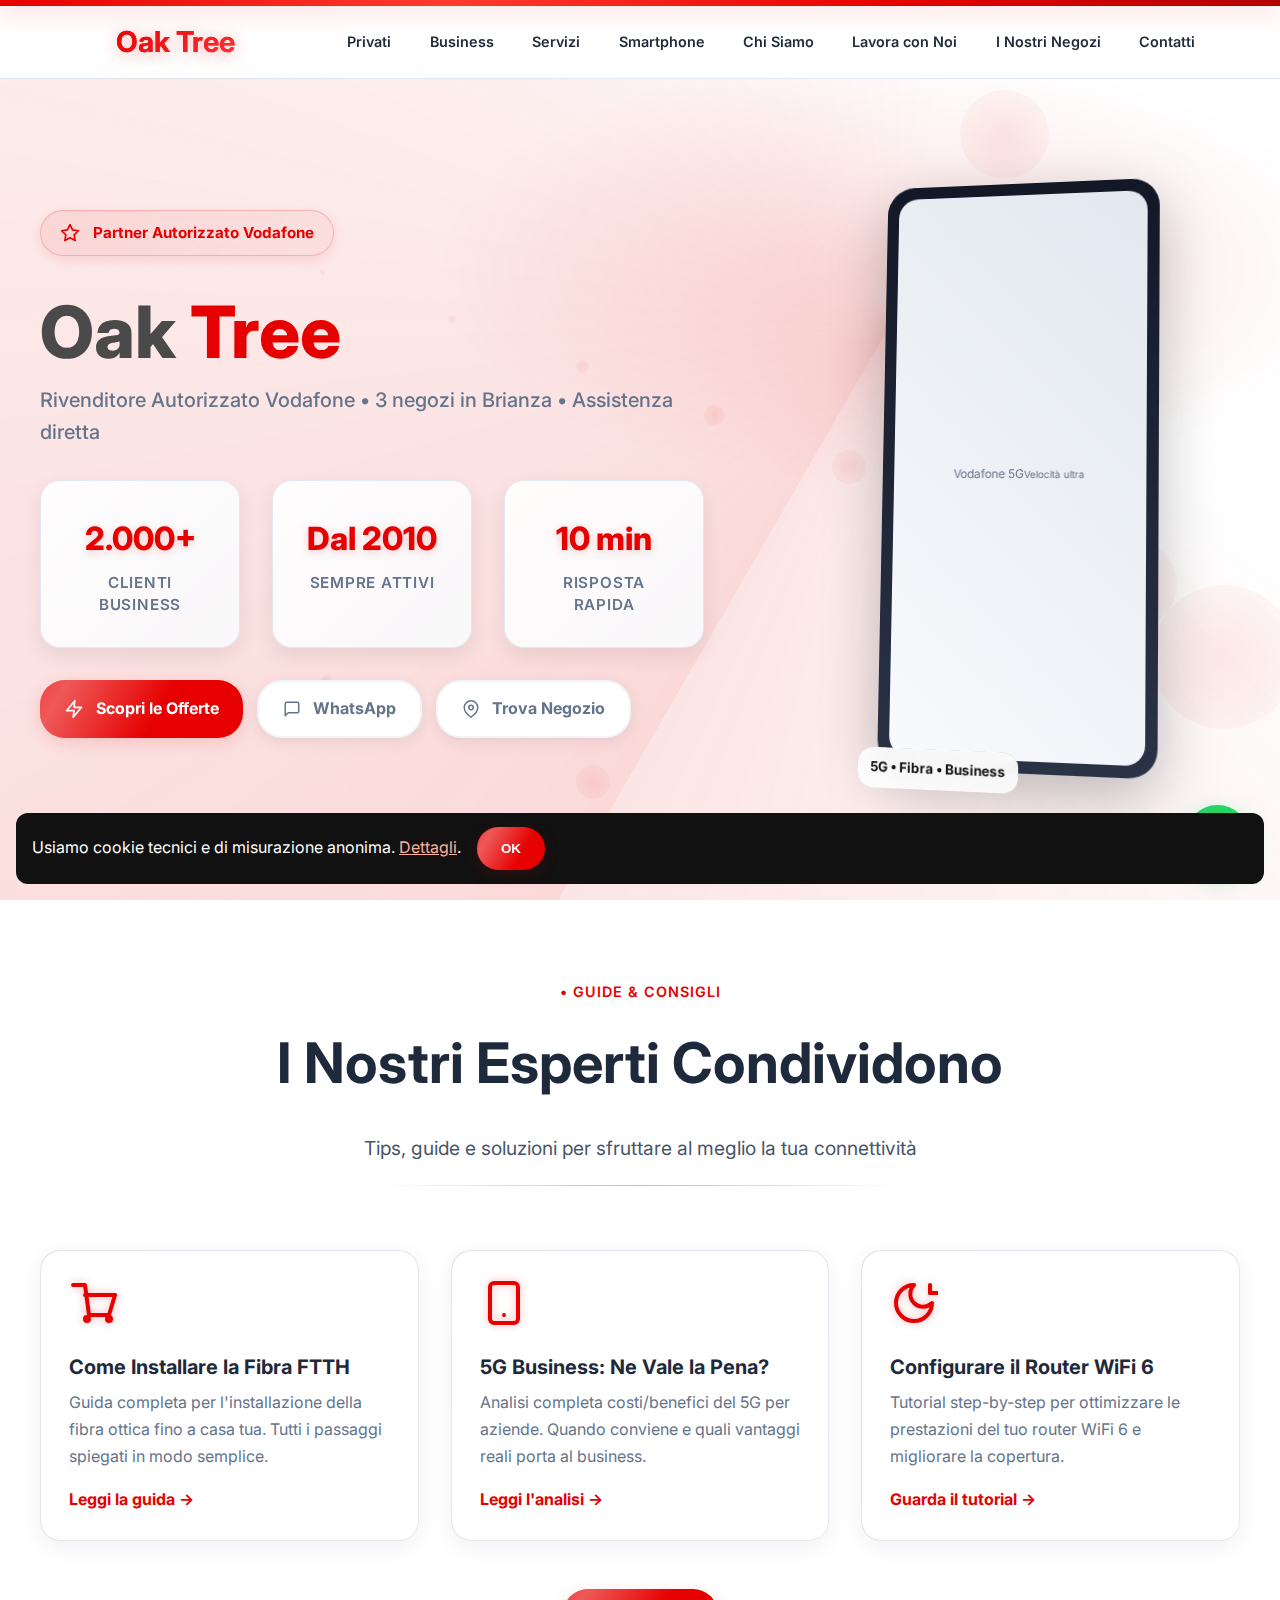
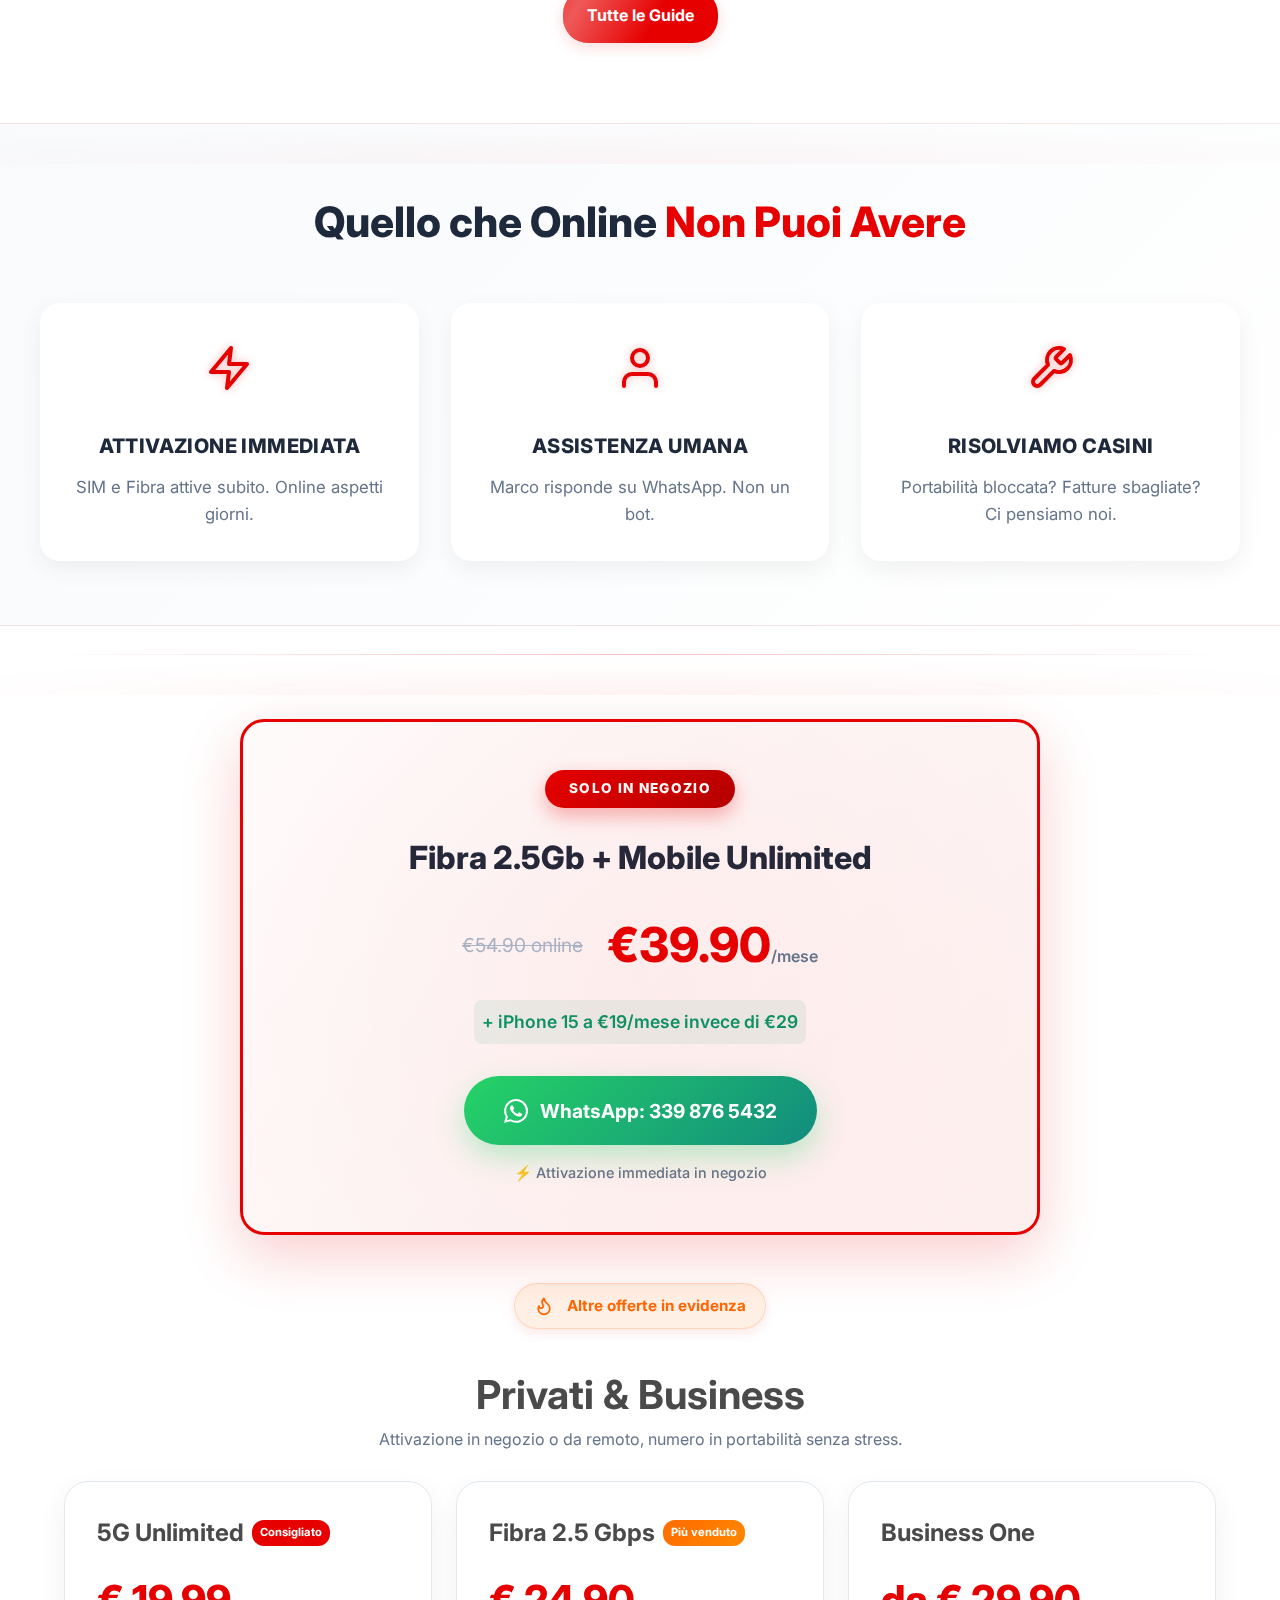
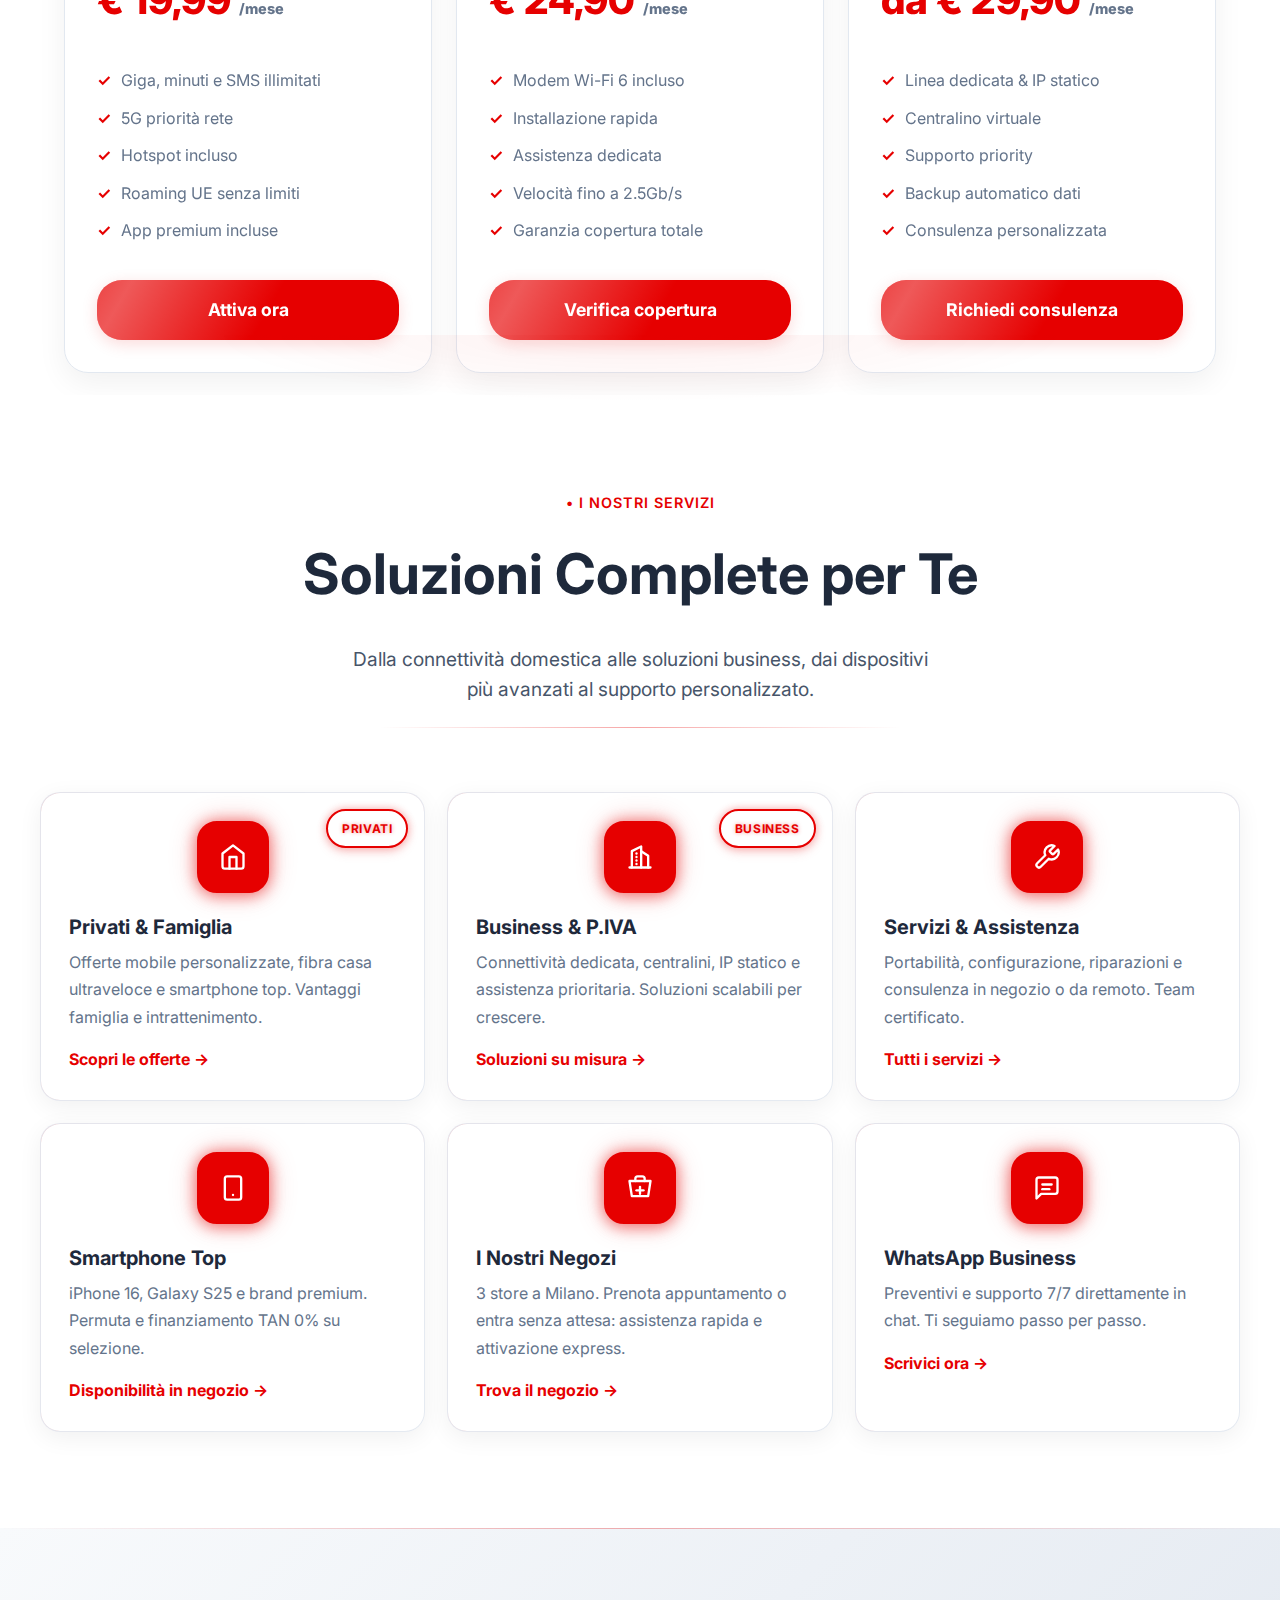
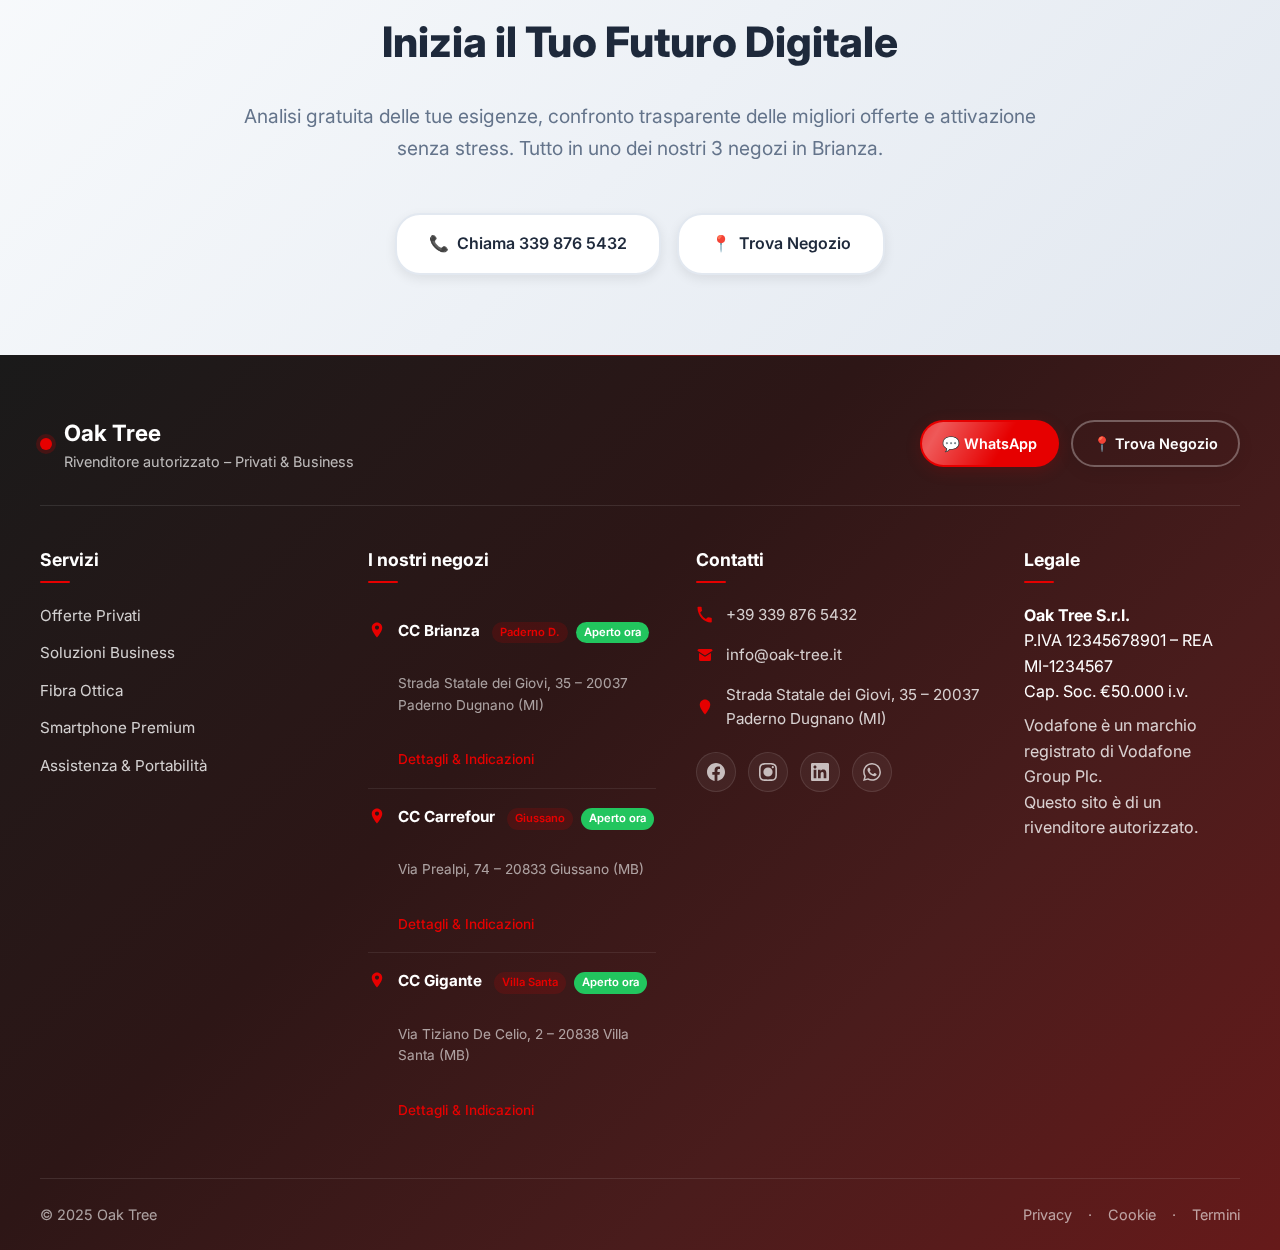
<file: index.html>
<!DOCTYPE html>
<html lang="it">
<head>
  <meta charset="UTF-8">
  <meta name="viewport" content="width=device-width, initial-scale=1">
  <title>Oak Tree – Rivenditore Autorizzato Vodafone | Offerte 2025</title>
  <meta name="description" content="Oak Tree - Rivenditore autorizzato Vodafone in Lombardia. Offerte per privati e business, 5G, fibra, smartphone e assistenza dedicata. Prenota in negozio o via WhatsApp.">
  <meta name="robots" content="index,follow,max-image-preview:large">
  <link rel="canonical" href="https://oak-tree.com">

  <!-- Open Graph / Twitter -->
  <meta property="og:site_name" content="Oak Tree">
  <meta property="og:type" content="website">
  <meta property="og:title" content="Oak Tree – Rivenditore Autorizzato Vodafone">
  <meta property="og:description" content="5G, Fibra, smartphone top e assistenza premium. Prenota ora.">
  <meta property="og:url" content="https://oak-tree.com">
  <meta property="og:image" content="https://via.placeholder.com/1200x630/e60000/ffffff?text=Oak+Tree">
  <meta name="twitter:card" content="summary_large_image">

  <!-- Icons / PWA basics -->
  <link rel="icon" type="image/x-icon" href="[data-uri]">
  <meta name="theme-color" content="#e60000">

  <!-- Fonts: preconnect + swap -->
  <link rel="preconnect" href="https://fonts.googleapis.com" crossorigin>
  <link rel="preconnect" href="https://fonts.gstatic.com" crossorigin>
  <link rel="stylesheet" href="https://fonts.googleapis.com/css2?family=Inter:wght@300;400;600;700&display=swap">

  <!-- Remove broken preload -->
  
  <style>
    /* Root variables - Vodafone Brand */
    :root{
      --vodafone-red:#e60000;
      --vodafone-dark:#4a4a4a;
      --vodafone-light:#f4f4f4;
      --vodafone-dark-red:#cc0000;
      --vodafone-white:#ffffff;
      --vodafone-black:#000000;
      --silver-gray:#f8fafc;
      --dark-gray:#1e293b;
      --medium-gray:#64748b;
      --light-gray:#e2e8f0;
      --card-radius:20px;
      --card-bd:#e2e8f0;
      --ink:#1e293b;
      --muted:#64748b;
      --ring:#ffe0e0;
      --brand:#e60000;
      --brand-dark:#b30000;
    }

    /* Reset */
    * {
      margin: 0;
      padding: 0;
      box-sizing: border-box;
    }

    body {
      font-family: 'Inter', -apple-system, BlinkMacSystemFont, sans-serif;
      line-height: 1.6;
      color: var(--vodafone-dark);
      overflow-x: hidden;
      background: var(--vodafone-white);
    }

    /* Badge Ufficiale Vodafone */
    .badge-ufficiale {
      background: var(--vodafone-red);
      color: white;
      padding: 8px 16px;
      border-radius: 20px;
      display: inline-flex;
      align-items: center;
      gap: 8px;
      font-weight: 700;
      font-size: 0.95rem;
      margin-bottom: 1.5rem;
      box-shadow: 0 4px 12px rgba(230,0,0,.2);
    }
    
    .badge-ufficiale svg{
      width:20px;
      height:20px;
      color:white;
    }

    /* CTA Primary con design pulito e puntini */
    .cta-primary {
      background:#fff;
      color:#e60000;
      padding:14px 28px;
      border:2px solid #e60000;
      border-radius:25px;
      font-weight:700;
      cursor:pointer;
      text-decoration:none;
      display:inline-flex;
      align-items:center;
      gap:0.75rem;
      font-size:1.1rem;
      transition:all 0.3s cubic-bezier(0.4, 0, 0.2, 1);
      box-shadow:0 4px 16px rgba(230,0,0,.15);
      position:relative;
      overflow:hidden;
    }
    
    /* Puntini rossi all'interno del bottone */
    .cta-primary::before{
      content:"";
      position:absolute;
      top:0;
      right:0;
      width:60px;
      height:100%;
      background:
        radial-gradient(circle at 15px 15px, rgba(230,0,0,.15) 2px, transparent 3px),
        radial-gradient(circle at 35px 20px, rgba(230,0,0,.10) 1.5px, transparent 2.5px),
        radial-gradient(circle at 25px 35px, rgba(230,0,0,.12) 2px, transparent 3px),
        radial-gradient(circle at 45px 30px, rgba(230,0,0,.08) 1px, transparent 2px);
      background-size:50px 50px;
      opacity:0;
      transition:opacity .3s ease;
      pointer-events:none;
    }

    .cta-primary:hover {
      background:#e60000;
      color:#fff;
      transform:translateY(-2px);
      box-shadow:0 8px 25px rgba(230,0,0,.25);
    }
    
    .cta-primary:hover::before{
      opacity:0.6;
    }

    .cta-primary:active {
      transform:translateY(0);
      box-shadow:0 4px 12px rgba(230,0,0,.2);
    }

    /* WhatsApp CTA Variant */
    .cta-primary.whatsapp {
      background: linear-gradient(135deg, #25d366, #128c7e);
      box-shadow: 0 8px 20px rgba(37,211,102,.3);
    }

    .cta-primary.whatsapp:hover {
      background: linear-gradient(135deg, #128c7e, #25d366);
      box-shadow: 0 10px 25px rgba(37,211,102,.4);
    }

    /* Card base - Bordo gradient/subtle */
    .card{
      position:relative;
      border:1px solid rgba(226,232,240,.9);
      background:
        linear-gradient(#fff,#fff) padding-box,
        linear-gradient(135deg, rgba(230,0,0,.25), rgba(230,0,0,0)) border-box;
      border-radius:var(--card-radius);
      padding:28px;
      box-shadow:0 6px 24px rgba(0,0,0,.06);
      transition:all .3s cubic-bezier(0.4, 0, 0.2, 1);
      overflow:hidden;
      isolation:isolate;
    }

    /* Hover pulito e tech */
    .card:hover{
      outline:0;
      transform: translateY(-6px);
      box-shadow:0 18px 46px rgba(230,0,0,.16);
    }

    /* Icon ring con icone SVG semplici */
    .icon-ring{
      width:72px;
      height:72px;
      border-radius:20px;
      display:grid;
      place-items:center;
      background:#e60000;
      border:2px solid #e60000;
      box-shadow:
        0 0 15px rgba(230,0,0,.4),
        0 0 30px rgba(230,0,0,.2),
        0 4px 16px rgba(230,0,0,.25);
      font-size:24px;
      color:#fff;
      margin:0 auto 18px;
      transition:all .3s ease;
      position:relative;
      overflow:visible;
    }
    
    /* Icone SVG semplici */
    .icon-ring svg{
      width:28px;
      height:28px;
      stroke:#fff;
      fill:none;
      stroke-width:2;
      stroke-linecap:round;
      stroke-linejoin:round;
    }
    
    /* Effetto neon più intenso al hover */
    .card:hover .icon-ring{
      background:#ff1a1a;
      border-color:#ff1a1a;
      transform:scale(1.05);
      box-shadow:
        0 0 20px rgba(255,26,26,.6),
        0 0 40px rgba(255,26,26,.3),
        0 0 60px rgba(255,26,26,.15),
        0 8px 24px rgba(230,0,0,.4);
    }
    
    /* Puntini piccoli e marcati intorno al cerchio */
    .icon-ring::before{
      content:"";
      position:absolute;
      inset:-10px;
      background:
        radial-gradient(circle at 10px 20px, rgba(230,0,0,.8) 1.5px, transparent 2px),
        radial-gradient(circle at 30px 8px, rgba(230,0,0,.6) 1px, transparent 1.5px),
        radial-gradient(circle at 50px 15px, rgba(230,0,0,.9) 2px, transparent 2.5px),
        radial-gradient(circle at 70px 30px, rgba(230,0,0,.5) 1px, transparent 1.5px),
        radial-gradient(circle at 80px 50px, rgba(230,0,0,.7) 1.5px, transparent 2px),
        radial-gradient(circle at 70px 70px, rgba(230,0,0,.6) 1px, transparent 1.5px),
        radial-gradient(circle at 50px 80px, rgba(230,0,0,.8) 2px, transparent 2.5px),
        radial-gradient(circle at 30px 75px, rgba(230,0,0,.5) 1px, transparent 1.5px),
        radial-gradient(circle at 10px 60px, rgba(230,0,0,.7) 1.5px, transparent 2px),
        radial-gradient(circle at 5px 40px, rgba(230,0,0,.6) 1px, transparent 1.5px);
      background-size:90px 90px;
      opacity:0;
      transition:opacity .3s ease;
      border-radius:24px;
      pointer-events:none;
    }
    
    .card:hover .icon-ring::before{
      opacity:1;
    }

    /* Titoli/para coerenti */
    .card h3{
      font-size:1.25rem;
      color:var(--ink);
      margin:8px 0 6px;
    }
    
    .card p{
      color:var(--muted);
      line-height:1.7;
    }

    /* Azione */
    .card .card-cta{
      margin-top:16px;
      display:inline-flex;
      align-items:center;
      gap:.5rem;
      font-weight:700;
      color:#e60000;
      text-decoration:none;
    }
    
    .card .card-cta:hover{
      text-decoration:underline;
    }

    /* Badge angolo - Scritta rossa neon, sfondo bianco, contorno rosso */
    .card .ribbon{
      position:absolute;
      top:16px;
      right:16px;
      font-size:.75rem;
      font-weight:700;
      text-transform:uppercase;
      letter-spacing:0.05em;
      padding:8px 14px;
      border-radius:20px;
      color:#e60000;
      background:#fff;
      border:2px solid #e60000;
      box-shadow:
        0 0 8px rgba(230,0,0,.3),
        0 4px 12px rgba(230,0,0,.15);
      text-shadow:0 0 4px rgba(230,0,0,.4);
    }

    /* Section divider */
    .section-divider{
      max-width:1200px;
      margin:28px auto 0;
      height:1px;
      background:linear-gradient(90deg,transparent, rgba(230,0,0,.25), transparent);
    }

    /* Grid generica */
    .grid{
      display:grid;
      gap:22px;
      grid-template-columns: repeat(12, minmax(0,1fr));
    }
    
    .grid-3 > *{
      grid-column: span 4;
    }
    
    @media (max-width:1024px){
      .grid-3 > *{
        grid-column: span 6;
      }
    }
    
    @media (max-width:640px){
      .grid-3 > *{
        grid-column: span 12;
      }
    }

    /* Deal/piano */
    .plan{
      border-radius:24px;
      padding:32px;
      background:#fff;
      border:1px solid var(--card-bd);
      box-shadow:0 10px 30px rgba(0,0,0,.06);
      transition:.25s ease;
      position:relative;
      min-height:420px;
      display:flex;
      flex-direction:column;
    }
    
    .plan::before{
      content:"";
      position:absolute;
      inset:-1px;
      border-radius:inherit;
      background:linear-gradient(135deg, rgba(230,0,0,.15), transparent 50%);
      opacity:0;
      transition:opacity .3s ease;
      pointer-events:none;
      z-index:-1;
    }
    
    .plan:hover{
      transform:translateY(-5px);
      box-shadow:0 16px 44px rgba(230,0,0,.16);
      border-color:rgba(230,0,0,.25);
    }
    
    .plan:hover::before{
      opacity:1;
    }
    
    .plan h3{
      display:flex;
      align-items:center;
      gap:.5rem;
      font-size:1.5rem;
      margin-bottom:1rem;
    }
    
    /* Deal/piano variations */
    .plan.plan-recommended h3::after{
      content:"Consigliato";
      background:#e60000;
      color:#fff;
      font-size:.7rem;
      padding:4px 8px;
      border-radius:12px;
    }
    
    .plan.plan-popular h3::after{
      content:"Più venduto";
      background:linear-gradient(135deg,#ff6b00,#ff8800);
      color:#fff;
      font-size:.7rem;
      padding:4px 8px;
      border-radius:12px;
    }
    
    .plan:not(.plan-recommended):not(.plan-popular) h3::after{
      display:none;
    }
    
    .plan + .plan{
      position:relative;
    }
    
    .plan + .plan::before{
      content:"";
      position:absolute;
      left:0;
      right:0;
      top:-9px;
      height:1px;
      background:linear-gradient(90deg, transparent, #e2e8f0, transparent);
    }
    
    .plan .price{
      font-size:2.5rem;
      font-weight:800;
      color:#e60000;
      margin-bottom:1.5rem;
    }
    
    .plan ul{
      margin:0 0 auto 0;
      padding:0;
      list-style:none;
      color:var(--muted);
      flex-grow:1;
    }
    
    .plan ul li{
      margin:12px 0;
      position:relative;
      padding-left:24px;
      font-size:1rem;
      line-height:1.6;
    }

    .plan ul li::before{
      content:"✓";
      position:absolute;
      left:0;
      color:#e60000;
      font-weight:bold;
    }
    
    .plan .btn{
      margin-top:24px;
      align-self:stretch;
      justify-content:center;
      padding:16px 24px;
      font-size:1.1rem;
    }

    /* Navigation */
    .brand-ribbon{
      position:fixed;
      inset:0 0 auto 0;
      height:6px;
      z-index:1200;
      background: linear-gradient(90deg,#e60000 0%, #ff3b30 35%, #e60000 70%, #b30000 100%);
      box-shadow:0 6px 20px rgba(230,0,0,.25);
    }
    
    .navbar{
      position:fixed;
      top:6px;
      width:100%;
      background:rgba(255,255,255,.95);
      backdrop-filter:blur(20px);
      z-index:1000;
      transition:all 0.3s cubic-bezier(0.4, 0, 0.2, 1);
      border-bottom:1px solid var(--card-bd);
    }
    
    .navbar.scrolled{
      background:rgba(255,255,255,.98);
      box-shadow:0 8px 24px rgba(0,0,0,.06);
    }

    .nav-container{
      max-width:1200px;
      margin:0 auto;
      display:flex;
      justify-content:space-between;
      align-items:center;
      padding:0.8rem 2rem;
      gap:2rem;
    }

    .logo{
      font-size:1.8rem;
      font-weight:700;
      background:linear-gradient(135deg, #e60000, #ff3333);
      -webkit-background-clip:text;
      -webkit-text-fill-color:transparent;
      background-clip:text;
      text-decoration:none;
      display:flex;
      align-items:center;
      gap:0.5rem;
      filter:drop-shadow(0 2px 8px rgba(230,0,0,.3));
      transition:all 0.3s ease;
      flex-shrink:0;
    }

    .nav-menu{
      display:flex;
      list-style:none;
      gap:0.8rem;
      align-items:center;
      margin:0;
      padding:0;
      flex-wrap:wrap;
    }

    .nav-link{
      text-decoration:none;
      color:#1e293b;
      font-weight:600;
      position:relative;
      transition:all 0.3s ease;
      padding:0.6rem 0.8rem;
      border-radius:8px;
      font-size:0.9rem;
      white-space:nowrap;
      background-image: linear-gradient(#e60000,#e60000);
      background-repeat: no-repeat;
      background-size: 0% 2px;
      background-position: 50% 100%;
    }

    .nav-link:hover{
      color:#e60000;
      transform:translateY(-1px);
      background-size: 80% 2px;
      background-color:rgba(230,0,0,0.05);
    }

    /* Mobile menu */
    .mobile-menu-btn{
      display:none;
      flex-direction:column;
      cursor:pointer;
      padding:0.5rem;
      z-index:1001;
    }

    .hamburger-line{
      width:25px;
      height:3px;
      background:var(--vodafone-red);
      margin:3px 0;
      transition:all 0.3s ease;
      border-radius:3px;
    }

    .mobile-menu{
      display:none;
      position:fixed;
      top:80px;
      left:0;
      right:0;
      background:rgba(255,255,255,.98);
      backdrop-filter:blur(20px);
      border-top:1px solid var(--card-bd);
      padding:2rem;
      z-index:999;
    }

    .mobile-menu.active{
      display:block;
    }

    .mobile-nav-links{
      display:flex;
      flex-direction:column;
      gap:1rem;
    }

    .mobile-nav-links .nav-link{
      padding:1rem;
      text-align:center;
      border:1px solid var(--card-bd);
      border-radius:12px;
      background:#fff;
      color:#1e293b;
      font-weight:600;
    }

    .mobile-nav-links .nav-link:hover{
      background:#fef2f2;
      border-color:#e60000;
      color:#e60000;
    }

    /* Hero with Fibonacci circles */
    .mesh-bg{
      position:fixed;
      inset:0;
      z-index:-1;
      background:
        radial-gradient(60% 40% at 70% 30%, rgba(230,0,0,.12), transparent 60%),
        conic-gradient(from 210deg at 70% 35%, rgba(230,0,0,.15), transparent 45% 75%, rgba(230,0,0,.10));
    }

    .mesh-bg::after{
      content:"";
      position:absolute;
      inset:0;
      pointer-events:none;
      background-image: url("data:image/svg+xml;utf8,<svg xmlns='http://www.w3.org/2000/svg' width='140' height='140' viewBox='0 0 140 140'><filter id='n'><feTurbulence baseFrequency='0.8' numOctaves='2' stitchTiles='stitch'/><feColorMatrix type='saturate' values='0'/><feComponentTransfer><feFuncA type='table' tableValues='0 .02'/></feComponentTransfer></filter><rect width='100%' height='100%' filter='url(%23n)'/></svg>");
      opacity:.7;
      mix-blend-mode:soft-light;
    }

    .fibonacci-circles{
      position:absolute;
      inset:0;
      pointer-events:none;
      overflow:hidden;
    }

    .fib-circle{
      position:absolute;
      border-radius:50%;
      background:radial-gradient(circle, rgba(230,0,0,.08), rgba(230,0,0,.02));
      animation:fibFloat 8s ease-in-out infinite;
      filter:blur(0.5px);
    }

    .fib-circle:nth-child(odd){
      animation-direction:reverse;
      animation-duration:12s;
    }

    .fib-circle:nth-child(3n){
      animation-delay:-2s;
    }

    .fib-circle:nth-child(5n){
      animation-delay:-4s;
      background:radial-gradient(circle, rgba(230,0,0,.06), rgba(230,0,0,.01));
    }

    @keyframes fibFloat{
      0%,100%{ transform:translate(0,0) scale(1); }
      25%{ transform:translate(5px,-8px) scale(1.05); }
      50%{ transform:translate(-3px,12px) scale(0.95); }
      75%{ transform:translate(8px,-5px) scale(1.02); }
    }

    .hero{
      min-height:100dvh;
      display:grid;
      place-items:center;
      padding:96px 24px 48px;
    }

    .hero-inner{
      max-width:1200px;
      display:grid;
      grid-template-columns:1fr 0.8fr;
      gap:64px;
      align-items:center;
    }

    .badge-ufficiale{
      display:inline-flex;
      gap:.8rem;
      align-items:center;
      background:linear-gradient(135deg, rgba(230,0,0,.08), rgba(230,0,0,.04));
      color:var(--vodafone-red);
      border:1px solid rgba(230,0,0,.2);
      padding:.6rem 1.2rem;
      border-radius:999px;
      font-weight:700;
      font-size:0.95rem;
      margin-bottom:1.5rem;
      box-shadow:0 4px 12px rgba(230,0,0,.1);
    }
    
    .badge-ufficiale svg{
      width:20px;
      height:20px;
      color:#e60000;
    }

    .hero h1{
      font-size:clamp(36px,7vw,72px);
      line-height:1.05;
      margin:.9rem 0;
      font-weight:800;
    }
    
    .hero-subtitle{
      font-size:clamp(18px,2.5vw,24px);
      color:#64748b;
      margin-bottom:2rem;
      font-weight:500;
    }
    
    .hero-stats{
      display:grid;
      grid-template-columns:repeat(3,1fr);
      gap:2rem;
      margin:2rem 0;
      padding-right:4rem;
    }
    
    .stat-box{
      text-align:center;
      padding:2rem 2rem;
      background:linear-gradient(135deg, rgba(255,255,255,0.9), rgba(248,250,252,0.9));
      border:1px solid #e2e8f0;
      border-radius:20px;
      box-shadow:0 8px 20px rgba(0,0,0,.08);
      transition:all 0.3s ease;
      position:relative;
      overflow:hidden;
      min-width:200px;
    }

    .stat-box::before{
      content:"";
      position:absolute;
      top:0;
      right:0;
      width:60px;
      height:60px;
      background:
        radial-gradient(circle at 12px 12px, rgba(230,0,0,.08) 2px, transparent 3px),
        radial-gradient(circle at 28px 16px, rgba(230,0,0,.05) 1.5px, transparent 2.5px),
        radial-gradient(circle at 20px 28px, rgba(230,0,0,.10) 2px, transparent 3px),
        radial-gradient(circle at 36px 24px, rgba(230,0,0,.06) 1px, transparent 2px);
      background-size:40px 40px;
      opacity:0;
      transition:opacity 0.4s ease;
      pointer-events:none;
    }

    .stat-box:hover{
      transform:translateY(-4px);
      box-shadow:0 12px 32px rgba(230,0,0,.12);
      border-color:#e60000;
    }

    .stat-box:hover::before{
      opacity:1;
    }
    
    .stat-number{
      display:block;
      font-size:2rem;
      font-weight:800;
      color:#e60000;
      margin-bottom:0.5rem;
      filter:drop-shadow(0 2px 4px rgba(230,0,0,.2));
    }
    
    .stat-label{
      display:block;
      font-size:0.95rem;
      color:#64748b;
      text-transform:uppercase;
      letter-spacing:0.05em;
      font-weight:600;
      line-height:1.4;
    }

    .hero p{
      font-size:clamp(16px,2.3vw,20px);
      color:var(--muted);
      max-width:52ch;
    }

    .cta-row{
      display:flex;
      flex-wrap:wrap;
      gap:14px;
      margin-top:28px;
    }

    /* Buttons con design pulito moderno */
    .btn{
      border-radius:25px;
      padding:14px 24px;
      font-weight:700;
      text-decoration:none;
      display:inline-flex;
      align-items:center;
      gap:.75rem;
      transition:all 0.3s cubic-bezier(0.4, 0, 0.2, 1);
      position:relative;
      overflow:hidden;
    }

    .btn-primary{
      position:relative;
      overflow:hidden;
      background:#e60000;
      color:#fff;
      border:0;
      box-shadow:0 4px 16px rgba(230,0,0,.15);
    }
    
    .btn-primary::after{
      content:"";
      position:absolute;
      inset:-100% -60%;
      background:linear-gradient(120deg, transparent 30%, rgba(255,255,255,.35) 50%, transparent 70%);
      transform:translateX(-20%);
    }
    
    .btn-primary:hover::after{
      animation:shine .9s ease;
    }
    
    @keyframes shine{
      to{ transform:translateX(120%); }
    }
    
    .btn-primary:active{
      transform: translateY(-1px);
      box-shadow:0 4px 12px rgba(230,0,0,.2);
    }

    .btn-ghost{
      background:#fff;
      border:2px solid #f1f5f9;
      color:#64748b;
      box-shadow:0 4px 16px rgba(0,0,0,.08);
    }

    .btn-ghost:hover{
      border-color:#e60000;
      color:#e60000;
      transform:translateY(-2px);
      box-shadow:0 8px 20px rgba(230,0,0,.15);
    }
    
    .btn-ghost:active{
      transform: translateY(-1px);
      box-shadow:0 4px 12px rgba(0,0,0,.1);
    }

    /* Phone mockup */
    .mock{
      position:relative;
      transform:perspective(1200px) rotateY(-10deg) rotateX(4deg);
      will-change:transform;
    }

    .phone{
      width:min(280px, 70vw);
      aspect-ratio:9/19;
      border-radius:28px;
      padding:12px;
      background:linear-gradient(180deg,#121826,#2a3346);
      box-shadow:0 20px 60px rgba(0,0,0,.25);
    }

    .screen{
      border-radius:20px;
      overflow:hidden;
      background:#fff;
      height:100%;
      background-image: linear-gradient(45deg, #f8fafc, #e2e8f0);
      display: flex;
      align-items: center;
      justify-content: center;
      color: #64748b;
      font-size: 12px;
      text-align: center;
      padding: 16px;
    }

    .glass-card{
      position:absolute;
      inset:auto auto -20px -20px;
      background:rgba(255,255,255,0.9);
      backdrop-filter:blur(16px);
      border:1px solid rgba(255,255,255,.25);
      border-radius:16px;
      padding:8px 12px;
      font-weight:700;
      color:#111;
      font-size:0.85rem;
    }

    /* Why Local Section */
    .why-local{
      background:linear-gradient(135deg, #f8fafc 0%, #ffffff 100%);
      padding:4rem 2rem;
      position:relative;
      border-top:1px solid rgba(230,0,0,.1);
      border-bottom:1px solid rgba(230,0,0,.1);
    }
    
    .why-local::before{
      content:"";
      position:absolute;
      inset:-40px -5vw auto -5vw;
      height:80px;
      background:radial-gradient(60% 50% at 50% 100%, rgba(230,0,0,.03), transparent);
      pointer-events:none;
    }
    
    .why-local-container{
      max-width:1200px;
      margin:0 auto;
    }
    
    .why-local h2{
      font-size:clamp(28px,4vw,42px);
      text-align:center;
      margin-bottom:3rem;
      font-weight:800;
      color:#1e293b;
    }
    
    .benefits-grid{
      display:grid;
      grid-template-columns:repeat(auto-fit, minmax(300px, 1fr));
      gap:2rem;
    }
    
    .benefit-card{
      background:#fff;
      padding:2rem;
      border-radius:20px;
      border:2px solid transparent;
      box-shadow:0 8px 24px rgba(0,0,0,.06);
      transition:all .3s ease;
      text-align:center;
    }
    
    .benefit-card:hover{
      border-color:#e60000;
      transform:translateY(-4px);
      box-shadow:0 12px 32px rgba(230,0,0,.12);
    }
    
    /* Benefit icon - Rosso neon */
    .benefit-icon{
      font-size:3rem;
      margin-bottom:1rem;
      display:block;
    }
    
    .benefit-icon svg{
      width:48px;
      height:48px;
      stroke:#e60000;
      filter:drop-shadow(0 0 4px rgba(230,0,0,.3));
    }
    
    .benefit-card strong{
      display:block;
      font-size:1.25rem;
      color:#1e293b;
      margin-bottom:0.75rem;
      font-weight:800;
      text-transform:uppercase;
      letter-spacing:0.02em;
    }
    
    .benefit-card p{
      color:#64748b;
      font-size:1.05rem;
      line-height:1.6;
    }

    /* Offerta Locale Esclusiva */
    .offerta-locale{
      background:linear-gradient(135deg, #fff 0%, #fef2f2 100%);
      border:3px solid #e60000;
      border-radius:24px;
      padding:3rem;
      max-width:800px;
      margin:0 auto 3rem;
      text-align:center;
      position:relative;
      box-shadow:0 20px 60px rgba(230,0,0,.2);
      overflow:hidden;
    }
    
    .offerta-locale::before{
      content:"";
      position:absolute;
      top:-50%;
      right:-50%;
      width:200%;
      height:200%;
      background:radial-gradient(circle, rgba(230,0,0,.05) 0%, transparent 70%);
      animation:rotate 20s linear infinite;
      pointer-events:none;
    }
    
    .badge-esclusivo{
      display:inline-block;
      background:linear-gradient(135deg, #e60000, #b30000);
      color:#fff;
      padding:0.5rem 1.5rem;
      border-radius:999px;
      font-weight:800;
      font-size:0.85rem;
      letter-spacing:0.1em;
      margin-bottom:1.5rem;
      box-shadow:0 8px 20px rgba(230,0,0,.3);
      animation:pulseBadge 2s ease-in-out infinite;
    }
    
    @keyframes pulseBadge{
      0%,100%{transform:scale(1);}
      50%{transform:scale(1.05);}
    }
    
    .offerta-locale h3{
      font-size:clamp(24px,3vw,32px);
      font-weight:800;
      color:#1e293b;
      margin-bottom:1.5rem;
    }
    
    .prezzo{
      display:flex;
      justify-content:center;
      align-items:center;
      gap:1.5rem;
      margin-bottom:1rem;
    }
    
    .strike{
      font-size:1.2rem;
      color:#94a3b8;
      text-decoration:line-through;
      opacity:0.8;
    }
    
    .actual{
      font-size:3rem;
      font-weight:800;
      color:#e60000;
      position:relative;
    }
    
    .actual small{
      font-size:1rem;
      font-weight:600;
      color:#64748b;
    }
    
    .extra-deal{
      font-size:1.1rem;
      color:#059669;
      font-weight:600;
      margin-bottom:2rem;
      padding:0.5rem;
      background:rgba(5,150,105,.08);
      border-radius:8px;
      display:inline-block;
    }
    
    .cta-wrapper{
      display:flex;
      flex-direction:column;
      align-items:center;
      gap:1rem;
    }
    
    .cta-primary{
      background:linear-gradient(135deg, #25d366, #128c7e);
      color:#fff;
      padding:1.2rem 2.5rem;
      border:none;
      border-radius:999px;
      font-size:1.2rem;
      font-weight:700;
      text-decoration:none;
      display:inline-flex;
      align-items:center;
      gap:0.75rem;
      cursor:pointer;
      box-shadow:0 12px 30px rgba(37,211,102,.3);
      transition:all .3s ease;
    }
    
    .cta-primary:hover{
      transform:translateY(-2px) scale(1.05);
      box-shadow:0 16px 40px rgba(37,211,102,.4);
    }
    
    .cta-primary:active{
      transform:translateY(0) scale(0.98);
    }
    
    .urgency-text{
      font-size:0.9rem;
      color:#64748b;
      font-weight:500;
    }

    /* Section enhancements */
    .section-header::after{
      content:"";
      display:block;
      height:1px;
      margin:22px auto 0;
      width:min(60%,520px);
      background:linear-gradient(90deg, transparent, rgba(230,0,0,.35), transparent);
      filter:blur(.2px);
    }
    
    .services{
      padding:6rem 2rem;
      background:#fff;
      position:relative;
    }
    
    .services::before{
      content:"";
      position:absolute;
      inset:-60px -10vw auto -10vw;
      height:160px;
      pointer-events:none;
      background:radial-gradient(40% 60% at 50% 0%, rgba(230,0,0,.06), transparent 70%);
    }

    .services-container{
      max-width:1200px;
      margin:0 auto;
    }

    .section-header{
      text-align:center;
      margin-bottom:4rem;
    }

    .section-tag{
      font-size:0.9rem;
      font-weight:600;
      color:var(--vodafone-red);
      text-transform:uppercase;
      letter-spacing:1px;
      margin-bottom:1rem;
    }

    .section-title{
      font-size:clamp(2rem,5vw,3.5rem);
      font-weight:700;
      margin-bottom:1.5rem;
      color:var(--ink);
    }

    .section-subtitle{
      font-size:1.2rem;
      color:#475569;
      max-width:600px;
      margin:0 auto;
    }

    /* Marquee */
    .marquee{
      -webkit-overflow-scrolling:touch;
      scrollbar-width:none;
      -ms-overflow-style:none;
    }

    .marquee::-webkit-scrollbar{
      display:none;
    }

    /* CTA Section aggiornata */
    .cta-section{
      background: linear-gradient(135deg, #f8fafc 0%, #e2e8f0 100%);
      padding:5rem 2rem;
      position:relative;
      overflow:hidden;
    }

    .cta-section::before{
      content:"";
      position:absolute;
      inset:0 0 auto 0;
      height:1px;
      background:linear-gradient(90deg, transparent, rgba(230,0,0,.3), transparent);
    }

    .cta-container{
      max-width:800px;
      margin:0 auto;
      text-align:center;
    }

    .cta-title{
      font-size:clamp(28px,4vw,42px);
      font-weight:800;
      color:#1e293b;
      margin-bottom:1.5rem;
    }

    .cta-subtitle{
      font-size:1.2rem;
      color:#64748b;
      margin-bottom:3rem;
      line-height:1.7;
    }

    .cta-buttons{
      display:flex;
      flex-wrap:wrap;
      gap:1rem;
      justify-content:center;
    }

    .btn-white{
      background:#fff;
      border:2px solid #e2e8f0;
      color:#1e293b;
      padding:1rem 2rem;
      border-radius:25px;
      text-decoration:none;
      font-weight:600;
      display:inline-flex;
      align-items:center;
      gap:0.5rem;
      transition:all .3s ease;
      box-shadow:0 4px 12px rgba(0,0,0,.08);
    }

    .btn-white:hover{
      border-color:#e60000;
      color:#e60000;
      transform:translateY(-2px);
      box-shadow:0 8px 20px rgba(230,0,0,.15);
    }

    /* ===== FOOTER CLEAN v3 (Ispirato OttimoPiano) ===== */
    .site-footer{
      position:relative;
      background: linear-gradient(135deg, #1a1a1a 0%, #2d1616 40%, #4a1c1c 70%, #661a1a 100%);
      color:#fff;
      padding:60px 24px 24px;
      overflow:hidden;
    }

    /* Gradiente sottile top */
    .site-footer::before{
      content:"";
      position:absolute;
      inset:0 0 auto 0;
      height:1px;
      background:linear-gradient(90deg, transparent, rgba(230,0,0,.4), transparent);
    }

    .footer-inner{ 
      max-width:1200px; 
      margin:0 auto; 
      position:relative; 
      z-index:3; 
    }

    /* Header pulito */
    .footer-head{
      display:flex; 
      gap:18px; 
      align-items:center; 
      justify-content:space-between; 
      flex-wrap:wrap;
      padding-bottom:32px; 
      margin-bottom:40px;
      border-bottom:1px solid rgba(255,255,255,.1);
    }

    .brand-lockup{ 
      display:flex; 
      gap:12px; 
      align-items:center; 
    }

    .brand-dot{
      width:12px; 
      height:12px; 
      border-radius:50%;
      background:#e60000;
      box-shadow:0 0 0 4px rgba(230,0,0,.2);
    }

    .brand-title{ 
      font-size:1.4rem;
      font-weight:700; 
      color:#fff;
    }

    .brand-sub{ 
      color:rgba(255,255,255,.7); 
      font-size:.9rem; 
    }

    /* CTA buttons clean */
    .footer-cta{ 
      display:flex; 
      gap:12px; 
      flex-wrap:wrap; 
    }

    .footer-cta .btn{
      border-radius:25px; 
      padding:10px 20px; 
      font-weight:600; 
      font-size:0.9rem;
      text-decoration:none;
      display:inline-flex; 
      align-items:center; 
      gap:.6rem; 
      transition:.3s;
      border: 2px solid transparent;
    }

    .footer-cta .btn-primary{
      background:#e60000; 
      color:#fff;
    }

    .footer-cta .btn-primary:hover{ 
      background:#b30000;
      transform:translateY(-2px); 
    }

    .footer-cta .btn-ghost{
      background:transparent; 
      border:2px solid rgba(255,255,255,.3); 
      color:#fff;
    }

    .footer-cta .btn-ghost:hover{ 
      border-color:#e60000;
      background:rgba(230,0,0,.1);
    }

    /* Grid semplice e pulita */
    .footer-grid{
      display:grid; 
      gap:40px;
      grid-template-columns: 2fr 2fr 2fr 1.5fr;
      margin-bottom:40px;
    }

    @media (max-width:1024px){ 
      .footer-grid{
        grid-template-columns: 1fr 1fr;
        gap:32px;
      }
    }
    
    @media (max-width:640px){ 
      .footer-grid{
        grid-template-columns: 1fr;
        gap:28px;
        text-align:center;
      }
    }

    /* Colonne clean */
    .ft-block{
      position:relative;
    }

    .ft-block h4{
      font-size:1.1rem; 
      margin-bottom:20px; 
      font-weight:700; 
      color:#fff;
      position:relative;
      padding-bottom:8px;
    }

    .ft-block h4::after{
      content:"";
      position:absolute;
      bottom:0;
      left:0;
      width:30px;
      height:2px;
      background:#e60000;
      border-radius:1px;
    }

    /* Link lista pulita */
    .ft-links{ 
      list-style:none; 
      margin:0; 
      padding:0; 
    }

    .ft-links li{ 
      margin:12px 0; 
    }

    .ft-links a{
      color:rgba(255,255,255,.8); 
      text-decoration:none; 
      transition:.3s;
      font-size:0.95rem;
    }

    .ft-links a:hover{ 
      color:#e60000;
      transform:translateX(4px);
    }

    /* Store location clean */
    .store{
      display:flex;
      gap:12px; 
      align-items:flex-start;
      padding:16px 0;
      border-bottom:1px solid rgba(255,255,255,.08);
      transition:.3s;
    }

    .store:last-child{
      border-bottom:none;
    }

    .store:hover{ 
      transform:translateX(4px);
    }

    .store svg{
      width:18px;
      height:18px;
      color:#e60000;
      flex-shrink:0;
      margin-top:2px;
    }

    .store strong{
      color:#fff;
      font-size:0.95rem;
      display:block;
      margin-bottom:4px;
    }

    .store .chip{
      display:inline-block;
      font-size:.7rem; 
      font-weight:600; 
      color:#e60000; 
      background:rgba(230,0,0,.15);
      padding:2px 8px; 
      border-radius:12px; 
      margin-left:8px;
    }

    .store small{
      color:rgba(255,255,255,.6);
      font-size:0.85rem;
      display:block;
      margin-bottom:4px;
    }

    .store a{
      color:#e60000;
      text-decoration:none;
      font-size:0.85rem;
      font-weight:500;
    }

    .store a:hover{
      text-decoration:underline;
    }

    .open-badge{
      display:inline-block; 
      margin-left:8px; 
      font-size:.7rem; 
      font-weight:600;
      padding:2px 8px; 
      border-radius:12px; 
      color:#fff; 
      background:#22c55e;
    }

    .open-badge.closed{ 
      background:#ef4444;
    }

    /* Contatti clean */
    .contact-row{ 
      display:flex; 
      flex-direction:column; 
      gap:16px; 
    }

    .contact-item{ 
      display:flex; 
      gap:12px; 
      align-items:center; 
      transition:.3s; 
    }

    .contact-item:hover{ 
      transform:translateX(4px);
    }

    .contact-item svg{
      width:18px;
      height:18px;
      color:#e60000;
      flex-shrink:0;
    }

    .contact-item a, .contact-item address{ 
      color:rgba(255,255,255,.8); 
      text-decoration:none; 
      transition:.3s;
      font-size:0.95rem;
    }

    .contact-item:hover a, .contact-item:hover address{
      color:#fff;
    }

    /* Social minimal */
    .socials{ 
      display:flex; 
      gap:12px; 
      margin-top:20px; 
    }

    .socials a{
      width:40px; 
      height:40px; 
      display:flex; 
      align-items:center;
      justify-content:center;
      border-radius:50%; 
      color:rgba(255,255,255,.7); 
      text-decoration:none;
      background:rgba(255,255,255,.05);
      border:1px solid rgba(255,255,255,.1);
      transition:.3s;
    }

    .socials a:hover{ 
      background:#e60000;
      border-color:#e60000;
      color:#fff;
      transform:translateY(-2px);
    }

    .socials a svg{
      width:18px;
      height:18px;
    }

    /* Bottom bar minimal */
    .footer-bottom{
      padding-top:24px;
      border-top:1px solid rgba(255,255,255,.1);
      display:flex; 
      gap:12px; 
      align-items:center; 
      justify-content:space-between; 
      flex-wrap:wrap;
      color:rgba(255,255,255,.6); 
      font-size:.9rem;
    }

    .legal{ 
      display:flex; 
      gap:16px; 
      align-items:center; 
    }

    .legal a{ 
      color:rgba(255,255,255,.6); 
      text-decoration:none; 
      transition:.3s; 
    }

    .legal a:hover{ 
      color:#e60000;
    }

    /* Back to top button */
    .back-top{
      position: fixed;
      right: 24px;
      bottom: 24px;
      z-index: 999;
      width: 52px;
      height: 52px;
      border-radius: 50%;
      display: none;
      place-items: center;
      color: #e60000;
      text-decoration: none;
      background: rgba(255,255,255,0.95);
      backdrop-filter: blur(20px);
      border: 2px solid rgba(255,255,255,.6);
      box-shadow: 
        0 8px 25px rgba(0,0,0,.2),
        0 0 40px rgba(255,255,255,.3);
      transition: all .4s cubic-bezier(0.4, 0, 0.2, 1);
    }
    
    .back-top.show{
      display: grid;
    }

    .back-top:hover{
      transform: translateY(-4px) scale(1.1);
      background: #ffffff;
      box-shadow: 
        0 15px 40px rgba(0,0,0,.3),
        0 0 60px rgba(255,255,255,.5);
      color: #e60000;
    }
    
    .back-top svg{
      width: 24px;
      height: 24px;
      filter: drop-shadow(0 2px 4px rgba(0,0,0,.2));
    }

    /* WhatsApp Button */
    .whatsapp-btn{
      position:fixed;
      bottom:30px;
      right:30px;
      width:65px;
      height:65px;
      background:#25d366;
      border-radius:50%;
      display:flex;
      align-items:center;
      justify-content:center;
      color:white;
      text-decoration:none;
      font-size:1.8rem;
      box-shadow:0 8px 25px rgba(37,211,102,0.4);
      z-index:1000;
      transition:all 0.3s ease;
    }

    .whatsapp-btn:hover{
      transform:scale(1.15);
      box-shadow:0 15px 45px rgba(37,211,102,0.8);
    }

    /* Animations */
    @media (prefers-reduced-motion: no-preference){
      .mock{
        animation:float 6s ease-in-out infinite;
      }
      .whatsapp-btn{
        animation:whatsappPulse 3s ease-in-out infinite;
      }
    }
    
    @keyframes float{
      0%,100%{transform:translateY(0) perspective(1200px) rotateY(-10deg) rotateX(4deg)}
      50%{transform:translateY(-14px) perspective(1200px) rotateY(-6deg) rotateX(2deg)}
    }
    
    @keyframes whatsappPulse{
      0%,100%{
        transform:scale(1);
        box-shadow:0 8px 25px rgba(37,211,102,0.4);
      }
      50%{
        transform:scale(1.05);
        box-shadow:0 12px 35px rgba(37,211,102,0.6);
      }
    }

    @keyframes floatSlow{
      0%,100%{transform:translate(0,0) scale(1)}
      25%{transform:translate(10px,-10px) scale(1.05)}
      50%{transform:translate(-5px,15px) scale(0.95)}
      75%{transform:translate(15px,-5px) scale(1.02)}
    }

    @keyframes rotate{
      from{transform:rotate(0deg)}
      to{transform:rotate(360deg)}
    }

    @keyframes shimmer{
      to{background-position:-200% 0}
    }

    /* Skip link accessibility */
    .skip-link:focus{
      position:absolute;
      left:12px;
      top:12px;
      background:#fff;
      border:2px solid #e60000;
      padding:8px 12px;
      border-radius:10px;
      z-index:2000;
      text-decoration:none;
      color:#e60000;
      font-weight:600;
    }

    /* Focus styles accessibili */
    :where(a,button,[tabindex]):focus-visible{
      outline:3px solid rgba(230,0,0,.55);
      outline-offset:3px;
      border-radius:12px;
    }

    /* Responsive hero layout */
    @media (max-width:900px){
      .hero-inner{
        grid-template-columns:1fr;
        text-align:center;
        gap:32px;
      }
      .mock{
        transform:none;
        max-width:240px;
        margin:0 auto !important;
      }
      .phone{
        width:240px;
      }
    }

    @media (max-width:640px){
      .mock{
        max-width:200px;
      }
      .phone{
        width:200px;
      }
      .glass-card{
        font-size:0.75rem;
        padding:6px 10px;
        inset:auto auto -16px -16px;
      }
    }

    /* Mobile menu - responsive */
    @media (max-width:1200px){
      .nav-menu{
        gap:0.5rem;
      }
      .nav-link{
        font-size:0.85rem;
        padding:0.5rem 0.6rem;
      }
    }

    @media (max-width:1024px){
      .nav-menu{
        display:none;
      }
      .mobile-menu-btn{
        display:flex;
      }
    }
    @media (max-width:768px){
      .nav-container{
        padding:0.8rem 1rem;
        gap:1rem;
      }
      .logo{
        font-size:1.5rem;
      }
      .mobile-menu-btn.active .hamburger-line:nth-child(1){
        transform:rotate(-45deg) translate(-5px,6px);
      }
      .mobile-menu-btn.active .hamburger-line:nth-child(2){
        opacity:0;
      }
      .mobile-menu-btn.active .hamburger-line:nth-child(3){
        transform:rotate(45deg) translate(-5px,-6px);
      }
      .cta-buttons{
        flex-direction:column;
        align-items:center;
      }
      .footer-grid{
        grid-template-columns:1fr;
        text-align:center;
      }
      .whatsapp-btn{
        width:60px;
        height:60px;
        font-size:1.6rem;
        bottom:20px;
        right:20px;
      }
    }
  </style>

  <!-- JSON-LD: Organization + LocalBusiness -->
  <script type="application/ld+json">
  {
    "@context":"https://schema.org",
    "@type":"Organization",
    "name":"Oak Tree - Rivenditore Autorizzato Vodafone",
    "url":"https://github.com/username/oak-tree",
    "sameAs":["https://www.facebook.com/oaktree","https://www.instagram.com/oaktree"]
  }
  </script>
  <script type="application/ld+json">
  {
    "@context":"https://schema.org",
    "@type":"LocalBusiness",
    "name":"Oak Tree - CC Brianza Paderno Dugnano",
    "address":{"@type":"PostalAddress","streetAddress":"Strada Statale dei Giovi 35","addressLocality":"Paderno Dugnano","postalCode":"20037","addressCountry":"IT"},
    "telephone":"+39 339 876 5432",
    "openingHoursSpecification":[{"@type":"OpeningHoursSpecification","dayOfWeek":["Monday","Tuesday","Wednesday","Thursday","Friday","Saturday"],"opens":"09:30","closes":"19:30"}],
    "geo":{"@type":"GeoCoordinates","latitude":45.571,"longitude":9.162}
  }
  </script>
</head>
<body>
    <!-- Skip link for accessibility -->
    <a href="#offerte" class="skip-link" style="position:absolute;left:-9999px;">Salta ai contenuti</a>
    
    <!-- Brand ribbon -->
    <div class="brand-ribbon"></div>
    
    <!-- Mesh gradient background with Fibonacci circles -->
    <div class="mesh-bg">
        <div class="fibonacci-circles">
            <div class="fib-circle" style="width:1px;height:1px;top:10%;left:5%;"></div>
            <div class="fib-circle" style="width:1px;height:1px;top:15%;left:8%;"></div>
            <div class="fib-circle" style="width:2px;height:2px;top:20%;left:12%;"></div>
            <div class="fib-circle" style="width:3px;height:3px;top:25%;left:18%;"></div>
            <div class="fib-circle" style="width:5px;height:5px;top:30%;left:25%;"></div>
            <div class="fib-circle" style="width:8px;height:8px;top:35%;left:35%;"></div>
            <div class="fib-circle" style="width:13px;height:13px;top:40%;left:45%;"></div>
            <div class="fib-circle" style="width:21px;height:21px;top:45%;left:55%;"></div>
            <div class="fib-circle" style="width:34px;height:34px;top:50%;left:65%;"></div>
            <div class="fib-circle" style="width:55px;height:55px;top:55%;left:75%;"></div>
            <div class="fib-circle" style="width:89px;height:89px;top:60%;left:85%;"></div>
            <div class="fib-circle" style="width:144px;height:144px;top:65%;left:90%;"></div>
            
            <!-- Serie inversa per bilanciamento -->
            <div class="fib-circle" style="width:8px;height:8px;top:70%;left:15%;"></div>
            <div class="fib-circle" style="width:13px;height:13px;top:75%;left:25%;"></div>
            <div class="fib-circle" style="width:21px;height:21px;top:80%;left:35%;"></div>
            <div class="fib-circle" style="width:34px;height:34px;top:85%;left:45%;"></div>
            <div class="fib-circle" style="width:55px;height:55px;top:20%;left:85%;"></div>
            <div class="fib-circle" style="width:89px;height:89px;top:10%;left:75%;"></div>
        </div>
    </div>

    <!-- Navigation -->
    <nav class="navbar" id="navbar">
        <div class="nav-container">
            <a href="#home" class="logo">
                <span style="font-size:1.8rem;filter:drop-shadow(0 2px 8px rgba(230,0,0,.3));">🌳</span>
                <span style="background:linear-gradient(135deg, #e60000, #ff3333);-webkit-background-clip:text;-webkit-text-fill-color:transparent;background-clip:text;">Oak Tree</span>
            </a>
            
            <ul class="nav-menu" id="navMenu">
                <li><a href="#privati" class="nav-link">Privati</a></li>
                <li><a href="#business" class="nav-link">Business</a></li>
                <li><a href="#servizi" class="nav-link">Servizi</a></li>
                <li><a href="#smartphone" class="nav-link">Smartphone</a></li>
                <li><a href="#chi-siamo" class="nav-link">Chi Siamo</a></li>
                <li><a href="#lavora-con-noi" class="nav-link">Lavora con Noi</a></li>
                <li><a href="#negozi" class="nav-link">I Nostri Negozi</a></li>
                <li><a href="#contatti" class="nav-link">Contatti</a></li>
            </ul>
            
            <div class="mobile-menu-btn" id="mobileMenuBtn" aria-controls="mobileMenu" aria-expanded="false">
                <div class="hamburger-line"></div>
                <div class="hamburger-line"></div>
                <div class="hamburger-line"></div>
            </div>
        </div>
        
        <div class="mobile-menu" id="mobileMenu">
            <div class="mobile-nav-links">
                <a href="#privati" class="nav-link">Privati & Famiglia</a>
                <a href="#business" class="nav-link">Business & P.IVA</a>
                <a href="#servizi" class="nav-link">Servizi & Assistenza</a>
                <a href="#smartphone" class="nav-link">Smartphone</a>
                <a href="#chi-siamo" class="nav-link">Chi Siamo</a>
                <a href="#lavora-con-noi" class="nav-link">Lavora con Noi</a>
                <a href="#negozi" class="nav-link">I Nostri Negozi</a>
                <a href="#contatti" class="nav-link">Contatti</a>
            </div>
        </div>
    </nav>

    <!-- Hero Section -->
    <section class="hero" id="home" aria-labelledby="titolo-hero">
      <div class="hero-inner">
        <div>
          <div class="badge-ufficiale">
            <svg width="20" height="20" viewBox="0 0 24 24" fill="none" stroke="currentColor" stroke-width="2" stroke-linecap="round" stroke-linejoin="round">
              <polygon points="12,2 15.09,8.26 22,9.27 17,14.14 18.18,21.02 12,17.77 5.82,21.02 7,14.14 2,9.27 8.91,8.26"/>
            </svg>
            <span>Partner Autorizzato Vodafone</span>
          </div>
          <h1 id="titolo-hero">Oak <span style="color:#e60000">Tree</span></h1>
          <p class="hero-subtitle">Rivenditore Autorizzato Vodafone • 3 negozi in Brianza • Assistenza diretta</p>
          
          <!-- TRUST IMMEDIATO -->
          <div class="hero-stats">
            <div class="stat-box">
              <span class="stat-number">2.000+</span>
              <span class="stat-label">clienti business</span>
            </div>
            <div class="stat-box">
              <span class="stat-number">Dal 2010</span>
              <span class="stat-label">sempre attivi</span>
            </div>
            <div class="stat-box">
              <span class="stat-number">10 min</span>
              <span class="stat-label">risposta rapida</span>
            </div>
          </div>
          
          <div class="cta-row">
            <a class="btn btn-primary" href="#offerte" aria-label="Scopri le offerte Vodafone">
              <svg width="20" height="20" viewBox="0 0 24 24" fill="none" stroke="currentColor" stroke-width="2" stroke-linecap="round" stroke-linejoin="round">
                <polygon points="13,2 3,14 12,14 11,22 21,10 12,10"/>
              </svg>
              <span>Scopri le Offerte</span>
            </a>
            <a class="btn btn-ghost" href="https://wa.me/393398765432?text=Ciao!%20Vorrei%20un%20preventivo%20Vodafone." aria-label="Contattaci su WhatsApp">
              <svg width="18" height="18" viewBox="0 0 24 24" fill="none" stroke="currentColor" stroke-width="2" stroke-linecap="round" stroke-linejoin="round">
                <path d="M21 15a2 2 0 0 1-2 2H7l-4 4V5a2 2 0 0 1 2-2h14a2 2 0 0 1 2 2z"/>
              </svg>
              WhatsApp
            </a>
            <a class="btn btn-ghost" href="#negozi" aria-label="Trova il negozio più vicino">
              <svg width="18" height="18" viewBox="0 0 24 24" fill="none" stroke="currentColor" stroke-width="2" stroke-linecap="round" stroke-linejoin="round">
                <path d="M21 10c0 7-9 13-9 13s-9-6-9-13a9 9 0 0 1 18 0z"/>
                <circle cx="12" cy="10" r="3"/>
              </svg>
              Trova Negozio
            </a>
          </div>
        </div>

        <!-- Visual -->
        <div class="mock" aria-hidden="true" style="margin-left:auto; margin-right:0;">
          <div class="phone">
            <div class="screen">
              Vodafone 5G<br>
              <small>Velocità ultra</small>
            </div>
          </div>
          <div class="glass-card">5G • Fibra • Business</div>
        </div>
      </div>
    </section>

    <!-- Blog Preview Section -->
    <section class="blog-preview" style="background: #fff; padding: 5rem 2rem; position: relative;">
        <div class="services-container">
            <div class="section-header">
                <div class="section-tag">• GUIDE & CONSIGLI</div>
                <h2 class="section-title">I Nostri Esperti Condividono</h2>
                <p class="section-subtitle">Tips, guide e soluzioni per sfruttare al meglio la tua connettività</p>
            </div>

            <div style="display: grid; grid-template-columns: repeat(auto-fit, minmax(300px, 1fr)); gap: 2rem; margin-top: 3rem;">
                <article class="card">
                    <div style="margin-bottom: 1rem;">
                        <svg width="48" height="48" viewBox="0 0 24 24" fill="none" stroke="#e60000" stroke-width="2" stroke-linecap="round" stroke-linejoin="round" style="filter:drop-shadow(0 0 4px rgba(230,0,0,.3));">
                            <path d="M2 3h6l2 15h10l3-10H8"/>
                            <circle cx="9" cy="20" r="1"/>
                            <circle cx="20" cy="20" r="1"/>
                        </svg>
                    </div>
                    <h3>Come Installare la Fibra FTTH</h3>
                    <p>Guida completa per l'installazione della fibra ottica fino a casa tua. Tutti i passaggi spiegati in modo semplice.</p>
                    <a href="#blog-fibra" class="card-cta">Leggi la guida →</a>
                </article>

                <article class="card">
                    <div style="margin-bottom: 1rem;">
                        <svg width="48" height="48" viewBox="0 0 24 24" fill="none" stroke="#e60000" stroke-width="2" stroke-linecap="round" stroke-linejoin="round" style="filter:drop-shadow(0 0 4px rgba(230,0,0,.3));">
                            <rect width="14" height="20" x="5" y="2" rx="2" ry="2"/>
                            <path d="M12 18h.01"/>
                        </svg>
                    </div>
                    <h3>5G Business: Ne Vale la Pena?</h3>
                    <p>Analisi completa costi/benefici del 5G per aziende. Quando conviene e quali vantaggi reali porta al business.</p>
                    <a href="#blog-5g" class="card-cta">Leggi l'analisi →</a>
                </article>

                <article class="card">
                    <div style="margin-bottom: 1rem;">
                        <svg width="48" height="48" viewBox="0 0 24 24" fill="none" stroke="#e60000" stroke-width="2" stroke-linecap="round" stroke-linejoin="round" style="filter:drop-shadow(0 0 4px rgba(230,0,0,.3));">
                            <path d="M12 3a6.364 6.364 0 0 0 9 9 9 9 0 1 1-9-9Z"/>
                            <path d="M20 3v4"/>
                            <path d="M20 7h4"/>
                        </svg>
                    </div>
                    <h3>Configurare il Router WiFi 6</h3>
                    <p>Tutorial step-by-step per ottimizzare le prestazioni del tuo router WiFi 6 e migliorare la copertura.</p>
                    <a href="#blog-wifi6" class="card-cta">Guarda il tutorial →</a>
                </article>
            </div>

            <div style="text-align: center; margin-top: 3rem;">
                <a href="#blog" class="btn btn-primary">Tutte le Guide</a>
            </div>
        </div>
    </section>

    <!-- Section Why Local -->
    <section class="why-local">
      <div class="why-local-container">
        <h2>Quello che Online <span style="color:#e60000">Non Puoi Avere</span></h2>
        <div class="benefits-grid">
          <div class="benefit-card">
            <div class="benefit-icon">
              <svg width="48" height="48" viewBox="0 0 24 24" fill="none" stroke="#64748b" stroke-width="2" stroke-linecap="round" stroke-linejoin="round">
                <polygon points="13,2 3,14 12,14 11,22 21,10 12,10"/>
              </svg>
            </div>
            <strong>Attivazione IMMEDIATA</strong>
            <p>SIM e Fibra attive subito. Online aspetti giorni.</p>
          </div>
          <div class="benefit-card">
            <div class="benefit-icon">
              <svg width="48" height="48" viewBox="0 0 24 24" fill="none" stroke="#64748b" stroke-width="2" stroke-linecap="round" stroke-linejoin="round">
                <path d="M20 21v-2a4 4 0 0 0-4-4H8a4 4 0 0 0-4 4v2"/>
                <circle cx="12" cy="7" r="4"/>
              </svg>
            </div>
            <strong>Assistenza UMANA</strong>
            <p>Marco risponde su WhatsApp. Non un bot.</p>
          </div>
          <div class="benefit-card">
            <div class="benefit-icon">
              <svg width="48" height="48" viewBox="0 0 24 24" fill="none" stroke="#64748b" stroke-width="2" stroke-linecap="round" stroke-linejoin="round">
                <path d="M14.7 6.3a1 1 0 0 0 0 1.4l1.6 1.6a1 1 0 0 0 1.4 0l3.77-3.77a6 6 0 0 1-7.94 7.94l-6.91 6.91a2.12 2.12 0 0 1-3-3l6.91-6.91a6 6 0 0 1 7.94-7.94l-3.76 3.76z"/>
              </svg>
            </div>
            <strong>Risolviamo CASINI</strong>
            <p>Portabilità bloccata? Fatture sbagliate? Ci pensiamo noi.</p>
          </div>
        </div>
      </div>
    </section>

    <!-- Section Divider -->
    <div class="section-divider" aria-hidden="true"></div>

    <!-- Offerte Section -->
    <section id="offerte" style="padding:64px 24px 16px;max-width:1200px;margin-inline:auto;position:relative">
      <!-- Subtle glow top -->
      <div style="position:absolute;inset:-40px -5vw auto -5vw;height:80px;background:radial-gradient(60% 50% at 50% 100%, rgba(230,0,0,.04), transparent);pointer-events:none" aria-hidden="true"></div>
      
      <!-- OFFERTA ESCLUSIVA LOCALE -->
      <div class="offerta-locale">
        <div class="badge-esclusivo">SOLO IN NEGOZIO</div>
        <h3>Fibra 2.5Gb + Mobile Unlimited</h3>
        <div class="prezzo">
          <span class="strike">€54.90 online</span>
          <span class="actual">€39.90<small>/mese</small></span>
        </div>
        <p class="extra-deal">+ iPhone 15 a €19/mese invece di €29</p>
        <div class="cta-wrapper">
          <a href="https://wa.me/393398765432?text=Ciao!%20Sono%20interessato%20all'offerta%20Fibra%202.5Gb%20%2B%20Mobile%20a%20€39.90" class="cta-primary">
            <svg xmlns="http://www.w3.org/2000/svg" width="24" height="24" viewBox="0 0 24 24" fill="currentColor">
              <path d="M17.472 14.382c-.297-.149-1.758-.867-2.03-.967-.273-.099-.471-.149-.67.149-.197.297-.767.966-.94 1.164-.173.199-.347.223-.644.074-.297-.149-1.255-.462-2.39-1.475-.883-.788-1.48-1.761-1.653-2.059-.173-.297-.018-.458.13-.606.134-.133.297-.347.446-.521.151-.172.2-.296.3-.495.099-.198.05-.372-.025-.521-.075-.148-.669-1.611-.916-2.206-.242-.579-.487-.501-.669-.51l-.57-.01c-.198 0-.52.074-.792.372s-1.04 1.016-1.04 2.479 1.065 2.876 1.213 3.074c.149.198 2.095 3.2 5.076 4.487.709.306 1.263.489 1.694.626.712.226 1.36.194 1.872.118.571-.085 1.758-.719 2.006-1.413.248-.695.248-1.29.173-1.414-.074-.123-.272-.198-.57-.347m-5.421 7.403h-.004a9.87 9.87 0 01-5.031-1.378l-.361-.214-3.741.982.998-3.648-.235-.374a9.86 9.86 0 01-1.51-5.26c.001-5.45 4.436-9.884 9.888-9.884 2.64 0 5.122 1.03 6.988 2.898a9.825 9.825 0 012.893 6.994c-.003 5.45-4.437 9.884-9.885 9.884m8.413-18.297A11.815 11.815 0 0012.05 0C5.495 0 .16 5.335.157 11.892c0 2.096.547 4.142 1.588 5.945L.057 24l6.305-1.654a11.882 11.882 0 005.683 1.448h.005c6.554 0 11.89-5.335 11.893-11.893a11.821 11.821 0 00-3.48-8.413Z"/>
            </svg>
            WhatsApp: 339 876 5432
          </a>
          <span class="urgency-text">⚡ Attivazione immediata in negozio</span>
        </div>
      </div>
      
      <header style="text-align:center;margin-bottom:28px;margin-top:48px">
        <div class="badge-ufficiale" style="background:rgba(255,107,0,.1);color:#ff6600;border:1px solid rgba(255,107,0,.2);">
          <svg width="20" height="20" viewBox="0 0 24 24" fill="none" stroke="currentColor" stroke-width="2" stroke-linecap="round" stroke-linejoin="round" style="color:#ff6600;">
            <path d="M8.5 14.5A2.5 2.5 0 0 0 11 12c0-1.38-.5-2-1-3-1.072-2.143-.224-4.054 2-6 .5 2.5 2 4.9 4 6.5 2 1.6 3 3.5 3 5.5a7 7 0 1 1-14 0c0-1.153.433-2.294 1-3a2.5 2.5 0 0 0 2.5 2.5z"/>
          </svg>
          Altre offerte in evidenza
        </div>
        <h2 style="font-size:clamp(28px,4vw,40px);margin-top:10px">Privati & Business</h2>
        <p style="color:#64748b;margin-bottom:10px">Attivazione in negozio o da remoto, numero in portabilità senza stress.</p>
      </header>

      <div class="marquee" style="display:grid;grid-template-columns:repeat(auto-fit,minmax(350px,1fr));gap:24px;padding-bottom:6px">
        <article class="plan plan-recommended">
          <h3>5G Unlimited</h3>
          <div class="price">€ 19,99 <small style="font-size:.9rem;color:#64748b">/mese</small></div>
          <ul>
            <li>Giga, minuti e SMS illimitati</li>
            <li>5G priorità rete</li>
            <li>Hotspot incluso</li>
            <li>Roaming UE senza limiti</li>
            <li>App premium incluse</li>
          </ul>
          <a class="btn btn-primary" href="#privati-5g">Attiva ora</a>
        </article>

        <article class="plan plan-popular">
          <h3>Fibra 2.5 Gbps</h3>
          <div class="price">€ 24,90 <small style="font-size:.9rem;color:#64748b">/mese</small></div>
          <ul>
            <li>Modem Wi-Fi 6 incluso</li>
            <li>Installazione rapida</li>
            <li>Assistenza dedicata</li>
            <li>Velocità fino a 2.5Gb/s</li>
            <li>Garanzia copertura totale</li>
          </ul>
          <a class="btn btn-primary" href="#fibra-25g">Verifica copertura</a>
        </article>

        <article class="plan">
          <h3>Business One</h3>
          <div class="price">da € 29,90 <small style="font-size:.9rem;color:#64748b">/mese</small></div>
          <ul>
            <li>Linea dedicata & IP statico</li>
            <li>Centralino virtuale</li>
            <li>Supporto priority</li>
            <li>Backup automatico dati</li>
            <li>Consulenza personalizzata</li>
          </ul>
          <a class="btn btn-primary" href="#business-one">Richiedi consulenza</a>
        </article>
      </div>
    </section>

    <!-- Services Section -->
    <section class="services" id="services">
        <div class="services-container">
            <div class="section-header">
                <div class="section-tag">• I NOSTRI SERVIZI</div>
                <h2 class="section-title">Soluzioni Complete per Te</h2>
                <p class="section-subtitle">
                    Dalla connettività domestica alle soluzioni business, 
                    dai dispositivi più avanzati al supporto personalizzato.
                </p>
            </div>
            
            <div class="grid grid-3">
              <article class="card">
                <span class="ribbon">PRIVATI</span>
                <div class="icon-ring">
                  <svg viewBox="0 0 24 24" fill="none">
                    <path d="m3 9 9-7 9 7v11a2 2 0 0 1-2 2H5a2 2 0 0 1-2-2z"/>
                    <polyline points="9,22 9,12 15,12 15,22"/>
                  </svg>
                </div>
                <h3>Privati & Famiglia</h3>
                <p>Offerte mobile personalizzate, fibra casa ultraveloce e smartphone top. Vantaggi famiglia e intrattenimento.</p>
                <a class="card-cta" href="#privati">Scopri le offerte →</a>
              </article>

              <article class="card">
                <span class="ribbon">BUSINESS</span>
                <div class="icon-ring">
                  <svg viewBox="0 0 24 24" fill="none">
                    <path d="M3 21h18"/>
                    <path d="M5 21V7l8-4v18"/>
                    <path d="M19 21V11l-6-4"/>
                    <path d="M9 9v.01"/>
                    <path d="M9 12v.01"/>
                    <path d="M9 15v.01"/>
                    <path d="M9 18v.01"/>
                  </svg>
                </div>
                <h3>Business & P.IVA</h3>
                <p>Connettività dedicata, centralini, IP statico e assistenza prioritaria. Soluzioni scalabili per crescere.</p>
                <a class="card-cta" href="#business">Soluzioni su misura →</a>
              </article>

              <article class="card">
                <div class="icon-ring">
                  <svg viewBox="0 0 24 24" fill="none">
                    <path d="M14.7 6.3a1 1 0 0 0 0 1.4l1.6 1.6a1 1 0 0 0 1.4 0l3.77-3.77a6 6 0 0 1-7.94 7.94l-6.91 6.91a2.12 2.12 0 0 1-3-3l6.91-6.91a6 6 0 0 1 7.94-7.94l-3.76 3.76z"/>
                  </svg>
                </div>
                <h3>Servizi & Assistenza</h3>
                <p>Portabilità, configurazione, riparazioni e consulenza in negozio o da remoto. Team certificato.</p>
                <a class="card-cta" href="#servizi">Tutti i servizi →</a>
              </article>

              <article class="card">
                <div class="icon-ring">
                  <svg viewBox="0 0 24 24" fill="none">
                    <rect width="14" height="20" x="5" y="2" rx="2" ry="2"/>
                    <path d="M12 18h.01"/>
                  </svg>
                </div>
                <h3>Smartphone Top</h3>
                <p>iPhone 16, Galaxy S25 e brand premium. Permuta e finanziamento TAN 0% su selezione.</p>
                <a class="card-cta" href="#smartphone">Disponibilità in negozio →</a>
              </article>

              <article class="card">
                <div class="icon-ring">
                  <svg viewBox="0 0 24 24" fill="none">
                    <path d="M3 6h18l-2 13H5L3 6Z"/>
                    <path d="M8 6V4a2 2 0 0 1 2-2h4a2 2 0 0 1 2 2v2"/>
                    <path d="M12 11v6"/>
                    <path d="M9 14h6"/>
                  </svg>
                </div>
                <h3>I Nostri Negozi</h3>
                <p>3 store a Milano. Prenota appuntamento o entra senza attesa: assistenza rapida e attivazione express.</p>
                <a class="card-cta" href="#negozi">Trova il negozio →</a>
              </article>

              <article class="card">
                <div class="icon-ring">
                  <svg viewBox="0 0 24 24" fill="none">
                    <path d="M21 15a2 2 0 0 1-2 2H7l-4 4V5a2 2 0 0 1 2-2h14a2 2 0 0 1 2 2z"/>
                    <path d="M8 9h8"/>
                    <path d="M8 13h6"/>
                  </svg>
                </div>
                <h3>WhatsApp Business</h3>
                <p>Preventivi e supporto 7/7 direttamente in chat. Ti seguiamo passo per passo.</p>
                <a class="card-cta" href="https://wa.me/393398765432">Scrivici ora →</a>
              </article>
            </div>
        </div>
    </section>

    <!-- CTA Section -->
    <section class="cta-section">
        <div class="cta-container">
            <h2 class="cta-title">Inizia il Tuo Futuro Digitale</h2>
            <p class="cta-subtitle">
                Analisi gratuita delle tue esigenze, confronto trasparente delle migliori offerte 
                e attivazione senza stress. Tutto in uno dei nostri 3 negozi in Brianza.
            </p>
            <div class="cta-buttons">
                <a href="tel:+393398765432" class="btn-white">
                    <span>📞</span>
                    <span>Chiama 339 876 5432</span>
                </a>
                <a href="#negozi" class="btn-white">
                    <span>📍</span>
                    <span>Trova Negozio</span>
                </a>
            </div>
        </div>
    </section>

    <!-- Footer -->
    <footer class="site-footer" id="contatti">
      <div class="footer-inner">
        <!-- head -->
        <div class="footer-head">
          <div class="brand-lockup">
            <span class="brand-dot" aria-hidden="true"></span>
            <div>
              <div class="brand-title">Oak Tree</div>
              <div class="brand-sub">Rivenditore autorizzato – Privati & Business</div>
            </div>
          </div>
          <div class="footer-cta">
            <a class="btn btn-primary" href="https://wa.me/393398765432?text=Ciao!%20Vorrei%20un%20preventivo%20Vodafone." aria-label="Scrivici su WhatsApp">💬 WhatsApp</a>
            <a class="btn btn-ghost" href="#negozi" aria-label="Trova negozio Vodafone a Milano">📍 Trova Negozio</a>
          </div>
        </div>

        <!-- grid -->
        <div class="footer-grid">
          <!-- colonne -->
          <section class="ft-block col-4" aria-labelledby="ft-servizi">
            <h4 id="ft-servizi">Servizi</h4>
            <ul class="ft-links">
              <li><a href="#privati">Offerte Privati</a></li>
              <li><a href="#business">Soluzioni Business</a></li>
              <li><a href="#fibra">Fibra Ottica</a></li>
              <li><a href="#smartphone">Smartphone Premium</a></li>
              <li><a href="#servizi">Assistenza & Portabilità</a></li>
            </ul>
          </section>

          <section class="ft-block col-3" aria-labelledby="ft-negozi" id="negozi">
            <h4 id="ft-negozi">I nostri negozi</h4>

            <div class="store">
              <svg viewBox="0 0 24 24" fill="currentColor" aria-hidden="true"><path d="M12 2C8.14 2 5 5.14 5 9c0 5.25 7 13 7 13s7-7.75 7-13c0-3.86-3.14-7-7-7zm0 9.5A2.5 2.5 0 1 1 12 6a2.5 2.5 0 0 1 0 5.5z"/></svg>
              <div>
                <strong>CC Brianza <span class="chip">Paderno D.</span><span class="open-badge" data-hours="09:30-19:30"></span></strong><br>
                <small>Strada Statale dei Giovi, 35 – 20037 Paderno Dugnano (MI)</small><br>
                <a href="#paderno-dugnano">Dettagli & Indicazioni</a>
              </div>
            </div>

            <div class="store">
              <svg viewBox="0 0 24 24" fill="currentColor" aria-hidden="true"><path d="M12 2C8.14 2 5 5.14 5 9c0 5.25 7 13 7 13s7-7.75 7-13c0-3.86-3.14-7-7-7zm0 9.5A2.5 2.5 0 1 1 12 6a2.5 2.5 0 0 1 0 5.5z"/></svg>
              <div>
                <strong>CC Carrefour <span class="chip">Giussano</span><span class="open-badge" data-hours="09:30-19:30"></span></strong><br>
                <small>Via Prealpi, 74 – 20833 Giussano (MB)</small><br>
                <a href="#giussano">Dettagli & Indicazioni</a>
              </div>
            </div>

            <div class="store">
              <svg viewBox="0 0 24 24" fill="currentColor" aria-hidden="true"><path d="M12 2C8.14 2 5 5.14 5 9c0 5.25 7 13 7 13s7-7.75 7-13c0-3.86-3.14-7-7-7zm0 9.5A2.5 2.5 0 1 1 12 6a2.5 2.5 0 0 1 0 5.5z"/></svg>
              <div>
                <strong>CC Gigante <span class="chip">Villa Santa</span><span class="open-badge" data-hours="09:00-20:00"></span></strong><br>
                <small>Via Tiziano De Celio, 2 – 20838 Villa Santa (MB)</small><br>
                <a href="#villa-santa">Dettagli & Indicazioni</a>
              </div>
            </div>
          </section>

          <section class="ft-block col-3" aria-labelledby="ft-contatti">
            <h4 id="ft-contatti">Contatti</h4>
            <div class="contact-row">
              <div class="contact-item">
                <svg viewBox="0 0 24 24" fill="currentColor" aria-hidden="true"><path d="M6.62 10.79a15.053 15.053 0 0 0 6.59 6.59l2.2-2.2a1 1 0 0 1 1.01-.24c1.11.37 2.31.57 3.58.57a1 1 0 0 1 1 1V21a1 1 0 0 1-1 1C10.85 22 2 13.15 2 2a1 1 0 0 1 1-1h3.5a1 1 0 0 1 1 1c0 1.27.2 2.47.57 3.58a1 1 0 0 1-.24 1.01l-2.2 2.2z"/></svg>
                <a href="tel:+393398765432">+39 339 876 5432</a>
              </div>
              <div class="contact-item">
                <svg viewBox="0 0 24 24" fill="currentColor" aria-hidden="true"><path d="M20 4H4a2 2 0 0 0-2 2v.4l10 6.25L22 6.4V6a2 2 0 0 0-2-2zm0 5.2-8 5-8-5V18a2 2 0 0 0 2 2h12a2 2 0 0 0 2-2V9.2z"/></svg>
                <a href="mailto:info@oak-tree.it">info@oak-tree.it</a>
              </div>
              <div class="contact-item">
                <svg viewBox="0 0 24 24" fill="currentColor" aria-hidden="true"><path d="M12 2C8.14 2 5 5.14 5 9c0 5.25 7 13 7 13s7-7.75 7-13c0-3.86-3.14-7-7-7z"/></svg>
                <address style="font-style:normal">Strada Statale dei Giovi, 35 – 20037 Paderno Dugnano (MI)</address>
              </div>
            </div>
            <div class="socials" aria-label="Social media">
              <a href="#facebook" aria-label="Facebook">
                <svg xmlns="http://www.w3.org/2000/svg" width="20" height="20" viewBox="0 0 24 24" fill="currentColor">
                  <path d="M24 12.073c0-6.627-5.373-12-12-12s-12 5.373-12 12c0 5.99 4.388 10.954 10.125 11.854v-8.385H7.078v-3.47h3.047V9.43c0-3.007 1.792-4.669 4.533-4.669 1.312 0 2.686.235 2.686.235v2.953H15.83c-1.491 0-1.956.925-1.956 1.874v2.25h3.328l-.532 3.47h-2.796v8.385C19.612 23.027 24 18.062 24 12.073z"/>
                </svg>
              </a>
              <a href="#instagram" aria-label="Instagram">
                <svg xmlns="http://www.w3.org/2000/svg" width="20" height="20" viewBox="0 0 24 24" fill="currentColor">
                  <path d="M12 2.163c3.204 0 3.584.012 4.85.07 3.252.148 4.771 1.691 4.919 4.919.058 1.265.069 1.645.069 4.849 0 3.205-.012 3.584-.069 4.849-.149 3.225-1.664 4.771-4.919 4.919-1.266.058-1.644.07-4.85.07-3.204 0-3.584-.012-4.849-.07-3.26-.149-4.771-1.699-4.919-4.92-.058-1.265-.07-1.644-.07-4.849 0-3.204.013-3.583.07-4.849.149-3.227 1.664-4.771 4.919-4.919 1.266-.057 1.645-.069 4.849-.069zm0-2.163c-3.259 0-3.667.014-4.947.072-4.358.2-6.78 2.618-6.98 6.98-.059 1.281-.073 1.689-.073 4.948 0 3.259.014 3.668.072 4.948.2 4.358 2.618 6.78 6.98 6.98 1.281.058 1.689.072 4.948.072 3.259 0 3.668-.014 4.948-.072 4.354-.2 6.782-2.618 6.979-6.98.059-1.28.073-1.689.073-4.948 0-3.259-.014-3.667-.072-4.947-.196-4.354-2.617-6.78-6.979-6.98-1.281-.059-1.69-.073-4.949-.073zM5.838 12a6.162 6.162 0 1 1 12.324 0 6.162 6.162 0 0 1-12.324 0zM12 16a4 4 0 1 1 0-8 4 4 0 0 1 0 8zm4.965-10.405a1.44 1.44 0 1 1 2.881.001 1.44 1.44 0 0 1-2.881-.001z"/>
                </svg>
              </a>
              <a href="#linkedin" aria-label="LinkedIn">
                <svg xmlns="http://www.w3.org/2000/svg" width="20" height="20" viewBox="0 0 24 24" fill="currentColor">
                  <path d="M20.447 20.452h-3.554v-5.569c0-1.328-.027-3.037-1.852-3.037-1.853 0-2.136 1.445-2.136 2.939v5.667H9.351V9h3.414v1.561h.046c.477-.9 1.637-1.85 3.37-1.85 3.601 0 4.267 2.37 4.267 5.455v6.286zM5.337 7.433c-1.144 0-2.063-.926-2.063-2.065 0-1.138.92-2.063 2.063-2.063 1.14 0 2.064.925 2.064 2.063 0 1.139-.925 2.065-2.064 2.065zm1.782 13.019H3.555V9h3.564v11.452zM22.225 0H1.771C.792 0 0 .774 0 1.729v20.542C0 23.227.792 24 1.771 24h20.451C23.2 24 24 23.227 24 22.271V1.729C24 .774 23.2 0 22.222 0h.003z"/>
                </svg>
              </a>
              <a href="https://wa.me/393398765432" aria-label="WhatsApp">
                <svg xmlns="http://www.w3.org/2000/svg" width="20" height="20" viewBox="0 0 24 24" fill="currentColor">
                  <path d="M17.472 14.382c-.297-.149-1.758-.867-2.03-.967-.273-.099-.471-.149-.67.149-.197.297-.767.966-.94 1.164-.173.199-.347.223-.644.074-.297-.149-1.255-.462-2.39-1.475-.883-.788-1.48-1.761-1.653-2.059-.173-.297-.018-.458.13-.606.134-.133.297-.347.446-.521.151-.172.2-.296.3-.495.099-.198.05-.372-.025-.521-.075-.148-.669-1.611-.916-2.206-.242-.579-.487-.501-.669-.51l-.57-.01c-.198 0-.52.074-.792.372s-1.04 1.016-1.04 2.479 1.065 2.876 1.213 3.074c.149.198 2.095 3.2 5.076 4.487.709.306 1.263.489 1.694.626.712.226 1.36.194 1.872.118.571-.085 1.758-.719 2.006-1.413.248-.695.248-1.29.173-1.414-.074-.123-.272-.198-.57-.347m-5.421 7.403h-.004a9.87 9.87 0 01-5.031-1.378l-.361-.214-3.741.982.998-3.648-.235-.374a9.86 9.86 0 01-1.51-5.26c.001-5.45 4.436-9.884 9.888-9.884 2.64 0 5.122 1.03 6.988 2.898a9.825 9.825 0 012.893 6.994c-.003 5.45-4.437 9.884-9.885 9.884m8.413-18.297A11.815 11.815 0 0012.05 0C5.495 0 .16 5.335.157 11.892c0 2.096.547 4.142 1.588 5.945L.057 24l6.305-1.654a11.882 11.882 0 005.683 1.448h.005c6.554 0 11.89-5.335 11.893-11.893a11.821 11.821 0 00-3.48-8.413Z"/>
                </svg>
              </a>
            </div>
          </section>

          <section class="ft-block col-2" aria-labelledby="ft-legale">
            <h4 id="ft-legale">Legale</h4>
            <p><strong>Oak Tree S.r.l.</strong><br>P.IVA 12345678901 – REA MI-1234567<br>Cap. Soc. €50.000 i.v.</p>
            <p style="margin-top:8px;color:rgba(255,255,255,.8)">
              Vodafone è un marchio registrato di Vodafone Group Plc.<br>Questo sito è di un rivenditore autorizzato.
            </p>
          </section>
        </div>

        <!-- bottom -->
        <div class="footer-bottom">
          <div>© 2025 Oak Tree</div>
          <nav class="legal" aria-label="Link legali">
            <a href="#privacy">Privacy</a> ·
            <a href="#cookie">Cookie</a> ·
            <a href="#termini">Termini</a>
          </nav>
        </div>
      </div>
    </footer>

    <!-- Back to top -->
    <a href="#home" class="back-top" id="backTop" aria-label="Torna su">
      <svg viewBox="0 0 24 24" fill="currentColor" aria-hidden="true">
        <path d="M7 14l5-5 5 5z"/>
      </svg>
    </a>

    <!-- WhatsApp Button -->
    <a href="https://wa.me/393398765432?text=Ciao!%20Sono%20interessato%20alle%20offerte%20Vodafone.%20Potreste%20aiutarmi%20a%20scegliere%20la%20soluzione%20migliore?" class="whatsapp-btn" aria-label="Contattaci su WhatsApp">
        <svg xmlns="http://www.w3.org/2000/svg" width="32" height="32" viewBox="0 0 24 24" fill="currentColor">
            <path d="M17.472 14.382c-.297-.149-1.758-.867-2.03-.967-.273-.099-.471-.149-.67.149-.197.297-.767.966-.94 1.164-.173.199-.347.223-.644.074-.297-.149-1.255-.462-2.39-1.475-.883-.788-1.48-1.761-1.653-2.059-.173-.297-.018-.458.13-.606.134-.133.297-.347.446-.521.151-.172.2-.296.3-.495.099-.198.05-.372-.025-.521-.075-.148-.669-1.611-.916-2.206-.242-.579-.487-.501-.669-.51l-.57-.01c-.198 0-.52.074-.792.372s-1.04 1.016-1.04 2.479 1.065 2.876 1.213 3.074c.149.198 2.095 3.2 5.076 4.487.709.306 1.263.489 1.694.626.712.226 1.36.194 1.872.118.571-.085 1.758-.719 2.006-1.413.248-.695.248-1.29.173-1.414-.074-.123-.272-.198-.57-.347m-5.421 7.403h-.004a9.87 9.87 0 01-5.031-1.378l-.361-.214-3.741.982.998-3.648-.235-.374a9.86 9.86 0 01-1.51-5.26c.001-5.45 4.436-9.884 9.888-9.884 2.64 0 5.122 1.03 6.988 2.898a9.825 9.825 0 012.893 6.994c-.003 5.45-4.437 9.884-9.885 9.884m8.413-18.297A11.815 11.815 0 0012.05 0C5.495 0 .16 5.335.157 11.892c0 2.096.547 4.142 1.588 5.945L.057 24l6.305-1.654a11.882 11.882 0 005.683 1.448h.005c6.554 0 11.89-5.335 11.893-11.893a11.821 11.821 0 00-3.48-8.413Z"/>
        </svg>
    </a>

    <!-- Cookie Banner GDPR -->
    <div id="cookie" style="position:fixed;inset:auto 16px 16px 16px;background:#111;color:#fff;padding:14px 16px;border-radius:12px;display:none;z-index:9999">
        Usiamo cookie tecnici e di misurazione anonima. <a href="#cookie-policy" style="color:#ffb199">Dettagli</a>.
        <button id="okCookie" class="btn btn-primary" style="margin-left:12px">OK</button>
    </div>

    <script>
        // JavaScript consolidato per GitHub
        const navbar = document.getElementById('navbar');
        const mobileMenuBtn = document.getElementById('mobileMenuBtn');
        const mobileMenu = document.getElementById('mobileMenu');
        const html = document.documentElement;
        
        // Cookie banner GDPR
        (function(){
            const k = "cookieConsent2025";
            if(!localStorage.getItem(k)){
                const b = document.getElementById('cookie');
                b.style.display = 'block';
                document.getElementById('okCookie').onclick = function(){
                    localStorage.setItem(k,"1");
                    b.remove();
                }
            }
        })();
        
        // Navbar scroll
        window.addEventListener('scroll', function(){
            navbar.classList.toggle('scrolled', window.scrollY > 50);
            
            // Back to top button
            const backTop = document.getElementById('backTop');
            if(backTop){
                if(window.scrollY > 300){
                    backTop.classList.add('show');
                } else {
                    backTop.classList.remove('show');
                }
            }
        });
        
        // Mobile menu con body-scroll lock
        function toggleMenu(open){
            const isOpen = open !== undefined ? open : !mobileMenuBtn.classList.contains('active');
            mobileMenuBtn.classList.toggle('active', isOpen);
            mobileMenu.classList.toggle('active', isOpen);
            mobileMenuBtn.setAttribute('aria-expanded', isOpen);
            html.style.overflow = isOpen ? 'hidden' : '';
        }
        
        if(mobileMenuBtn) {
            mobileMenuBtn.addEventListener('click', function(){
                toggleMenu();
            });
        }
        
        if(mobileMenu) {
            mobileMenu.querySelectorAll('a').forEach(function(a){
                a.addEventListener('click', function(){
                    toggleMenu(false);
                });
            });
        }
        
        // Smooth scroll
        document.querySelectorAll('a[href^="#"]').forEach(function(anchor){
            anchor.addEventListener('click', function(e){
                e.preventDefault();
                const target = document.querySelector(this.getAttribute('href'));
                if(target) {
                    target.scrollIntoView({behavior:'smooth', block:'start'});
                }
            });
        });
        
        // Store open/closed status
        (function(){
            const now = new Date();
            // Fuso orario Europa/Roma
            const fmt = new Intl.DateTimeFormat('it-IT', {
                timeZone:'Europe/Rome',
                hour:'2-digit',
                minute:'2-digit',
                hour12:false
            });
            const timeParts = fmt.formatToParts(now);
            const hh = parseInt(timeParts.find(function(p){ return p.type === 'hour'; }).value);
            const mm = parseInt(timeParts.find(function(p){ return p.type === 'minute'; }).value);
            const cur = hh * 60 + mm;

            document.querySelectorAll('.open-badge[data-hours]').forEach(function(el){
                const range = el.dataset.hours.split('-');
                const openParts = range[0].split(':');
                const closeParts = range[1].split(':');
                const ah = parseInt(openParts[0]);
                const am = parseInt(openParts[1]);
                const bh = parseInt(closeParts[0]);
                const bm = parseInt(closeParts[1]);
                const open = (cur >= (ah * 60 + am) && cur <= (bh * 60 + bm));
                el.textContent = open ? 'Aperto ora' : 'Chiuso';
                el.classList.toggle('closed', !open);
            });
        })();

        // Phone tilt parallax - disabilita su touch
        const mock = document.querySelector('.mock');
        if (matchMedia('(pointer:fine)').matches && mock){
            mock.addEventListener('mousemove', function(e){
                const r = mock.getBoundingClientRect();
                const x = (e.clientX - r.left) / r.width - 0.5;
                const y = (e.clientY - r.top) / r.height - 0.5;
                mock.style.transform = 'perspective(1200px) rotateY(' + (-10 + x*10) + 'deg) rotateX(' + (4 - y*6) + 'deg) translateY(' + (y*-6) + 'px)';
            });
            mock.addEventListener('mouseleave', function(){
                mock.style.transform = 'perspective(1200px) rotateY(-10deg) rotateX(4deg)';
            });
        }
    </script>
</body>
</html>
</file>
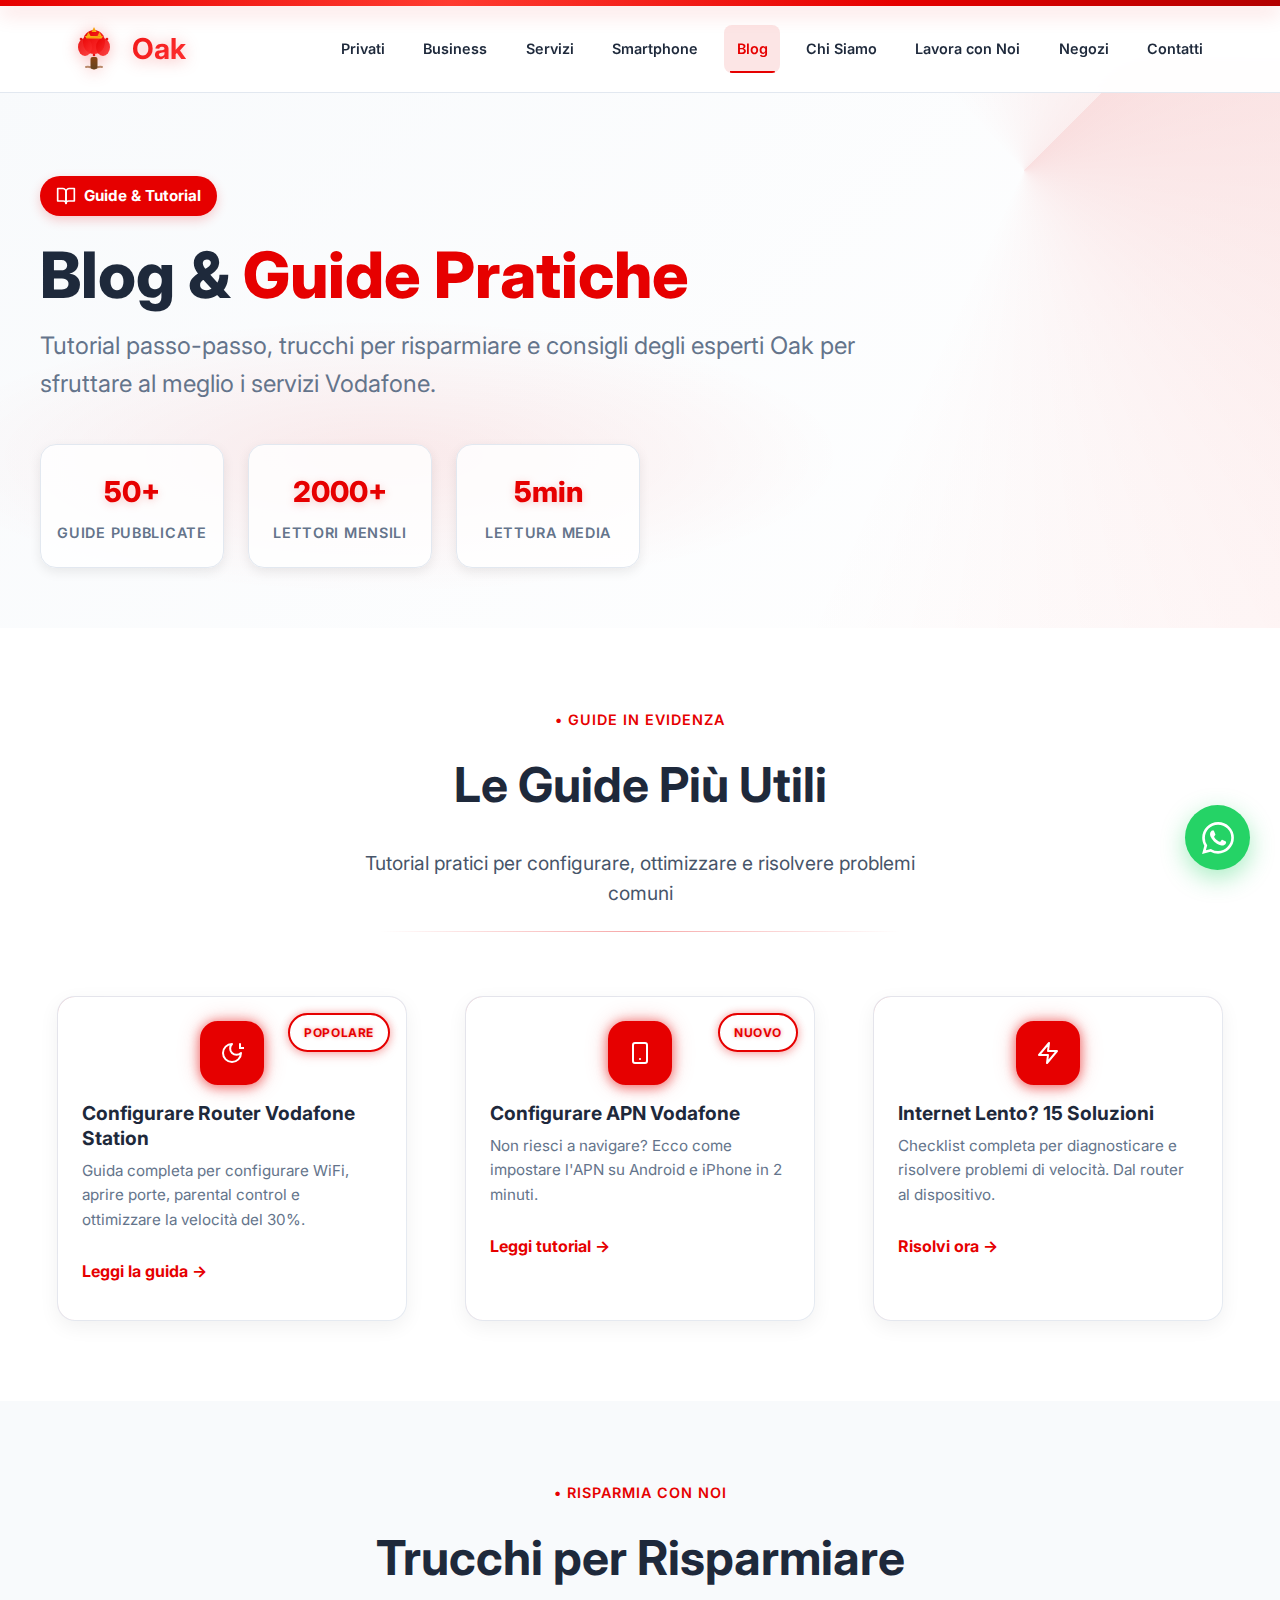
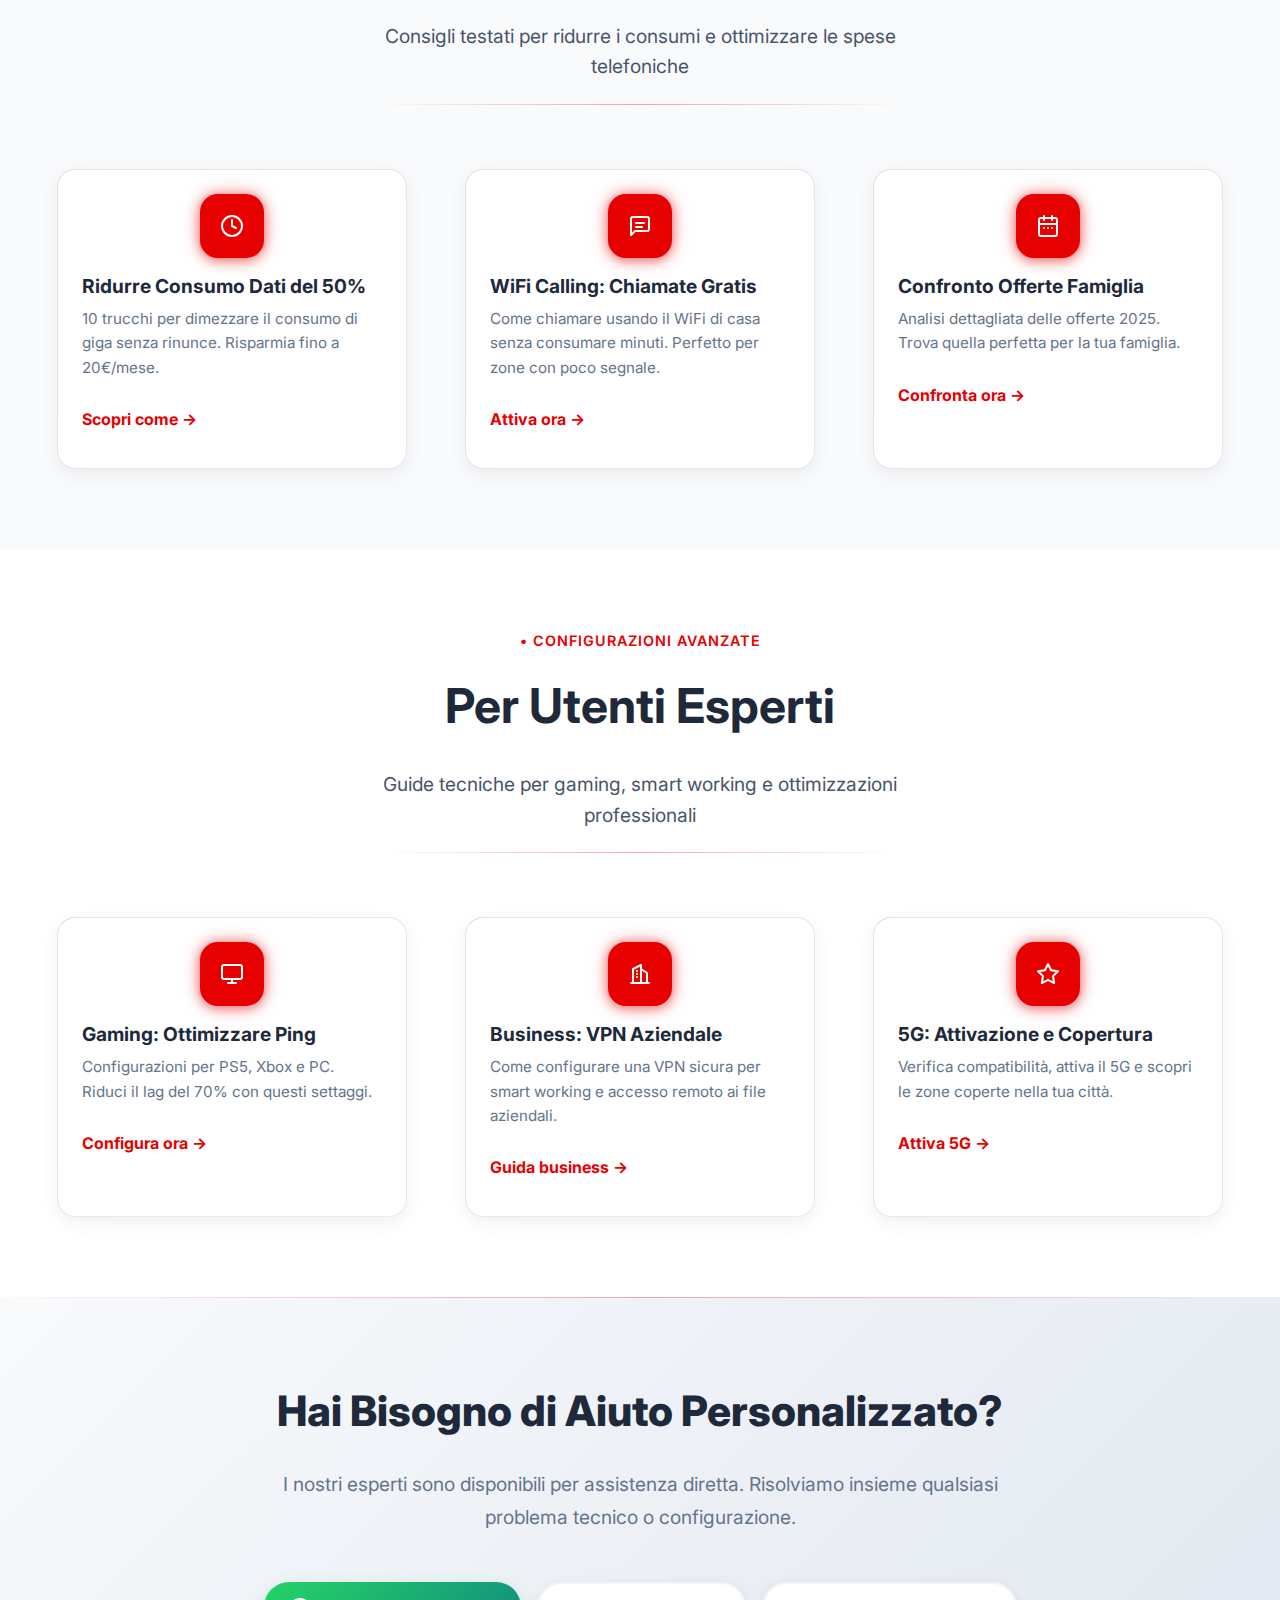
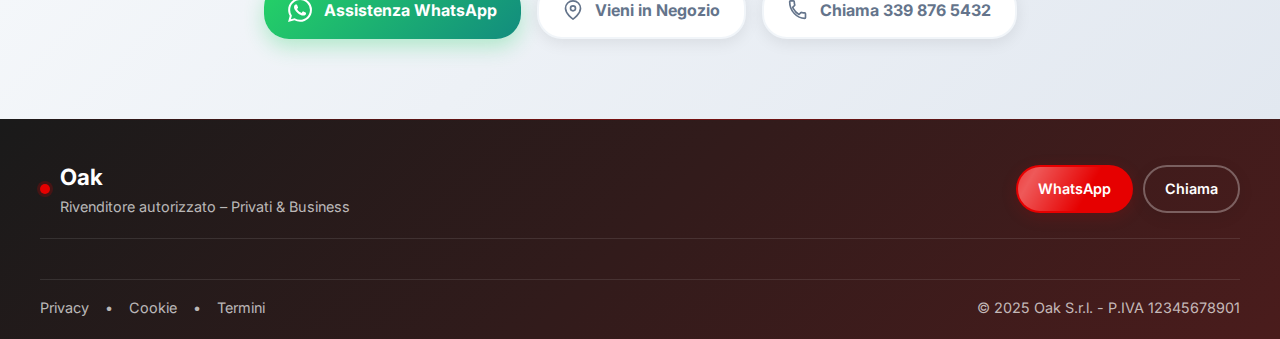
<file: blog.html>
<!DOCTYPE html>
<html lang="it">
<head>
  <meta charset="UTF-8">
  <meta name="viewport" content="width=device-width, initial-scale=1">
  <title>Blog e Guide Vodafone | Oak Monza e Brianza</title>
  <meta name="description" content="Tutorial, guide pratiche e consigli sulla telefonia: configurazione router, risparmio dati, 5G, fibra ottica. Scopri i trucchi degli esperti Oak.">
  <meta name="robots" content="index,follow,max-image-preview:large">
  <link rel="canonical" href="https://oak-tree.com/blog.html">

  <!-- Open Graph / Twitter -->
  <meta property="og:site_name" content="Oak">
  <meta property="og:type" content="website">
  <meta property="og:title" content="Blog e Guide - Oak">
  <meta property="og:description" content="Tutorial pratici e consigli per sfruttare al meglio la tua connessione.">
  <meta property="og:url" content="https://oak-tree.com/blog.html">
  <meta property="og:image" content="https://via.placeholder.com/1200x630/e60000/ffffff?text=Blog+Oak">
  <meta name="twitter:card" content="summary_large_image">

  <!-- Icons / PWA basics -->
  <link rel="icon" type="image/x-icon" href="[data-uri]">
  <meta name="theme-color" content="#e60000">

  <!-- Fonts: preconnect + swap -->
  <link rel="preconnect" href="https://fonts.googleapis.com" crossorigin>
  <link rel="preconnect" href="https://fonts.gstatic.com" crossorigin>
  <link rel="stylesheet" href="https://fonts.googleapis.com/css2?family=Inter:wght@300;400;600;700;800&display=swap">
  <link rel="stylesheet" href="css/style.css">

</head>
<body>
    <!-- Skip link for accessibility -->
    <a href="#main-content" class="skip-link" style="position:absolute;left:-9999px;">Salta ai contenuti</a>
    
    <!-- Brand ribbon -->
    <div class="brand-ribbon"></div>

    <!-- Navigation -->
    <nav class="navbar" id="navbar">
        <div class="nav-container">
            <a href="index.html" class="logo" aria-label="Oak - Torna alla homepage">
  <svg width="60" height="60" viewBox="0 0 60 60" fill="none" xmlns="http://www.w3.org/2000/svg" aria-hidden="true">
    <!-- Definizioni Gradienti -->
    <defs>
      <linearGradient id="trunkGradient" x1="0%" y1="0%" x2="0%" y2="100%">
        <stop offset="0%" stop-color="#8b4513"/>
        <stop offset="100%" stop-color="#654321"/>
      </linearGradient>
      <linearGradient id="canopyGradient" x1="0%" y1="0%" x2="100%" y2="100%">
        <stop offset="0%" stop-color="#e60000"/>
        <stop offset="100%" stop-color="#ff3333"/>
      </linearGradient>
      <linearGradient id="crownGradient" x1="0%" y1="0%" x2="100%" y2="100%">
        <stop offset="0%" stop-color="#fbbf24"/>
        <stop offset="50%" stop-color="#f59e0b"/>
        <stop offset="100%" stop-color="#fbbf24"/>
      </linearGradient>
    </defs>
    
    <!-- Radici -->
    <path stroke="#8b4513" stroke-width="2" stroke-linecap="round" fill="none" opacity="0.6" 
          d="M30 50c-3-2-5-3-8-2 M30 50c3-2 5-3 8-2"/>
    
    <!-- Tronco -->
    <rect fill="url(#trunkGradient)" x="26.5" y="38" width="7" height="12" rx="2"/>
    
    <!-- Chioma centrale -->
    <ellipse fill="url(#canopyGradient)" cx="30" cy="23" rx="11" ry="12"/>
    
    <!-- Chiome laterali -->
    <ellipse fill="url(#canopyGradient)" cx="21" cy="28" rx="7" ry="9" opacity="0.9"/>
    <ellipse fill="url(#canopyGradient)" cx="39" cy="28" rx="7" ry="9" opacity="0.9"/>
    
    <!-- Corona Ferrea di Monza -->
    <path fill="url(#crownGradient)" d="M30 8l2.5 5h-5l2.5-5z"/>
    <path fill="url(#crownGradient)" d="M24.5 13l2 4h-4l2-4z"/>
    <path fill="url(#crownGradient)" d="M35.5 13l2 4h-4l2-4z"/>
    <path fill="url(#crownGradient)" d="M21 17h18l-1.5 2.5h-15L21 17z"/>
    
    <!-- Stelle di connessione -->
    <circle fill="#e60000" opacity="0.9" cx="17" cy="20" r="1.3"/>
    <circle fill="#e60000" opacity="0.9" cx="43" cy="20" r="1.3"/>
    <circle fill="#e60000" opacity="0.9" cx="30" cy="36" r="1.3"/>
  </svg>
  
  <div class="logo-text">
    <span class="brand">Oak</span>
  </div>
            </a>
            
            <ul class="nav-menu" id="navMenu">
                <li><a href="privati.html" class="nav-link">Privati</a></li>
                <li><a href="business.html" class="nav-link">Business</a></li>
                <li><a href="servizi.html" class="nav-link">Servizi</a></li>
                <li><a href="smartphone.html" class="nav-link">Smartphone</a></li>
                <li><a href="blog.html" class="nav-link active">Blog</a></li>
                <li><a href="chi-siamo.html" class="nav-link">Chi Siamo</a></li>
                <li><a href="lavora-con-noi.html" class="nav-link">Lavora con Noi</a></li>
                <li><a href="negozi.html" class="nav-link">Negozi</a></li>
                <li><a href="contatti.html" class="nav-link">Contatti</a></li>
            </ul>
            
            <div class="mobile-menu-btn" id="mobileMenuBtn" aria-controls="mobileMenu" aria-expanded="false">
                <div class="hamburger-line"></div>
                <div class="hamburger-line"></div>
                <div class="hamburger-line"></div>
            </div>
        </div>
        
        <div class="mobile-menu" id="mobileMenu">
            <div class="mobile-nav-links">
                <a href="privati.html" class="nav-link">Privati & Famiglia</a>
                <a href="business.html" class="nav-link">Business & P.IVA</a>
                <a href="servizi.html" class="nav-link">Servizi & Assistenza</a>
                <a href="smartphone.html" class="nav-link">Smartphone</a>
                <a href="blog.html" class="nav-link active">Blog & Guide</a>
                <a href="chi-siamo.html" class="nav-link">Chi Siamo</a>
                <a href="lavora-con-noi.html" class="nav-link">Lavora con Noi</a>
                <a href="negozi.html" class="nav-link">I Nostri Negozi</a>
                <a href="contatti.html" class="nav-link">Contatti</a>
            </div>
        </div>
    </nav>

    <!-- Breadcrumb -->
    <div class="breadcrumb">
        <div class="breadcrumb-container">
            <nav class="breadcrumb-nav" aria-label="Breadcrumb">
                <a href="index.html">Home</a>
                <span class="breadcrumb-separator">›</span>
                <span>Blog</span>
            </nav>
        </div>
    </div>

    <!-- Page Header -->
    <header class="page-header">
        <div class="page-header-container">
            <div class="badge-ufficiale">
                <svg width="20" height="20" viewBox="0 0 24 24" fill="none" stroke="currentColor" stroke-width="2" stroke-linecap="round" stroke-linejoin="round">
                    <path d="M2 3h6a4 4 0 0 1 4 4v14a3 3 0 0 0-3-3H2z"/>
                    <path d="M22 3h-6a4 4 0 0 0-4 4v14a3 3 0 0 1 3-3h7z"/>
                </svg>
                <span>Guide & Tutorial</span>
            </div>
            
            <h1 class="page-title">Blog & <span style="color:#e60000">Guide Pratiche</span></h1>
            <p class="page-subtitle">
                Tutorial passo-passo, trucchi per risparmiare e consigli degli esperti Oak 
                per sfruttare al meglio i servizi Vodafone.
            </p>

            <div class="page-stats">
                <div class="stat-item">
                    <span class="stat-number">50+</span>
                    <span class="stat-label">Guide pubblicate</span>
                </div>
                <div class="stat-item">
                    <span class="stat-number">2000+</span>
                    <span class="stat-label">Lettori mensili</span>
                </div>
                <div class="stat-item">
                    <span class="stat-number">5min</span>
                    <span class="stat-label">Lettura media</span>
                </div>
            </div>
        </div>
    </header>

    <!-- Main Content -->
    <main id="main-content">
        <!-- Guide Principali Section -->
        <section class="section">
            <div class="section-container">
                <div class="section-header">
                    <div class="section-tag">• GUIDE IN EVIDENZA</div>
                    <h2 class="section-title">Le Guide Più Utili</h2>
                    <p class="section-subtitle">
                        Tutorial pratici per configurare, ottimizzare e risolvere problemi comuni
                    </p>
                </div>

                <div class="grid grid-3">
                    <article class="card">
                        <span class="ribbon">POPOLARE</span>
                        <div class="icon-ring">
                            <svg viewBox="0 0 24 24" fill="none">
                                <path d="M12 3a6.364 6.364 0 0 0 9 9 9 9 0 1 1-9-9Z"/>
                                <path d="M20 3v4"/>
                                <path d="M20 7h4"/>
                            </svg>
                        </div>
                        <h3>Configurare Router Vodafone Station</h3>
                        <p>Guida completa per configurare WiFi, aprire porte, parental control e ottimizzare la velocità del 30%.</p>
                        <a class="card-cta" href="#">Leggi la guida →</a>
                    </article>

                    <article class="card">
                        <span class="ribbon">NUOVO</span>
                        <div class="icon-ring">
                            <svg viewBox="0 0 24 24" fill="none">
                                <rect width="14" height="20" x="5" y="2" rx="2" ry="2"/>
                                <path d="M12 18h.01"/>
                            </svg>
                        </div>
                        <h3>Configurare APN Vodafone</h3>
                        <p>Non riesci a navigare? Ecco come impostare l'APN su Android e iPhone in 2 minuti.</p>
                        <a class="card-cta" href="#">Leggi tutorial →</a>
                    </article>

                    <article class="card">
                        <div class="icon-ring">
                            <svg viewBox="0 0 24 24" fill="none">
                                <path d="M13 2L3 14h9l-1 8 10-12h-9l1-8z"/>
                            </svg>
                        </div>
                        <h3>Internet Lento? 15 Soluzioni</h3>
                        <p>Checklist completa per diagnosticare e risolvere problemi di velocità. Dal router al dispositivo.</p>
                        <a class="card-cta" href="#">Risolvi ora →</a>
                    </article>
                </div>
            </div>
        </section>

        <!-- Risparmio Section -->
        <section class="section" style="background: #f8fafc;">
            <div class="section-container">
                <div class="section-header">
                    <div class="section-tag">• RISPARMIA CON NOI</div>
                    <h2 class="section-title">Trucchi per Risparmiare</h2>
                    <p class="section-subtitle">
                        Consigli testati per ridurre i consumi e ottimizzare le spese telefoniche
                    </p>
                </div>

                <div class="grid grid-3">
                    <article class="card">
                        <div class="icon-ring">
                            <svg viewBox="0 0 24 24" fill="none">
                                <circle cx="12" cy="12" r="10"/>
                                <path d="M12 6v6l4 2"/>
                            </svg>
                        </div>
                        <h3>Ridurre Consumo Dati del 50%</h3>
                        <p>10 trucchi per dimezzare il consumo di giga senza rinunce. Risparmia fino a 20€/mese.</p>
                        <a class="card-cta" href="#">Scopri come →</a>
                    </article>

                    <article class="card">
                        <div class="icon-ring">
                            <svg viewBox="0 0 24 24" fill="none">
                                <path d="M21 15a2 2 0 0 1-2 2H7l-4 4V5a2 2 0 0 1 2-2h14a2 2 0 0 1 2 2z"/>
                                <path d="M8 9h8"/>
                                <path d="M8 13h6"/>
                            </svg>
                        </div>
                        <h3>WiFi Calling: Chiamate Gratis</h3>
                        <p>Come chiamare usando il WiFi di casa senza consumare minuti. Perfetto per zone con poco segnale.</p>
                        <a class="card-cta" href="#">Attiva ora →</a>
                    </article>

                    <article class="card">
                        <div class="icon-ring">
                            <svg viewBox="0 0 24 24" fill="none">
                                <rect width="18" height="18" x="3" y="4" rx="2" ry="2"/>
                                <line x1="16" x2="16" y1="2" y2="6"/>
                                <line x1="8" x2="8" y1="2" y2="6"/>
                                <line x1="3" x2="21" y1="10" y2="10"/>
                                <path d="M8 14h.01"/>
                                <path d="M12 14h.01"/>
                                <path d="M16 14h.01"/>
                            </svg>
                        </div>
                        <h3>Confronto Offerte Famiglia</h3>
                        <p>Analisi dettagliata delle offerte 2025. Trova quella perfetta per la tua famiglia.</p>
                        <a class="card-cta" href="#">Confronta ora →</a>
                    </article>
                </div>
            </div>
        </section>

        <!-- Configurazioni Section -->
        <section class="section">
            <div class="section-container">
                <div class="section-header">
                    <div class="section-tag">• CONFIGURAZIONI AVANZATE</div>
                    <h2 class="section-title">Per Utenti Esperti</h2>
                    <p class="section-subtitle">
                        Guide tecniche per gaming, smart working e ottimizzazioni professionali
                    </p>
                </div>

                <div class="grid grid-3">
                    <article class="card">
                        <div class="icon-ring">
                            <svg viewBox="0 0 24 24" fill="none">
                                <rect x="2" y="3" width="20" height="14" rx="2" ry="2"/>
                                <line x1="8" y1="21" x2="16" y2="21"/>
                                <line x1="12" y1="17" x2="12" y2="21"/>
                            </svg>
                        </div>
                        <h3>Gaming: Ottimizzare Ping</h3>
                        <p>Configurazioni per PS5, Xbox e PC. Riduci il lag del 70% con questi settaggi.</p>
                        <a class="card-cta" href="#">Configura ora →</a>
                    </article>

                    <article class="card">
                        <div class="icon-ring">
                            <svg viewBox="0 0 24 24" fill="none">
                                <path d="M3 21h18"/>
                                <path d="M5 21V7l8-4v18"/>
                                <path d="M19 21V11l-6-4"/>
                                <path d="M9 9v.01"/>
                                <path d="M9 12v.01"/>
                                <path d="M9 15v.01"/>
                            </svg>
                        </div>
                        <h3>Business: VPN Aziendale</h3>
                        <p>Come configurare una VPN sicura per smart working e accesso remoto ai file aziendali.</p>
                        <a class="card-cta" href="#">Guida business →</a>
                    </article>

                    <article class="card">
                        <div class="icon-ring">
                            <svg viewBox="0 0 24 24" fill="none">
                                <polygon points="12,2 15.09,8.26 22,9.27 17,14.14 18.18,21.02 12,17.77 5.82,21.02 7,14.14 2,9.27 8.91,8.26"/>
                            </svg>
                        </div>
                        <h3>5G: Attivazione e Copertura</h3>
                        <p>Verifica compatibilità, attiva il 5G e scopri le zone coperte nella tua città.</p>
                        <a class="card-cta" href="#">Attiva 5G →</a>
                    </article>
                </div>
            </div>
        </section>

        <!-- CTA Section -->
        <section class="cta-section">
            <div class="cta-container">
                <h2 class="cta-title">Hai Bisogno di Aiuto Personalizzato?</h2>
                <p class="cta-subtitle">
                    I nostri esperti sono disponibili per assistenza diretta. Risolviamo insieme 
                    qualsiasi problema tecnico o configurazione.
                </p>
                <div class="cta-buttons">
                    <a href="https://wa.me/393398765432?text=Ciao!%20Ho%20letto%20le%20guide%20ma%20ho%20bisogno%20di%20aiuto%20personalizzato." class="btn btn-whatsapp">
                        <svg xmlns="http://www.w3.org/2000/svg" width="24" height="24" viewBox="0 0 24 24" fill="currentColor">
                            <path d="M17.472 14.382c-.297-.149-1.758-.867-2.03-.967-.273-.099-.471-.149-.67.149-.197.297-.767.966-.94 1.164-.173.199-.347.223-.644.074-.297-.149-1.255-.462-2.39-1.475-.883-.788-1.48-1.761-1.653-2.059-.173-.297-.018-.458.13-.606.134-.133.297-.347.446-.521.151-.172.2-.296.3-.495.099-.198.05-.372-.025-.521-.075-.148-.669-1.611-.916-2.206-.242-.579-.487-.501-.669-.51l-.57-.01c-.198 0-.52.074-.792.372s-1.04 1.016-1.04 2.479 1.065 2.876 1.213 3.074c.149.198 2.095 3.2 5.076 4.487.709.306 1.263.489 1.694.626.712.226 1.36.194 1.872.118.571-.085 1.758-.719 2.006-1.413.248-.695.248-1.29.173-1.414-.074-.123-.272-.198-.57-.347m-5.421 7.403h-.004a9.87 9.87 0 01-5.031-1.378l-.361-.214-3.741.982.998-3.648-.235-.374a9.86 9.86 0 01-1.51-5.26c.001-5.45 4.436-9.884 9.888-9.884 2.64 0 5.122 1.03 6.988 2.898a9.825 9.825 0 012.893 6.994c-.003 5.45-4.437 9.884-9.885 9.884m8.413-18.297A11.815 11.815 0 0012.05 0C5.495 0 .16 5.335.157 11.892c0 2.096.547 4.142 1.588 5.945L.057 24l6.305-1.654a11.882 11.882 0 005.683 1.448h.005c6.554 0 11.89-5.335 11.893-11.893a11.821 11.821 0 00-3.48-8.413Z"/>
                        </svg>
                        Assistenza WhatsApp
                    </a>
                    <a href="negozi.html" class="btn btn-ghost">
                        <svg width="20" height="20" viewBox="0 0 24 24" fill="none" stroke="currentColor" stroke-width="2" stroke-linecap="round" stroke-linejoin="round">
                            <path d="M21 10c0 7-9 13-9 13s-9-6-9-13a9 9 0 0 1 18 0z"/>
                            <circle cx="12" cy="10" r="3"/>
                        </svg>
                        Vieni in Negozio
                    </a>
                    <a href="tel:+393398765432" class="btn btn-ghost">
                        <svg width="20" height="20" viewBox="0 0 24 24" fill="none" stroke="currentColor" stroke-width="2" stroke-linecap="round" stroke-linejoin="round">
                            <path d="M6.62 10.79a15.053 15.053 0 0 0 6.59 6.59l2.2-2.2a1 1 0 0 1 1.01-.24c1.11.37 2.31.57 3.58.57a1 1 0 0 1 1 1V21a1 1 0 0 1-1 1C10.85 22 2 13.15 2 2a1 1 0 0 1 1-1h3.5a1 1 0 0 1 1 1c0 1.27.2 2.47.57 3.58a1 1 0 0 1-.24 1.01l-2.2 2.2z"/>
                        </svg>
                        Chiama 339 876 5432
                    </a>
                </div>
            </div>
        </section>
    </main>

    <!-- WhatsApp Button -->
    <a href="https://wa.me/393398765432?text=Ciao!%20Ho%20letto%20il%20blog%20e%20avrei%20una%20domanda%20tecnica." class="whatsapp-btn" aria-label="Contattaci su WhatsApp">
        <svg xmlns="http://www.w3.org/2000/svg" width="32" height="32" viewBox="0 0 24 24" fill="currentColor">
            <path d="M17.472 14.382c-.297-.149-1.758-.867-2.03-.967-.273-.099-.471-.149-.67.149-.197.297-.767.966-.94 1.164-.173.199-.347.223-.644.074-.297-.149-1.255-.462-2.39-1.475-.883-.788-1.48-1.761-1.653-2.059-.173-.297-.018-.458.13-.606.134-.133.297-.347.446-.521.151-.172.2-.296.3-.495.099-.198.05-.372-.025-.521-.075-.148-.669-1.611-.916-2.206-.242-.579-.487-.501-.669-.51l-.57-.01c-.198 0-.52.074-.792.372s-1.04 1.016-1.04 2.479 1.065 2.876 1.213 3.074c.149.198 2.095 3.2 5.076 4.487.709.306 1.263.489 1.694.626.712.226 1.36.194 1.872.118.571-.085 1.758-.719 2.006-1.413.248-.695.248-1.29.173-1.414-.074-.123-.272-.198-.57-.347m-5.421 7.403h-.004a9.87 9.87 0 01-5.031-1.378l-.361-.214-3.741.982.998-3.648-.235-.374a9.86 9.86 0 01-1.51-5.26c.001-5.45 4.436-9.884 9.888-9.884 2.64 0 5.122 1.03 6.988 2.898a9.825 9.825 0 012.893 6.994c-.003 5.45-4.437 9.884-9.885 9.884m8.413-18.297A11.815 11.815 0 0012.05 0C5.495 0 .16 5.335.157 11.892c0 2.096.547 4.142 1.588 5.945L.057 24l6.305-1.654a11.882 11.882 0 005.683 1.448h.005c6.554 0 11.89-5.335 11.893-11.893a11.821 11.821 0 00-3.48-8.413Z"/>
        </svg>
    </a>

    <script src="js/main.js"></script>

    <!-- Footer minimale: head + bottom -->
    <style>
      .site-footer{background:linear-gradient(135deg,#1a1a1a,#4a1c1c);color:#fff;padding:40px 24px 20px}
      .footer-inner{max-width:1200px;margin:0 auto}
      .footer-head{display:flex;gap:16px;align-items:center;justify-content:space-between;flex-wrap:wrap;padding-bottom:20px;border-bottom:1px solid rgba(255,255,255,.1)}
      .brand-lockup{display:flex;gap:10px;align-items:center}
      .brand-dot{width:10px;height:10px;border-radius:50%;background:#e60000;box-shadow:0 0 0 3px rgba(230,0,0,.2)}
      .brand-title{font-weight:700}
      .brand-sub{color:rgba(255,255,255,.7);font-size:.9rem}
      .footer-cta{display:flex;gap:10px;flex-wrap:wrap}
      .footer-bottom{padding-top:16px;display:flex;gap:12px;align-items:center;justify-content:space-between;flex-wrap:wrap;color:rgba(255,255,255,.7);font-size:.9rem}
      .legal a{color:rgba(255,255,255,.7);text-decoration:none}
      @media (max-width:768px){.footer-bottom{gap:8px}}
    </style>
    <footer class="site-footer" role="contentinfo">
      <div class="footer-inner">
        <div class="footer-head">
          <div class="brand-lockup">
            <span class="brand-dot" aria-hidden="true"></span>
            <div>
              <div class="brand-title">Oak</div>
              <div class="brand-sub">Rivenditore autorizzato – Privati & Business</div>
            </div>
          </div>
          <div class="footer-cta">
            <a class="btn btn-primary" href="https://wa.me/393398765432" target="_blank" rel="noopener noreferrer">WhatsApp</a>
            <a class="btn btn-ghost" href="tel:+393398765432">Chiama</a>
          </div>
        </div>
        <div class="footer-bottom">
          <div class="legal">
            <a href="privacy.html">Privacy</a> • <a href="cookie.html">Cookie</a> • <a href="termini.html">Termini</a>
          </div>
          <div>&copy; 2025 Oak S.r.l. - P.IVA 12345678901</div>
        </div>
      </div>
    </footer>

    <!-- Cookie Banner GDPR -->
    <div id="cookie" style="position:fixed;inset:auto 16px 16px 16px;background:#111;color:#fff;padding:14px 16px;border-radius:12px;display:none;z-index:9999">
        Usiamo cookie tecnici e di misurazione anonima. <a href="cookie.html" style="color:#ffb199">Dettagli</a>.
        <button id="okCookie" class="btn btn-primary" style="margin-left:12px">OK</button>
    </div>

</body>
</html>
</file>
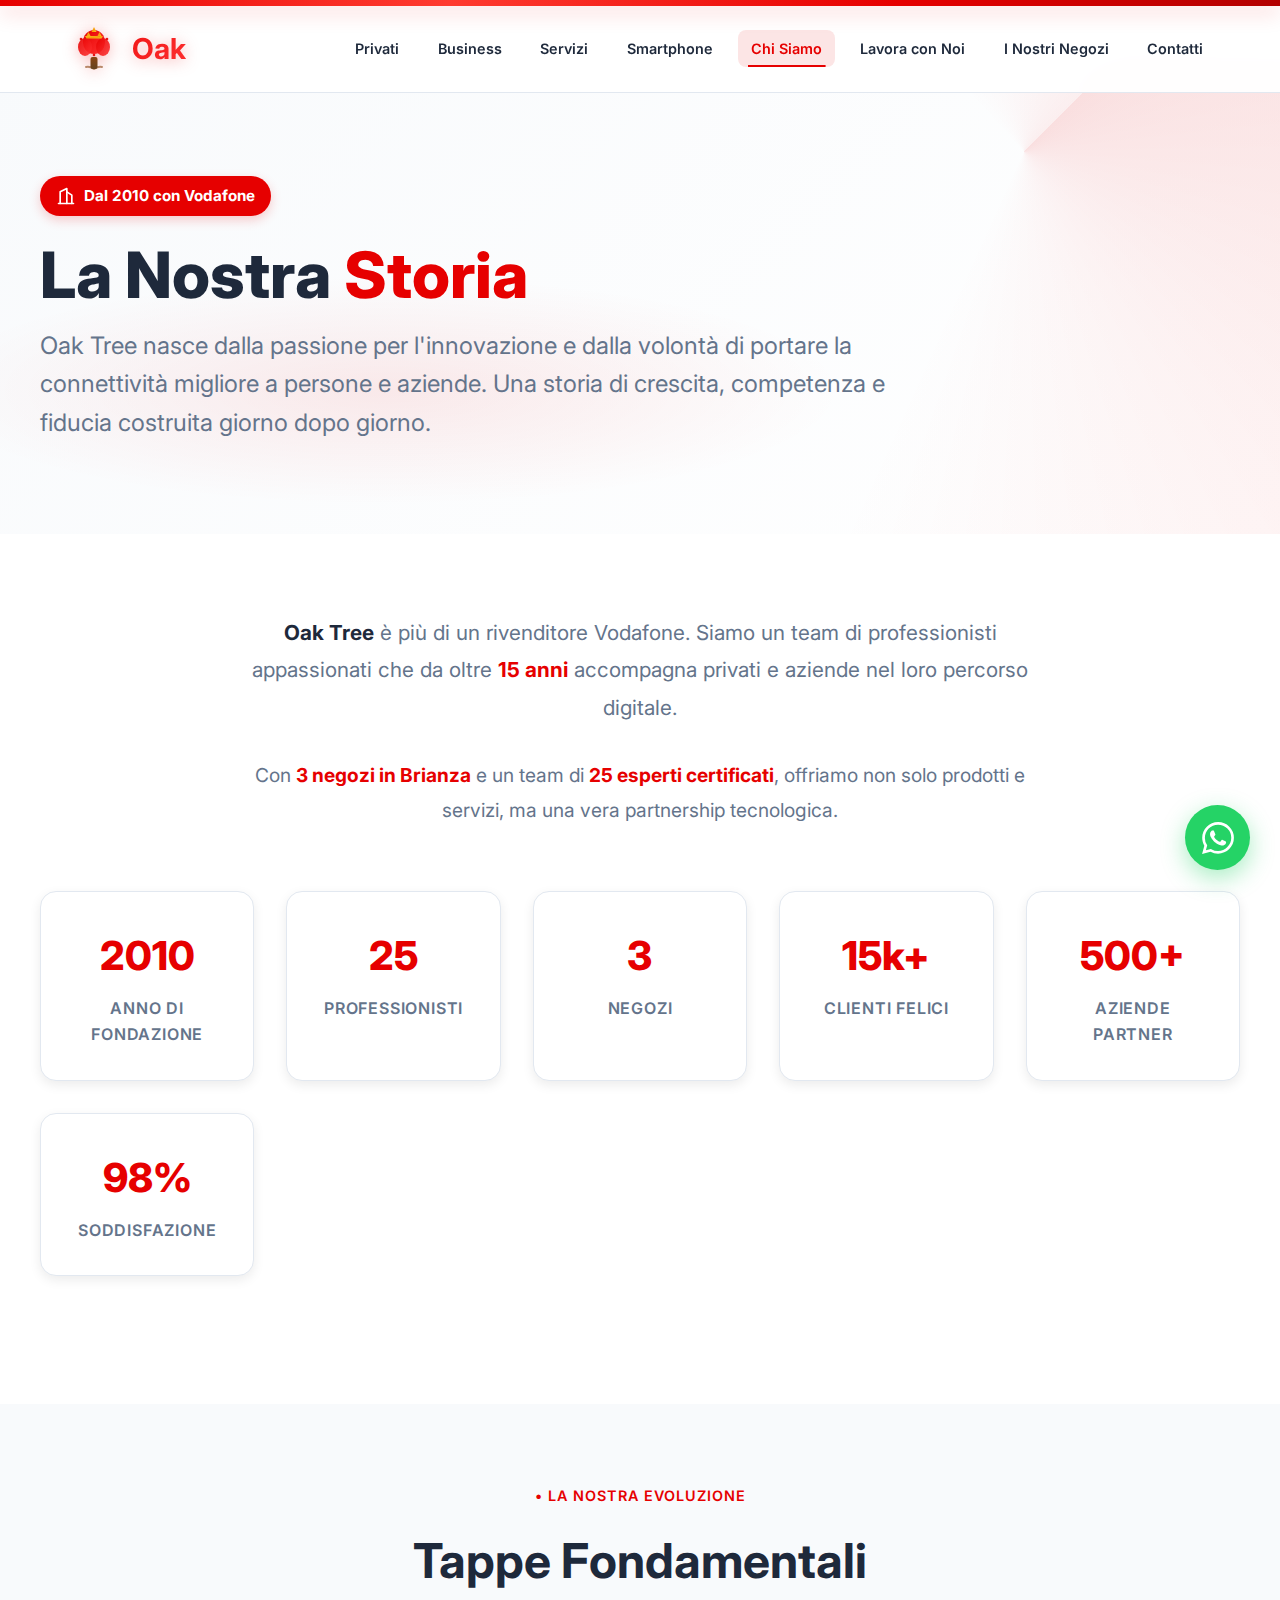
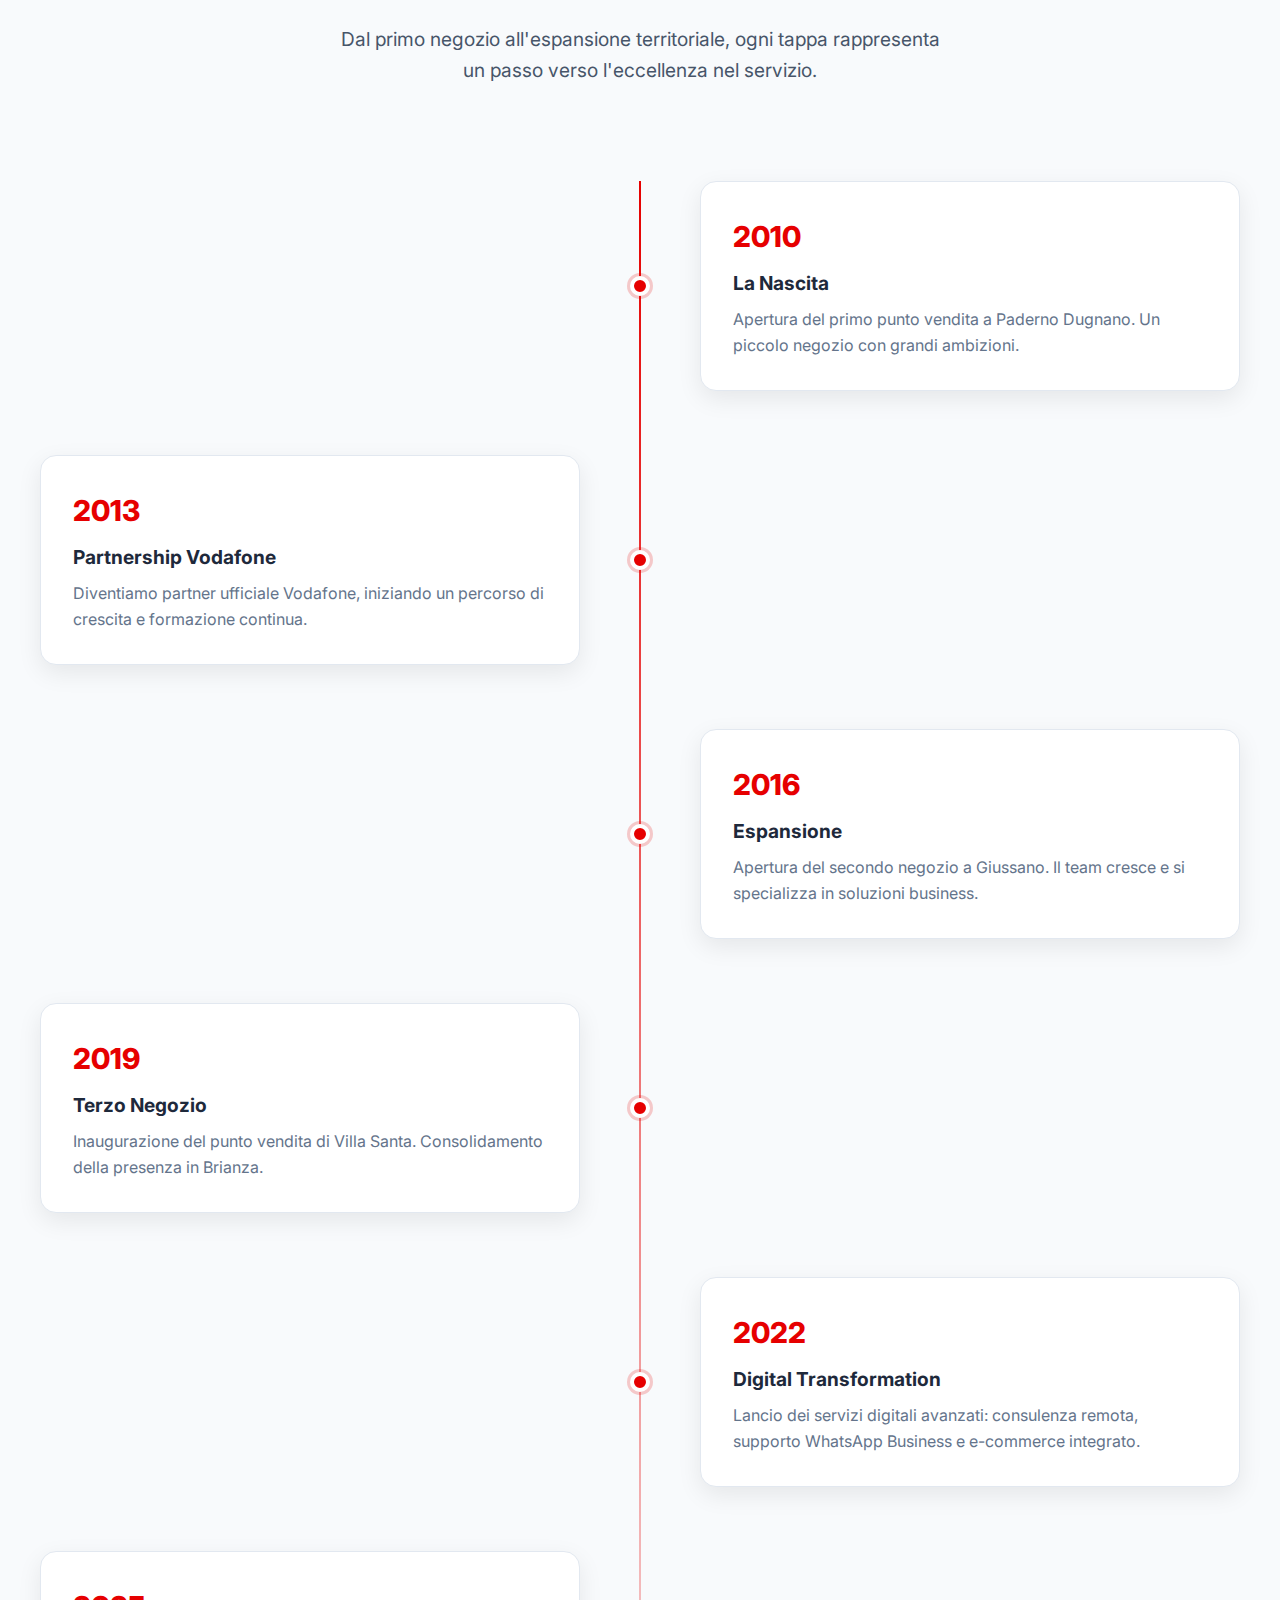
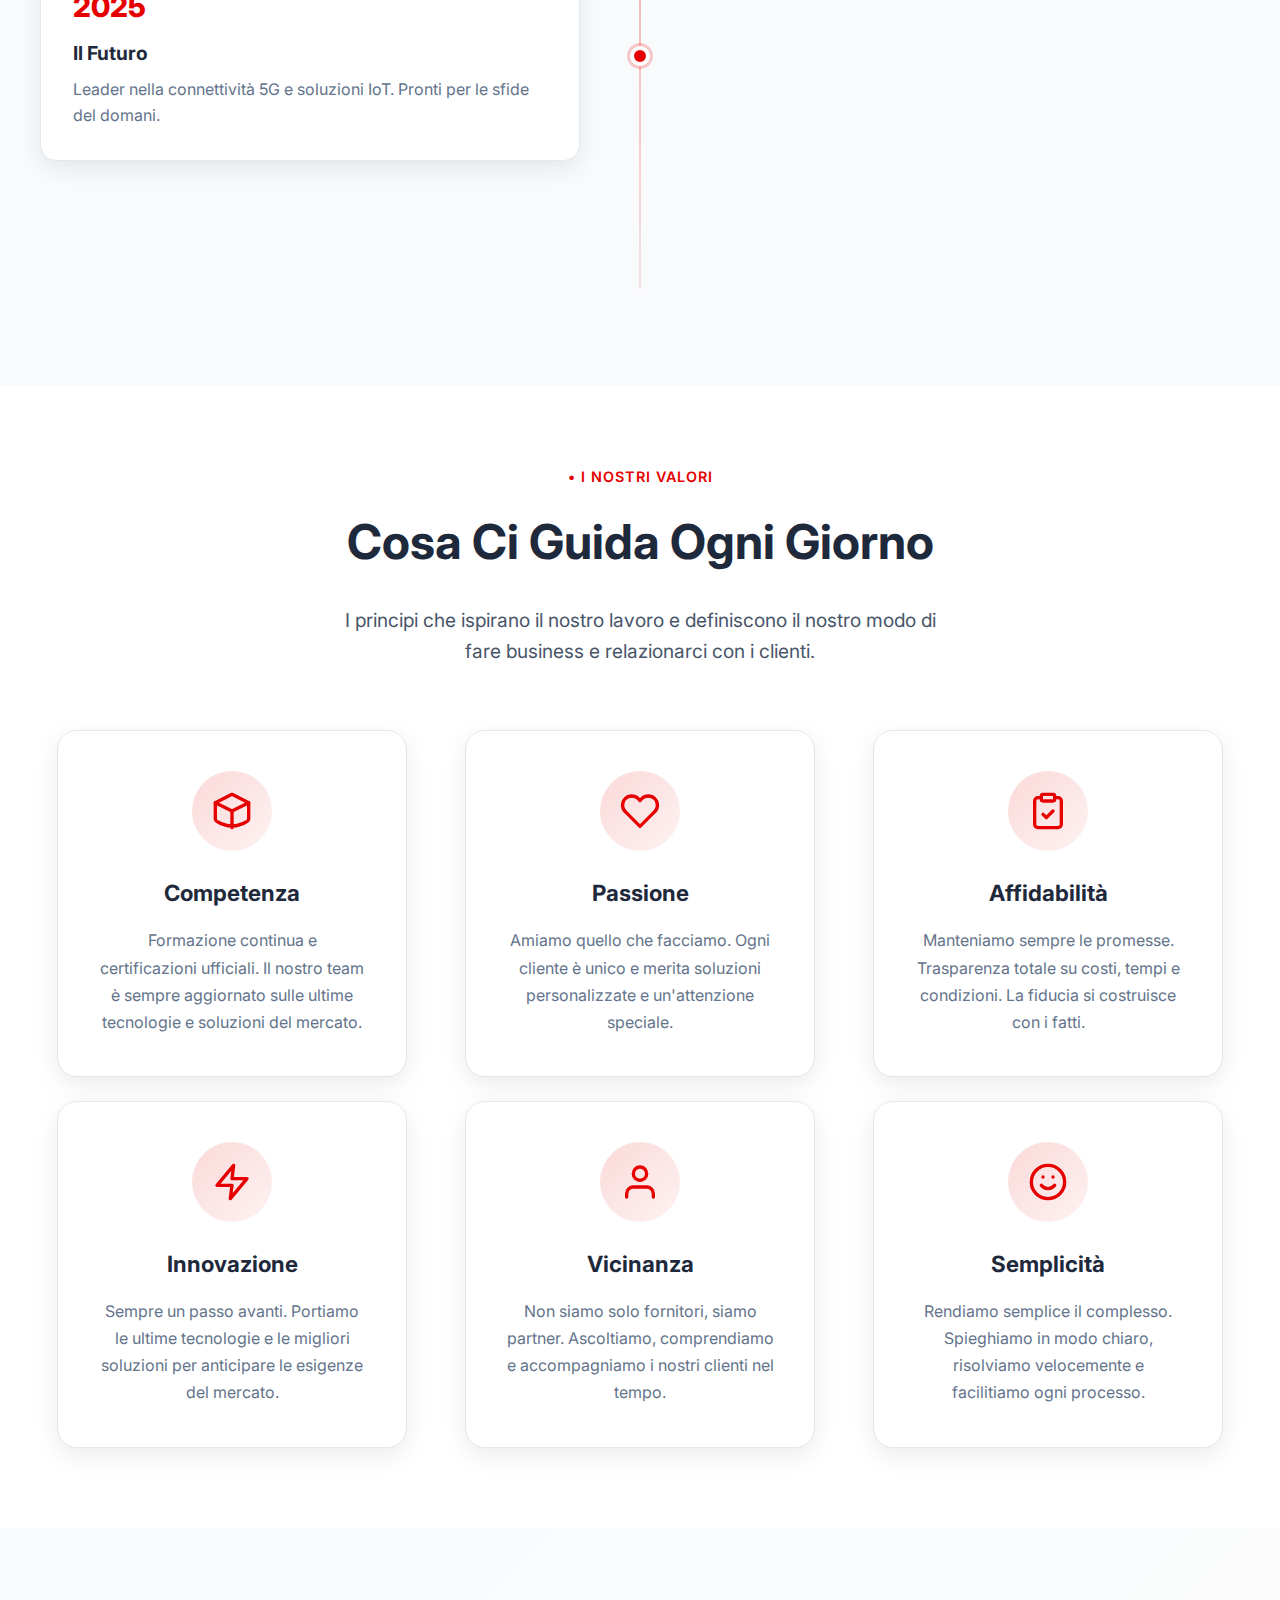
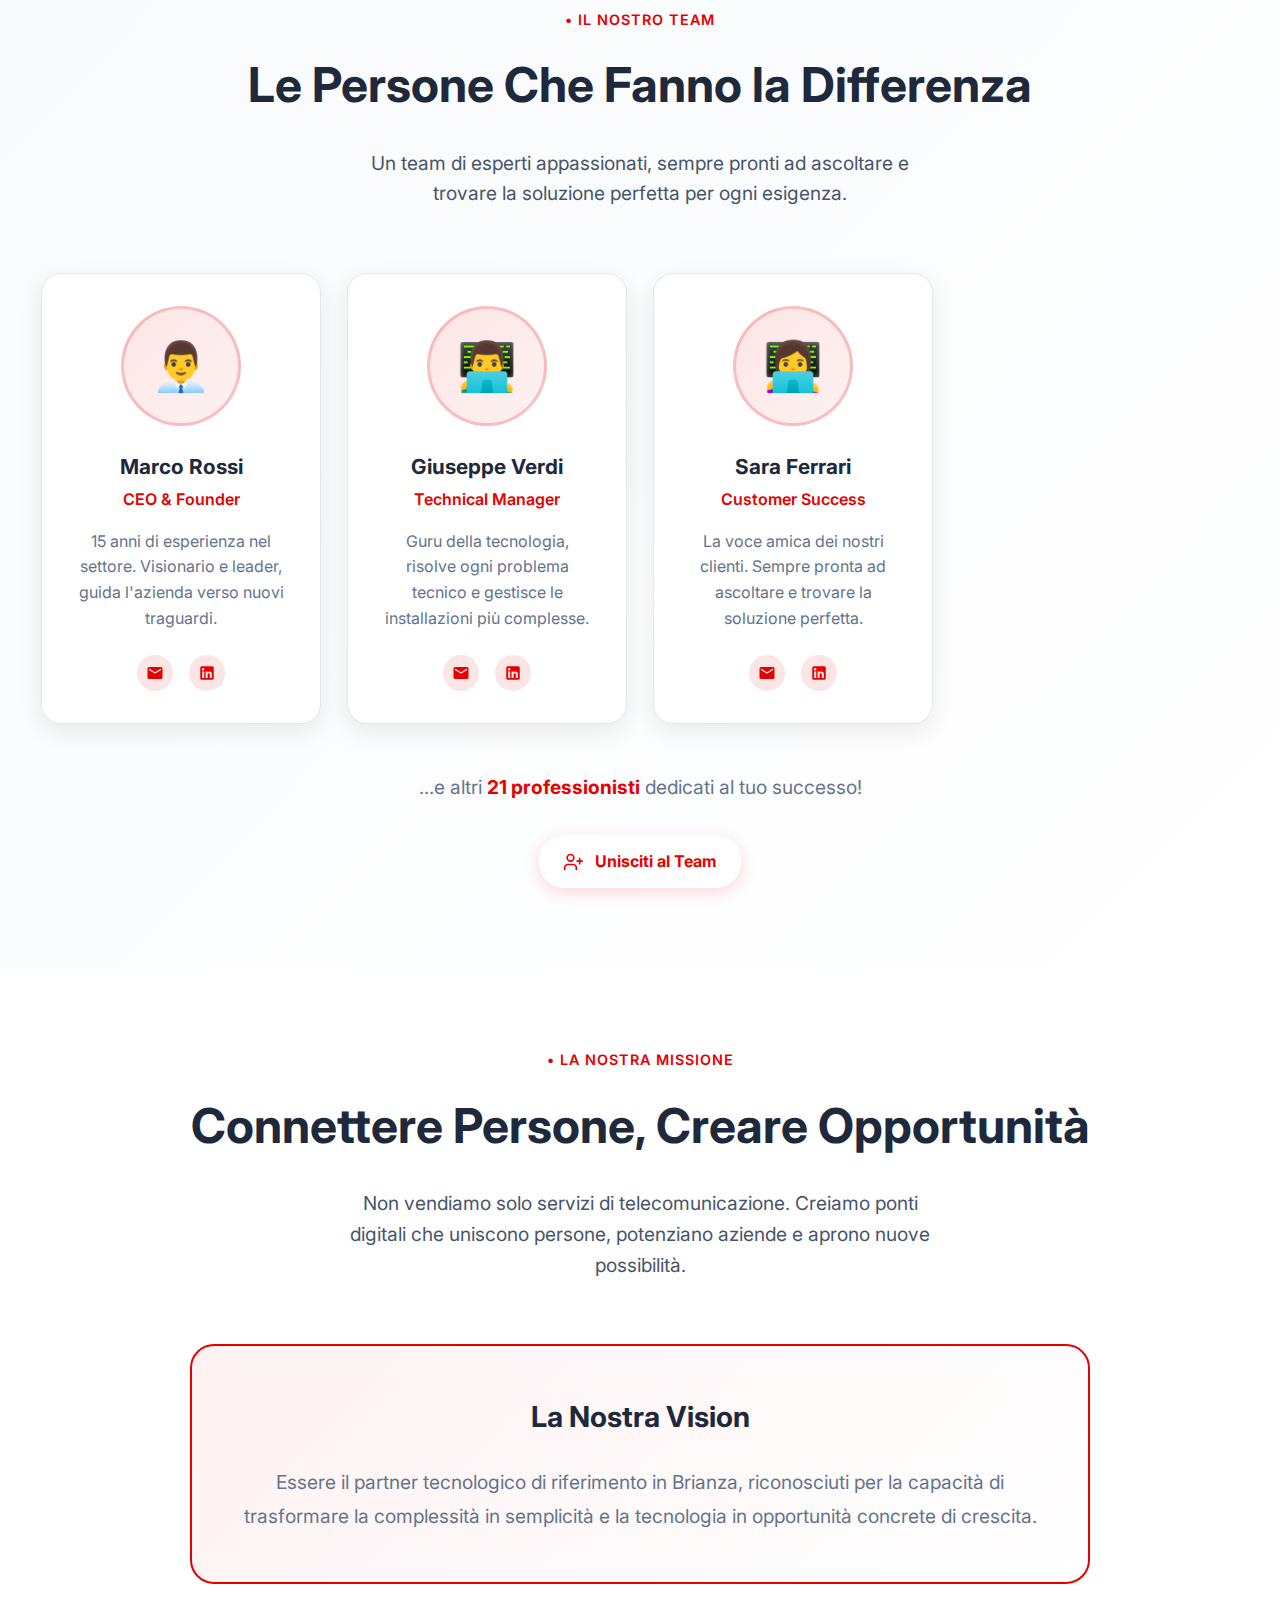
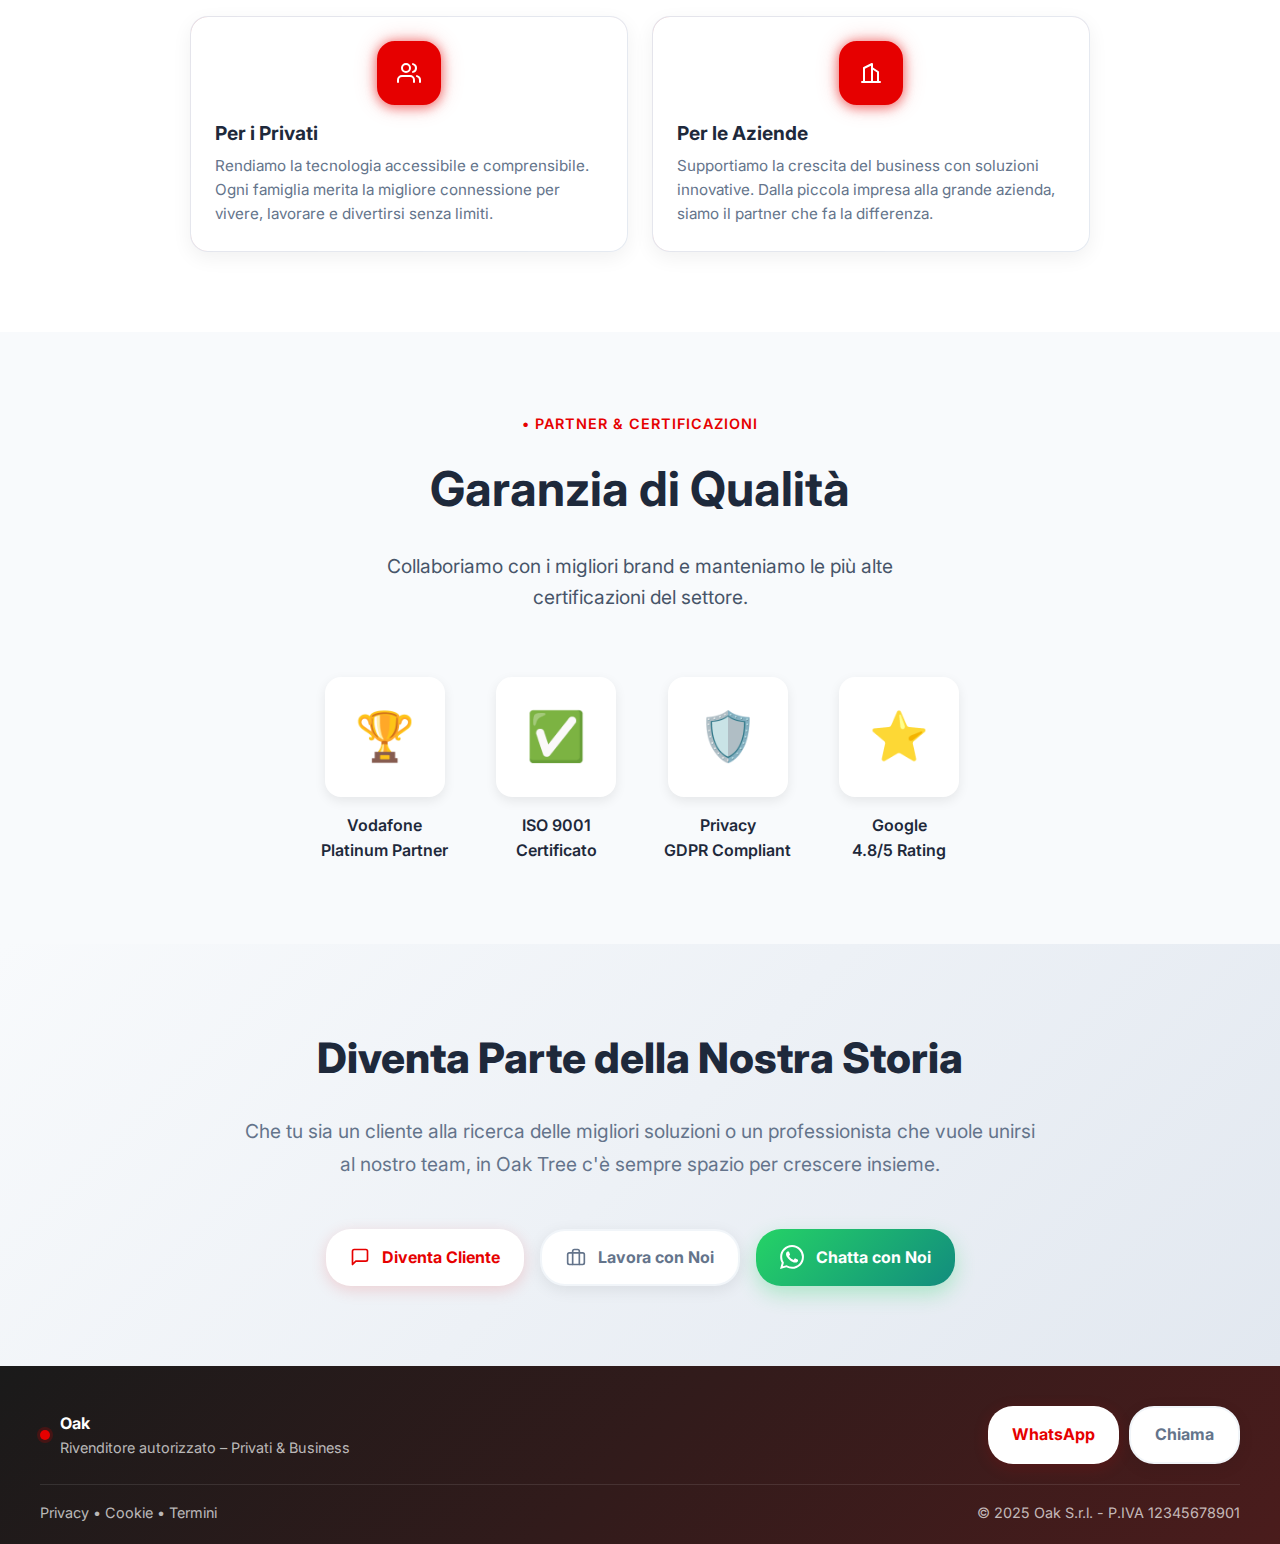
<file: chi-siamo.html>
<!DOCTYPE html>
<html lang="it">
<head>
  <meta charset="UTF-8">
  <meta name="viewport" content="width=device-width, initial-scale=1">
  <title>Chi Siamo - Storia e Valori | Oak Monza</title>
  <meta name="description" content="Oak Tree: dal 2010 partner autorizzato Vodafone in Brianza. Storia, valori, team di esperti e la nostra missione per connettere persone e aziende.">
  <meta name="robots" content="index,follow,max-image-preview:large">
  <link rel="canonical" href="https://oak-tree.com/chi-siamo.html">

  <!-- Open Graph / Twitter -->
  <meta property="og:site_name" content="Oak">
  <meta property="og:type" content="website">
  <meta property="og:title" content="Chi Siamo - Oak Vodafone">
  <meta property="og:description" content="Dal 2010 partner autorizzato Vodafone. Storia, valori e il team che fa la differenza nel mondo delle telecomunicazioni.">
  <meta property="og:url" content="https://oak-tree.com/chi-siamo.html">
  <meta property="og:image" content="https://via.placeholder.com/1200x630/e60000/ffffff?text=Chi+Siamo">
  <meta name="twitter:card" content="summary_large_image">

  <!-- Icons / PWA basics -->
  <link rel="icon" type="image/x-icon" href="[data-uri]">
  <meta name="theme-color" content="#e60000">

  <!-- Fonts: preconnect + swap -->
  <link rel="preconnect" href="https://fonts.googleapis.com" crossorigin>
  <link rel="preconnect" href="https://fonts.gstatic.com" crossorigin>
  <link rel="stylesheet" href="https://fonts.googleapis.com/css2?family=Inter:wght@300;400;600;700;800&display=swap">

  <style>
    /* Root variables - Vodafone Brand */
    :root{
      --vodafone-red:#e60000;
      --vodafone-dark:#4a4a4a;
      --vodafone-light:#f4f4f4;
      --vodafone-dark-red:#cc0000;
      --vodafone-white:#ffffff;
      --vodafone-black:#000000;
      --silver-gray:#f8fafc;
      --dark-gray:#1e293b;
      --medium-gray:#64748b;
      --light-gray:#e2e8f0;
      --card-radius:20px;
      --card-bd:#e2e8f0;
      --ink:#1e293b;
      --muted:#64748b;
      --ring:#ffe0e0;
      --brand:#e60000;
      --brand-dark:#b30000;
    }

    /* Reset */
    * {
      margin: 0;
      padding: 0;
      box-sizing: border-box;
    }

    /* Evita qualsiasi scroll orizzontale fantasma */
    html, body { 
      overflow-x: hidden; 
    }

    body {
      font-family: 'Inter', -apple-system, BlinkMacSystemFont, sans-serif;
      line-height: 1.6;
      color: var(--vodafone-dark);
      background: var(--vodafone-white);
    }

    /* Breadcrumb */
    .breadcrumb {
      background: var(--silver-gray);
      padding: 1rem 0;
      border-bottom: 1px solid var(--light-gray);
    }

    .breadcrumb-container {
      max-width: 1200px;
      margin-inline: auto;
      padding: 0 24px;
    }

    .breadcrumb-nav {
      display: flex;
      align-items: center;
      gap: 0.5rem;
      font-size: 0.9rem;
      color: var(--muted);
    }

    .breadcrumb-nav a {
      color: var(--brand);
      text-decoration: none;
      transition: color 0.3s ease;
    }

    .breadcrumb-nav a:hover {
      color: var(--brand-dark);
    }

    .breadcrumb-separator {
      color: var(--muted);
      font-weight: 400;
    }

    /* Badge Ufficiale Vodafone */
    .badge-ufficiale {
      background: var(--vodafone-red);
      color: white;
      padding: 8px 16px;
      border-radius: 20px;
      display: inline-flex;
      align-items: center;
      gap: 8px;
      font-weight: 700;
      font-size: 0.95rem;
      margin-bottom: 1.5rem;
      box-shadow: 0 4px 12px rgba(230,0,0,.2);
    }
    
    .badge-ufficiale svg{
      width:20px;
      height:20px;
      color:white;
    }

    /* CTA Primary con design pulito e puntini */
    .cta-primary, .btn-primary {
      background:#fff;
      color:#e60000;
      padding:14px 28px;
      border:2px solid #e60000;
      border-radius:25px;
      font-weight:700;
      cursor:pointer;
      text-decoration:none;
      display:inline-flex;
      align-items:center;
      gap:0.75rem;
      font-size:1.1rem;
      transition:all 0.3s cubic-bezier(0.4, 0, 0.2, 1);
      box-shadow:0 4px 16px rgba(230,0,0,.15);
      position:relative;
      overflow:hidden;
    }
    
    .cta-primary::before, .btn-primary::before{
      content:"";
      position:absolute;
      top:0;
      right:0;
      width:60px;
      height:100%;
      background:
        radial-gradient(circle at 15px 15px, rgba(230,0,0,.15) 2px, transparent 3px),
        radial-gradient(circle at 35px 20px, rgba(230,0,0,.10) 1.5px, transparent 2.5px),
        radial-gradient(circle at 25px 35px, rgba(230,0,0,.12) 2px, transparent 3px),
        radial-gradient(circle at 45px 30px, rgba(230,0,0,.08) 1px, transparent 2px);
      background-size:50px 50px;
      opacity:0;
      transition:opacity .3s ease;
      pointer-events:none;
    }

    .cta-primary:hover, .btn-primary:hover {
      background:#e60000;
      color:#fff;
      transform:translateY(-2px);
      box-shadow:0 8px 25px rgba(230,0,0,.25);
    }
    
    .cta-primary:hover::before, .btn-primary:hover::before{
      opacity:0.6;
    }

    .cta-primary:active, .btn-primary:active {
      transform:translateY(0);
      box-shadow:0 4px 12px rgba(230,0,0,.2);
    }

    /* Buttons con design pulito moderno */
    .btn{
      border-radius:25px;
      padding:14px 24px;
      font-weight:700;
      text-decoration:none;
      display:inline-flex;
      align-items:center;
      gap:.75rem;
      transition:all 0.3s cubic-bezier(0.4, 0, 0.2, 1);
      position:relative;
      overflow:hidden;
      font-size: 1rem;
      border: none;
      cursor: pointer;
    }

    .btn-ghost{
      background:#fff;
      border:2px solid #f1f5f9;
      color:#64748b;
      box-shadow:0 4px 16px rgba(0,0,0,.08);
    }

    .btn-ghost:hover{
      border-color:#e60000;
      color:#e60000;
      transform:translateY(-2px);
      box-shadow:0 8px 20px rgba(230,0,0,.15);
    }
    
    .btn-ghost:active{
      transform: translateY(-1px);
      box-shadow:0 4px 12px rgba(0,0,0,.1);
    }

    /* WhatsApp CTA Variant */
    .btn-whatsapp {
      background: linear-gradient(135deg, #25d366, #128c7e);
      color: white;
      border: none;
      box-shadow: 0 8px 20px rgba(37,211,102,.3);
    }

    .btn-whatsapp:hover {
      background: linear-gradient(135deg, #128c7e, #25d366);
      box-shadow: 0 10px 25px rgba(37,211,102,.4);
      color: white;
    }

    /* Card base - Bordo gradient/subtle */
    .card{
      position:relative;
      border:1px solid rgba(226,232,240,.9);
      background:
        linear-gradient(#fff,#fff) padding-box,
        linear-gradient(135deg, rgba(230,0,0,.25), rgba(230,0,0,0)) border-box;
      border-radius:18px;
      padding:24px;
      box-shadow:0 6px 20px rgba(0,0,0,.06);
      transition:all .3s cubic-bezier(0.4, 0, 0.2, 1);
      overflow:hidden;
      isolation:isolate;
      max-width:100%;
    }

    /* Hover pulito e tech */
    .card:hover{
      outline:0;
      transform: translateY(-6px);
      box-shadow:0 18px 46px rgba(230,0,0,.16);
    }

    /* Icon ring con icone SVG semplici */
    .icon-ring{
      width:64px;
      height:64px;
      border-radius:18px;
      display:grid;
      place-items:center;
      background:#e60000;
      border:2px solid #e60000;
      box-shadow:
        0 0 12px rgba(230,0,0,.4),
        0 0 24px rgba(230,0,0,.2),
        0 4px 12px rgba(230,0,0,.25);
      font-size:20px;
      color:#fff;
      margin:0 auto 16px;
      transition:all .3s ease;
      position:relative;
      overflow:visible;
    }
    
    /* Icone SVG semplici */
    .icon-ring svg{
      width:24px;
      height:24px;
      stroke:#fff;
      fill:none;
      stroke-width:2;
      stroke-linecap:round;
      stroke-linejoin:round;
    }
    
    /* Effetto neon più intenso al hover */
    .card:hover .icon-ring{
      background:#ff1a1a;
      border-color:#ff1a1a;
      transform:scale(1.05);
      box-shadow:
        0 0 20px rgba(255,26,26,.6),
        0 0 40px rgba(255,26,26,.3),
        0 0 60px rgba(255,26,26,.15),
        0 8px 24px rgba(230,0,0,.4);
    }
    
    /* Puntini piccoli e marcati intorno al cerchio */
    .icon-ring::before{
      content:"";
      position:absolute;
      inset:-10px;
      background:
        radial-gradient(circle at 10px 20px, rgba(230,0,0,.8) 1.5px, transparent 2px),
        radial-gradient(circle at 30px 8px, rgba(230,0,0,.6) 1px, transparent 1.5px),
        radial-gradient(circle at 50px 15px, rgba(230,0,0,.9) 2px, transparent 2.5px),
        radial-gradient(circle at 70px 30px, rgba(230,0,0,.5) 1px, transparent 1.5px),
        radial-gradient(circle at 80px 50px, rgba(230,0,0,.7) 1.5px, transparent 2px),
        radial-gradient(circle at 70px 70px, rgba(230,0,0,.6) 1px, transparent 1.5px),
        radial-gradient(circle at 50px 80px, rgba(230,0,0,.8) 2px, transparent 2.5px),
        radial-gradient(circle at 30px 75px, rgba(230,0,0,.5) 1px, transparent 1.5px),
        radial-gradient(circle at 10px 60px, rgba(230,0,0,.7) 1.5px, transparent 2px),
        radial-gradient(circle at 5px 40px, rgba(230,0,0,.6) 1px, transparent 1.5px);
      background-size:90px 90px;
      opacity:0;
      transition:opacity .3s ease;
      border-radius:24px;
      pointer-events:none;
    }
    
    .card:hover .icon-ring::before{
      opacity:1;
    }

    /* Titoli/para coerenti */
    .card h3{
      font-size:1.2rem;
      color:var(--ink);
      margin:6px 0 8px;
      line-height:1.3;
    }
    
    .card p{
      color:var(--muted);
      line-height:1.6;
      font-size:0.95rem;
    }

    /* Navigation */
    .brand-ribbon{
      position:fixed;
      inset:0 0 auto 0;
      height:6px;
      z-index:1200;
      background: linear-gradient(90deg,#e60000 0%, #ff3b30 35%, #e60000 70%, #b30000 100%);
      box-shadow:0 6px 20px rgba(230,0,0,.25);
    }
    
    .navbar{
      position:fixed;
      top:6px;
      width:100%;
      background:rgba(255,255,255,.95);
      backdrop-filter:blur(20px);
      z-index:1000;
      transition:all 0.3s cubic-bezier(0.4, 0, 0.2, 1);
      border-bottom:1px solid var(--card-bd);
    }
    
    .navbar.scrolled{
      background:rgba(255,255,255,.98);
      box-shadow:0 8px 24px rgba(0,0,0,.06);
    }

    .nav-container{
      max-width:1200px;
      margin-inline:auto;
      display:flex;
      justify-content:space-between;
      align-items:center;
      padding:0.8rem 24px;
      gap:2rem;
    }

    .logo{
      font-size:1.8rem;
      font-weight:700;
      background:linear-gradient(135deg, #e60000, #ff3333);
      -webkit-background-clip:text;
      -webkit-text-fill-color:transparent;
      background-clip:text;
      text-decoration:none;
      display:flex;
      align-items:center;
      gap:0.5rem;
      filter:drop-shadow(0 2px 8px rgba(230,0,0,.3));
      transition:all 0.3s ease;
      flex-shrink:0;
    }

    .nav-menu{
      display:flex;
      list-style:none;
      gap:0.8rem;
      align-items:center;
      margin:0;
      padding:0;
      flex-wrap:wrap;
    }

    .nav-link{
      text-decoration:none;
      color:#1e293b;
      font-weight:600;
      position:relative;
      transition:all 0.3s ease;
      padding:0.6rem 0.8rem;
      border-radius:8px;
      font-size:0.9rem;
      white-space:nowrap;
      background-image: linear-gradient(#e60000,#e60000);
      background-repeat: no-repeat;
      background-size: 0% 2px;
      background-position: 50% 100%;
    }

    .nav-link:hover{
      color:#e60000;
      transform:translateY(-1px);
      background-size: 80% 2px;
      background-color:rgba(230,0,0,0.05);
    }

    .nav-link.active {
      color:#e60000;
      background-size: 80% 2px;
      background-color:rgba(230,0,0,0.1);
    }

    /* Mobile menu */
    .mobile-menu-btn{
      display:none;
      flex-direction:column;
      cursor:pointer;
      padding:0.5rem;
      z-index:1001;
    }

    .hamburger-line{
      width:25px;
      height:3px;
      background:var(--vodafone-red);
      margin:3px 0;
      transition:all 0.3s ease;
      border-radius:3px;
    }

    .mobile-menu{
      display:none;
      position:fixed;
      top:80px;
      left:0;
      right:0;
      max-height:calc(100vh - 80px);
      background:rgba(255,255,255,.98);
      backdrop-filter:blur(20px);
      border-top:1px solid var(--card-bd);
      padding:2rem;
      z-index:999;
      overflow-y:auto;
      -webkit-overflow-scrolling:touch;
      box-shadow:0 8px 32px rgba(0,0,0,.15);
    }

    .mobile-menu.active{
      display:block;
    }

    .mobile-nav-links{
      display:flex;
      flex-direction:column;
      gap:0.75rem;
      max-width:400px;
      margin:0 auto;
    }

    .mobile-nav-links .nav-link{
      padding:1rem;
      font-size:1rem;
      margin-bottom:0;
      border-radius:12px;
      display:block;
      text-decoration:none;
      transition:all 0.3s ease;
      text-align:center;
      font-weight:600;
      border:1px solid var(--card-bd);
      background:#fff;
      color:#1e293b;
    }

    .mobile-nav-links .nav-link:hover{
      background:#fef2f2;
      border-color:#e60000;
      color:#e60000;
    }

    .mobile-nav-links .nav-link.active{
      background:#fef2f2;
      border-color:#e60000;
      color:#e60000;
    }

    /* Page Header */
    .page-header {
      background: linear-gradient(135deg, #f8fafc 0%, #ffffff 100%);
      padding: 120px 24px 60px;
      position: relative;
      overflow: hidden;
    }

    .page-header::before {
      content: "";
      position: absolute;
      inset: 0;
      background: 
        radial-gradient(60% 40% at 30% 70%, rgba(230,0,0,.08), transparent 60%),
        conic-gradient(from 45deg at 80% 20%, rgba(230,0,0,.12), transparent 45% 75%, rgba(230,0,0,.06));
      pointer-events: none;
    }

    .page-header-container {
      max-width: 1200px;
      margin-inline: auto;
      position: relative;
      z-index: 2;
    }

    .page-title {
      font-size: clamp(2.5rem, 6vw, 4rem);
      font-weight: 800;
      color: var(--ink);
      margin-bottom: 1rem;
      line-height: 1.1;
    }

    .page-subtitle {
      font-size: clamp(1.1rem, 2.5vw, 1.5rem);
      color: var(--muted);
      margin-bottom: 2rem;
      max-width: 60ch;
    }

    /* Section styles */
    .section {
      padding: 5rem 24px;
    }

    .section-container {
      max-width: 1200px;
      margin-inline: auto;
    }

    .section-header {
      text-align: center;
      margin-bottom: 4rem;
    }

    .section-tag {
      font-size: 0.9rem;
      font-weight: 600;
      color: var(--vodafone-red);
      text-transform: uppercase;
      letter-spacing: 1px;
      margin-bottom: 1rem;
    }

    .section-title {
      font-size: clamp(2rem, 5vw, 3rem);
      font-weight: 700;
      margin-bottom: 1.5rem;
      color: var(--ink);
    }

    .section-subtitle {
      font-size: 1.2rem;
      color: #475569;
      max-width: 600px;
      margin: 0 auto;
    }

    /* Grid generica */
    .grid{
      display:grid;
      gap:1.5rem;
      grid-template-columns: repeat(12, minmax(0,1fr));
      justify-items:center;
      max-width:100%;
    }
    
    .grid-2 > * {
      grid-column: span 6;
      width:100%;
      max-width:450px;
    }

    .grid-3 > *{
      grid-column: span 4;
      width:100%;
      max-width:350px;
    }

    .grid-4 > *{
      grid-column: span 3;
      width:100%;
      max-width:280px;
    }
    
    @media (max-width:1024px){
      .grid-2 > * {
        grid-column: span 6;
        max-width:400px;
      }
      .grid-3 > *, .grid-4 > *{
        grid-column: span 6;
        max-width:380px;
      }
    }
    
    @media (max-width:640px){
      .grid{
        gap:1.25rem;
      }
      .grid-2 > *, .grid-3 > *, .grid-4 > *{
        grid-column: span 12;
        max-width:100%;
        width:100%;
      }
    }

    /* Timeline Styles */
    .timeline {
      position: relative;
      padding: 2rem 0;
      margin: 3rem 0;
    }

    .timeline::before {
      content: "";
      position: absolute;
      left: 50%;
      transform: translateX(-50%);
      width: 2px;
      height: 100%;
      background: linear-gradient(180deg, var(--vodafone-red), rgba(230,0,0,0.1));
    }

    .timeline-item {
      position: relative;
      margin-bottom: 4rem;
      display: flex;
      align-items: center;
    }

    .timeline-item:nth-child(odd) {
      flex-direction: row-reverse;
    }

    .timeline-content {
      width: 45%;
      padding: 2rem;
      background: white;
      border-radius: 16px;
      box-shadow: 0 8px 24px rgba(0,0,0,.08);
      border: 1px solid var(--light-gray);
      position: relative;
      transition: all 0.3s ease;
    }

    .timeline-content:hover {
      transform: translateY(-4px);
      box-shadow: 0 12px 32px rgba(230,0,0,.12);
      border-color: rgba(230,0,0,.3);
    }

    .timeline-dot {
      position: absolute;
      left: 50%;
      transform: translateX(-50%);
      width: 20px;
      height: 20px;
      background: var(--vodafone-red);
      border: 4px solid white;
      border-radius: 50%;
      box-shadow: 0 0 0 3px rgba(230,0,0,.2);
      z-index: 1;
    }

    .timeline-year {
      font-size: 1.8rem;
      font-weight: 800;
      color: var(--vodafone-red);
      margin-bottom: 0.5rem;
    }

    .timeline-title {
      font-size: 1.2rem;
      font-weight: 700;
      color: var(--ink);
      margin-bottom: 0.5rem;
    }

    .timeline-description {
      color: var(--muted);
      line-height: 1.6;
    }

    /* Team Member Card */
    .team-member {
      background: white;
      border-radius: 20px;
      padding: 2rem;
      text-align: center;
      border: 1px solid var(--light-gray);
      box-shadow: 0 8px 24px rgba(0,0,0,.08);
      transition: all 0.3s ease;
      position: relative;
      overflow: hidden;
    }

    .team-member:hover {
      transform: translateY(-6px);
      box-shadow: 0 16px 40px rgba(230,0,0,.15);
      border-color: rgba(230,0,0,.3);
    }

    .team-avatar {
      width: 120px;
      height: 120px;
      margin: 0 auto 1.5rem;
      background: linear-gradient(135deg, rgba(230,0,0,.1), rgba(230,0,0,.05));
      border-radius: 50%;
      display: flex;
      align-items: center;
      justify-content: center;
      font-size: 3rem;
      color: var(--vodafone-red);
      border: 3px solid rgba(230,0,0,.2);
      transition: all 0.3s ease;
    }

    .team-member:hover .team-avatar {
      transform: scale(1.1);
      border-color: var(--vodafone-red);
    }

    .team-name {
      font-size: 1.3rem;
      font-weight: 700;
      color: var(--ink);
      margin-bottom: 0.25rem;
    }

    .team-role {
      color: var(--vodafone-red);
      font-weight: 600;
      margin-bottom: 1rem;
    }

    .team-bio {
      color: var(--muted);
      line-height: 1.6;
      margin-bottom: 1.5rem;
    }

    .team-contact {
      display: flex;
      justify-content: center;
      gap: 1rem;
    }

    .team-contact a {
      width: 36px;
      height: 36px;
      border-radius: 50%;
      background: rgba(230,0,0,.1);
      display: flex;
      align-items: center;
      justify-content: center;
      color: var(--vodafone-red);
      text-decoration: none;
      transition: all 0.3s ease;
    }

    .team-contact a:hover {
      background: var(--vodafone-red);
      color: white;
      transform: translateY(-2px);
    }

    /* Value Card */
    .value-card {
      background: white;
      padding: 2.5rem;
      border-radius: 20px;
      text-align: center;
      border: 1px solid var(--light-gray);
      box-shadow: 0 8px 24px rgba(0,0,0,.08);
      transition: all 0.3s ease;
      height: 100%;
      display: flex;
      flex-direction: column;
    }

    .value-card:hover {
      transform: translateY(-6px);
      box-shadow: 0 16px 40px rgba(230,0,0,.15);
      border-color: rgba(230,0,0,.3);
    }

    .value-icon {
      width: 80px;
      height: 80px;
      margin: 0 auto 1.5rem;
      background: linear-gradient(135deg, rgba(230,0,0,.15), rgba(230,0,0,.05));
      border-radius: 50%;
      display: flex;
      align-items: center;
      justify-content: center;
      transition: all 0.3s ease;
    }

    .value-card:hover .value-icon {
      background: var(--vodafone-red);
      transform: scale(1.1);
    }

    .value-icon svg {
      width: 40px;
      height: 40px;
      stroke: var(--vodafone-red);
      fill: none;
      stroke-width: 2;
      stroke-linecap: round;
      stroke-linejoin: round;
      transition: all 0.3s ease;
    }

    .value-card:hover .value-icon svg {
      stroke: white;
    }

    .value-title {
      font-size: 1.4rem;
      font-weight: 700;
      color: var(--ink);
      margin-bottom: 1rem;
    }

    .value-description {
      color: var(--muted);
      line-height: 1.7;
      flex-grow: 1;
    }

    /* Stats Counter */
    .stats-grid {
      display: grid;
      grid-template-columns: repeat(auto-fit, minmax(200px, 1fr));
      gap: 2rem;
      margin: 3rem 0;
    }

    .stat-card {
      text-align: center;
      padding: 2rem;
      background: white;
      border-radius: 16px;
      border: 1px solid var(--light-gray);
      box-shadow: 0 4px 12px rgba(0,0,0,.08);
      transition: all 0.3s ease;
    }

    .stat-card:hover {
      transform: translateY(-4px);
      box-shadow: 0 12px 28px rgba(230,0,0,.12);
      border-color: rgba(230,0,0,.3);
    }

    .stat-value {
      font-size: 2.5rem;
      font-weight: 800;
      color: var(--vodafone-red);
      margin-bottom: 0.5rem;
      display: block;
    }

    .stat-label {
      color: var(--muted);
      font-size: 1rem;
      font-weight: 600;
      text-transform: uppercase;
      letter-spacing: 0.05em;
    }

    /* WhatsApp Button */
    .whatsapp-btn{
      position:fixed;
      bottom:30px;
      right:30px;
      width:65px;
      height:65px;
      background:#25d366;
      border-radius:50%;
      display:flex;
      align-items:center;
      justify-content:center;
      color:white;
      text-decoration:none;
      font-size:1.8rem;
      box-shadow:0 8px 25px rgba(37,211,102,0.4);
      z-index:1000;
      transition:all 0.3s ease;
    }

    .whatsapp-btn:hover{
      transform:scale(1.15);
      box-shadow:0 15px 45px rgba(37,211,102,0.8);
      color: white;
    }

    /* Mobile optimizations per schermi molto piccoli */
    @media (max-width:768px){
      .nav-container{
        padding:0.8rem 16px;
        gap:1rem;
      }
      .logo{
        font-size:1.5rem;
      }

      .nav-menu{
        display:none;
      }
      .mobile-menu-btn{
        display:flex;
      }

      .page-header {
        padding: 100px 16px 40px;
      }

      .section {
        padding: 3rem 16px;
      }

      .timeline::before {
        left: 20px;
      }

      .timeline-item {
        flex-direction: column !important;
        margin-left: 40px;
      }

      .timeline-content {
        width: 100%;
      }

      .timeline-dot {
        left: 20px;
      }

      .team-member {
        padding: 1.5rem;
      }

      .team-avatar {
        width: 100px;
        height: 100px;
        font-size: 2.5rem;
      }

      .value-card {
        padding: 2rem;
      }

      .stats-grid {
        grid-template-columns: repeat(2, 1fr);
        gap: 1rem;
      }

      .stat-card {
        padding: 1.5rem 1rem;
      }

      .stat-value {
        font-size: 2rem;
      }

      .whatsapp-btn{
        width:60px;
        height:60px;
        font-size:1.6rem;
        bottom:20px;
        right:20px;
      }

      .mobile-menu-btn.active .hamburger-line:nth-child(1){
        transform:rotate(-45deg) translate(-5px,6px);
      }
      .mobile-menu-btn.active .hamburger-line:nth-child(2){
        opacity:0;
      }
      .mobile-menu-btn.active .hamburger-line:nth-child(3){
        transform:rotate(45deg) translate(-5px,-6px);
      }

      .mobile-nav-links .nav-link{
        padding:1.2rem;
        font-size:1.1rem;
        margin-bottom:0.5rem;
      }
    }

    /* Skip link accessibility */
    .skip-link:focus{
      position:absolute;
      left:12px;
      top:12px;
      background:#fff;
      border:2px solid #e60000;
      padding:8px 12px;
      border-radius:10px;
      z-index:2000;
      text-decoration:none;
      color:#e60000;
      font-weight:600;
    }

    /* Focus styles accessibili */
    :where(a,button,[tabindex]):focus-visible{
      outline:3px solid rgba(230,0,0,.55);
      outline-offset:3px;
      border-radius:12px;
    }

    /* Animations */
    @media (prefers-reduced-motion: no-preference){
      .whatsapp-btn{
        animation:whatsappPulse 3s ease-in-out infinite;
      }
    }
    
    @keyframes whatsappPulse{
      0%,100%{
        transform:scale(1);
        box-shadow:0 8px 25px rgba(37,211,102,0.4);
      }
      50%{
        transform:scale(1.05);
        box-shadow:0 12px 35px rgba(37,211,102,0.6);
      }
    }

    @keyframes fadeInUp {
      from {
        opacity: 0;
        transform: translateY(30px);
      }
      to {
        opacity: 1;
        transform: translateY(0);
      }
    }

    .animate-in {
      animation: fadeInUp 0.6s ease-out forwards;
    }
  </style>

  <!-- JSON-LD: BreadcrumbList + AboutPage -->
  <script type="application/ld+json">
  {
    "@context": "https://schema.org",
    "@type": "BreadcrumbList",
    "itemListElement": [{
      "@type": "ListItem",
      "position": 1,
      "name": "Home",
      "item": "https://oak-tree.com/"
    },{
      "@type": "ListItem",
      "position": 2,
      "name": "Chi Siamo",
      "item": "https://oak-tree.com/chi-siamo.html"
    }]
  }
  </script>
  <script type="application/ld+json">
  {
    "@context": "https://schema.org",
    "@type": "AboutPage",
    "name": "Chi Siamo - Oak Tree",
    "description": "Dal 2010 partner autorizzato Vodafone in Brianza. Storia, valori, team di esperti e la nostra missione.",
    "url": "https://oak-tree.com/chi-siamo.html",
    "mainEntity": {
      "@type": "Organization",
      "name": "Oak Tree",
      "foundingDate": "2010",
      "description": "Rivenditore autorizzato Vodafone specializzato in soluzioni per privati e business",
      "address": {
        "@type": "PostalAddress",
        "addressLocality": "Paderno Dugnano",
        "addressRegion": "MI",
        "addressCountry": "IT"
      }
    }
  }
  </script>
</head>
<body>
    <!-- Skip link for accessibility -->
    <a href="#main-content" class="skip-link" style="position:absolute;left:-9999px;">Salta ai contenuti</a>
    
    <!-- Brand ribbon -->
    <div class="brand-ribbon"></div>

    <!-- Navigation -->
    <nav class="navbar" id="navbar">
        <div class="nav-container">
            <a href="index.html" class="logo" aria-label="Oak - Torna alla homepage">
                <svg width="60" height="60" viewBox="0 0 60 60" fill="none" xmlns="http://www.w3.org/2000/svg" aria-hidden="true">
                  <defs>
                    <linearGradient id="trunkGradient" x1="0%" y1="0%" x2="0%" y2="100%">
                      <stop offset="0%" stop-color="#8b4513"/>
                      <stop offset="100%" stop-color="#654321"/>
                    </linearGradient>
                    <linearGradient id="canopyGradient" x1="0%" y1="0%" x2="100%" y2="100%">
                      <stop offset="0%" stop-color="#e60000"/>
                      <stop offset="100%" stop-color="#ff3333"/>
                    </linearGradient>
                    <linearGradient id="crownGradient" x1="0%" y1="0%" x2="100%" y2="100%">
                      <stop offset="0%" stop-color="#fbbf24"/>
                      <stop offset="50%" stop-color="#f59e0b"/>
                      <stop offset="100%" stop-color="#fbbf24"/>
                    </linearGradient>
                  </defs>
                  <path stroke="#8b4513" stroke-width="2" stroke-linecap="round" fill="none" opacity="0.6" d="M30 50c-3-2-5-3-8-2 M30 50c3-2 5-3 8-2"/>
                  <rect fill="url(#trunkGradient)" x="26.5" y="38" width="7" height="12" rx="2"/>
                  <ellipse fill="url(#canopyGradient)" cx="30" cy="23" rx="11" ry="12"/>
                  <ellipse fill="url(#canopyGradient)" cx="21" cy="28" rx="7" ry="9" opacity="0.9"/>
                  <ellipse fill="url(#canopyGradient)" cx="39" cy="28" rx="7" ry="9" opacity="0.9"/>
                  <path fill="url(#crownGradient)" d="M30 8l2.5 5h-5l2.5-5z"/>
                  <path fill="url(#crownGradient)" d="M24.5 13l2 4h-4l2-4z"/>
                  <path fill="url(#crownGradient)" d="M35.5 13l2 4h-4l2-4z"/>
                  <path fill="url(#crownGradient)" d="M21 17h18l-1.5 2.5h-15L21 17z"/>
                  <circle fill="#e60000" opacity="0.9" cx="17" cy="20" r="1.3"/>
                  <circle fill="#e60000" opacity="0.9" cx="43" cy="20" r="1.3"/>
                  <circle fill="#e60000" opacity="0.9" cx="30" cy="36" r="1.3"/>
                </svg>
                <span>Oak</span>
            </a>
            
            <ul class="nav-menu" id="navMenu">
                <li><a href="privati.html" class="nav-link">Privati</a></li>
                <li><a href="business.html" class="nav-link">Business</a></li>
                <li><a href="servizi.html" class="nav-link">Servizi</a></li>
                <li><a href="smartphone.html" class="nav-link">Smartphone</a></li>
                <li><a href="chi-siamo.html" class="nav-link active">Chi Siamo</a></li>
                <li><a href="lavora-con-noi.html" class="nav-link">Lavora con Noi</a></li>
                <li><a href="negozi.html" class="nav-link">I Nostri Negozi</a></li>
                <li><a href="contatti.html" class="nav-link">Contatti</a></li>
            </ul>
            
            <div class="mobile-menu-btn" id="mobileMenuBtn" aria-controls="mobileMenu" aria-expanded="false">
                <div class="hamburger-line"></div>
                <div class="hamburger-line"></div>
                <div class="hamburger-line"></div>
            </div>
        </div>
        
        <div class="mobile-menu" id="mobileMenu">
            <div class="mobile-nav-links">
                <a href="privati.html" class="nav-link">Privati & Famiglia</a>
                <a href="business.html" class="nav-link">Business & P.IVA</a>
                <a href="servizi.html" class="nav-link">Servizi & Assistenza</a>
                <a href="smartphone.html" class="nav-link">Smartphone</a>
                <a href="chi-siamo.html" class="nav-link active">Chi Siamo</a>
                <a href="lavora-con-noi.html" class="nav-link">Lavora con Noi</a>
                <a href="negozi.html" class="nav-link">I Nostri Negozi</a>
                <a href="contatti.html" class="nav-link">Contatti</a>
            </div>
        </div>
    </nav>


    <!-- Breadcrumb -->
    <div class="breadcrumb">
        <div class="breadcrumb-container">
            <nav class="breadcrumb-nav" aria-label="Breadcrumb">
                <a href="index.html">Home</a>
                <span class="breadcrumb-separator">›</span>
                <span>Chi Siamo</span>
            </nav>
        </div>
    </div>

    <!-- Page Header -->
    <header class="page-header">
        <div class="page-header-container">
            <div class="badge-ufficiale">
                <svg width="20" height="20" viewBox="0 0 24 24" fill="none" stroke="currentColor" stroke-width="2" stroke-linecap="round" stroke-linejoin="round">
                    <path d="M3 21h18"/>
                    <path d="M5 21V7l8-4v18"/>
                    <path d="M19 21V11l-6-4"/>
                </svg>
                <span>Dal 2010 con Vodafone</span>
            </div>
            
            <h1 class="page-title">La Nostra <span style="color:#e60000">Storia</span></h1>
            <p class="page-subtitle">
                Oak Tree nasce dalla passione per l'innovazione e dalla volontà di portare 
                la connettività migliore a persone e aziende. Una storia di crescita, 
                competenza e fiducia costruita giorno dopo giorno.
            </p>
        </div>
    </header>

    <!-- Main Content -->
    <main id="main-content">
        <!-- Intro Section -->
        <section class="section">
            <div class="section-container">
                <div style="max-width: 800px; margin: 0 auto; text-align: center;">
                    <p style="font-size: 1.3rem; color: var(--muted); line-height: 1.8; margin-bottom: 2rem;">
                        <strong style="color: var(--ink);">Oak Tree</strong> è più di un rivenditore Vodafone. 
                        Siamo un team di professionisti appassionati che da oltre <strong style="color: var(--vodafone-red);">15 anni</strong> 
                        accompagna privati e aziende nel loro percorso digitale.
                    </p>
                    <p style="font-size: 1.2rem; color: var(--muted); line-height: 1.8;">
                        Con <strong style="color: var(--vodafone-red);">3 negozi in Brianza</strong> e un team di 
                        <strong style="color: var(--vodafone-red);">25 esperti certificati</strong>, 
                        offriamo non solo prodotti e servizi, ma una vera partnership tecnologica.
                    </p>
                </div>

                <div class="stats-grid" style="margin-top: 4rem;">
                    <div class="stat-card">
                        <span class="stat-value">2010</span>
                        <span class="stat-label">Anno di Fondazione</span>
                    </div>
                    <div class="stat-card">
                        <span class="stat-value">25</span>
                        <span class="stat-label">Professionisti</span>
                    </div>
                    <div class="stat-card">
                        <span class="stat-value">3</span>
                        <span class="stat-label">Negozi</span>
                    </div>
                    <div class="stat-card">
                        <span class="stat-value">15k+</span>
                        <span class="stat-label">Clienti Felici</span>
                    </div>
                    <div class="stat-card">
                        <span class="stat-value">500+</span>
                        <span class="stat-label">Aziende Partner</span>
                    </div>
                    <div class="stat-card">
                        <span class="stat-value">98%</span>
                        <span class="stat-label">Soddisfazione</span>
                    </div>
                </div>
            </div>
        </section>

        <!-- Timeline Section -->
        <section class="section" style="background: #f8fafc;">
            <div class="section-container">
                <div class="section-header">
                    <div class="section-tag">• LA NOSTRA EVOLUZIONE</div>
                    <h2 class="section-title">Tappe Fondamentali</h2>
                    <p class="section-subtitle">
                        Dal primo negozio all'espansione territoriale, ogni tappa rappresenta 
                        un passo verso l'eccellenza nel servizio.
                    </p>
                </div>

                <div class="timeline">
                    <div class="timeline-item">
                        <div class="timeline-content">
                            <div class="timeline-year">2010</div>
                            <div class="timeline-title">La Nascita</div>
                            <div class="timeline-description">
                                Apertura del primo punto vendita a Paderno Dugnano. 
                                Un piccolo negozio con grandi ambizioni.
                            </div>
                        </div>
                        <div class="timeline-dot"></div>
                    </div>

                    <div class="timeline-item">
                        <div class="timeline-content">
                            <div class="timeline-year">2013</div>
                            <div class="timeline-title">Partnership Vodafone</div>
                            <div class="timeline-description">
                                Diventiamo partner ufficiale Vodafone, iniziando un percorso 
                                di crescita e formazione continua.
                            </div>
                        </div>
                        <div class="timeline-dot"></div>
                    </div>

                    <div class="timeline-item">
                        <div class="timeline-content">
                            <div class="timeline-year">2016</div>
                            <div class="timeline-title">Espansione</div>
                            <div class="timeline-description">
                                Apertura del secondo negozio a Giussano. Il team cresce 
                                e si specializza in soluzioni business.
                            </div>
                        </div>
                        <div class="timeline-dot"></div>
                    </div>

                    <div class="timeline-item">
                        <div class="timeline-content">
                            <div class="timeline-year">2019</div>
                            <div class="timeline-title">Terzo Negozio</div>
                            <div class="timeline-description">
                                Inaugurazione del punto vendita di Villa Santa. 
                                Consolidamento della presenza in Brianza.
                            </div>
                        </div>
                        <div class="timeline-dot"></div>
                    </div>

                    <div class="timeline-item">
                        <div class="timeline-content">
                            <div class="timeline-year">2022</div>
                            <div class="timeline-title">Digital Transformation</div>
                            <div class="timeline-description">
                                Lancio dei servizi digitali avanzati: consulenza remota, 
                                supporto WhatsApp Business e e-commerce integrato.
                            </div>
                        </div>
                        <div class="timeline-dot"></div>
                    </div>

                    <div class="timeline-item">
                        <div class="timeline-content">
                            <div class="timeline-year">2025</div>
                            <div class="timeline-title">Il Futuro</div>
                            <div class="timeline-description">
                                Leader nella connettività 5G e soluzioni IoT. 
                                Pronti per le sfide del domani.
                            </div>
                        </div>
                        <div class="timeline-dot"></div>
                    </div>
                </div>
            </div>
        </section>

        <!-- Values Section -->
        <section class="section">
            <div class="section-container">
                <div class="section-header">
                    <div class="section-tag">• I NOSTRI VALORI</div>
                    <h2 class="section-title">Cosa Ci Guida Ogni Giorno</h2>
                    <p class="section-subtitle">
                        I principi che ispirano il nostro lavoro e definiscono il nostro 
                        modo di fare business e relazionarci con i clienti.
                    </p>
                </div>

                <div class="grid grid-3">
                    <div class="value-card">
                        <div class="value-icon">
                            <svg viewBox="0 0 24 24" fill="none">
                                <path d="M12 2L2 7v10c0 1.5 6 4 10 4s10-2.5 10-4V7l-10-5Z"/>
                                <path d="M2 7l10 5 10-5"/>
                                <path d="M12 22V12"/>
                            </svg>
                        </div>
                        <h3 class="value-title">Competenza</h3>
                        <p class="value-description">
                            Formazione continua e certificazioni ufficiali. Il nostro team è sempre 
                            aggiornato sulle ultime tecnologie e soluzioni del mercato.
                        </p>
                    </div>

                    <div class="value-card">
                        <div class="value-icon">
                            <svg viewBox="0 0 24 24" fill="none">
                                <path d="M20.84 4.61a5.5 5.5 0 0 0-7.78 0L12 5.67l-1.06-1.06a5.5 5.5 0 0 0-7.78 7.78l1.06 1.06L12 21.23l7.78-7.78 1.06-1.06a5.5 5.5 0 0 0 0-7.78z"/>
                            </svg>
                        </div>
                        <h3 class="value-title">Passione</h3>
                        <p class="value-description">
                            Amiamo quello che facciamo. Ogni cliente è unico e merita 
                            soluzioni personalizzate e un'attenzione speciale.
                        </p>
                    </div>

                    <div class="value-card">
                        <div class="value-icon">
                            <svg viewBox="0 0 24 24" fill="none">
                                <path d="M16 4h2a2 2 0 0 1 2 2v14a2 2 0 0 1-2 2H6a2 2 0 0 1-2-2V6a2 2 0 0 1 2-2h2"/>
                                <rect width="8" height="4" x="8" y="2" rx="1" ry="1"/>
                                <path d="M9 14l2 2 4-4"/>
                            </svg>
                        </div>
                        <h3 class="value-title">Affidabilità</h3>
                        <p class="value-description">
                            Manteniamo sempre le promesse. Trasparenza totale su costi, 
                            tempi e condizioni. La fiducia si costruisce con i fatti.
                        </p>
                    </div>

                    <div class="value-card">
                        <div class="value-icon">
                            <svg viewBox="0 0 24 24" fill="none">
                                <path d="M13 2L3 14h9l-1 8 10-12h-9l1-8z"/>
                            </svg>
                        </div>
                        <h3 class="value-title">Innovazione</h3>
                        <p class="value-description">
                            Sempre un passo avanti. Portiamo le ultime tecnologie 
                            e le migliori soluzioni per anticipare le esigenze del mercato.
                        </p>
                    </div>

                    <div class="value-card">
                        <div class="value-icon">
                            <svg viewBox="0 0 24 24" fill="none">
                                <path d="M20 21v-2a4 4 0 0 0-4-4H8a4 4 0 0 0-4 4v2"/>
                                <circle cx="12" cy="7" r="4"/>
                            </svg>
                        </div>
                        <h3 class="value-title">Vicinanza</h3>
                        <p class="value-description">
                            Non siamo solo fornitori, siamo partner. Ascoltiamo, 
                            comprendiamo e accompagniamo i nostri clienti nel tempo.
                        </p>
                    </div>

                    <div class="value-card">
                        <div class="value-icon">
                            <svg viewBox="0 0 24 24" fill="none">
                                <circle cx="12" cy="12" r="10"/>
                                <path d="M8 14s1.5 2 4 2 4-2 4-2"/>
                                <line x1="9" y1="9" x2="9.01" y2="9"/>
                                <line x1="15" y1="9" x2="15.01" y2="9"/>
                            </svg>
                        </div>
                        <h3 class="value-title">Semplicità</h3>
                        <p class="value-description">
                            Rendiamo semplice il complesso. Spieghiamo in modo chiaro, 
                            risolviamo velocemente e facilitiamo ogni processo.
                        </p>
                    </div>
                </div>
            </div>
        </section>

        <!-- Team Section -->
        <section class="section" style="background: linear-gradient(135deg, #f8fafc 0%, #ffffff 100%);">
            <div class="section-container">
                <div class="section-header">
                    <div class="section-tag">• IL NOSTRO TEAM</div>
                    <h2 class="section-title">Le Persone Che Fanno la Differenza</h2>
                    <p class="section-subtitle">
                        Un team di esperti appassionati, sempre pronti ad ascoltare 
                        e trovare la soluzione perfetta per ogni esigenza.
                    </p>
                </div>

                <div class="grid grid-4">
                    <div class="team-member">
                        <div class="team-avatar">👨‍💼</div>
                        <h3 class="team-name">Marco Rossi</h3>
                        <p class="team-role">CEO & Founder</p>
                        <p class="team-bio">
                            15 anni di esperienza nel settore. Visionario e leader, 
                            guida l'azienda verso nuovi traguardi.
                        </p>
                        <div class="team-contact">
                            <a href="mailto:m.rossi@oak-tree.it" aria-label="Email Marco">
                                <svg width="18" height="18" viewBox="0 0 24 24" fill="currentColor">
                                    <path d="M20 4H4a2 2 0 0 0-2 2v12a2 2 0 0 0 2 2h16a2 2 0 0 0 2-2V6a2 2 0 0 0-2-2zm0 4l-8 5-8-5V6l8 5 8-5v2z"/>
                                </svg>
                            </a>
                            <a href="https://linkedin.com" aria-label="LinkedIn Marco">
                                <svg width="18" height="18" viewBox="0 0 24 24" fill="currentColor">
                                    <path d="M19 3a2 2 0 0 1 2 2v14a2 2 0 0 1-2 2H5a2 2 0 0 1-2-2V5a2 2 0 0 1 2-2h14m-.5 15.5v-5.3a3.26 3.26 0 0 0-3.26-3.26c-.85 0-1.84.52-2.32 1.3v-1.11h-2.79v8.37h2.79v-4.93c0-.77.62-1.4 1.39-1.4a1.4 1.4 0 0 1 1.4 1.4v4.93h2.79M6.88 8.56a1.68 1.68 0 0 0 1.68-1.68c0-.93-.75-1.69-1.68-1.69a1.69 1.69 0 0 0-1.69 1.69c0 .93.76 1.68 1.69 1.68m1.39 9.94v-8.37H5.5v8.37h2.77z"/>
                                </svg>
                            </a>
                        </div>
                    </div>

                    <div class="team-member">
                        <div class="team-avatar">👨‍💻</div>
                        <h3 class="team-name">Giuseppe Verdi</h3>
                        <p class="team-role">Technical Manager</p>
                        <p class="team-bio">
                            Guru della tecnologia, risolve ogni problema tecnico 
                            e gestisce le installazioni più complesse.
                        </p>
                        <div class="team-contact">
                            <a href="mailto:g.verdi@oak-tree.it" aria-label="Email Giuseppe">
                                <svg width="18" height="18" viewBox="0 0 24 24" fill="currentColor">
                                    <path d="M20 4H4a2 2 0 0 0-2 2v12a2 2 0 0 0 2 2h16a2 2 0 0 0 2-2V6a2 2 0 0 0-2-2zm0 4l-8 5-8-5V6l8 5 8-5v2z"/>
                                </svg>
                            </a>
                            <a href="https://linkedin.com" aria-label="LinkedIn Giuseppe">
                                <svg width="18" height="18" viewBox="0 0 24 24" fill="currentColor">
                                    <path d="M19 3a2 2 0 0 1 2 2v14a2 2 0 0 1-2 2H5a2 2 0 0 1-2-2V5a2 2 0 0 1 2-2h14m-.5 15.5v-5.3a3.26 3.26 0 0 0-3.26-3.26c-.85 0-1.84.52-2.32 1.3v-1.11h-2.79v8.37h2.79v-4.93c0-.77.62-1.4 1.39-1.4a1.4 1.4 0 0 1 1.4 1.4v4.93h2.79M6.88 8.56a1.68 1.68 0 0 0 1.68-1.68c0-.93-.75-1.69-1.68-1.69a1.69 1.69 0 0 0-1.69 1.69c0 .93.76 1.68 1.69 1.68m1.39 9.94v-8.37H5.5v8.37h2.77z"/>
                                </svg>
                            </a>
                        </div>
                    </div>

                    <div class="team-member">
                        <div class="team-avatar">👩‍💻</div>
                        <h3 class="team-name">Sara Ferrari</h3>
                        <p class="team-role">Customer Success</p>
                        <p class="team-bio">
                            La voce amica dei nostri clienti. Sempre pronta 
                            ad ascoltare e trovare la soluzione perfetta.
                        </p>
                        <div class="team-contact">
                            <a href="mailto:s.ferrari@oak-tree.it" aria-label="Email Sara">
                                <svg width="18" height="18" viewBox="0 0 24 24" fill="currentColor">
                                    <path d="M20 4H4a2 2 0 0 0-2 2v12a2 2 0 0 0 2 2h16a2 2 0 0 0 2-2V6a2 2 0 0 0-2-2zm0 4l-8 5-8-5V6l8 5 8-5v2z"/>
                                </svg>
                            </a>
                            <a href="https://linkedin.com" aria-label="LinkedIn Sara">
                                <svg width="18" height="18" viewBox="0 0 24 24" fill="currentColor">
                                    <path d="M19 3a2 2 0 0 1 2 2v14a2 2 0 0 1-2 2H5a2 2 0 0 1-2-2V5a2 2 0 0 1 2-2h14m-.5 15.5v-5.3a3.26 3.26 0 0 0-3.26-3.26c-.85 0-1.84.52-2.32 1.3v-1.11h-2.79v8.37h2.79v-4.93c0-.77.62-1.4 1.39-1.4a1.4 1.4 0 0 1 1.4 1.4v4.93h2.79M6.88 8.56a1.68 1.68 0 0 0 1.68-1.68c0-.93-.75-1.69-1.68-1.69a1.69 1.69 0 0 0-1.69 1.69c0 .93.76 1.68 1.69 1.68m1.39 9.94v-8.37H5.5v8.37h2.77z"/>
                                </svg>
                            </a>
                        </div>
                    </div>
                </div>

                <div style="text-align: center; margin-top: 3rem;">
                    <p style="font-size: 1.2rem; color: var(--muted); margin-bottom: 2rem;">
                        ...e altri <strong style="color: var(--vodafone-red);">21 professionisti</strong> 
                        dedicati al tuo successo!
                    </p>
                    <a href="lavora-con-noi.html" class="btn btn-primary">
                        <svg width="20" height="20" viewBox="0 0 24 24" fill="none" stroke="currentColor" stroke-width="2" stroke-linecap="round" stroke-linejoin="round">
                            <path d="M16 21v-2a4 4 0 0 0-4-4H6a4 4 0 0 0-4 4v2"/>
                            <circle cx="9" cy="7" r="4"/>
                            <line x1="20" y1="8" x2="20" y2="14"/>
                            <line x1="23" y1="11" x2="17" y2="11"/>
                        </svg>
                        Unisciti al Team
                    </a>
                </div>
            </div>
        </section>

        <!-- Mission Section -->
        <section class="section">
            <div class="section-container">
                <div class="section-header">
                    <div class="section-tag">• LA NOSTRA MISSIONE</div>
                    <h2 class="section-title">Connettere Persone, Creare Opportunità</h2>
                    <p class="section-subtitle">
                        Non vendiamo solo servizi di telecomunicazione. 
                        Creiamo ponti digitali che uniscono persone, potenziano aziende e aprono nuove possibilità.
                    </p>
                </div>

                <div style="max-width: 900px; margin: 0 auto;">
                    <div style="background: linear-gradient(135deg, #fef2f2 0%, #fff 100%); padding: 3rem; border-radius: 24px; border: 2px solid var(--vodafone-red); margin-bottom: 2rem;">
                        <h3 style="font-size: 1.8rem; color: var(--ink); margin-bottom: 1.5rem; text-align: center;">
                            La Nostra Vision
                        </h3>
                        <p style="font-size: 1.2rem; color: var(--muted); line-height: 1.8; text-align: center;">
                            Essere il partner tecnologico di riferimento in Brianza, 
                            riconosciuti per la capacità di trasformare la complessità 
                            in semplicità e la tecnologia in opportunità concrete di crescita.
                        </p>
                    </div>

                    <div class="grid grid-2">
                        <div class="card">
                            <div class="icon-ring">
                                <svg viewBox="0 0 24 24" fill="none">
                                    <path d="M17 21v-2a4 4 0 0 0-4-4H5a4 4 0 0 0-4 4v2"/>
                                    <circle cx="9" cy="7" r="4"/>
                                    <path d="M23 21v-2a4 4 0 0 0-3-3.87"/>
                                    <path d="M16 3.13a4 4 0 0 1 0 7.75"/>
                                </svg>
                            </div>
                            <h3>Per i Privati</h3>
                            <p>
                                Rendiamo la tecnologia accessibile e comprensibile. 
                                Ogni famiglia merita la migliore connessione per vivere, 
                                lavorare e divertirsi senza limiti.
                            </p>
                        </div>

                        <div class="card">
                            <div class="icon-ring">
                                <svg viewBox="0 0 24 24" fill="none">
                                    <path d="M3 21h18"/>
                                    <path d="M5 21V7l8-4v18"/>
                                    <path d="M19 21V11l-6-4"/>
                                </svg>
                            </div>
                            <h3>Per le Aziende</h3>
                            <p>
                                Supportiamo la crescita del business con soluzioni 
                                innovative. Dalla piccola impresa alla grande azienda, 
                                siamo il partner che fa la differenza.
                            </p>
                        </div>
                    </div>
                </div>
            </div>
        </section>

        <!-- Partners Section -->
        <section class="section" style="background: #f8fafc;">
            <div class="section-container">
                <div class="section-header">
                    <div class="section-tag">• PARTNER & CERTIFICAZIONI</div>
                    <h2 class="section-title">Garanzia di Qualità</h2>
                    <p class="section-subtitle">
                        Collaboriamo con i migliori brand e manteniamo 
                        le più alte certificazioni del settore.
                    </p>
                </div>

                <div style="display: flex; flex-wrap: wrap; justify-content: center; align-items: center; gap: 3rem; margin-top: 3rem;">
                    <div style="text-align: center;">
                        <div style="width: 120px; height: 120px; background: white; border-radius: 16px; display: flex; align-items: center; justify-content: center; margin: 0 auto 1rem; box-shadow: 0 4px 12px rgba(0,0,0,.08);">
                            <span style="font-size: 3rem;">🏆</span>
                        </div>
                        <p style="font-weight: 600; color: var(--ink);">Vodafone<br>Platinum Partner</p>
                    </div>
                    <div style="text-align: center;">
                        <div style="width: 120px; height: 120px; background: white; border-radius: 16px; display: flex; align-items: center; justify-content: center; margin: 0 auto 1rem; box-shadow: 0 4px 12px rgba(0,0,0,.08);">
                            <span style="font-size: 3rem;">✅</span>
                        </div>
                        <p style="font-weight: 600; color: var(--ink);">ISO 9001<br>Certificato</p>
                    </div>
                    <div style="text-align: center;">
                        <div style="width: 120px; height: 120px; background: white; border-radius: 16px; display: flex; align-items: center; justify-content: center; margin: 0 auto 1rem; box-shadow: 0 4px 12px rgba(0,0,0,.08);">
                            <span style="font-size: 3rem;">🛡️</span>
                        </div>
                        <p style="font-weight: 600; color: var(--ink);">Privacy<br>GDPR Compliant</p>
                    </div>
                    <div style="text-align: center;">
                        <div style="width: 120px; height: 120px; background: white; border-radius: 16px; display: flex; align-items: center; justify-content: center; margin: 0 auto 1rem; box-shadow: 0 4px 12px rgba(0,0,0,.08);">
                            <span style="font-size: 3rem;">⭐</span>
                        </div>
                        <p style="font-weight: 600; color: var(--ink);">Google<br>4.8/5 Rating</p>
                    </div>
                </div>
            </div>
        </section>

        <!-- CTA Section -->
        <section class="section" style="background: linear-gradient(135deg, #f8fafc 0%, #e2e8f0 100%);">
            <div class="section-container">
                <div style="max-width: 800px; margin: 0 auto; text-align: center;">
                    <h2 style="font-size: clamp(28px,4vw,42px); font-weight: 800; color: #1e293b; margin-bottom: 1.5rem;">
                        Diventa Parte della Nostra Storia
                    </h2>
                    <p style="font-size: 1.2rem; color: #64748b; margin-bottom: 3rem; line-height: 1.7;">
                        Che tu sia un cliente alla ricerca delle migliori soluzioni o un professionista 
                        che vuole unirsi al nostro team, in Oak Tree c'è sempre spazio per crescere insieme.
                    </p>
                    <div style="display: flex; flex-wrap: wrap; gap: 1rem; justify-content: center;">
                        <a href="contatti.html" class="btn btn-primary">
                            <svg width="20" height="20" viewBox="0 0 24 24" fill="none" stroke="currentColor" stroke-width="2" stroke-linecap="round" stroke-linejoin="round">
                                <path d="M21 15a2 2 0 0 1-2 2H7l-4 4V5a2 2 0 0 1 2-2h14a2 2 0 0 1 2 2z"/>
                            </svg>
                            Diventa Cliente
                        </a>
                        <a href="lavora-con-noi.html" class="btn btn-ghost">
                            <svg width="20" height="20" viewBox="0 0 24 24" fill="none" stroke="currentColor" stroke-width="2" stroke-linecap="round" stroke-linejoin="round">
                                <rect x="2" y="7" width="20" height="14" rx="2" ry="2"/>
                                <path d="M16 21V5a2 2 0 0 0-2-2h-4a2 2 0 0 0-2 2v16"/>
                            </svg>
                            Lavora con Noi
                        </a>
                        <a href="https://wa.me/393398765432?text=Ciao!%20Vorrei%20maggiori%20informazioni%20su%20Oak%20Tree." class="btn btn-whatsapp">
                            <svg xmlns="http://www.w3.org/2000/svg" width="24" height="24" viewBox="0 0 24 24" fill="currentColor">
                                <path d="M17.472 14.382c-.297-.149-1.758-.867-2.03-.967-.273-.099-.471-.149-.67.149-.197.297-.767.966-.94 1.164-.173.199-.347.223-.644.074-.297-.149-1.255-.462-2.39-1.475-.883-.788-1.48-1.761-1.653-2.059-.173-.297-.018-.458.13-.606.134-.133.297-.347.446-.521.151-.172.2-.296.3-.495.099-.198.05-.372-.025-.521-.075-.148-.669-1.611-.916-2.206-.242-.579-.487-.501-.669-.51l-.57-.01c-.198 0-.52.074-.792.372s-1.04 1.016-1.04 2.479 1.065 2.876 1.213 3.074c.149.198 2.095 3.2 5.076 4.487.709.306 1.263.489 1.694.626.712.226 1.36.194 1.872.118.571-.085 1.758-.719 2.006-1.413.248-.695.248-1.29.173-1.414-.074-.123-.272-.198-.57-.347m-5.421 7.403h-.004a9.87 9.87 0 01-5.031-1.378l-.361-.214-3.741.982.998-3.648-.235-.374a9.86 9.86 0 01-1.51-5.26c.001-5.45 4.436-9.884 9.888-9.884 2.64 0 5.122 1.03 6.988 2.898a9.825 9.825 0 012.893 6.994c-.003 5.45-4.437 9.884-9.885 9.884m8.413-18.297A11.815 11.815 0 0012.05 0C5.495 0 .16 5.335.157 11.892c0 2.096.547 4.142 1.588 5.945L.057 24l6.305-1.654a11.882 11.882 0 005.683 1.448h.005c6.554 0 11.89-5.335 11.893-11.893a11.821 11.821 0 00-3.48-8.413Z"/>
                            </svg>
                            Chatta con Noi
                        </a>
                    </div>
                </div>
            </div>
        </section>
    </main>

    <!-- WhatsApp Button -->
    <a href="https://wa.me/393398765432?text=Ciao!%20Vorrei%20maggiori%20informazioni%20su%20Oak%20Tree." class="whatsapp-btn" aria-label="Contattaci su WhatsApp">
        <svg xmlns="http://www.w3.org/2000/svg" width="32" height="32" viewBox="0 0 24 24" fill="currentColor">
            <path d="M17.472 14.382c-.297-.149-1.758-.867-2.03-.967-.273-.099-.471-.149-.67.149-.197.297-.767.966-.94 1.164-.173.199-.347.223-.644.074-.297-.149-1.255-.462-2.39-1.475-.883-.788-1.48-1.761-1.653-2.059-.173-.297-.018-.458.13-.606.134-.133.297-.347.446-.521.151-.172.2-.296.3-.495.099-.198.05-.372-.025-.521-.075-.148-.669-1.611-.916-2.206-.242-.579-.487-.501-.669-.51l-.57-.01c-.198 0-.52.074-.792.372s-1.04 1.016-1.04 2.479 1.065 2.876 1.213 3.074c.149.198 2.095 3.2 5.076 4.487.709.306 1.263.489 1.694.626.712.226 1.36.194 1.872.118.571-.085 1.758-.719 2.006-1.413.248-.695.248-1.29.173-1.414-.074-.123-.272-.198-.57-.347m-5.421 7.403h-.004a9.87 9.87 0 01-5.031-1.378l-.361-.214-3.741.982.998-3.648-.235-.374a9.86 9.86 0 01-1.51-5.26c.001-5.45 4.436-9.884 9.888-9.884 2.64 0 5.122 1.03 6.988 2.898a9.825 9.825 0 012.893 6.994c-.003 5.45-4.437 9.884-9.885 9.884m8.413-18.297A11.815 11.815 0 0012.05 0C5.495 0 .16 5.335.157 11.892c0 2.096.547 4.142 1.588 5.945L.057 24l6.305-1.654a11.882 11.882 0 005.683 1.448h.005c6.554 0 11.89-5.335 11.893-11.893a11.821 11.821 0 00-3.48-8.413Z"/>
        </svg>
    </a>

    <script>
        // JavaScript per la pagina Chi Siamo
        const navbar = document.getElementById('navbar');
        const mobileMenuBtn = document.getElementById('mobileMenuBtn');
        const mobileMenu = document.getElementById('mobileMenu');
        
        // Navbar scroll
        window.addEventListener('scroll', function(){
            navbar.classList.toggle('scrolled', window.scrollY > 50);
        });
        
        // Mobile menu con scroll ottimizzato
        function toggleMenu(open){
            const isOpen = open !== undefined ? open : !mobileMenuBtn.classList.contains('active');
            mobileMenuBtn.classList.toggle('active', isOpen);
            mobileMenu.classList.toggle('active', isOpen);
            mobileMenuBtn.setAttribute('aria-expanded', isOpen);
            
            if(isOpen) {
                document.body.style.overflow = 'hidden';
            } else {
                document.body.style.overflow = '';
            }
        }
        
        if(mobileMenuBtn) {
            mobileMenuBtn.addEventListener('click', function(){
                toggleMenu();
            });
        }
        
        if(mobileMenu) {
            mobileMenu.querySelectorAll('a').forEach(function(a){
                a.addEventListener('click', function(){
                    if(this.getAttribute('href').startsWith('#')){
                        toggleMenu(false);
                    }
                });
            });
        }
        
        // Smooth scroll for anchor links
        document.querySelectorAll('a[href^="#"]').forEach(function(anchor){
            anchor.addEventListener('click', function(e){
                e.preventDefault();
                const target = document.querySelector(this.getAttribute('href'));
                if(target) {
                    target.scrollIntoView({behavior:'smooth', block:'start'});
                }
            });
        });

        // Animate elements on scroll
        const observerOptions = {
            threshold: 0.1,
            rootMargin: '0px 0px -50px 0px'
        };

        const observer = new IntersectionObserver(function(entries) {
            entries.forEach(function(entry) {
                if (entry.isIntersecting) {
                    entry.target.classList.add('animate-in');
                }
            });
        }, observerOptions);

        // Observe all animatable elements
        document.querySelectorAll('.timeline-item, .value-card, .team-member, .stat-card').forEach(function(el) {
            observer.observe(el);
        });

        // Counter animation for stats
        function animateCounter(element, target) {
            const duration = 2000;
            const step = target / (duration / 16);
            let current = 0;
            
            const timer = setInterval(function() {
                current += step;
                if (current >= target) {
                    element.textContent = target;
                    clearInterval(timer);
                } else {
                    element.textContent = Math.floor(current);
                }
            }, 16);
        }

        // Animate stat values when in view
        const statObserver = new IntersectionObserver(function(entries) {
            entries.forEach(function(entry) {
                if (entry.isIntersecting && !entry.target.dataset.animated) {
                    const value = entry.target.textContent;
                    if (value.match(/^\d+$/)) {
                        animateCounter(entry.target, parseInt(value));
                        entry.target.dataset.animated = 'true';
                    }
                }
            });
        }, observerOptions);

        document.querySelectorAll('.stat-value').forEach(function(el) {
            statObserver.observe(el);
        });

        // Highlight current page in navigation
        document.addEventListener('DOMContentLoaded', function() {
            const currentPage = window.location.pathname.split('/').pop();
            const navLinks = document.querySelectorAll('.nav-link');
            
            navLinks.forEach(function(link) {
                if (link.getAttribute('href') === currentPage) {
                    link.classList.add('active');
                }
            });
        });
    </script>

    <!-- Footer minimale: head + bottom -->
    <style>
      .site-footer{background:linear-gradient(135deg,#1a1a1a,#4a1c1c);color:#fff;padding:40px 24px 20px}
      .footer-inner{max-width:1200px;margin:0 auto}
      .footer-head{display:flex;gap:16px;align-items:center;justify-content:space-between;flex-wrap:wrap;padding-bottom:20px;border-bottom:1px solid rgba(255,255,255,.1)}
      .brand-lockup{display:flex;gap:10px;align-items:center}
      .brand-dot{width:10px;height:10px;border-radius:50%;background:#e60000;box-shadow:0 0 0 3px rgba(230,0,0,.2)}
      .brand-title{font-weight:700}
      .brand-sub{color:rgba(255,255,255,.7);font-size:.9rem}
      .footer-cta{display:flex;gap:10px;flex-wrap:wrap}
      .footer-bottom{padding-top:16px;display:flex;gap:12px;align-items:center;justify-content:space-between;flex-wrap:wrap;color:rgba(255,255,255,.7);font-size:.9rem}
      .legal a{color:rgba(255,255,255,.7);text-decoration:none}
      @media (max-width:768px){.footer-bottom{gap:8px}}
    </style>
    <footer class="site-footer" role="contentinfo">
      <div class="footer-inner">
        <div class="footer-head">
          <div class="brand-lockup">
            <span class="brand-dot" aria-hidden="true"></span>
            <div>
              <div class="brand-title">Oak</div>
              <div class="brand-sub">Rivenditore autorizzato – Privati & Business</div>
            </div>
          </div>
          <div class="footer-cta">
            <a class="btn btn-primary" href="https://wa.me/393398765432" target="_blank" rel="noopener noreferrer">WhatsApp</a>
            <a class="btn btn-ghost" href="tel:+393398765432">Chiama</a>
          </div>
        </div>
        <div class="footer-bottom">
          <div class="legal">
            <a href="privacy.html">Privacy</a> • <a href="cookie.html">Cookie</a> • <a href="termini.html">Termini</a>
          </div>
          <div>&copy; 2025 Oak S.r.l. - P.IVA 12345678901</div>
        </div>
      </div>
    </footer>
</body>
</html>
</file>
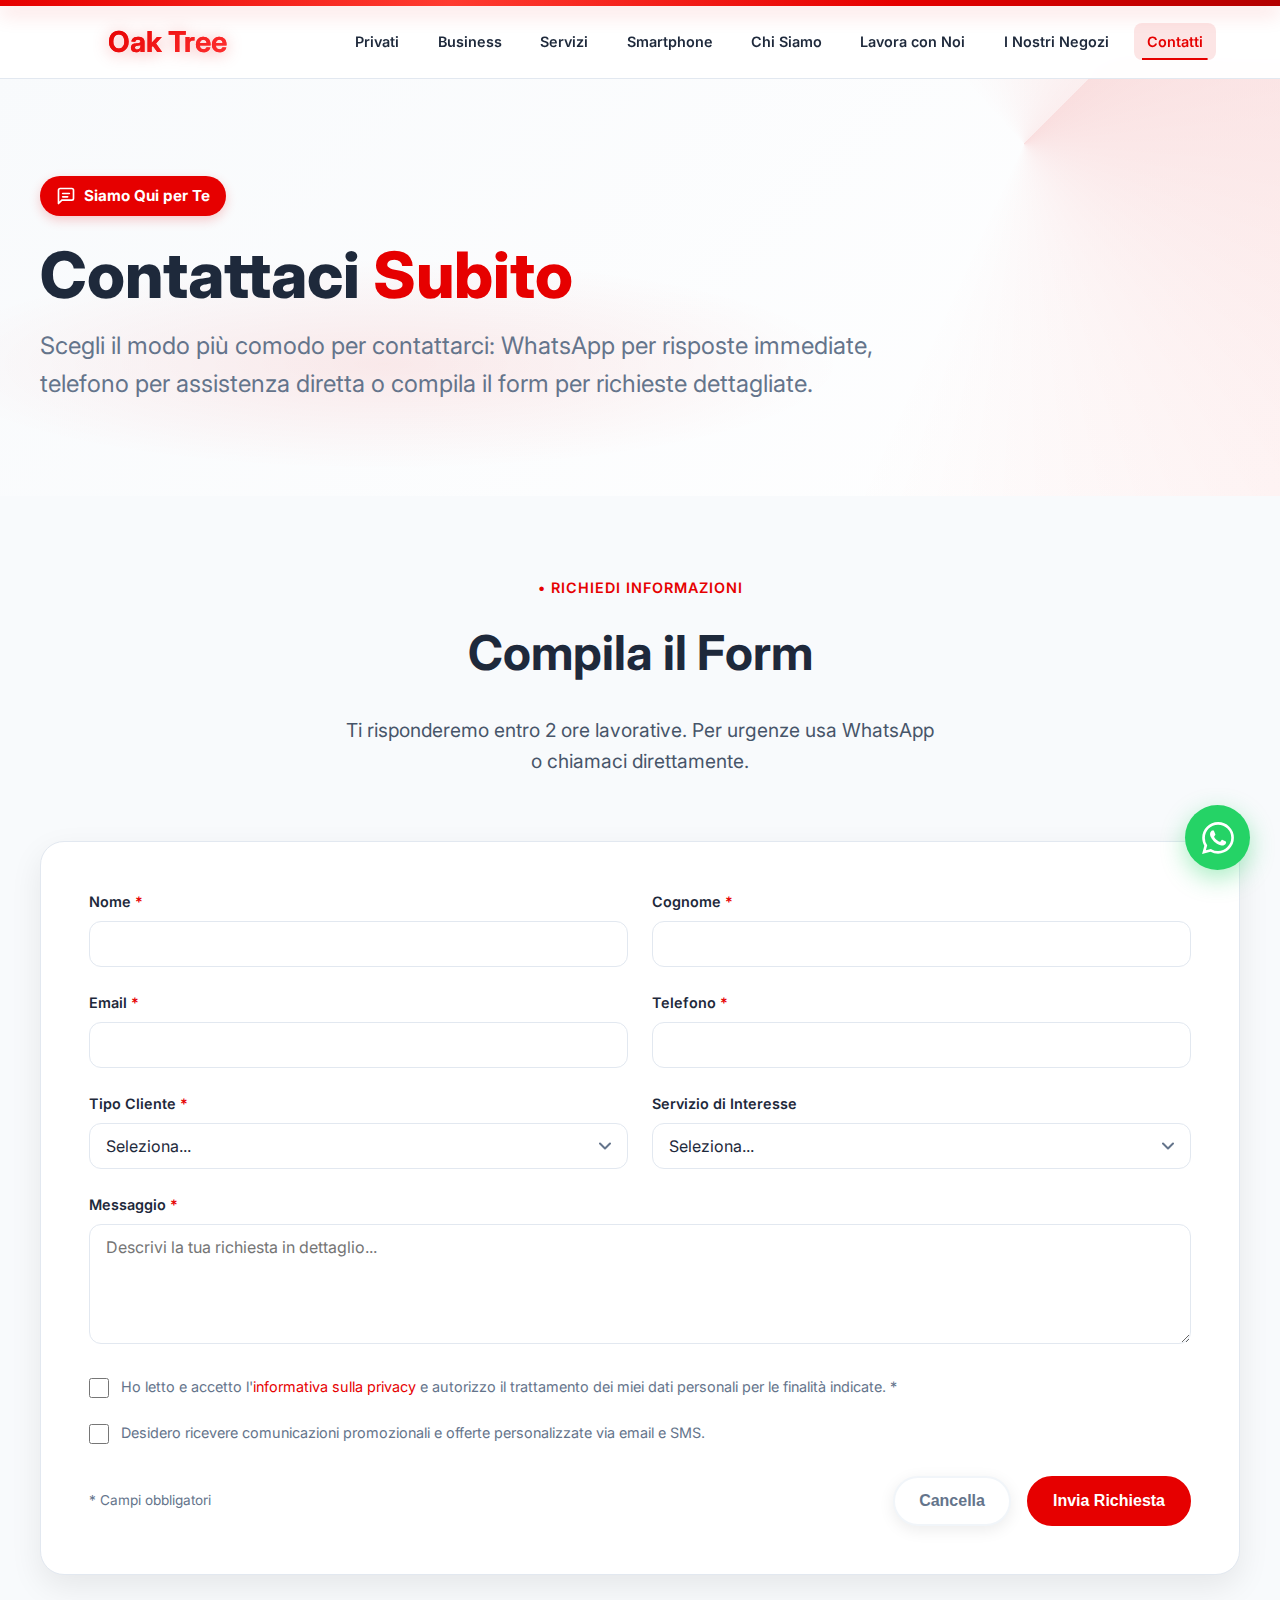
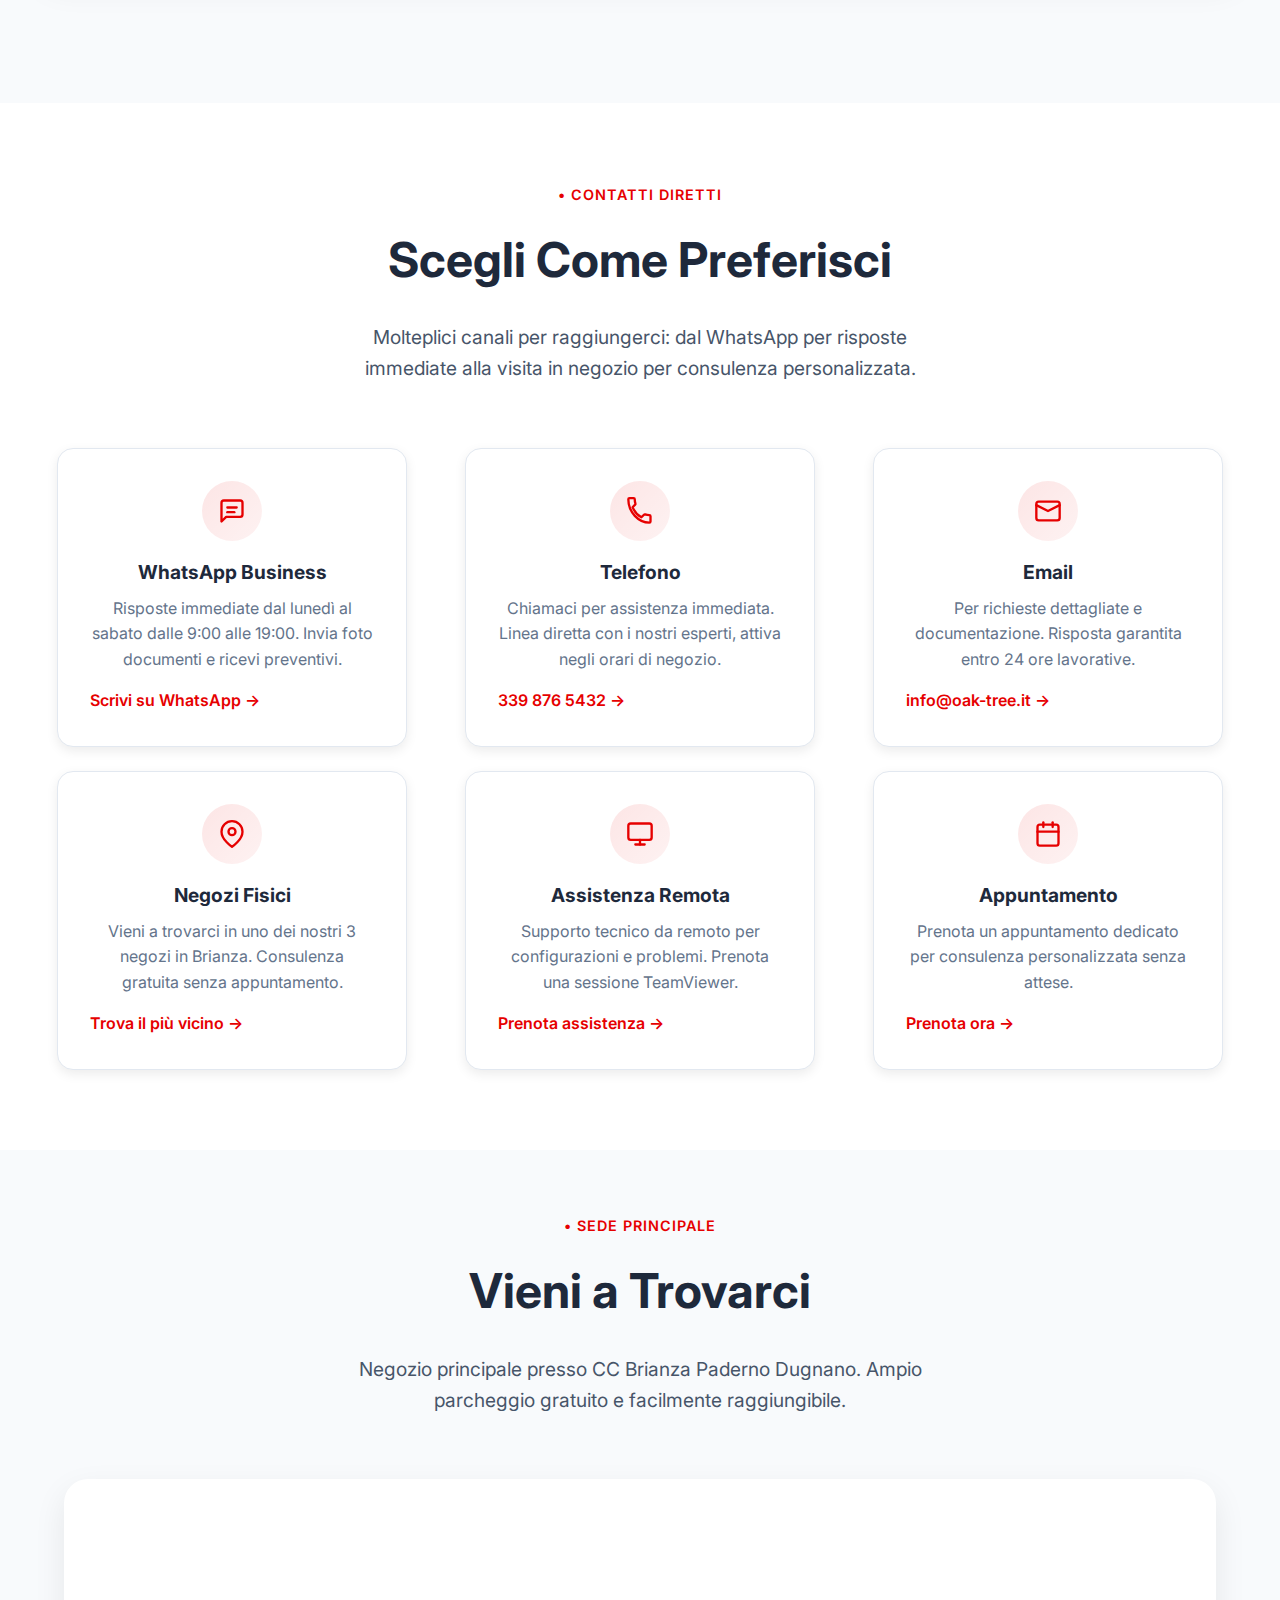
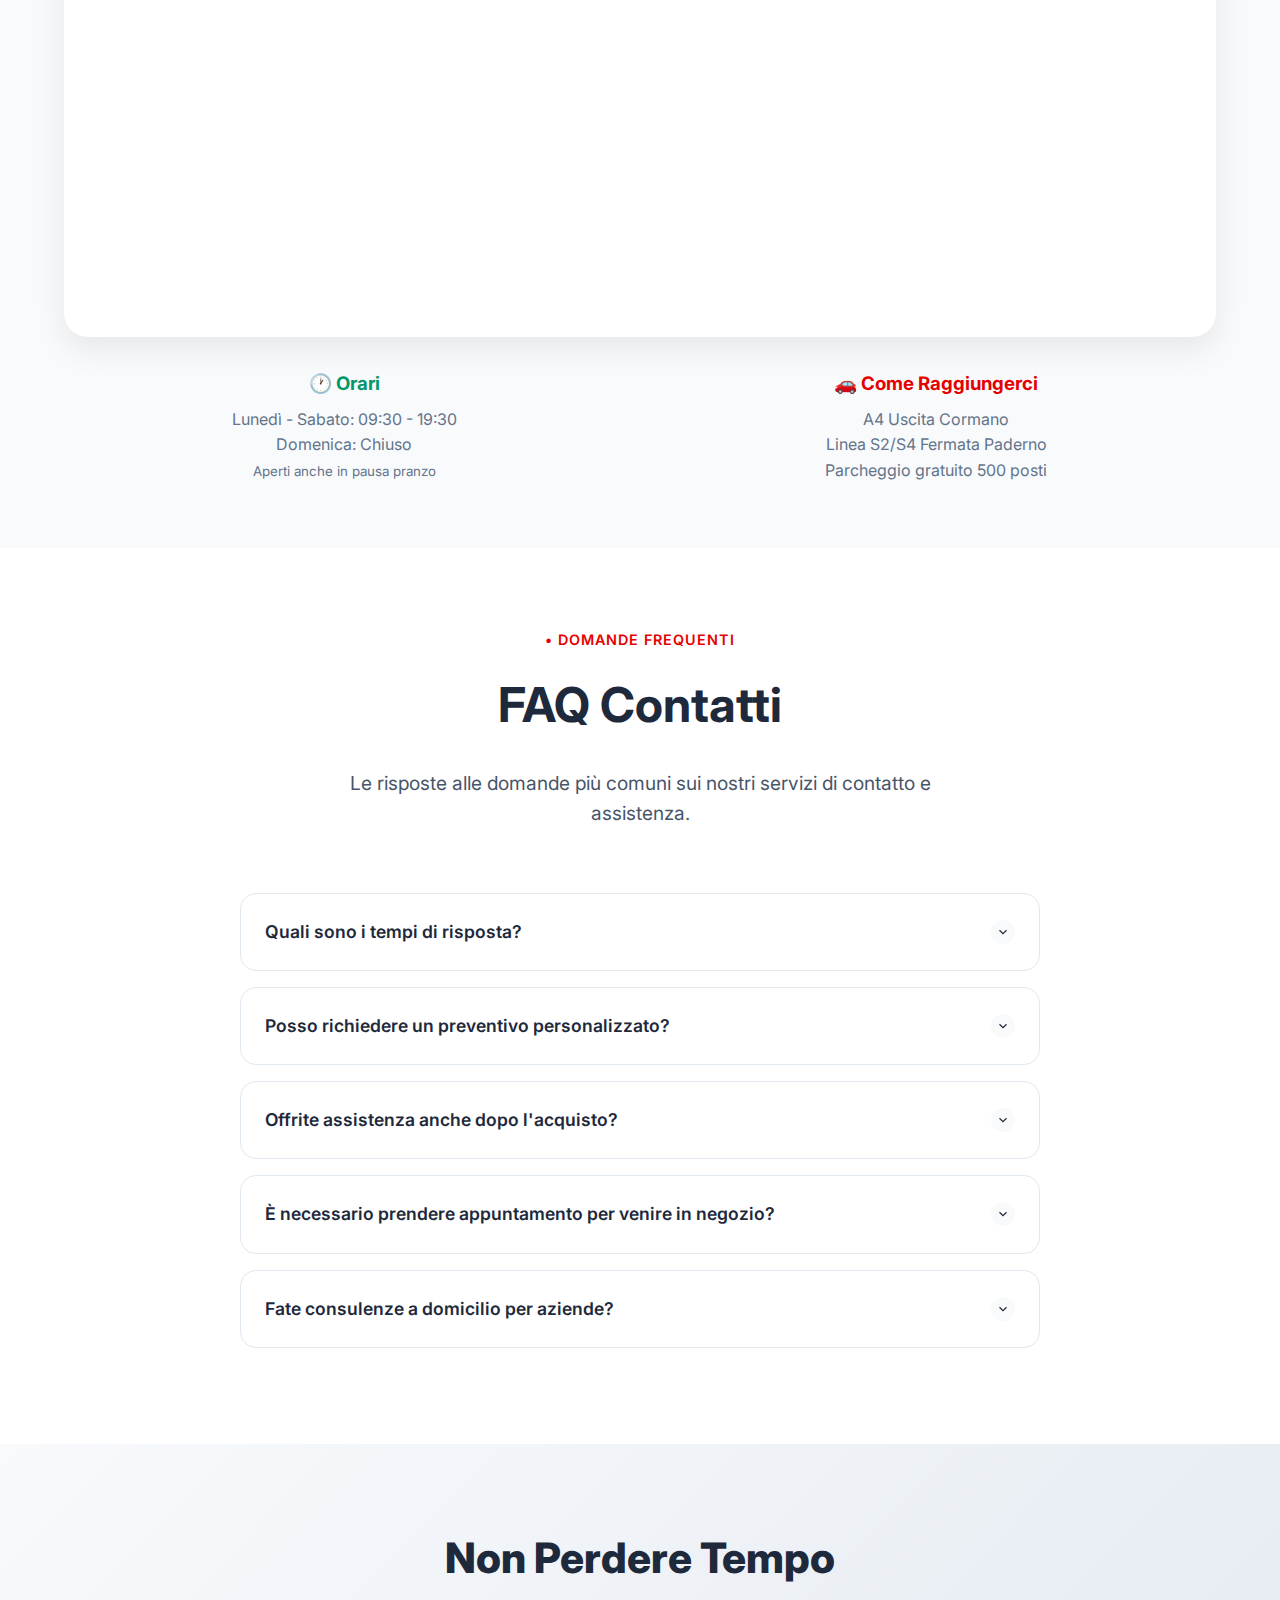
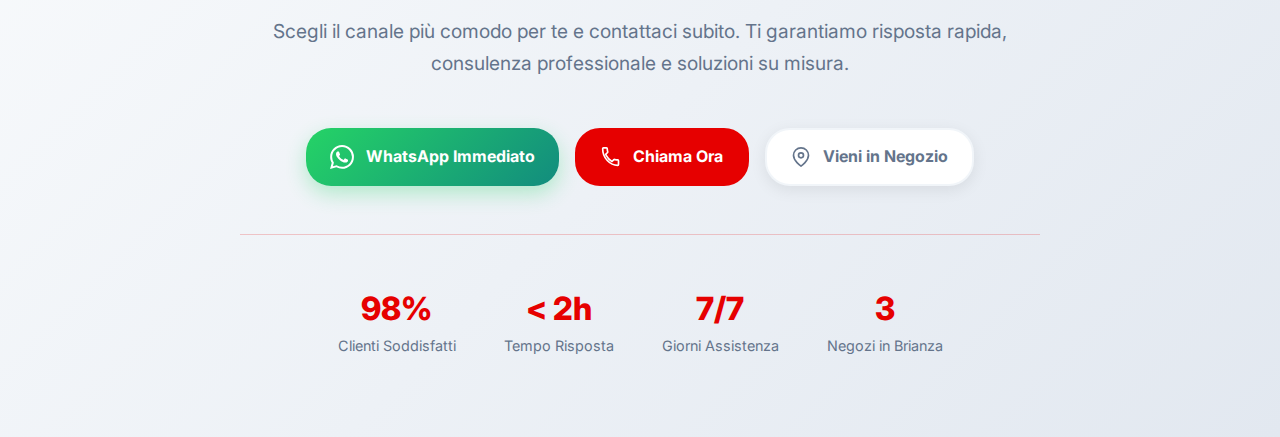
<file: contatti.html>
<!DOCTYPE html>
<html lang="it">
<head>
  <meta charset="UTF-8">
  <meta name="viewport" content="width=device-width, initial-scale=1">
  <title>Contatti e Assistenza | Oak Tree Vodafone Milano</title>
  <meta name="description" content="Contatta Oak Tree Vodafone: WhatsApp, telefono, email o vieni in negozio. Form preventivo online, assistenza rapida e consulenza gratuita a Milano.">
  <meta name="robots" content="index,follow,max-image-preview:large">
  <link rel="canonical" href="https://oak-tree.com/contatti.html">

  <!-- Open Graph / Twitter -->
  <meta property="og:site_name" content="Oak Tree">
  <meta property="og:type" content="website">
  <meta property="og:title" content="Contatti - Oak Tree Vodafone">
  <meta property="og:description" content="Molteplici modi per contattarci: WhatsApp, telefono, email, form online. Assistenza rapida e consulenza gratuita.">
  <meta property="og:url" content="https://oak-tree.com/contatti.html">
  <meta property="og:image" content="https://via.placeholder.com/1200x630/e60000/ffffff?text=Contattaci">
  <meta name="twitter:card" content="summary_large_image">

  <!-- Icons / PWA basics -->
  <link rel="icon" type="image/x-icon" href="[data-uri]">
  <meta name="theme-color" content="#e60000">

  <!-- Fonts: preconnect + swap -->
  <link rel="preconnect" href="https://fonts.googleapis.com" crossorigin>
  <link rel="preconnect" href="https://fonts.gstatic.com" crossorigin>
  <link rel="stylesheet" href="https://fonts.googleapis.com/css2?family=Inter:wght@300;400;600;700;800&display=swap">

  <style>
    /* Root variables - Vodafone Brand */
    :root{
      --vodafone-red:#e60000;
      --vodafone-dark:#4a4a4a;
      --vodafone-light:#f4f4f4;
      --vodafone-dark-red:#cc0000;
      --vodafone-white:#ffffff;
      --vodafone-black:#000000;
      --silver-gray:#f8fafc;
      --dark-gray:#1e293b;
      --medium-gray:#64748b;
      --light-gray:#e2e8f0;
      --card-radius:20px;
      --card-bd:#e2e8f0;
      --ink:#1e293b;
      --muted:#64748b;
      --ring:#ffe0e0;
      --brand:#e60000;
      --brand-dark:#b30000;
      --contact-green:#059669;
      --contact-green-dark:#047857;
    }

    /* Reset */
    * {
      margin: 0;
      padding: 0;
      box-sizing: border-box;
    }

    /* Evita qualsiasi scroll orizzontale fantasma */
    html, body { 
      overflow-x: hidden; 
    }

    body {
      font-family: 'Inter', -apple-system, BlinkMacSystemFont, sans-serif;
      line-height: 1.6;
      color: var(--vodafone-dark);
      background: var(--vodafone-white);
    }

    /* Breadcrumb */
    .breadcrumb {
      background: var(--silver-gray);
      padding: 1rem 0;
      border-bottom: 1px solid var(--light-gray);
    }

    .breadcrumb-container {
      max-width: 1200px;
      margin-inline: auto;
      padding: 0 24px;
    }

    .breadcrumb-nav {
      display: flex;
      align-items: center;
      gap: 0.5rem;
      font-size: 0.9rem;
      color: var(--muted);
    }

    .breadcrumb-nav a {
      color: var(--brand);
      text-decoration: none;
      transition: color 0.3s ease;
    }

    .breadcrumb-nav a:hover {
      color: var(--brand-dark);
    }

    .breadcrumb-separator {
      color: var(--muted);
      font-weight: 400;
    }

    /* Badge Contatti */
    .badge-contatti {
      background: var(--vodafone-red);
      color: white;
      padding: 8px 16px;
      border-radius: 20px;
      display: inline-flex;
      align-items: center;
      gap: 8px;
      font-weight: 700;
      font-size: 0.95rem;
      margin-bottom: 1.5rem;
      box-shadow: 0 4px 12px rgba(230,0,0,.2);
    }
    
    .badge-contatti svg{
      width:20px;
      height:20px;
      color:white;
    }

    /* CTA Primary con design pulito e puntini */
    .cta-primary, .btn-primary {
      background:#fff;
      color:#e60000;
      padding:14px 28px;
      border:2px solid #e60000;
      border-radius:25px;
      font-weight:700;
      cursor:pointer;
      text-decoration:none;
      display:inline-flex;
      align-items:center;
      gap:0.75rem;
      font-size:1.1rem;
      transition:all 0.3s cubic-bezier(0.4, 0, 0.2, 1);
      box-shadow:0 4px 16px rgba(230,0,0,.15);
      position:relative;
      overflow:hidden;
    }
    
    .cta-primary::before, .btn-primary::before{
      content:"";
      position:absolute;
      top:0;
      right:0;
      width:60px;
      height:100%;
      background:
        radial-gradient(circle at 15px 15px, rgba(230,0,0,.15) 2px, transparent 3px),
        radial-gradient(circle at 35px 20px, rgba(230,0,0,.10) 1.5px, transparent 2.5px),
        radial-gradient(circle at 25px 35px, rgba(230,0,0,.12) 2px, transparent 3px),
        radial-gradient(circle at 45px 30px, rgba(230,0,0,.08) 1px, transparent 2px);
      background-size:50px 50px;
      opacity:0;
      transition:opacity .3s ease;
      pointer-events:none;
    }

    .cta-primary:hover, .btn-primary:hover {
      background:#e60000;
      color:#fff;
      transform:translateY(-2px);
      box-shadow:0 8px 25px rgba(230,0,0,.25);
    }
    
    .cta-primary:hover::before, .btn-primary:hover::before{
      opacity:0.6;
    }

    .cta-primary:active, .btn-primary:active {
      transform:translateY(0);
      box-shadow:0 4px 12px rgba(230,0,0,.2);
    }

    /* Buttons con design pulito moderno */
    .btn{
      border-radius:25px;
      padding:14px 24px;
      font-weight:700;
      text-decoration:none;
      display:inline-flex;
      align-items:center;
      gap:.75rem;
      transition:all 0.3s cubic-bezier(0.4, 0, 0.2, 1);
      position:relative;
      overflow:hidden;
      font-size: 1rem;
      border: none;
      cursor: pointer;
    }

    .btn-ghost{
      background:#fff;
      border:2px solid #f1f5f9;
      color:#64748b;
      box-shadow:0 4px 16px rgba(0,0,0,.08);
    }

    .btn-ghost:hover{
      border-color:#e60000;
      color:#e60000;
      transform:translateY(-2px);
      box-shadow:0 8px 20px rgba(230,0,0,.15);
    }
    
    .btn-ghost:active{
      transform: translateY(-1px);
      box-shadow:0 4px 12px rgba(0,0,0,.1);
    }

    /* WhatsApp CTA Variant */
    .btn-whatsapp {
      background: linear-gradient(135deg, #25d366, #128c7e);
      color: white;
      border: none;
      box-shadow: 0 8px 20px rgba(37,211,102,.3);
    }

    .btn-whatsapp:hover {
      background: linear-gradient(135deg, #128c7e, #25d366);
      box-shadow: 0 10px 25px rgba(37,211,102,.4);
      color: white;
    }

    /* Contact Red Variant */
    .btn-contact {
      background: var(--vodafone-red);
      color: white;
      border: 2px solid var(--vodafone-red);
    }

    .btn-contact:hover {
      background: var(--vodafone-dark-red);
      border-color: var(--vodafone-dark-red);
      color: white;
    }

    /* Card base - Bordo gradient/subtle */
    .card{
      position:relative;
      border:1px solid rgba(226,232,240,.9);
      background:
        linear-gradient(#fff,#fff) padding-box,
        linear-gradient(135deg, rgba(230,0,0,.25), rgba(230,0,0,0)) border-box;
      border-radius:18px;
      padding:24px;
      box-shadow:0 6px 20px rgba(0,0,0,.06);
      transition:all .3s cubic-bezier(0.4, 0, 0.2, 1);
      overflow:hidden;
      isolation:isolate;
      max-width:100%;
    }

    /* Contact card variant */
    .card.contact-card {
      background:
        linear-gradient(#fff,#fff) padding-box,
        linear-gradient(135deg, rgba(230,0,0,.25), rgba(230,0,0,0)) border-box;
    }

    /* Hover pulito e tech */
    .card:hover{
      outline:0;
      transform: translateY(-6px);
      box-shadow:0 18px 46px rgba(230,0,0,.16);
    }

    .card.contact-card:hover {
      box-shadow:0 18px 46px rgba(230,0,0,.16);
    }

    /* Icon ring con icone SVG semplici */
    .icon-ring{
      width:64px;
      height:64px;
      border-radius:18px;
      display:grid;
      place-items:center;
      background:#e60000;
      border:2px solid #e60000;
      box-shadow:
        0 0 12px rgba(230,0,0,.4),
        0 0 24px rgba(230,0,0,.2),
        0 4px 12px rgba(230,0,0,.25);
      font-size:20px;
      color:#fff;
      margin:0 auto 16px;
      transition:all .3s ease;
      position:relative;
      overflow:visible;
    }

    /* Contact icon variant */
    .icon-ring.contact-icon {
      background: var(--vodafone-red);
      border-color: var(--vodafone-red);
      box-shadow:
        0 0 12px rgba(230,0,0,.4),
        0 0 24px rgba(230,0,0,.2),
        0 4px 12px rgba(230,0,0,.25);
    }
    
    /* Icone SVG semplici */
    .icon-ring svg{
      width:24px;
      height:24px;
      stroke:#fff;
      fill:none;
      stroke-width:2;
      stroke-linecap:round;
      stroke-linejoin:round;
    }
    
    /* Effetto neon più intenso al hover */
    .card:hover .icon-ring{
      background:#ff1a1a;
      border-color:#ff1a1a;
      transform:scale(1.05);
      box-shadow:
        0 0 20px rgba(255,26,26,.6),
        0 0 40px rgba(255,26,26,.3),
        0 0 60px rgba(255,26,26,.15),
        0 8px 24px rgba(230,0,0,.4);
    }

    .card.contact-card:hover .icon-ring.contact-icon {
      background: var(--vodafone-dark-red);
      border-color: var(--vodafone-dark-red);
      box-shadow:
        0 0 20px rgba(204,0,0,.6),
        0 0 40px rgba(204,0,0,.3),
        0 0 60px rgba(204,0,0,.15),
        0 8px 24px rgba(230,0,0,.4);
    }
    
    /* Puntini piccoli e marcati intorno al cerchio */
    .icon-ring::before{
      content:"";
      position:absolute;
      inset:-10px;
      background:
        radial-gradient(circle at 10px 20px, rgba(230,0,0,.8) 1.5px, transparent 2px),
        radial-gradient(circle at 30px 8px, rgba(230,0,0,.6) 1px, transparent 1.5px),
        radial-gradient(circle at 50px 15px, rgba(230,0,0,.9) 2px, transparent 2.5px),
        radial-gradient(circle at 70px 30px, rgba(230,0,0,.5) 1px, transparent 1.5px),
        radial-gradient(circle at 80px 50px, rgba(230,0,0,.7) 1.5px, transparent 2px),
        radial-gradient(circle at 70px 70px, rgba(230,0,0,.6) 1px, transparent 1.5px),
        radial-gradient(circle at 50px 80px, rgba(230,0,0,.8) 2px, transparent 2.5px),
        radial-gradient(circle at 30px 75px, rgba(230,0,0,.5) 1px, transparent 1.5px),
        radial-gradient(circle at 10px 60px, rgba(230,0,0,.7) 1.5px, transparent 2px),
        radial-gradient(circle at 5px 40px, rgba(230,0,0,.6) 1px, transparent 1.5px);
      background-size:90px 90px;
      opacity:0;
      transition:opacity .3s ease;
      border-radius:24px;
      pointer-events:none;
    }

    .icon-ring.contact-icon::before {
      background:
        radial-gradient(circle at 10px 20px, rgba(230,0,0,.8) 1.5px, transparent 2px),
        radial-gradient(circle at 30px 8px, rgba(230,0,0,.6) 1px, transparent 1.5px),
        radial-gradient(circle at 50px 15px, rgba(230,0,0,.9) 2px, transparent 2.5px),
        radial-gradient(circle at 70px 30px, rgba(230,0,0,.5) 1px, transparent 1.5px),
        radial-gradient(circle at 80px 50px, rgba(230,0,0,.7) 1.5px, transparent 2px),
        radial-gradient(circle at 70px 70px, rgba(230,0,0,.6) 1px, transparent 1.5px),
        radial-gradient(circle at 50px 80px, rgba(230,0,0,.8) 2px, transparent 2.5px),
        radial-gradient(circle at 30px 75px, rgba(230,0,0,.5) 1px, transparent 1.5px),
        radial-gradient(circle at 10px 60px, rgba(230,0,0,.7) 1.5px, transparent 2px),
        radial-gradient(circle at 5px 40px, rgba(230,0,0,.6) 1px, transparent 1.5px);
      background-size:90px 90px;
    }
    
    .card:hover .icon-ring::before{
      opacity:1;
    }

    /* Titoli/para coerenti */
    .card h3{
      font-size:1.2rem;
      color:var(--ink);
      margin:6px 0 8px;
      line-height:1.3;
    }
    
    .card p{
      color:var(--muted);
      line-height:1.6;
      font-size:0.95rem;
    }

    /* Navigation */
    .brand-ribbon{
      position:fixed;
      inset:0 0 auto 0;
      height:6px;
      z-index:1200;
      background: linear-gradient(90deg,#e60000 0%, #ff3b30 35%, #e60000 70%, #b30000 100%);
      box-shadow:0 6px 20px rgba(230,0,0,.25);
    }
    
    .navbar{
      position:fixed;
      top:6px;
      width:100%;
      background:rgba(255,255,255,.95);
      backdrop-filter:blur(20px);
      z-index:1000;
      transition:all 0.3s cubic-bezier(0.4, 0, 0.2, 1);
      border-bottom:1px solid var(--card-bd);
    }
    
    .navbar.scrolled{
      background:rgba(255,255,255,.98);
      box-shadow:0 8px 24px rgba(0,0,0,.06);
    }

    .nav-container{
      max-width:1200px;
      margin-inline:auto;
      display:flex;
      justify-content:space-between;
      align-items:center;
      padding:0.8rem 24px;
      gap:2rem;
    }

    .logo{
      font-size:1.8rem;
      font-weight:700;
      background:linear-gradient(135deg, #e60000, #ff3333);
      -webkit-background-clip:text;
      -webkit-text-fill-color:transparent;
      background-clip:text;
      text-decoration:none;
      display:flex;
      align-items:center;
      gap:0.5rem;
      filter:drop-shadow(0 2px 8px rgba(230,0,0,.3));
      transition:all 0.3s ease;
      flex-shrink:0;
    }

    .nav-menu{
      display:flex;
      list-style:none;
      gap:0.8rem;
      align-items:center;
      margin:0;
      padding:0;
      flex-wrap:wrap;
    }

    .nav-link{
      text-decoration:none;
      color:#1e293b;
      font-weight:600;
      position:relative;
      transition:all 0.3s ease;
      padding:0.6rem 0.8rem;
      border-radius:8px;
      font-size:0.9rem;
      white-space:nowrap;
      background-image: linear-gradient(#e60000,#e60000);
      background-repeat: no-repeat;
      background-size: 0% 2px;
      background-position: 50% 100%;
    }

    .nav-link:hover{
      color:#e60000;
      transform:translateY(-1px);
      background-size: 80% 2px;
      background-color:rgba(230,0,0,0.05);
    }

    .nav-link.active {
      color:#e60000;
      background-size: 80% 2px;
      background-color:rgba(230,0,0,0.1);
    }

    /* Mobile menu */
    .mobile-menu-btn{
      display:none;
      flex-direction:column;
      cursor:pointer;
      padding:0.5rem;
      z-index:1001;
    }

    .hamburger-line{
      width:25px;
      height:3px;
      background:var(--vodafone-red);
      margin:3px 0;
      transition:all 0.3s ease;
      border-radius:3px;
    }

    .mobile-menu{
      display:none;
      position:fixed;
      top:80px;
      left:0;
      right:0;
      max-height:calc(100vh - 80px);
      background:rgba(255,255,255,.98);
      backdrop-filter:blur(20px);
      border-top:1px solid var(--card-bd);
      padding:2rem;
      z-index:999;
      overflow-y:auto;
      -webkit-overflow-scrolling:touch;
      box-shadow:0 8px 32px rgba(0,0,0,.15);
    }

    .mobile-menu.active{
      display:block;
    }

    .mobile-nav-links{
      display:flex;
      flex-direction:column;
      gap:0.75rem;
      max-width:400px;
      margin:0 auto;
    }

    .mobile-nav-links .nav-link{
      padding:1rem;
      font-size:1rem;
      margin-bottom:0;
      border-radius:12px;
      display:block;
      text-decoration:none;
      transition:all 0.3s ease;
      text-align:center;
      font-weight:600;
      border:1px solid var(--card-bd);
      background:#fff;
      color:#1e293b;
    }

    .mobile-nav-links .nav-link:hover{
      background:#fef2f2;
      border-color:#e60000;
      color:#e60000;
    }

    .mobile-nav-links .nav-link.active{
      background:#fef2f2;
      border-color:#e60000;
      color:#e60000;
    }

    /* Page Header */
    .page-header {
      background: linear-gradient(135deg, #f8fafc 0%, #ffffff 100%);
      padding: 120px 24px 60px;
      position: relative;
      overflow: hidden;
    }

    .page-header.contact-header {
      background: linear-gradient(135deg, #f8fafc 0%, #ffffff 100%);
    }

    .page-header::before {
      content: "";
      position: absolute;
      inset: 0;
      background: 
        radial-gradient(60% 40% at 30% 70%, rgba(230,0,0,.08), transparent 60%),
        conic-gradient(from 45deg at 80% 20%, rgba(230,0,0,.12), transparent 45% 75%, rgba(230,0,0,.06));
      pointer-events: none;
    }

    .page-header.contact-header::before {
      background: 
        radial-gradient(60% 40% at 30% 70%, rgba(230,0,0,.08), transparent 60%),
        conic-gradient(from 45deg at 80% 20%, rgba(230,0,0,.12), transparent 45% 75%, rgba(230,0,0,.06));
    }

    .page-header-container {
      max-width: 1200px;
      margin-inline: auto;
      position: relative;
      z-index: 2;
    }

    .page-title {
      font-size: clamp(2.5rem, 6vw, 4rem);
      font-weight: 800;
      color: var(--ink);
      margin-bottom: 1rem;
      line-height: 1.1;
    }

    .page-subtitle {
      font-size: clamp(1.1rem, 2.5vw, 1.5rem);
      color: var(--muted);
      margin-bottom: 2rem;
      max-width: 60ch;
    }

    /* Section styles */
    .section {
      padding: 5rem 24px;
    }

    .section-container {
      max-width: 1200px;
      margin-inline: auto;
    }

    .section-header {
      text-align: center;
      margin-bottom: 4rem;
    }

    .section-tag {
      font-size: 0.9rem;
      font-weight: 600;
      color: var(--vodafone-red);
      text-transform: uppercase;
      letter-spacing: 1px;
      margin-bottom: 1rem;
    }

    .section-tag.contact-tag {
      color: var(--vodafone-red);
    }

    .section-title {
      font-size: clamp(2rem, 5vw, 3rem);
      font-weight: 700;
      margin-bottom: 1.5rem;
      color: var(--ink);
    }

    .section-subtitle {
      font-size: 1.2rem;
      color: #475569;
      max-width: 600px;
      margin: 0 auto;
    }

    /* Grid generica */
    .grid{
      display:grid;
      gap:1.5rem;
      grid-template-columns: repeat(12, minmax(0,1fr));
      justify-items:center;
      max-width:100%;
    }
    
    .grid-2 > * {
      grid-column: span 6;
      width:100%;
      max-width:450px;
    }

    .grid-3 > *{
      grid-column: span 4;
      width:100%;
      max-width:350px;
    }

    .grid-4 > *{
      grid-column: span 3;
      width:100%;
      max-width:280px;
    }
    
    @media (max-width:1024px){
      .grid-2 > * {
        grid-column: span 6;
        max-width:400px;
      }
      .grid-3 > *, .grid-4 > *{
        grid-column: span 6;
        max-width:380px;
      }
    }
    
    @media (max-width:640px){
      .grid{
        gap:1.25rem;
      }
      .grid-2 > *, .grid-3 > *, .grid-4 > *{
        grid-column: span 12;
        max-width:100%;
        width:100%;
      }
    }

    /* Contact Form Styles */
    .contact-form-section {
      background: white;
      padding: 3rem;
      border-radius: 24px;
      border: 1px solid var(--light-gray);
      box-shadow: 0 12px 32px rgba(0,0,0,.08);
      margin-bottom: 3rem;
    }

    .form-grid {
      display: grid;
      grid-template-columns: repeat(2, 1fr);
      gap: 1.5rem;
      margin-bottom: 1.5rem;
    }

    .form-group {
      position: relative;
    }

    .form-group.full-width {
      grid-column: 1 / -1;
    }

    .form-label {
      display: block;
      font-size: 0.9rem;
      font-weight: 600;
      color: var(--ink);
      margin-bottom: 0.5rem;
    }

    .form-label .required {
      color: var(--brand);
    }

    .form-input, .form-textarea, .form-select {
      width: 100%;
      padding: 12px 16px;
      border: 1px solid var(--light-gray);
      border-radius: 12px;
      font-family: inherit;
      font-size: 1rem;
      color: var(--ink);
      background: white;
      transition: all 0.3s ease;
    }

    .form-input:focus, .form-textarea:focus, .form-select:focus {
      outline: none;
      border-color: var(--vodafone-red);
      box-shadow: 0 0 0 3px rgba(230,0,0,.1);
    }

    .form-textarea {
      resize: vertical;
      min-height: 120px;
    }

    .form-select {
      cursor: pointer;
      appearance: none;
      background-image: url("data:image/svg+xml,%3Csvg width='12' height='8' viewBox='0 0 12 8' fill='none' xmlns='http://www.w3.org/2000/svg'%3E%3Cpath d='M1 1.5L6 6.5L11 1.5' stroke='%2364748b' stroke-width='2' stroke-linecap='round' stroke-linejoin='round'/%3E%3C/svg%3E");
      background-repeat: no-repeat;
      background-position: right 16px center;
      padding-right: 40px;
    }

    .form-checkbox-group {
      display: flex;
      align-items: flex-start;
      gap: 0.75rem;
      margin: 1.5rem 0;
    }

    .form-checkbox {
      width: 20px;
      height: 20px;
      min-width: 20px;
      margin-top: 2px;
      cursor: pointer;
      accent-color: var(--vodafone-red);
    }

    .form-checkbox-label {
      font-size: 0.9rem;
      color: var(--muted);
      line-height: 1.5;
    }

    .form-checkbox-label a {
      color: var(--brand);
      text-decoration: none;
    }

    .form-checkbox-label a:hover {
      text-decoration: underline;
    }

    .form-actions {
      display: flex;
      gap: 1rem;
      justify-content: flex-end;
      align-items: center;
      margin-top: 2rem;
    }

    .form-note {
      font-size: 0.85rem;
      color: var(--muted);
      margin-right: auto;
    }

    /* Contact Methods */
    .contact-method {
      background: white;
      padding: 2rem;
      border-radius: 16px;
      border: 1px solid var(--light-gray);
      box-shadow: 0 4px 12px rgba(0,0,0,.08);
      transition: all 0.3s ease;
      text-align: center;
      height: 100%;
      display: flex;
      flex-direction: column;
    }

    .contact-method:hover {
      transform: translateY(-4px);
      box-shadow: 0 12px 28px rgba(230,0,0,.12);
      border-color: rgba(230,0,0,.3);
    }

    .contact-method-icon {
      width: 60px;
      height: 60px;
      margin: 0 auto 1rem;
      background: linear-gradient(135deg, rgba(230,0,0,.1), rgba(230,0,0,.05));
      border-radius: 50%;
      display: flex;
      align-items: center;
      justify-content: center;
      transition: all 0.3s ease;
    }

    .contact-method:hover .contact-method-icon {
      background: linear-gradient(135deg, rgba(230,0,0,.2), rgba(230,0,0,.1));
      transform: scale(1.1);
    }

    .contact-method-icon svg {
      width: 28px;
      height: 28px;
      stroke: var(--vodafone-red);
      fill: none;
      stroke-width: 2;
      stroke-linecap: round;
      stroke-linejoin: round;
    }

    .contact-method h3 {
      font-size: 1.2rem;
      font-weight: 700;
      color: var(--ink);
      margin-bottom: 0.5rem;
    }

    .contact-method p {
      color: var(--muted);
      margin-bottom: 1rem;
      flex-grow: 1;
    }

    .contact-method a {
      color: var(--vodafone-red);
      text-decoration: none;
      font-weight: 600;
      display: inline-flex;
      align-items: center;
      gap: 0.5rem;
      transition: all 0.3s ease;
    }

    .contact-method a:hover {
      color: var(--vodafone-dark-red);
      transform: translateX(4px);
    }

    /* Map Section */
    .map-section {
      background: var(--silver-gray);
      padding: 4rem 0;
      position: relative;
    }

    .map-container {
      max-width: 1200px;
      margin: 0 auto;
      padding: 0 24px;
    }

    .map-wrapper {
      background: white;
      border-radius: 24px;
      overflow: hidden;
      box-shadow: 0 12px 32px rgba(0,0,0,.08);
    }

    .map-iframe {
      width: 100%;
      height: 450px;
      border: none;
    }

    /* FAQ Section */
    .faq-section {
      background: white;
    }

    .faq-container {
      max-width: 800px;
      margin: 0 auto;
    }

    .faq-item {
      background: white;
      border: 1px solid var(--light-gray);
      border-radius: 16px;
      margin-bottom: 1rem;
      overflow: hidden;
      transition: all 0.3s ease;
    }

    .faq-item:hover {
      box-shadow: 0 8px 24px rgba(0,0,0,.08);
    }

    .faq-question {
      padding: 1.5rem;
      font-size: 1.1rem;
      font-weight: 600;
      color: var(--ink);
      cursor: pointer;
      display: flex;
      justify-content: space-between;
      align-items: center;
      transition: all 0.3s ease;
    }

    .faq-question:hover {
      color: var(--vodafone-red);
    }

    .faq-toggle {
      width: 24px;
      height: 24px;
      border-radius: 50%;
      background: var(--silver-gray);
      display: flex;
      align-items: center;
      justify-content: center;
      transition: all 0.3s ease;
    }

    .faq-toggle svg {
      width: 14px;
      height: 14px;
      stroke: var(--muted);
      stroke-width: 2;
      transition: all 0.3s ease;
    }

    .faq-item.active .faq-toggle {
      background: var(--vodafone-red);
    }

    .faq-item.active .faq-toggle svg {
      stroke: white;
      transform: rotate(180deg);
    }

    .faq-answer {
      padding: 0 1.5rem;
      max-height: 0;
      overflow: hidden;
      transition: all 0.3s ease;
    }

    .faq-item.active .faq-answer {
      padding: 0 1.5rem 1.5rem;
      max-height: 500px;
    }

    .faq-answer p {
      color: var(--muted);
      line-height: 1.7;
    }

    /* WhatsApp Button */
    .whatsapp-btn{
      position:fixed;
      bottom:30px;
      right:30px;
      width:65px;
      height:65px;
      background:#25d366;
      border-radius:50%;
      display:flex;
      align-items:center;
      justify-content:center;
      color:white;
      text-decoration:none;
      font-size:1.8rem;
      box-shadow:0 8px 25px rgba(37,211,102,0.4);
      z-index:1000;
      transition:all 0.3s ease;
    }

    .whatsapp-btn:hover{
      transform:scale(1.15);
      box-shadow:0 15px 45px rgba(37,211,102,0.8);
      color: white;
    }

    /* Mobile optimizations per schermi molto piccoli */
    @media (max-width:768px){
      .nav-container{
        padding:0.8rem 16px;
        gap:1rem;
      }
      .logo{
        font-size:1.5rem;
      }

      .nav-menu{
        display:none;
      }
      .mobile-menu-btn{
        display:flex;
      }

      .page-header {
        padding: 100px 16px 40px;
      }

      .section {
        padding: 3rem 16px;
      }

      .contact-form-section {
        padding: 2rem 1.5rem;
      }

      .form-grid {
        grid-template-columns: 1fr;
        gap: 1rem;
      }

      .form-actions {
        flex-direction: column;
        align-items: stretch;
      }

      .form-note {
        margin-right: 0;
        margin-bottom: 1rem;
        text-align: center;
      }

      .map-iframe {
        height: 300px;
      }

      .whatsapp-btn{
        width:60px;
        height:60px;
        font-size:1.6rem;
        bottom:20px;
        right:20px;
      }

      .mobile-menu-btn.active .hamburger-line:nth-child(1){
        transform:rotate(-45deg) translate(-5px,6px);
      }
      .mobile-menu-btn.active .hamburger-line:nth-child(2){
        opacity:0;
      }
      .mobile-menu-btn.active .hamburger-line:nth-child(3){
        transform:rotate(45deg) translate(-5px,-6px);
      }

      .mobile-nav-links .nav-link{
        padding:1.2rem;
        font-size:1.1rem;
        margin-bottom:0.5rem;
      }
    }

    /* Skip link accessibility */
    .skip-link:focus{
      position:absolute;
      left:12px;
      top:12px;
      background:#fff;
      border:2px solid #e60000;
      padding:8px 12px;
      border-radius:10px;
      z-index:2000;
      text-decoration:none;
      color:#e60000;
      font-weight:600;
    }

    /* Focus styles accessibili */
    :where(a,button,[tabindex]):focus-visible{
      outline:3px solid rgba(230,0,0,.55);
      outline-offset:3px;
      border-radius:12px;
    }

    /* Animations */
    @media (prefers-reduced-motion: no-preference){
      .whatsapp-btn{
        animation:whatsappPulse 3s ease-in-out infinite;
      }
    }
    
    @keyframes whatsappPulse{
      0%,100%{
        transform:scale(1);
        box-shadow:0 8px 25px rgba(37,211,102,0.4);
      }
      50%{
        transform:scale(1.05);
        box-shadow:0 12px 35px rgba(37,211,102,0.6);
      }
    }
  </style>

  <!-- JSON-LD: BreadcrumbList + ContactPage -->
  <script type="application/ld+json">
  {
    "@context": "https://schema.org",
    "@type": "BreadcrumbList",
    "itemListElement": [{
      "@type": "ListItem",
      "position": 1,
      "name": "Home",
      "item": "https://oak-tree.com/"
    },{
      "@type": "ListItem",
      "position": 2,
      "name": "Contatti",
      "item": "https://oak-tree.com/contatti.html"
    }]
  }
  </script>
  <script type="application/ld+json">
  {
    "@context": "https://schema.org",
    "@type": "ContactPage",
    "name": "Contatti Oak Tree Vodafone",
    "description": "Molteplici modi per contattarci: WhatsApp, telefono, email, form online. Assistenza rapida e consulenza gratuita.",
    "url": "https://oak-tree.com/contatti.html",
    "mainEntity": {
      "@type": "LocalBusiness",
      "name": "Oak Tree - Rivenditore Autorizzato Vodafone",
      "telephone": "+39 339 876 5432",
      "email": "info@oak-tree.it",
      "address": {
        "@type": "PostalAddress",
        "streetAddress": "Strada Statale dei Giovi 35",
        "addressLocality": "Paderno Dugnano",
        "postalCode": "20037",
        "addressCountry": "IT"
      }
    }
  }
  </script>
</head>
<body>
    <!-- Skip link for accessibility -->
    <a href="#main-content" class="skip-link" style="position:absolute;left:-9999px;">Salta ai contenuti</a>
    
    <!-- Brand ribbon -->
    <div class="brand-ribbon"></div>

    <!-- Navigation -->
    <nav class="navbar" id="navbar">
        <div class="nav-container">
            <a href="index.html" class="logo">
                <span style="font-size:1.8rem;filter:drop-shadow(0 2px 8px rgba(230,0,0,.3));">🌳</span>
                <span style="background:linear-gradient(135deg, #e60000, #ff3333);-webkit-background-clip:text;-webkit-text-fill-color:transparent;background-clip:text;">Oak Tree</span>
            </a>
            
            <ul class="nav-menu" id="navMenu">
                <li><a href="privati.html" class="nav-link">Privati</a></li>
                <li><a href="business.html" class="nav-link">Business</a></li>
                <li><a href="servizi.html" class="nav-link">Servizi</a></li>
                <li><a href="smartphone.html" class="nav-link">Smartphone</a></li>
                <li><a href="chi-siamo.html" class="nav-link">Chi Siamo</a></li>
                <li><a href="lavora-con-noi.html" class="nav-link">Lavora con Noi</a></li>
                <li><a href="negozi.html" class="nav-link">I Nostri Negozi</a></li>
                <li><a href="contatti.html" class="nav-link active">Contatti</a></li>
            </ul>
            
            <div class="mobile-menu-btn" id="mobileMenuBtn" aria-controls="mobileMenu" aria-expanded="false">
                <div class="hamburger-line"></div>
                <div class="hamburger-line"></div>
                <div class="hamburger-line"></div>
            </div>
        </div>
        
        <div class="mobile-menu" id="mobileMenu">
            <div class="mobile-nav-links">
                <a href="privati.html" class="nav-link">Privati & Famiglia</a>
                <a href="business.html" class="nav-link">Business & P.IVA</a>
                <a href="servizi.html" class="nav-link">Servizi & Assistenza</a>
                <a href="smartphone.html" class="nav-link">Smartphone</a>
                <a href="chi-siamo.html" class="nav-link">Chi Siamo</a>
                <a href="lavora-con-noi.html" class="nav-link">Lavora con Noi</a>
                <a href="negozi.html" class="nav-link">I Nostri Negozi</a>
                <a href="contatti.html" class="nav-link active">Contatti</a>
            </div>
        </div>
    </nav>

    <!-- Breadcrumb -->
    <div class="breadcrumb">
        <div class="breadcrumb-container">
            <nav class="breadcrumb-nav" aria-label="Breadcrumb">
                <a href="index.html">Home</a>
                <span class="breadcrumb-separator">›</span>
                <span>Contatti</span>
            </nav>
        </div>
    </div>

    <!-- Page Header -->
    <header class="page-header contact-header">
        <div class="page-header-container">
            <div class="badge-contatti">
                <svg width="20" height="20" viewBox="0 0 24 24" fill="none" stroke="currentColor" stroke-width="2" stroke-linecap="round" stroke-linejoin="round">
                    <path d="M21 15a2 2 0 0 1-2 2H7l-4 4V5a2 2 0 0 1 2-2h14a2 2 0 0 1 2 2z"/>
                    <path d="M8 9h8"/>
                    <path d="M8 13h6"/>
                </svg>
                <span>Siamo Qui per Te</span>
            </div>
            
            <h1 class="page-title">Contattaci <span style="color:#e60000">Subito</span></h1>
            <p class="page-subtitle">
                Scegli il modo più comodo per contattarci: WhatsApp per risposte immediate, 
                telefono per assistenza diretta o compila il form per richieste dettagliate.
            </p>
        </div>
    </header>

    <!-- Main Content -->
    <main id="main-content">
        <!-- Contact Form Section -->
        <section class="section" style="background: #f8fafc;">
            <div class="section-container">
                <div class="section-header">
                    <div class="section-tag contact-tag">• RICHIEDI INFORMAZIONI</div>
                    <h2 class="section-title">Compila il Form</h2>
                    <p class="section-subtitle">
                        Ti risponderemo entro 2 ore lavorative. Per urgenze usa WhatsApp o chiamaci direttamente.
                    </p>
                </div>

                <div class="contact-form-section">
                    <form id="contactForm" action="#" method="POST">
                        <div class="form-grid">
                            <div class="form-group">
                                <label class="form-label" for="nome">
                                    Nome <span class="required">*</span>
                                </label>
                                <input type="text" id="nome" name="nome" class="form-input" required>
                            </div>

                            <div class="form-group">
                                <label class="form-label" for="cognome">
                                    Cognome <span class="required">*</span>
                                </label>
                                <input type="text" id="cognome" name="cognome" class="form-input" required>
                            </div>

                            <div class="form-group">
                                <label class="form-label" for="email">
                                    Email <span class="required">*</span>
                                </label>
                                <input type="email" id="email" name="email" class="form-input" required>
                            </div>

                            <div class="form-group">
                                <label class="form-label" for="telefono">
                                    Telefono <span class="required">*</span>
                                </label>
                                <input type="tel" id="telefono" name="telefono" class="form-input" required>
                            </div>

                            <div class="form-group">
                                <label class="form-label" for="tipo-cliente">
                                    Tipo Cliente <span class="required">*</span>
                                </label>
                                <select id="tipo-cliente" name="tipo-cliente" class="form-select" required>
                                    <option value="">Seleziona...</option>
                                    <option value="privato">Privato</option>
                                    <option value="famiglia">Famiglia</option>
                                    <option value="business">Business</option>
                                    <option value="piva">Partita IVA</option>
                                    <option value="azienda">Azienda</option>
                                </select>
                            </div>

                            <div class="form-group">
                                <label class="form-label" for="servizio">
                                    Servizio di Interesse
                                </label>
                                <select id="servizio" name="servizio" class="form-select">
                                    <option value="">Seleziona...</option>
                                    <option value="mobile">Offerte Mobile</option>
                                    <option value="fibra">Fibra Casa</option>
                                    <option value="business">Soluzioni Business</option>
                                    <option value="smartphone">Smartphone</option>
                                    <option value="assistenza">Assistenza Tecnica</option>
                                    <option value="portabilita">Portabilità</option>
                                    <option value="altro">Altro</option>
                                </select>
                            </div>

                            <div class="form-group full-width">
                                <label class="form-label" for="messaggio">
                                    Messaggio <span class="required">*</span>
                                </label>
                                <textarea id="messaggio" name="messaggio" class="form-textarea" required 
                                          placeholder="Descrivi la tua richiesta in dettaglio..."></textarea>
                            </div>
                        </div>

                        <div class="form-checkbox-group">
                            <input type="checkbox" id="privacy" name="privacy" class="form-checkbox" required>
                            <label for="privacy" class="form-checkbox-label">
                                Ho letto e accetto l'<a href="privacy.html">informativa sulla privacy</a> e 
                                autorizzo il trattamento dei miei dati personali per le finalità indicate. *
                            </label>
                        </div>

                        <div class="form-checkbox-group">
                            <input type="checkbox" id="marketing" name="marketing" class="form-checkbox">
                            <label for="marketing" class="form-checkbox-label">
                                Desidero ricevere comunicazioni promozionali e offerte personalizzate via email e SMS.
                            </label>
                        </div>

                        <div class="form-actions">
                            <span class="form-note">* Campi obbligatori</span>
                            <button type="button" class="btn btn-ghost" onclick="this.form.reset()">Cancella</button>
                            <button type="submit" class="btn btn-contact">Invia Richiesta</button>
                        </div>
                    </form>
                </div>
            </div>
        </section>

        <!-- Contact Methods Section -->
        <section class="section">
            <div class="section-container">
                <div class="section-header">
                    <div class="section-tag contact-tag">• CONTATTI DIRETTI</div>
                    <h2 class="section-title">Scegli Come Preferisci</h2>
                    <p class="section-subtitle">
                        Molteplici canali per raggiungerci: dal WhatsApp per risposte immediate 
                        alla visita in negozio per consulenza personalizzata.
                    </p>
                </div>

                <div class="grid grid-3">
                    <div class="contact-method">
                        <div class="contact-method-icon">
                            <svg viewBox="0 0 24 24" fill="none">
                                <path d="M21 15a2 2 0 0 1-2 2H7l-4 4V5a2 2 0 0 1 2-2h14a2 2 0 0 1 2 2z"/>
                                <path d="M8 9h8"/>
                                <path d="M8 13h6"/>
                            </svg>
                        </div>
                        <h3>WhatsApp Business</h3>
                        <p>Risposte immediate dal lunedì al sabato dalle 9:00 alle 19:00. Invia foto documenti e ricevi preventivi.</p>
                        <a href="https://wa.me/393398765432?text=Ciao!%20Vorrei%20informazioni%20sulle%20vostre%20offerte.">
                            Scrivi su WhatsApp →
                        </a>
                    </div>

                    <div class="contact-method">
                        <div class="contact-method-icon">
                            <svg viewBox="0 0 24 24" fill="none">
                                <path d="M6.62 10.79a15.053 15.053 0 0 0 6.59 6.59l2.2-2.2a1 1 0 0 1 1.01-.24c1.11.37 2.31.57 3.58.57a1 1 0 0 1 1 1V21a1 1 0 0 1-1 1C10.85 22 2 13.15 2 2a1 1 0 0 1 1-1h3.5a1 1 0 0 1 1 1c0 1.27.2 2.47.57 3.58a1 1 0 0 1-.24 1.01l-2.2 2.2z"/>
                            </svg>
                        </div>
                        <h3>Telefono</h3>
                        <p>Chiamaci per assistenza immediata. Linea diretta con i nostri esperti, attiva negli orari di negozio.</p>
                        <a href="tel:+393398765432">
                            339 876 5432 →
                        </a>
                    </div>

                    <div class="contact-method">
                        <div class="contact-method-icon">
                            <svg viewBox="0 0 24 24" fill="none">
                                <rect x="2" y="4" width="20" height="16" rx="2" ry="2"/>
                                <path d="m22 7-10 5L2 7"/>
                            </svg>
                        </div>
                        <h3>Email</h3>
                        <p>Per richieste dettagliate e documentazione. Risposta garantita entro 24 ore lavorative.</p>
                        <a href="mailto:info@oak-tree.it">
                            info@oak-tree.it →
                        </a>
                    </div>

                    <div class="contact-method">
                        <div class="contact-method-icon">
                            <svg viewBox="0 0 24 24" fill="none">
                                <path d="M21 10c0 7-9 13-9 13s-9-6-9-13a9 9 0 0 1 18 0z"/>
                                <circle cx="12" cy="10" r="3"/>
                            </svg>
                        </div>
                        <h3>Negozi Fisici</h3>
                        <p>Vieni a trovarci in uno dei nostri 3 negozi in Brianza. Consulenza gratuita senza appuntamento.</p>
                        <a href="negozi.html">
                            Trova il più vicino →
                        </a>
                    </div>

                    <div class="contact-method">
                        <div class="contact-method-icon">
                            <svg viewBox="0 0 24 24" fill="none">
                                <rect x="2" y="3" width="20" height="14" rx="2" ry="2"/>
                                <line x1="8" y1="21" x2="16" y2="21"/>
                                <line x1="12" y1="17" x2="12" y2="21"/>
                            </svg>
                        </div>
                        <h3>Assistenza Remota</h3>
                        <p>Supporto tecnico da remoto per configurazioni e problemi. Prenota una sessione TeamViewer.</p>
                        <a href="https://wa.me/393398765432?text=Ciao!%20Vorrei%20prenotare%20assistenza%20remota.">
                            Prenota assistenza →
                        </a>
                    </div>

                    <div class="contact-method">
                        <div class="contact-method-icon">
                            <svg viewBox="0 0 24 24" fill="none">
                                <path d="M8 2v4"/>
                                <path d="M16 2v4"/>
                                <rect x="3" y="4" width="18" height="18" rx="2"/>
                                <path d="M3 10h18"/>
                            </svg>
                        </div>
                        <h3>Appuntamento</h3>
                        <p>Prenota un appuntamento dedicato per consulenza personalizzata senza attese.</p>
                        <a href="https://wa.me/393398765432?text=Ciao!%20Vorrei%20prenotare%20un%20appuntamento.">
                            Prenota ora →
                        </a>
                    </div>
                </div>
            </div>
        </section>

        <!-- Map Section -->
        <section class="map-section">
            <div class="map-container">
                <div class="section-header">
                    <div class="section-tag contact-tag">• SEDE PRINCIPALE</div>
                    <h2 class="section-title">Vieni a Trovarci</h2>
                    <p class="section-subtitle">
                        Negozio principale presso CC Brianza Paderno Dugnano. 
                        Ampio parcheggio gratuito e facilmente raggiungibile.
                    </p>
                </div>

                <div class="map-wrapper">
                    <iframe 
                        class="map-iframe"
                        src="https://www.google.com/maps/embed?pb=!1m18!1m12!1m3!1d2793.7!2d9.162!3d45.571!2m3!1f0!2f0!3f0!3m2!1i1024!2i768!4f13.1!3m3!1m2!1s0x0%3A0x0!2zNDXCsDM0JzE2LjAiTiA5wrAwOSc0My4yIkU!5e0!3m2!1sit!2sit!4v1234567890"
                        allowfullscreen=""
                        loading="lazy"
                        referrerpolicy="no-referrer-when-downgrade"
                        title="Mappa negozio Oak Tree Vodafone Paderno Dugnano">
                    </iframe>
                </div>

                <div style="display: grid; grid-template-columns: repeat(auto-fit, minmax(250px, 1fr)); gap: 2rem; margin-top: 2rem;">
                    <div style="text-align: center;">
                        <h3 style="color: var(--contact-green); margin-bottom: 0.5rem;">🕐 Orari</h3>
                        <p style="color: var(--muted);">
                            Lunedì - Sabato: 09:30 - 19:30<br>
                            Domenica: Chiuso<br>
                            <small>Aperti anche in pausa pranzo</small>
                        </p>
                    </div>

                    <div style="text-align: center;">
                        <h3 style="color: var(--vodafone-red); margin-bottom: 0.5rem;">🚗 Come Raggiungerci</h3>
                        <p style="color: var(--muted);">
                            A4 Uscita Cormano<br>
                            Linea S2/S4 Fermata Paderno<br>
                            Parcheggio gratuito 500 posti
                        </p>
                    </div>
                </div>
            </div>
        </section>

        <!-- FAQ Section -->
        <section class="faq-section section">
            <div class="faq-container">
                <div class="section-header">
                    <div class="section-tag contact-tag">• DOMANDE FREQUENTI</div>
                    <h2 class="section-title">FAQ Contatti</h2>
                    <p class="section-subtitle">
                        Le risposte alle domande più comuni sui nostri servizi di contatto e assistenza.
                    </p>
                </div>

                <div class="faq-item">
                    <div class="faq-question" onclick="toggleFAQ(this)">
                        <span>Quali sono i tempi di risposta?</span>
                        <div class="faq-toggle">
                            <svg viewBox="0 0 24 24" fill="none">
                                <path d="M6 9l6 6 6-6" stroke="currentColor"/>
                            </svg>
                        </div>
                    </div>
                    <div class="faq-answer">
                        <p>WhatsApp: risposta entro 30 minuti in orario lavorativo. Email: entro 24 ore lavorative. Telefono: immediato negli orari di apertura. Form online: entro 2 ore lavorative.</p>
                    </div>
                </div>

                <div class="faq-item">
                    <div class="faq-question" onclick="toggleFAQ(this)">
                        <span>Posso richiedere un preventivo personalizzato?</span>
                        <div class="faq-toggle">
                            <svg viewBox="0 0 24 24" fill="none">
                                <path d="M6 9l6 6 6-6" stroke="currentColor"/>
                            </svg>
                        </div>
                    </div>
                    <div class="faq-answer">
                        <p>Certamente! Puoi richiedere un preventivo gratuito e senza impegno tramite WhatsApp, email o compilando il form. Per le aziende offriamo anche analisi complete dei costi attuali con proposta di risparmio.</p>
                    </div>
                </div>

                <div class="faq-item">
                    <div class="faq-question" onclick="toggleFAQ(this)">
                        <span>Offrite assistenza anche dopo l'acquisto?</span>
                        <div class="faq-toggle">
                            <svg viewBox="0 0 24 24" fill="none">
                                <path d="M6 9l6 6 6-6" stroke="currentColor"/>
                            </svg>
                        </div>
                    </div>
                    <div class="faq-answer">
                        <p>Assolutamente sì! L'assistenza post-vendita è uno dei nostri punti di forza. Siamo sempre disponibili per configurazioni, problemi tecnici, modifiche contrattuali e qualsiasi necessità. I clienti business hanno un account manager dedicato.</p>
                    </div>
                </div>

                <div class="faq-item">
                    <div class="faq-question" onclick="toggleFAQ(this)">
                        <span>È necessario prendere appuntamento per venire in negozio?</span>
                        <div class="faq-toggle">
                            <svg viewBox="0 0 24 24" fill="none">
                                <path d="M6 9l6 6 6-6" stroke="currentColor"/>
                            </svg>
                        </div>
                    </div>
                    <div class="faq-answer">
                        <p>No, non è necessario. Puoi venire quando vuoi negli orari di apertura. Tuttavia, per garantirti zero attese e un servizio dedicato, consigliamo di prenotare un appuntamento tramite WhatsApp o telefono.</p>
                    </div>
                </div>

                <div class="faq-item">
                    <div class="faq-question" onclick="toggleFAQ(this)">
                        <span>Fate consulenze a domicilio per aziende?</span>
                        <div class="faq-toggle">
                            <svg viewBox="0 0 24 24" fill="none">
                                <path d="M6 9l6 6 6-6" stroke="currentColor"/>
                            </svg>
                        </div>
                    </div>
                    <div class="faq-answer">
                        <p>Sì, per le aziende offriamo consulenza direttamente presso la vostra sede. Il servizio è gratuito per contratti business sopra i 10 utenti. Analizziamo l'infrastruttura esistente e proponiamo soluzioni su misura.</p>
                    </div>
                </div>
            </div>
        </section>

        <!-- CTA Section -->
        <section class="section" style="background: linear-gradient(135deg, #f8fafc 0%, #e2e8f0 100%);">
            <div class="section-container">
                <div style="max-width: 800px; margin: 0 auto; text-align: center;">
                    <h2 style="font-size: clamp(28px,4vw,42px); font-weight: 800; color: #1e293b; margin-bottom: 1.5rem;">
                        Non Perdere Tempo
                    </h2>
                    <p style="font-size: 1.2rem; color: #64748b; margin-bottom: 3rem; line-height: 1.7;">
                        Scegli il canale più comodo per te e contattaci subito. 
                        Ti garantiamo risposta rapida, consulenza professionale e soluzioni su misura.
                    </p>
                    <div style="display: flex; flex-wrap: wrap; gap: 1rem; justify-content: center;">
                        <a href="https://wa.me/393398765432?text=Ciao!%20Vorrei%20informazioni%20sulle%20vostre%20offerte." class="btn btn-whatsapp">
                            <svg xmlns="http://www.w3.org/2000/svg" width="24" height="24" viewBox="0 0 24 24" fill="currentColor">
                                <path d="M17.472 14.382c-.297-.149-1.758-.867-2.03-.967-.273-.099-.471-.149-.67.149-.197.297-.767.966-.94 1.164-.173.199-.347.223-.644.074-.297-.149-1.255-.462-2.39-1.475-.883-.788-1.48-1.761-1.653-2.059-.173-.297-.018-.458.13-.606.134-.133.297-.347.446-.521.151-.172.2-.296.3-.495.099-.198.05-.372-.025-.521-.075-.148-.669-1.611-.916-2.206-.242-.579-.487-.501-.669-.51l-.57-.01c-.198 0-.52.074-.792.372s-1.04 1.016-1.04 2.479 1.065 2.876 1.213 3.074c.149.198 2.095 3.2 5.076 4.487.709.306 1.263.489 1.694.626.712.226 1.36.194 1.872.118.571-.085 1.758-.719 2.006-1.413.248-.695.248-1.29.173-1.414-.074-.123-.272-.198-.57-.347m-5.421 7.403h-.004a9.87 9.87 0 01-5.031-1.378l-.361-.214-3.741.982.998-3.648-.235-.374a9.86 9.86 0 01-1.51-5.26c.001-5.45 4.436-9.884 9.888-9.884 2.64 0 5.122 1.03 6.988 2.898a9.825 9.825 0 012.893 6.994c-.003 5.45-4.437 9.884-9.885 9.884m8.413-18.297A11.815 11.815 0 0012.05 0C5.495 0 .16 5.335.157 11.892c0 2.096.547 4.142 1.588 5.945L.057 24l6.305-1.654a11.882 11.882 0 005.683 1.448h.005c6.554 0 11.89-5.335 11.893-11.893a11.821 11.821 0 00-3.48-8.413Z"/>
                            </svg>
                            WhatsApp Immediato
                        </a>
                        <a href="tel:+393398765432" class="btn btn-contact">
                            <svg width="20" height="20" viewBox="0 0 24 24" fill="none" stroke="currentColor" stroke-width="2" stroke-linecap="round" stroke-linejoin="round">
                                <path d="M6.62 10.79a15.053 15.053 0 0 0 6.59 6.59l2.2-2.2a1 1 0 0 1 1.01-.24c1.11.37 2.31.57 3.58.57a1 1 0 0 1 1 1V21a1 1 0 0 1-1 1C10.85 22 2 13.15 2 2a1 1 0 0 1 1-1h3.5a1 1 0 0 1 1 1c0 1.27.2 2.47.57 3.58a1 1 0 0 1-.24 1.01l-2.2 2.2z"/>
                            </svg>
                            Chiama Ora
                        </a>
                        <a href="negozi.html" class="btn btn-ghost">
                            <svg width="20" height="20" viewBox="0 0 24 24" fill="none" stroke="currentColor" stroke-width="2" stroke-linecap="round" stroke-linejoin="round">
                                <path d="M21 10c0 7-9 13-9 13s-9-6-9-13a9 9 0 0 1 18 0z"/>
                                <circle cx="12" cy="10" r="3"/>
                            </svg>
                            Vieni in Negozio
                        </a>
                    </div>

                    <!-- Trust Badge -->
                    <div style="margin-top: 3rem; padding-top: 3rem; border-top: 1px solid rgba(230,0,0,.2);">
                        <div style="display: flex; flex-wrap: wrap; gap: 3rem; justify-content: center; align-items: center;">
                            <div style="text-align: center;">
                                <div style="font-size: 2rem; font-weight: 800; color: var(--vodafone-red);">98%</div>
                                <div style="color: var(--muted); font-size: 0.9rem;">Clienti Soddisfatti</div>
                            </div>
                            <div style="text-align: center;">
                                <div style="font-size: 2rem; font-weight: 800; color: var(--vodafone-red);">< 2h</div>
                                <div style="color: var(--muted); font-size: 0.9rem;">Tempo Risposta</div>
                            </div>
                            <div style="text-align: center;">
                                <div style="font-size: 2rem; font-weight: 800; color: var(--vodafone-red);">7/7</div>
                                <div style="color: var(--muted); font-size: 0.9rem;">Giorni Assistenza</div>
                            </div>
                            <div style="text-align: center;">
                                <div style="font-size: 2rem; font-weight: 800; color: var(--vodafone-red);">3</div>
                                <div style="color: var(--muted); font-size: 0.9rem;">Negozi in Brianza</div>
                            </div>
                        </div>
                    </div>
                </div>
            </div>
        </section>
    </main>

    <!-- WhatsApp Button -->
    <a href="https://wa.me/393398765432?text=Ciao!%20Ho%20bisogno%20di%20assistenza." class="whatsapp-btn" aria-label="Contattaci su WhatsApp">
        <svg xmlns="http://www.w3.org/2000/svg" width="32" height="32" viewBox="0 0 24 24" fill="currentColor">
            <path d="M17.472 14.382c-.297-.149-1.758-.867-2.03-.967-.273-.099-.471-.149-.67.149-.197.297-.767.966-.94 1.164-.173.199-.347.223-.644.074-.297-.149-1.255-.462-2.39-1.475-.883-.788-1.48-1.761-1.653-2.059-.173-.297-.018-.458.13-.606.134-.133.297-.347.446-.521.151-.172.2-.296.3-.495.099-.198.05-.372-.025-.521-.075-.148-.669-1.611-.916-2.206-.242-.579-.487-.501-.669-.51l-.57-.01c-.198 0-.52.074-.792.372s-1.04 1.016-1.04 2.479 1.065 2.876 1.213 3.074c.149.198 2.095 3.2 5.076 4.487.709.306 1.263.489 1.694.626.712.226 1.36.194 1.872.118.571-.085 1.758-.719 2.006-1.413.248-.695.248-1.29.173-1.414-.074-.123-.272-.198-.57-.347m-5.421 7.403h-.004a9.87 9.87 0 01-5.031-1.378l-.361-.214-3.741.982.998-3.648-.235-.374a9.86 9.86 0 01-1.51-5.26c.001-5.45 4.436-9.884 9.888-9.884 2.64 0 5.122 1.03 6.988 2.898a9.825 9.825 0 012.893 6.994c-.003 5.45-4.437 9.884-9.885 9.884m8.413-18.297A11.815 11.815 0 0012.05 0C5.495 0 .16 5.335.157 11.892c0 2.096.547 4.142 1.588 5.945L.057 24l6.305-1.654a11.882 11.882 0 005.683 1.448h.005c6.554 0 11.89-5.335 11.893-11.893a11.821 11.821 0 00-3.48-8.413Z"/>
        </svg>
    </a>

    <script>
        // JavaScript per la pagina Contatti
        const navbar = document.getElementById('navbar');
        const mobileMenuBtn = document.getElementById('mobileMenuBtn');
        const mobileMenu = document.getElementById('mobileMenu');
        
        // Navbar scroll
        window.addEventListener('scroll', function(){
            navbar.classList.toggle('scrolled', window.scrollY > 50);
        });
        
        // Mobile menu con scroll ottimizzato
        function toggleMenu(open){
            const isOpen = open !== undefined ? open : !mobileMenuBtn.classList.contains('active');
            mobileMenuBtn.classList.toggle('active', isOpen);
            mobileMenu.classList.toggle('active', isOpen);
            mobileMenuBtn.setAttribute('aria-expanded', isOpen);
            
            if(isOpen) {
                document.body.style.overflow = 'hidden';
            } else {
                document.body.style.overflow = '';
            }
        }
        
        if(mobileMenuBtn) {
            mobileMenuBtn.addEventListener('click', function(){
                toggleMenu();
            });
        }
        
        if(mobileMenu) {
            mobileMenu.querySelectorAll('a').forEach(function(a){
                a.addEventListener('click', function(){
                    if(this.getAttribute('href').startsWith('#')){
                        toggleMenu(false);
                    }
                });
            });
        }
        
        // FAQ Toggle
        function toggleFAQ(element) {
            const faqItem = element.parentElement;
            const wasActive = faqItem.classList.contains('active');
            
            // Close all FAQs
            document.querySelectorAll('.faq-item').forEach(function(item) {
                item.classList.remove('active');
            });
            
            // Open clicked FAQ if it wasn't active
            if (!wasActive) {
                faqItem.classList.add('active');
            }
        }
        
        // Form Submission
        document.getElementById('contactForm').addEventListener('submit', function(e) {
            e.preventDefault();
            
            // Get form data
            const formData = new FormData(this);
            const data = Object.fromEntries(formData);
            
            // Here you would normally send the data to your server
            console.log('Form submitted:', data);
            
            // Show success message
            alert('Grazie per averci contattato! Ti risponderemo entro 2 ore lavorative.');
            
            // Reset form
            this.reset();
        });
        
        // Smooth scroll for anchor links
        document.querySelectorAll('a[href^="#"]').forEach(function(anchor){
            anchor.addEventListener('click', function(e){
                e.preventDefault();
                const target = document.querySelector(this.getAttribute('href'));
                if(target) {
                    target.scrollIntoView({behavior:'smooth', block:'start'});
                }
            });
        });

        // Highlight current page in navigation
        document.addEventListener('DOMContentLoaded', function() {
            const currentPage = window.location.pathname.split('/').pop();
            const navLinks = document.querySelectorAll('.nav-link');
            
            navLinks.forEach(function(link) {
                if (link.getAttribute('href') === currentPage) {
                    link.classList.add('active');
                }
            });
        });
    </script>
</body>
</html>
</file>
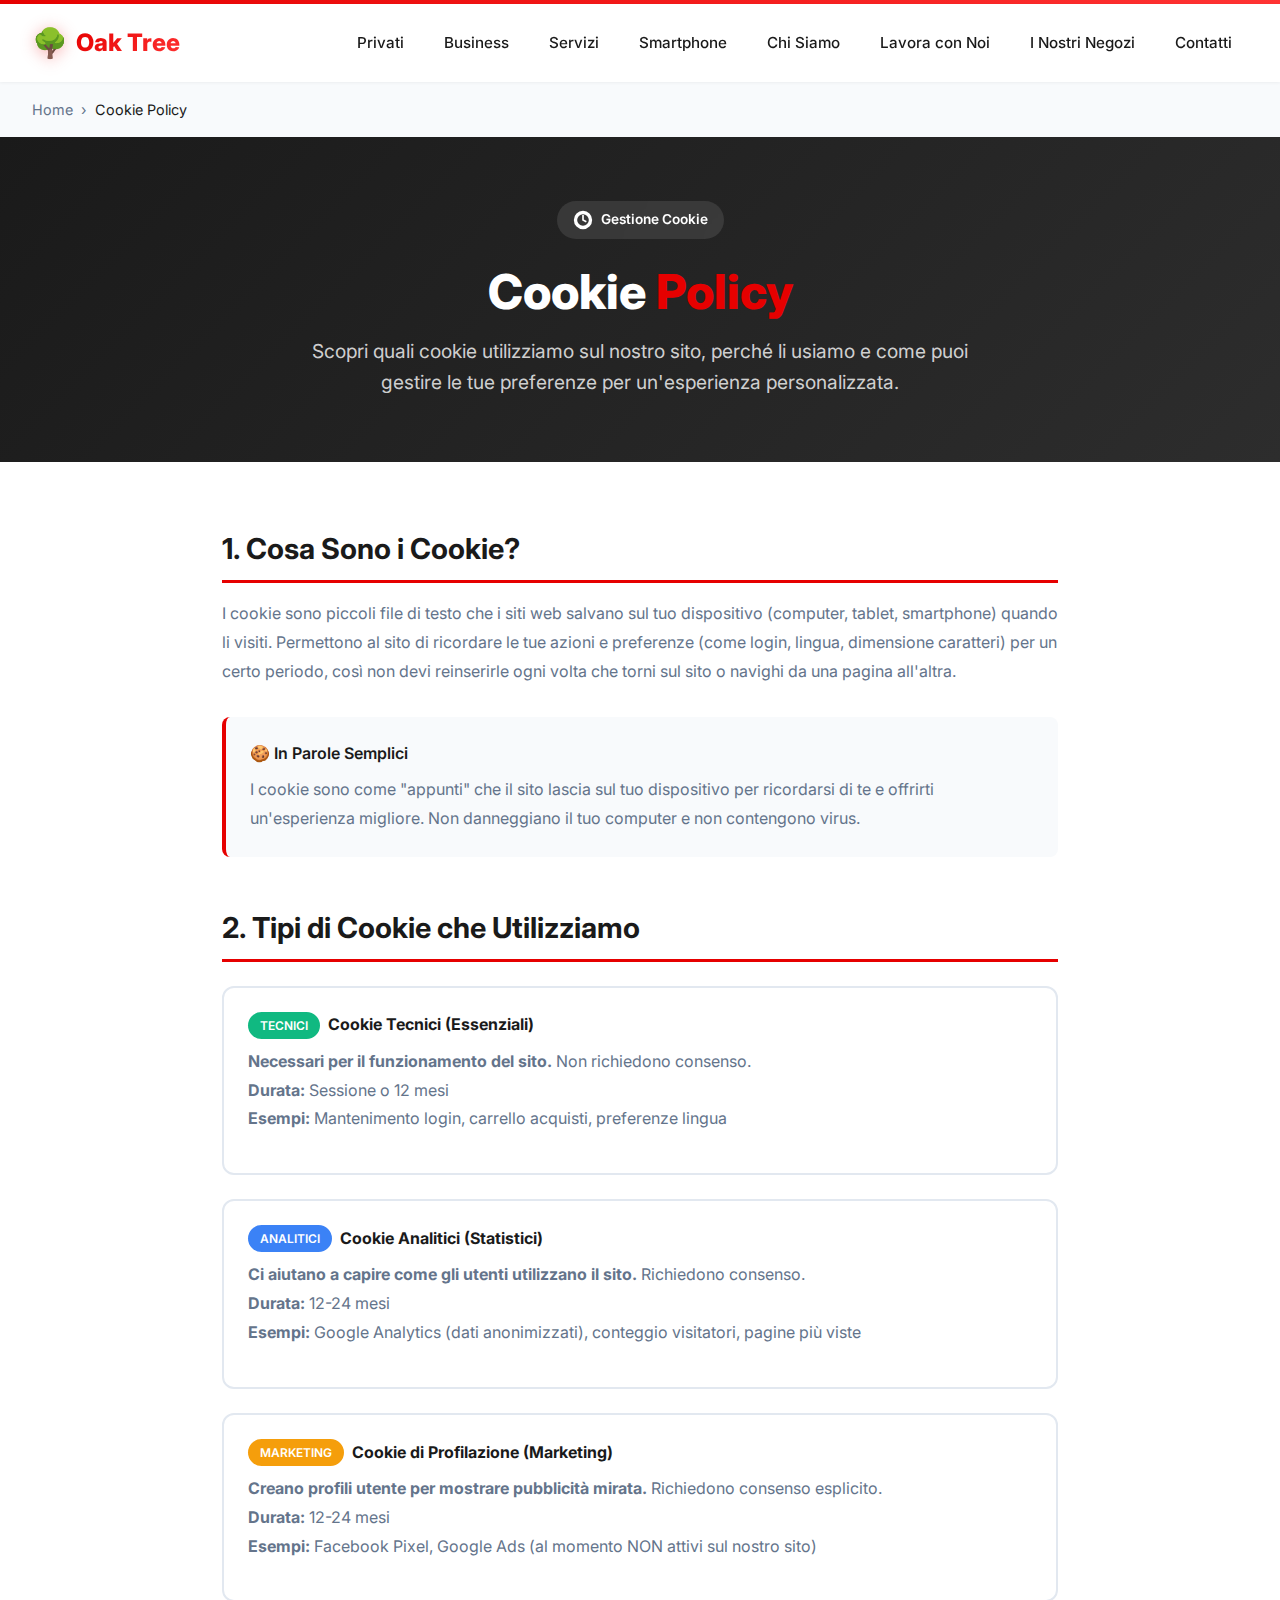
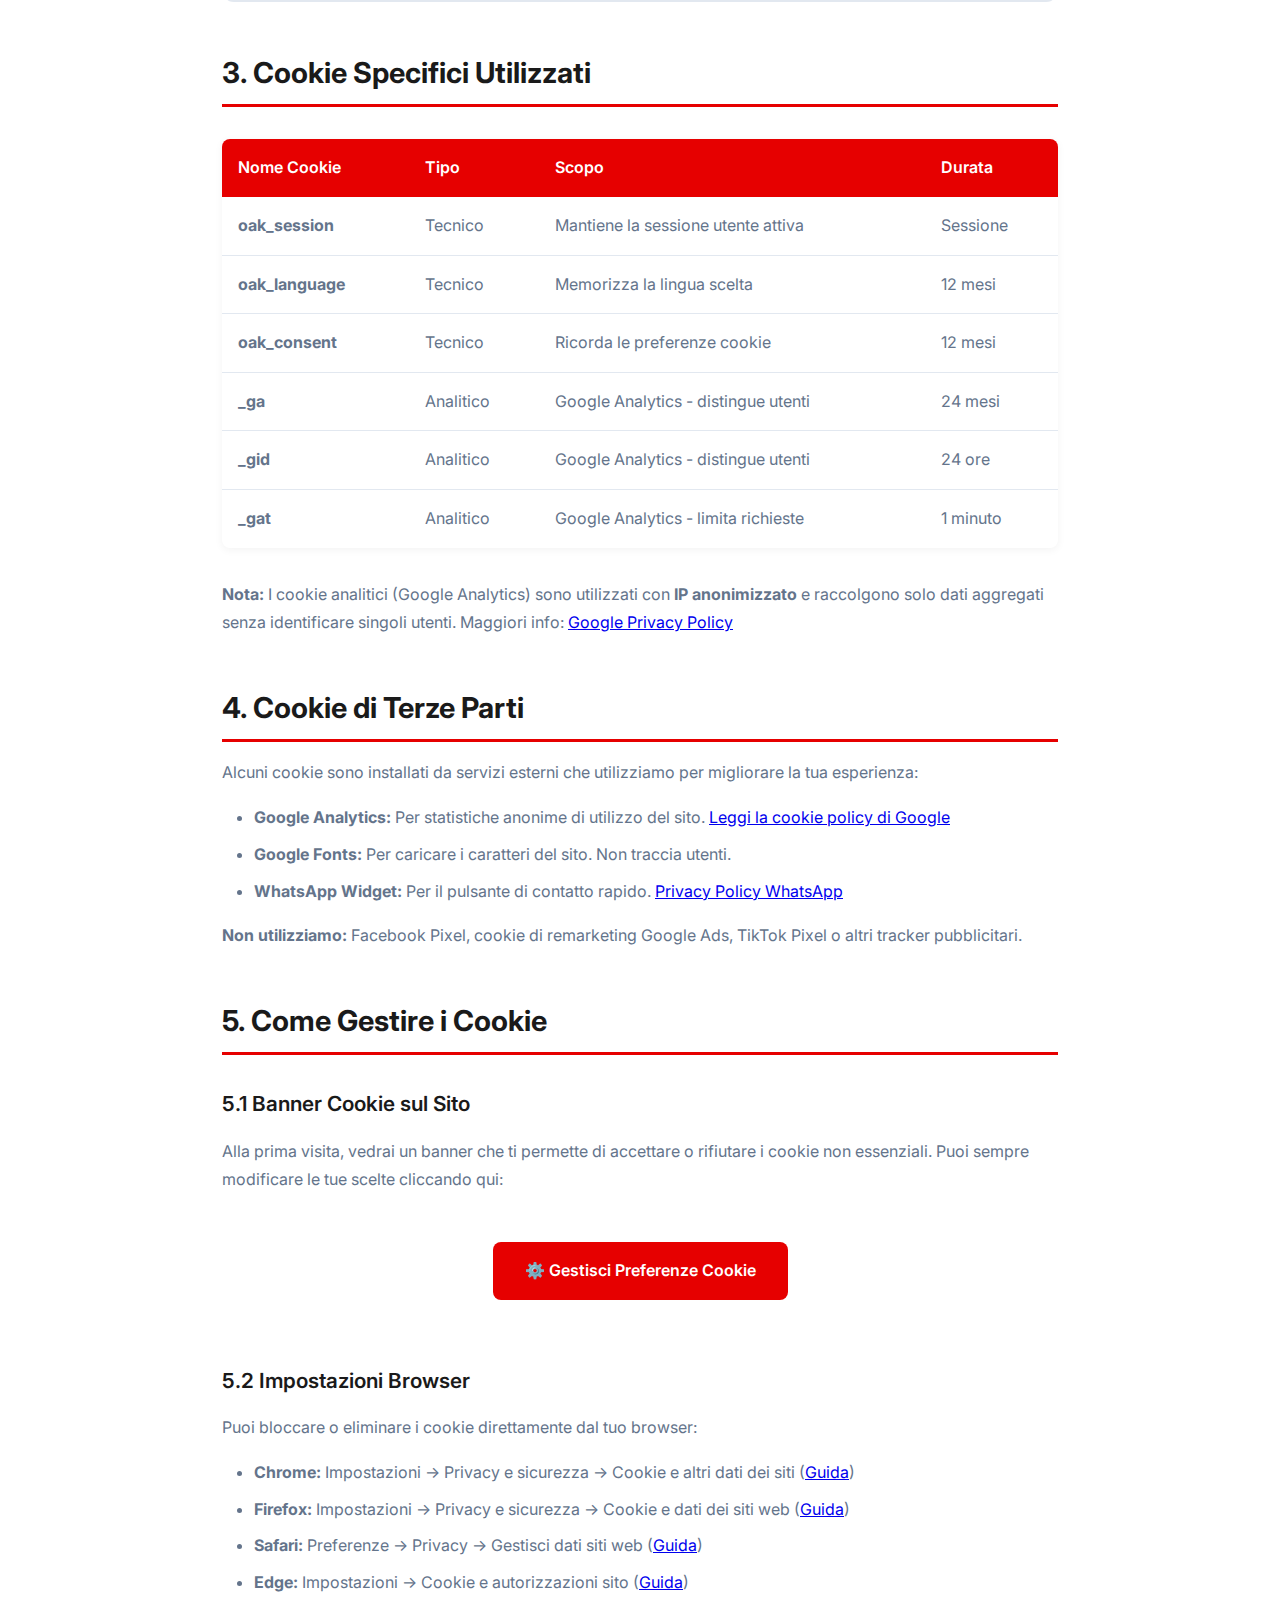
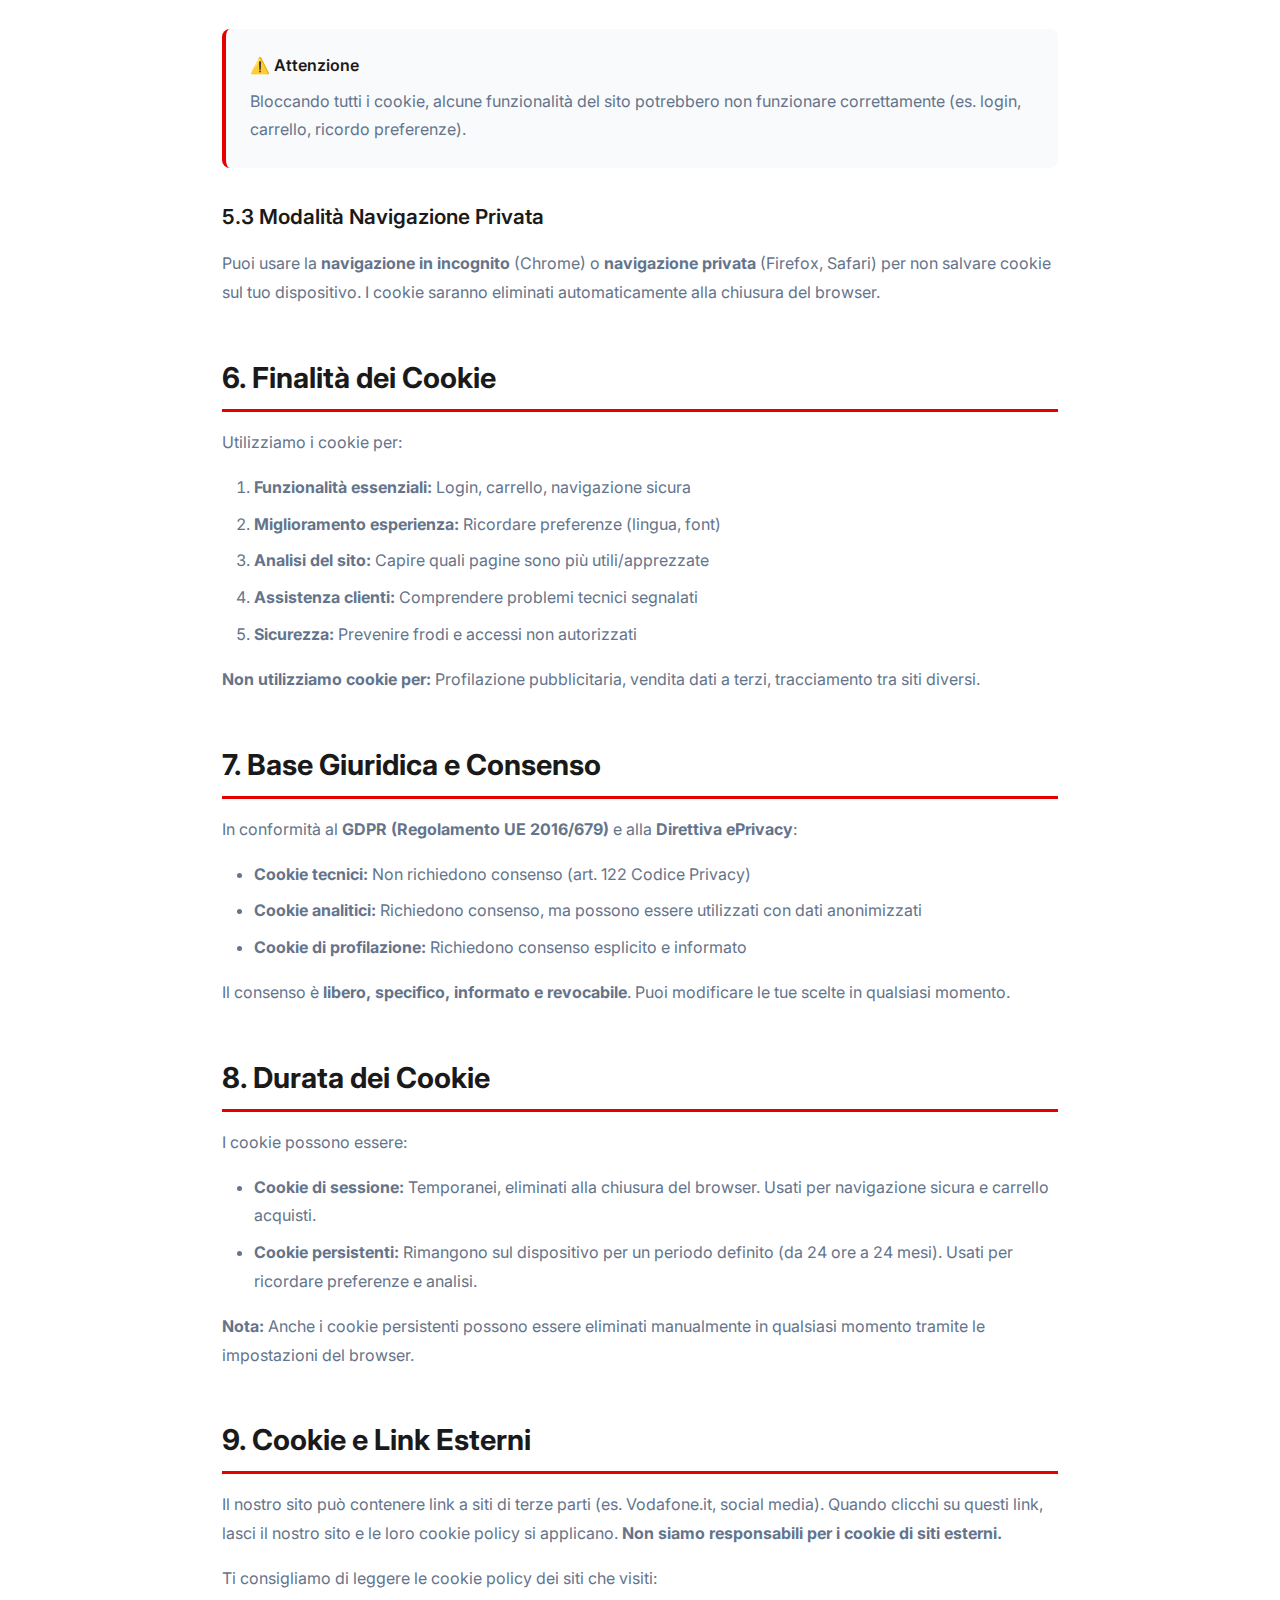
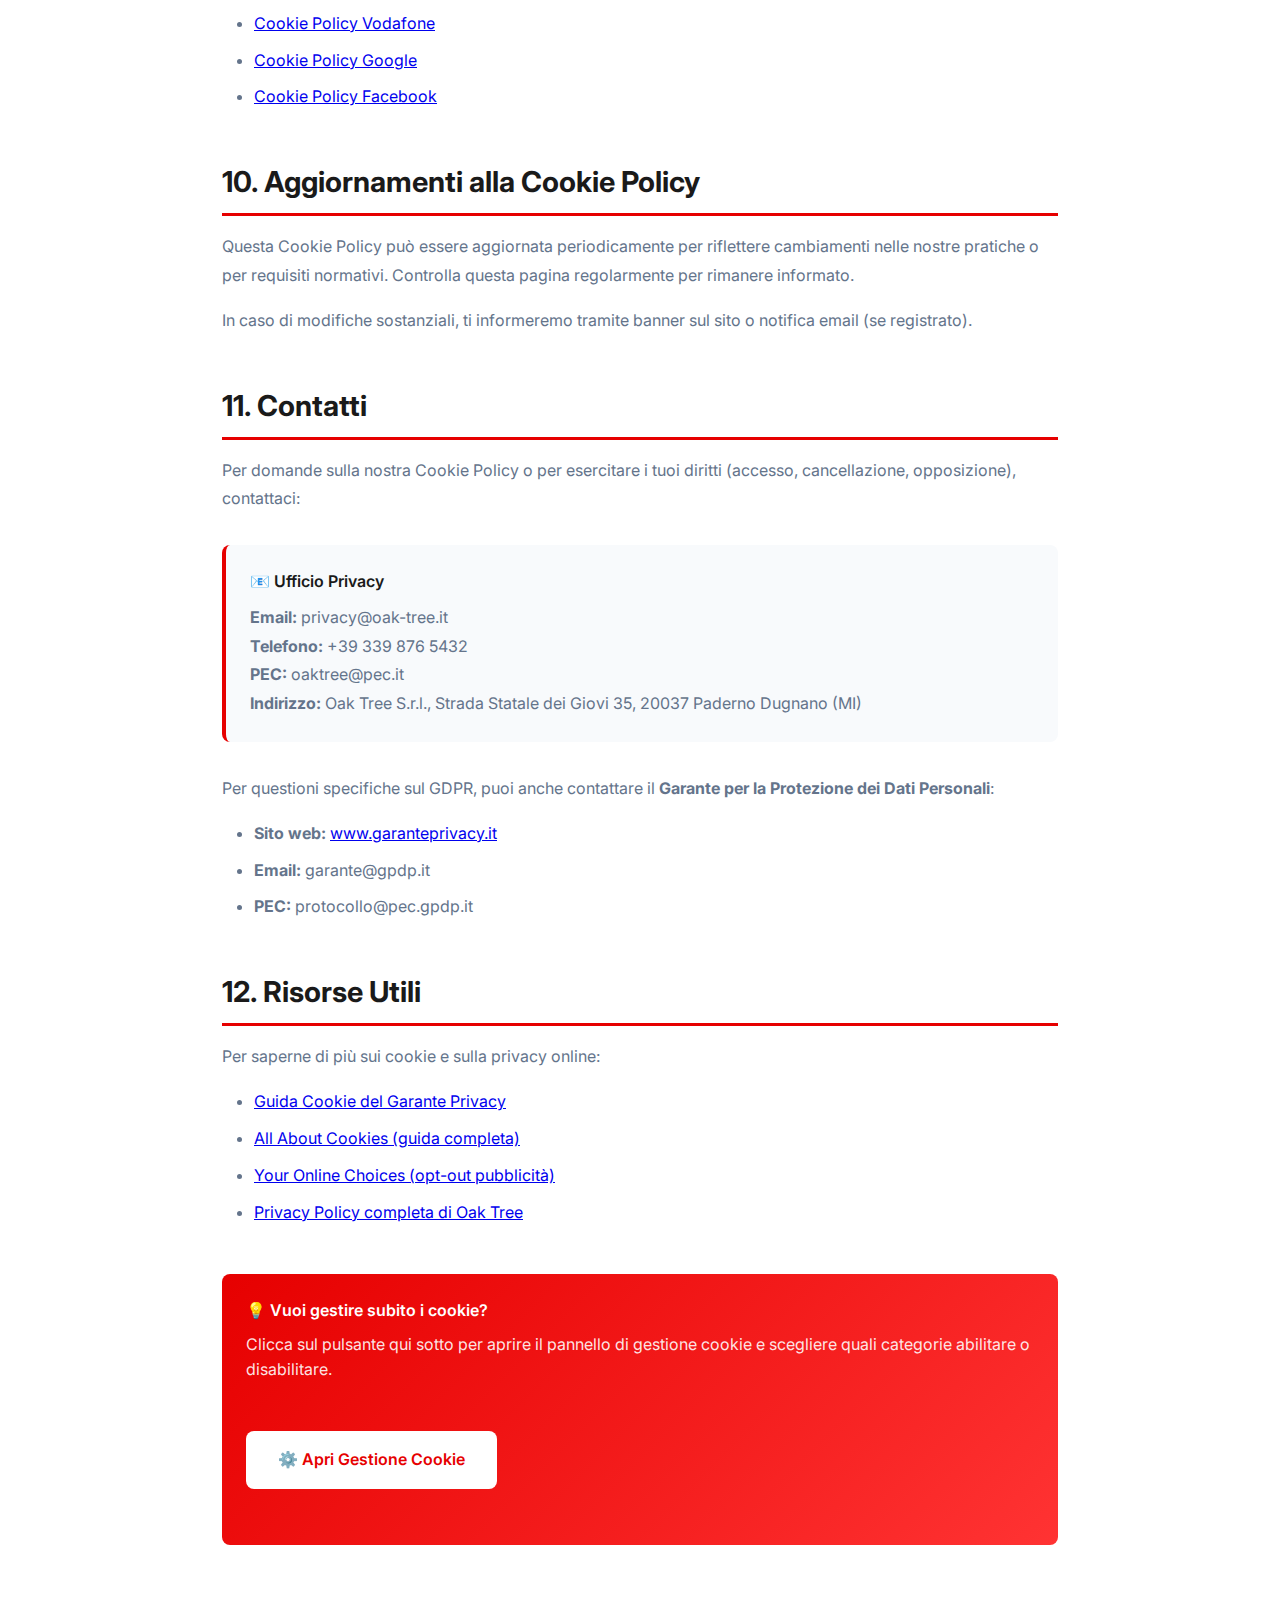
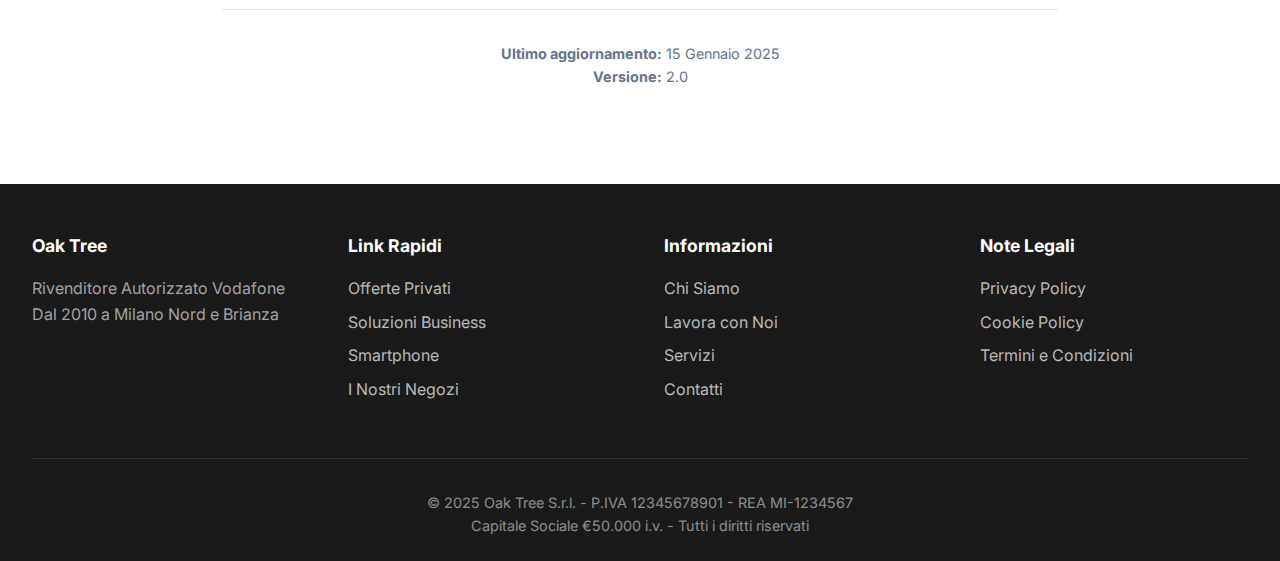
<file: cookie.html>
<!DOCTYPE html>
<html lang="it">
<head>
    <meta charset="UTF-8">
    <meta name="viewport" content="width=device-width, initial-scale=1.0">
    <meta name="description" content="Cookie Policy di Oak Tree. Scopri quali cookie utilizziamo, perché e come gestire le tue preferenze sui cookie.">
    <meta name="robots" content="noindex, follow">
    <title>Cookie Policy - Oak Tree | Rivenditore Vodafone</title>
    
    <!-- Canonical URL -->
    <link rel="canonical" href="https://oak-tree.com/cookie.html">
    
    <!-- Favicon -->
    <link rel="icon" href="data:image/svg+xml,<svg xmlns='http://www.w3.org/2000/svg' viewBox='0 0 100 100'><text y='.9em' font-size='90'>🌳</text></svg>">
    
    <!-- Fonts -->
    <link rel="preconnect" href="https://fonts.googleapis.com">
    <link rel="preconnect" href="https://fonts.gstatic.com" crossorigin>
    <link href="https://fonts.googleapis.com/css2?family=Inter:wght@400;500;600;700;800&display=swap" rel="stylesheet">

    <style>
        :root {
            --vodafone-red: #e60000;
            --ink: #1a1a1a;
            --muted: #64748b;
            --light-gray: #e2e8f0;
            --bg-secondary: #f8fafc;
        }

        * {
            margin: 0;
            padding: 0;
            box-sizing: border-box;
        }

        body {
            font-family: 'Inter', -apple-system, BlinkMacSystemFont, sans-serif;
            line-height: 1.6;
            color: var(--ink);
            background: #fff;
        }

        .skip-link {
            position: absolute;
            left: -9999px;
            z-index: 999;
        }
        .skip-link:focus {
            left: 50%;
            transform: translateX(-50%);
            top: 10px;
            background: var(--vodafone-red);
            color: white;
            padding: 0.75rem 1.5rem;
            border-radius: 4px;
            text-decoration: none;
        }

        .brand-ribbon {
            background: linear-gradient(135deg, var(--vodafone-red) 0%, #ff3333 100%);
            height: 4px;
        }

        .navbar {
            background: white;
            box-shadow: 0 1px 3px rgba(0,0,0,0.05);
            position: sticky;
            top: 0;
            z-index: 100;
            transition: all 0.3s ease;
        }

        .navbar.scrolled {
            box-shadow: 0 4px 12px rgba(0,0,0,0.1);
        }

        .nav-container {
            max-width: 1400px;
            margin: 0 auto;
            padding: 1rem 2rem;
            display: flex;
            justify-content: space-between;
            align-items: center;
        }

        .logo {
            display: flex;
            align-items: center;
            gap: 0.5rem;
            font-size: 1.5rem;
            font-weight: 800;
            text-decoration: none;
            color: var(--ink);
        }

        .logo span:first-child {
            font-size: 1.8rem;
            filter: drop-shadow(0 2px 8px rgba(230, 0, 0, 0.3));
        }

        .logo span:last-child {
            background: linear-gradient(135deg, var(--vodafone-red), #ff3333);
            -webkit-background-clip: text;
            -webkit-text-fill-color: transparent;
            background-clip: text;
        }

        .nav-menu {
            display: flex;
            list-style: none;
            gap: 0.5rem;
        }

        .nav-link {
            padding: 0.5rem 1rem;
            color: var(--ink);
            text-decoration: none;
            border-radius: 8px;
            transition: all 0.2s;
            font-weight: 500;
            font-size: 0.95rem;
        }

        .nav-link:hover {
            background: var(--bg-secondary);
            color: var(--vodafone-red);
        }

        .mobile-menu-btn {
            display: none;
            flex-direction: column;
            gap: 5px;
            background: none;
            border: none;
            cursor: pointer;
            padding: 0.5rem;
        }

        .hamburger-line {
            width: 25px;
            height: 3px;
            background: var(--ink);
            border-radius: 3px;
            transition: all 0.3s;
        }

        .mobile-menu {
            display: none;
        }

        .breadcrumb {
            background: var(--bg-secondary);
            padding: 1rem 0;
        }

        .breadcrumb-container {
            max-width: 1400px;
            margin: 0 auto;
            padding: 0 2rem;
        }

        .breadcrumb-nav {
            display: flex;
            align-items: center;
            gap: 0.5rem;
            font-size: 0.9rem;
        }

        .breadcrumb-nav a {
            color: var(--muted);
            text-decoration: none;
            transition: color 0.2s;
        }

        .breadcrumb-nav a:hover {
            color: var(--vodafone-red);
        }

        .breadcrumb-separator {
            color: var(--muted);
        }

        .page-header {
            background: linear-gradient(135deg, #1a1a1a 0%, #2d2d2d 100%);
            padding: 4rem 2rem;
            color: white;
            text-align: center;
        }

        .page-header-container {
            max-width: 900px;
            margin: 0 auto;
        }

        .badge-legal {
            display: inline-flex;
            align-items: center;
            gap: 0.5rem;
            background: rgba(255, 255, 255, 0.1);
            backdrop-filter: blur(10px);
            padding: 0.5rem 1rem;
            border-radius: 50px;
            font-size: 0.85rem;
            font-weight: 600;
            margin-bottom: 1.5rem;
        }

        .page-title {
            font-size: 3rem;
            font-weight: 800;
            margin-bottom: 1rem;
            line-height: 1.2;
        }

        .page-subtitle {
            font-size: 1.2rem;
            color: rgba(255, 255, 255, 0.8);
            max-width: 700px;
            margin: 0 auto;
        }

        .legal-content {
            max-width: 900px;
            margin: 0 auto;
            padding: 4rem 2rem;
        }

        .legal-section {
            margin-bottom: 3rem;
        }

        .legal-section h2 {
            font-size: 1.8rem;
            font-weight: 700;
            color: var(--ink);
            margin-bottom: 1rem;
            padding-bottom: 0.5rem;
            border-bottom: 3px solid var(--vodafone-red);
        }

        .legal-section h3 {
            font-size: 1.3rem;
            font-weight: 600;
            color: var(--ink);
            margin: 2rem 0 1rem;
        }

        .legal-section p {
            color: var(--muted);
            margin-bottom: 1rem;
            line-height: 1.8;
        }

        .legal-section ul, .legal-section ol {
            margin: 1rem 0 1rem 2rem;
            color: var(--muted);
        }

        .legal-section li {
            margin-bottom: 0.5rem;
            line-height: 1.8;
        }

        .cookie-table {
            width: 100%;
            border-collapse: collapse;
            margin: 2rem 0;
            background: white;
            box-shadow: 0 2px 8px rgba(0,0,0,0.05);
            border-radius: 8px;
            overflow: hidden;
        }

        .cookie-table th {
            background: var(--vodafone-red);
            color: white;
            padding: 1rem;
            text-align: left;
            font-weight: 600;
        }

        .cookie-table td {
            padding: 1rem;
            border-bottom: 1px solid var(--light-gray);
            color: var(--muted);
        }

        .cookie-table tr:last-child td {
            border-bottom: none;
        }

        .cookie-table tr:hover {
            background: var(--bg-secondary);
        }

        .info-box {
            background: var(--bg-secondary);
            border-left: 4px solid var(--vodafone-red);
            padding: 1.5rem;
            border-radius: 8px;
            margin: 2rem 0;
        }

        .info-box h4 {
            font-weight: 600;
            margin-bottom: 0.5rem;
            color: var(--ink);
        }

        .info-box p {
            margin: 0;
        }

        .cookie-card {
            background: white;
            border: 2px solid var(--light-gray);
            border-radius: 12px;
            padding: 1.5rem;
            margin: 1.5rem 0;
            transition: all 0.3s;
        }

        .cookie-card:hover {
            border-color: var(--vodafone-red);
            box-shadow: 0 4px 12px rgba(230, 0, 0, 0.1);
        }

        .cookie-card h4 {
            color: var(--ink);
            margin-bottom: 0.5rem;
            display: flex;
            align-items: center;
            gap: 0.5rem;
        }

        .cookie-badge {
            display: inline-block;
            padding: 0.25rem 0.75rem;
            border-radius: 20px;
            font-size: 0.75rem;
            font-weight: 600;
            text-transform: uppercase;
        }

        .badge-technical {
            background: #10b981;
            color: white;
        }

        .badge-analytics {
            background: #3b82f6;
            color: white;
        }

        .badge-marketing {
            background: #f59e0b;
            color: white;
        }

        .btn-preferences {
            display: inline-block;
            background: var(--vodafone-red);
            color: white;
            padding: 1rem 2rem;
            border-radius: 8px;
            text-decoration: none;
            font-weight: 600;
            transition: all 0.3s;
            margin: 2rem 0;
        }

        .btn-preferences:hover {
            background: #cc0000;
            transform: translateY(-2px);
            box-shadow: 0 4px 12px rgba(230, 0, 0, 0.3);
        }

        .last-update {
            text-align: center;
            color: var(--muted);
            font-size: 0.9rem;
            padding: 2rem;
            border-top: 1px solid var(--light-gray);
            margin-top: 4rem;
        }

        .footer {
            background: #1a1a1a;
            color: white;
            padding: 3rem 2rem 1.5rem;
        }

        .footer-container {
            max-width: 1400px;
            margin: 0 auto;
        }

        .footer-content {
            display: grid;
            grid-template-columns: repeat(auto-fit, minmax(250px, 1fr));
            gap: 3rem;
            margin-bottom: 3rem;
        }

        .footer-section h4 {
            margin-bottom: 1rem;
            font-size: 1.1rem;
        }

        .footer-section ul {
            list-style: none;
        }

        .footer-section li {
            margin-bottom: 0.5rem;
        }

        .footer-section a {
            color: rgba(255, 255, 255, 0.7);
            text-decoration: none;
            transition: color 0.2s;
        }

        .footer-section a:hover {
            color: var(--vodafone-red);
        }

        .footer-bottom {
            text-align: center;
            padding-top: 2rem;
            border-top: 1px solid rgba(255, 255, 255, 0.1);
            color: rgba(255, 255, 255, 0.5);
            font-size: 0.9rem;
        }

        @media (max-width: 768px) {
            .nav-menu {
                display: none;
            }

            .mobile-menu-btn {
                display: flex;
            }

            .mobile-menu.active {
                display: block;
                position: absolute;
                top: 100%;
                left: 0;
                right: 0;
                background: white;
                box-shadow: 0 4px 12px rgba(0,0,0,0.1);
            }

            .mobile-nav-links {
                display: flex;
                flex-direction: column;
                padding: 1rem;
            }

            .mobile-nav-links .nav-link {
                padding: 1rem;
                border-bottom: 1px solid var(--light-gray);
            }

            .page-title {
                font-size: 2rem;
            }

            .page-subtitle {
                font-size: 1rem;
            }

            .legal-content {
                padding: 2rem 1rem;
            }

            .cookie-table {
                font-size: 0.85rem;
            }

            .cookie-table th, .cookie-table td {
                padding: 0.75rem 0.5rem;
            }
        }
    </style>
</head>
<body>
    <a href="#main-content" class="skip-link">Salta al contenuto principale</a>
    
    <div class="brand-ribbon"></div>

    <nav class="navbar" id="navbar">
        <div class="nav-container">
            <a href="index.html" class="logo">
                <span>🌳</span>
                <span>Oak Tree</span>
            </a>
            
            <ul class="nav-menu" id="navMenu">
                <li><a href="privati.html" class="nav-link">Privati</a></li>
                <li><a href="business.html" class="nav-link">Business</a></li>
                <li><a href="servizi.html" class="nav-link">Servizi</a></li>
                <li><a href="smartphone.html" class="nav-link">Smartphone</a></li>
                <li><a href="chi-siamo.html" class="nav-link">Chi Siamo</a></li>
                <li><a href="lavora-con-noi.html" class="nav-link">Lavora con Noi</a></li>
                <li><a href="negozi.html" class="nav-link">I Nostri Negozi</a></li>
                <li><a href="contatti.html" class="nav-link">Contatti</a></li>
            </ul>
            
            <div class="mobile-menu-btn" id="mobileMenuBtn">
                <div class="hamburger-line"></div>
                <div class="hamburger-line"></div>
                <div class="hamburger-line"></div>
            </div>
        </div>
        
        <div class="mobile-menu" id="mobileMenu">
            <div class="mobile-nav-links">
                <a href="privati.html" class="nav-link">Privati & Famiglia</a>
                <a href="business.html" class="nav-link">Business & P.IVA</a>
                <a href="servizi.html" class="nav-link">Servizi & Assistenza</a>
                <a href="smartphone.html" class="nav-link">Smartphone</a>
                <a href="chi-siamo.html" class="nav-link">Chi Siamo</a>
                <a href="lavora-con-noi.html" class="nav-link">Lavora con Noi</a>
                <a href="negozi.html" class="nav-link">I Nostri Negozi</a>
                <a href="contatti.html" class="nav-link">Contatti</a>
            </div>
        </div>
    </nav>

    <div class="breadcrumb">
        <div class="breadcrumb-container">
            <nav class="breadcrumb-nav" aria-label="Breadcrumb">
                <a href="index.html">Home</a>
                <span class="breadcrumb-separator">›</span>
                <span>Cookie Policy</span>
            </nav>
        </div>
    </div>

    <header class="page-header">
        <div class="page-header-container">
            <div class="badge-legal">
                <svg width="20" height="20" viewBox="0 0 24 24" fill="none" stroke="currentColor" stroke-width="2">
                    <path d="M12 2a10 10 0 1 0 10 10A10 10 0 0 0 12 2Zm0 18a8 8 0 1 1 8-8 8 8 0 0 1-8 8Z"/>
                    <path d="M12 6v6l4 2"/>
                </svg>
                <span>Gestione Cookie</span>
            </div>
            
            <h1 class="page-title">Cookie <span style="color:#e60000">Policy</span></h1>
            <p class="page-subtitle">
                Scopri quali cookie utilizziamo sul nostro sito, perché li usiamo e come puoi 
                gestire le tue preferenze per un'esperienza personalizzata.
            </p>
        </div>
    </header>

    <main id="main-content" class="legal-content">
        
        <div class="legal-section">
            <h2>1. Cosa Sono i Cookie?</h2>
            <p>
                I cookie sono piccoli file di testo che i siti web salvano sul tuo dispositivo 
                (computer, tablet, smartphone) quando li visiti. Permettono al sito di ricordare 
                le tue azioni e preferenze (come login, lingua, dimensione caratteri) per un 
                certo periodo, così non devi reinserirle ogni volta che torni sul sito o navighi 
                da una pagina all'altra.
            </p>
            <div class="info-box">
                <h4>🍪 In Parole Semplici</h4>
                <p>
                    I cookie sono come "appunti" che il sito lascia sul tuo dispositivo per 
                    ricordarsi di te e offrirti un'esperienza migliore. Non danneggiano il tuo 
                    computer e non contengono virus.
                </p>
            </div>
        </div>

        <div class="legal-section">
            <h2>2. Tipi di Cookie che Utilizziamo</h2>
            
            <div class="cookie-card">
                <h4>
                    <span class="cookie-badge badge-technical">Tecnici</span>
                    Cookie Tecnici (Essenziali)
                </h4>
                <p>
                    <strong>Necessari per il funzionamento del sito.</strong> Non richiedono consenso.<br>
                    <strong>Durata:</strong> Sessione o 12 mesi<br>
                    <strong>Esempi:</strong> Mantenimento login, carrello acquisti, preferenze lingua
                </p>
            </div>

            <div class="cookie-card">
                <h4>
                    <span class="cookie-badge badge-analytics">Analitici</span>
                    Cookie Analitici (Statistici)
                </h4>
                <p>
                    <strong>Ci aiutano a capire come gli utenti utilizzano il sito.</strong> Richiedono consenso.<br>
                    <strong>Durata:</strong> 12-24 mesi<br>
                    <strong>Esempi:</strong> Google Analytics (dati anonimizzati), conteggio visitatori, pagine più viste
                </p>
            </div>

            <div class="cookie-card">
                <h4>
                    <span class="cookie-badge badge-marketing">Marketing</span>
                    Cookie di Profilazione (Marketing)
                </h4>
                <p>
                    <strong>Creano profili utente per mostrare pubblicità mirata.</strong> Richiedono consenso esplicito.<br>
                    <strong>Durata:</strong> 12-24 mesi<br>
                    <strong>Esempi:</strong> Facebook Pixel, Google Ads (al momento NON attivi sul nostro sito)
                </p>
            </div>
        </div>

        <div class="legal-section">
            <h2>3. Cookie Specifici Utilizzati</h2>
            
            <table class="cookie-table">
                <thead>
                    <tr>
                        <th>Nome Cookie</th>
                        <th>Tipo</th>
                        <th>Scopo</th>
                        <th>Durata</th>
                    </tr>
                </thead>
                <tbody>
                    <tr>
                        <td><strong>oak_session</strong></td>
                        <td>Tecnico</td>
                        <td>Mantiene la sessione utente attiva</td>
                        <td>Sessione</td>
                    </tr>
                    <tr>
                        <td><strong>oak_language</strong></td>
                        <td>Tecnico</td>
                        <td>Memorizza la lingua scelta</td>
                        <td>12 mesi</td>
                    </tr>
                    <tr>
                        <td><strong>oak_consent</strong></td>
                        <td>Tecnico</td>
                        <td>Ricorda le preferenze cookie</td>
                        <td>12 mesi</td>
                    </tr>
                    <tr>
                        <td><strong>_ga</strong></td>
                        <td>Analitico</td>
                        <td>Google Analytics - distingue utenti</td>
                        <td>24 mesi</td>
                    </tr>
                    <tr>
                        <td><strong>_gid</strong></td>
                        <td>Analitico</td>
                        <td>Google Analytics - distingue utenti</td>
                        <td>24 ore</td>
                    </tr>
                    <tr>
                        <td><strong>_gat</strong></td>
                        <td>Analitico</td>
                        <td>Google Analytics - limita richieste</td>
                        <td>1 minuto</td>
                    </tr>
                </tbody>
            </table>

            <p style="margin-top: 1rem;">
                <strong>Nota:</strong> I cookie analitici (Google Analytics) sono utilizzati con 
                <strong>IP anonimizzato</strong> e raccolgono solo dati aggregati senza identificare 
                singoli utenti. Maggiori info: 
                <a href="https://policies.google.com/privacy" target="_blank" rel="noopener">Google Privacy Policy</a>
            </p>
        </div>

        <div class="legal-section">
            <h2>4. Cookie di Terze Parti</h2>
            <p>
                Alcuni cookie sono installati da servizi esterni che utilizziamo per migliorare 
                la tua esperienza:
            </p>
            <ul>
                <li>
                    <strong>Google Analytics:</strong> Per statistiche anonime di utilizzo del sito. 
                    <a href="https://policies.google.com/technologies/cookies" target="_blank" rel="noopener">
                        Leggi la cookie policy di Google
                    </a>
                </li>
                <li>
                    <strong>Google Fonts:</strong> Per caricare i caratteri del sito. Non traccia utenti.
                </li>
                <li>
                    <strong>WhatsApp Widget:</strong> Per il pulsante di contatto rapido. 
                    <a href="https://www.whatsapp.com/legal/privacy-policy" target="_blank" rel="noopener">
                        Privacy Policy WhatsApp
                    </a>
                </li>
            </ul>
            <p>
                <strong>Non utilizziamo:</strong> Facebook Pixel, cookie di remarketing Google Ads, 
                TikTok Pixel o altri tracker pubblicitari.
            </p>
        </div>

        <div class="legal-section">
            <h2>5. Come Gestire i Cookie</h2>
            
            <h3>5.1 Banner Cookie sul Sito</h3>
            <p>
                Alla prima visita, vedrai un banner che ti permette di accettare o rifiutare 
                i cookie non essenziali. Puoi sempre modificare le tue scelte cliccando qui:
            </p>
            <div style="text-align: center;">
                <a href="#" class="btn-preferences" onclick="alert('Banner cookie verrà riaperto'); return false;">
                    ⚙️ Gestisci Preferenze Cookie
                </a>
            </div>

            <h3>5.2 Impostazioni Browser</h3>
            <p>
                Puoi bloccare o eliminare i cookie direttamente dal tuo browser:
            </p>
            <ul>
                <li>
                    <strong>Chrome:</strong> Impostazioni → Privacy e sicurezza → Cookie e altri dati dei siti 
                    (<a href="https://support.google.com/chrome/answer/95647" target="_blank" rel="noopener">Guida</a>)
                </li>
                <li>
                    <strong>Firefox:</strong> Impostazioni → Privacy e sicurezza → Cookie e dati dei siti web 
                    (<a href="https://support.mozilla.org/it/kb/Gestione%20dei%20cookie" target="_blank" rel="noopener">Guida</a>)
                </li>
                <li>
                    <strong>Safari:</strong> Preferenze → Privacy → Gestisci dati siti web 
                    (<a href="https://support.apple.com/it-it/HT201265" target="_blank" rel="noopener">Guida</a>)
                </li>
                <li>
                    <strong>Edge:</strong> Impostazioni → Cookie e autorizzazioni sito 
                    (<a href="https://support.microsoft.com/it-it/microsoft-edge/eliminare-i-cookie-in-microsoft-edge-63947406-40ac-c3b8-57b9-2a946a29ae09" target="_blank" rel="noopener">Guida</a>)
                </li>
            </ul>

            <div class="info-box">
                <h4>⚠️ Attenzione</h4>
                <p>
                    Bloccando tutti i cookie, alcune funzionalità del sito potrebbero non funzionare 
                    correttamente (es. login, carrello, ricordo preferenze).
                </p>
            </div>

            <h3>5.3 Modalità Navigazione Privata</h3>
            <p>
                Puoi usare la <strong>navigazione in incognito</strong> (Chrome) o 
                <strong>navigazione privata</strong> (Firefox, Safari) per non salvare cookie 
                sul tuo dispositivo. I cookie saranno eliminati automaticamente alla chiusura del browser.
            </p>
        </div>

        <div class="legal-section">
            <h2>6. Finalità dei Cookie</h2>
            <p>Utilizziamo i cookie per:</p>
            <ol>
                <li><strong>Funzionalità essenziali:</strong> Login, carrello, navigazione sicura</li>
                <li><strong>Miglioramento esperienza:</strong> Ricordare preferenze (lingua, font)</li>
                <li><strong>Analisi del sito:</strong> Capire quali pagine sono più utili/apprezzate</li>
                <li><strong>Assistenza clienti:</strong> Comprendere problemi tecnici segnalati</li>
                <li><strong>Sicurezza:</strong> Prevenire frodi e accessi non autorizzati</li>
            </ol>
            <p>
                <strong>Non utilizziamo cookie per:</strong> Profilazione pubblicitaria, 
                vendita dati a terzi, tracciamento tra siti diversi.
            </p>
        </div>

        <div class="legal-section">
            <h2>7. Base Giuridica e Consenso</h2>
            <p>
                In conformità al <strong>GDPR (Regolamento UE 2016/679)</strong> e alla 
                <strong>Direttiva ePrivacy</strong>:
            </p>
            <ul>
                <li><strong>Cookie tecnici:</strong> Non richiedono consenso (art. 122 Codice Privacy)</li>
                <li><strong>Cookie analitici:</strong> Richiedono consenso, ma possono essere utilizzati con dati anonimizzati</li>
                <li><strong>Cookie di profilazione:</strong> Richiedono consenso esplicito e informato</li>
            </ul>
            <p>
                Il consenso è <strong>libero, specifico, informato e revocabile</strong>. 
                Puoi modificare le tue scelte in qualsiasi momento.
            </p>
        </div>

        <div class="legal-section">
            <h2>8. Durata dei Cookie</h2>
            <p>I cookie possono essere:</p>
            <ul>
                <li>
                    <strong>Cookie di sessione:</strong> Temporanei, eliminati alla chiusura del browser. 
                    Usati per navigazione sicura e carrello acquisti.
                </li>
                <li>
                    <strong>Cookie persistenti:</strong> Rimangono sul dispositivo per un periodo definito 
                    (da 24 ore a 24 mesi). Usati per ricordare preferenze e analisi.
                </li>
            </ul>
            <p>
                <strong>Nota:</strong> Anche i cookie persistenti possono essere eliminati manualmente 
                in qualsiasi momento tramite le impostazioni del browser.
            </p>
        </div>

        <div class="legal-section">
            <h2>9. Cookie e Link Esterni</h2>
            <p>
                Il nostro sito può contenere link a siti di terze parti (es. Vodafone.it, social media). 
                Quando clicchi su questi link, lasci il nostro sito e le loro cookie policy si applicano. 
                <strong>Non siamo responsabili per i cookie di siti esterni.</strong>
            </p>
            <p>
                Ti consigliamo di leggere le cookie policy dei siti che visiti:
            </p>
            <ul>
                <li><a href="https://www.vodafone.it/portal/Privati/footer/Privacy-e-Sicurezza/cookie-policy" target="_blank" rel="noopener">Cookie Policy Vodafone</a></li>
                <li><a href="https://policies.google.com/technologies/cookies" target="_blank" rel="noopener">Cookie Policy Google</a></li>
                <li><a href="https://www.facebook.com/policies/cookies/" target="_blank" rel="noopener">Cookie Policy Facebook</a></li>
            </ul>
        </div>

        <div class="legal-section">
            <h2>10. Aggiornamenti alla Cookie Policy</h2>
            <p>
                Questa Cookie Policy può essere aggiornata periodicamente per riflettere cambiamenti 
                nelle nostre pratiche o per requisiti normativi. Controlla questa pagina regolarmente 
                per rimanere informato.
            </p>
            <p>
                In caso di modifiche sostanziali, ti informeremo tramite banner sul sito o 
                notifica email (se registrato).
            </p>
        </div>

        <div class="legal-section">
            <h2>11. Contatti</h2>
            <p>
                Per domande sulla nostra Cookie Policy o per esercitare i tuoi diritti 
                (accesso, cancellazione, opposizione), contattaci:
            </p>
            <div class="info-box">
                <h4>📧 Ufficio Privacy</h4>
                <p>
                    <strong>Email:</strong> privacy@oak-tree.it<br>
                    <strong>Telefono:</strong> +39 339 876 5432<br>
                    <strong>PEC:</strong> oaktree@pec.it<br>
                    <strong>Indirizzo:</strong> Oak Tree S.r.l., Strada Statale dei Giovi 35, 20037 Paderno Dugnano (MI)
                </p>
            </div>
            <p>
                Per questioni specifiche sul GDPR, puoi anche contattare il 
                <strong>Garante per la Protezione dei Dati Personali</strong>:
            </p>
            <ul>
                <li><strong>Sito web:</strong> <a href="https://www.garanteprivacy.it" target="_blank" rel="noopener">www.garanteprivacy.it</a></li>
                <li><strong>Email:</strong> garante@gpdp.it</li>
                <li><strong>PEC:</strong> protocollo@pec.gpdp.it</li>
            </ul>
        </div>

        <div class="legal-section">
            <h2>12. Risorse Utili</h2>
            <p>Per saperne di più sui cookie e sulla privacy online:</p>
            <ul>
                <li><a href="https://www.garanteprivacy.it/cookie" target="_blank" rel="noopener">Guida Cookie del Garante Privacy</a></li>
                <li><a href="https://www.allaboutcookies.org/it/" target="_blank" rel="noopener">All About Cookies (guida completa)</a></li>
                <li><a href="https://www.youronlinechoices.eu/" target="_blank" rel="noopener">Your Online Choices (opt-out pubblicità)</a></li>
                <li><a href="privacy.html">Privacy Policy completa di Oak Tree</a></li>
            </ul>
        </div>

        <div class="info-box" style="background: linear-gradient(135deg, var(--vodafone-red) 0%, #ff3333 100%); color: white; border: none;">
            <h4 style="color: white;">💡 Vuoi gestire subito i cookie?</h4>
            <p style="color: rgba(255,255,255,0.9); margin-bottom: 1rem;">
                Clicca sul pulsante qui sotto per aprire il pannello di gestione cookie 
                e scegliere quali categorie abilitare o disabilitare.
            </p>
            <a href="#" class="btn-preferences" style="background: white; color: var(--vodafone-red);" onclick="alert('Banner cookie verrà riaperto con le preferenze'); return false;">
                ⚙️ Apri Gestione Cookie
            </a>
        </div>

        <div class="last-update">
            <strong>Ultimo aggiornamento:</strong> 15 Gennaio 2025<br>
            <strong>Versione:</strong> 2.0
        </div>

    </main>

    <footer class="footer">
        <div class="footer-container">
            <div class="footer-content">
                <div class="footer-section">
                    <h4>Oak Tree</h4>
                    <p style="color: rgba(255,255,255,0.6); margin-top: 1rem;">
                        Rivenditore Autorizzato Vodafone<br>
                        Dal 2010 a Milano Nord e Brianza
                    </p>
                </div>
                
                <div class="footer-section">
                    <h4>Link Rapidi</h4>
                    <ul>
                        <li><a href="privati.html">Offerte Privati</a></li>
                        <li><a href="business.html">Soluzioni Business</a></li>
                        <li><a href="smartphone.html">Smartphone</a></li>
                        <li><a href="negozi.html">I Nostri Negozi</a></li>
                    </ul>
                </div>
                
                <div class="footer-section">
                    <h4>Informazioni</h4>
                    <ul>
                        <li><a href="chi-siamo.html">Chi Siamo</a></li>
                        <li><a href="lavora-con-noi.html">Lavora con Noi</a></li>
                        <li><a href="servizi.html">Servizi</a></li>
                        <li><a href="contatti.html">Contatti</a></li>
                    </ul>
                </div>
                
                <div class="footer-section">
                    <h4>Note Legali</h4>
                    <ul>
                        <li><a href="privacy.html">Privacy Policy</a></li>
                        <li><a href="cookie.html">Cookie Policy</a></li>
                        <li><a href="termini.html">Termini e Condizioni</a></li>
                    </ul>
                </div>
            </div>
            
            <div class="footer-bottom">
                <p>
                    © 2025 Oak Tree S.r.l. - P.IVA 12345678901 - REA MI-1234567<br>
                    Capitale Sociale €50.000 i.v. - Tutti i diritti riservati
                </p>
            </div>
        </div>
    </footer>

    <script>
        const mobileMenuBtn = document.getElementById('mobileMenuBtn');
        const mobileMenu = document.getElementById('mobileMenu');
        
        mobileMenuBtn.addEventListener('click', () => {
            mobileMenu.classList.toggle('active');
        });

        const navbar = document.getElementById('navbar');
        window.addEventListener('scroll', () => {
            if (window.scrollY > 50) {
                navbar.classList.add('scrolled');
            } else {
                navbar.classList.remove('scrolled');
            }
        });
    </script>
</body>
</html>
</file>
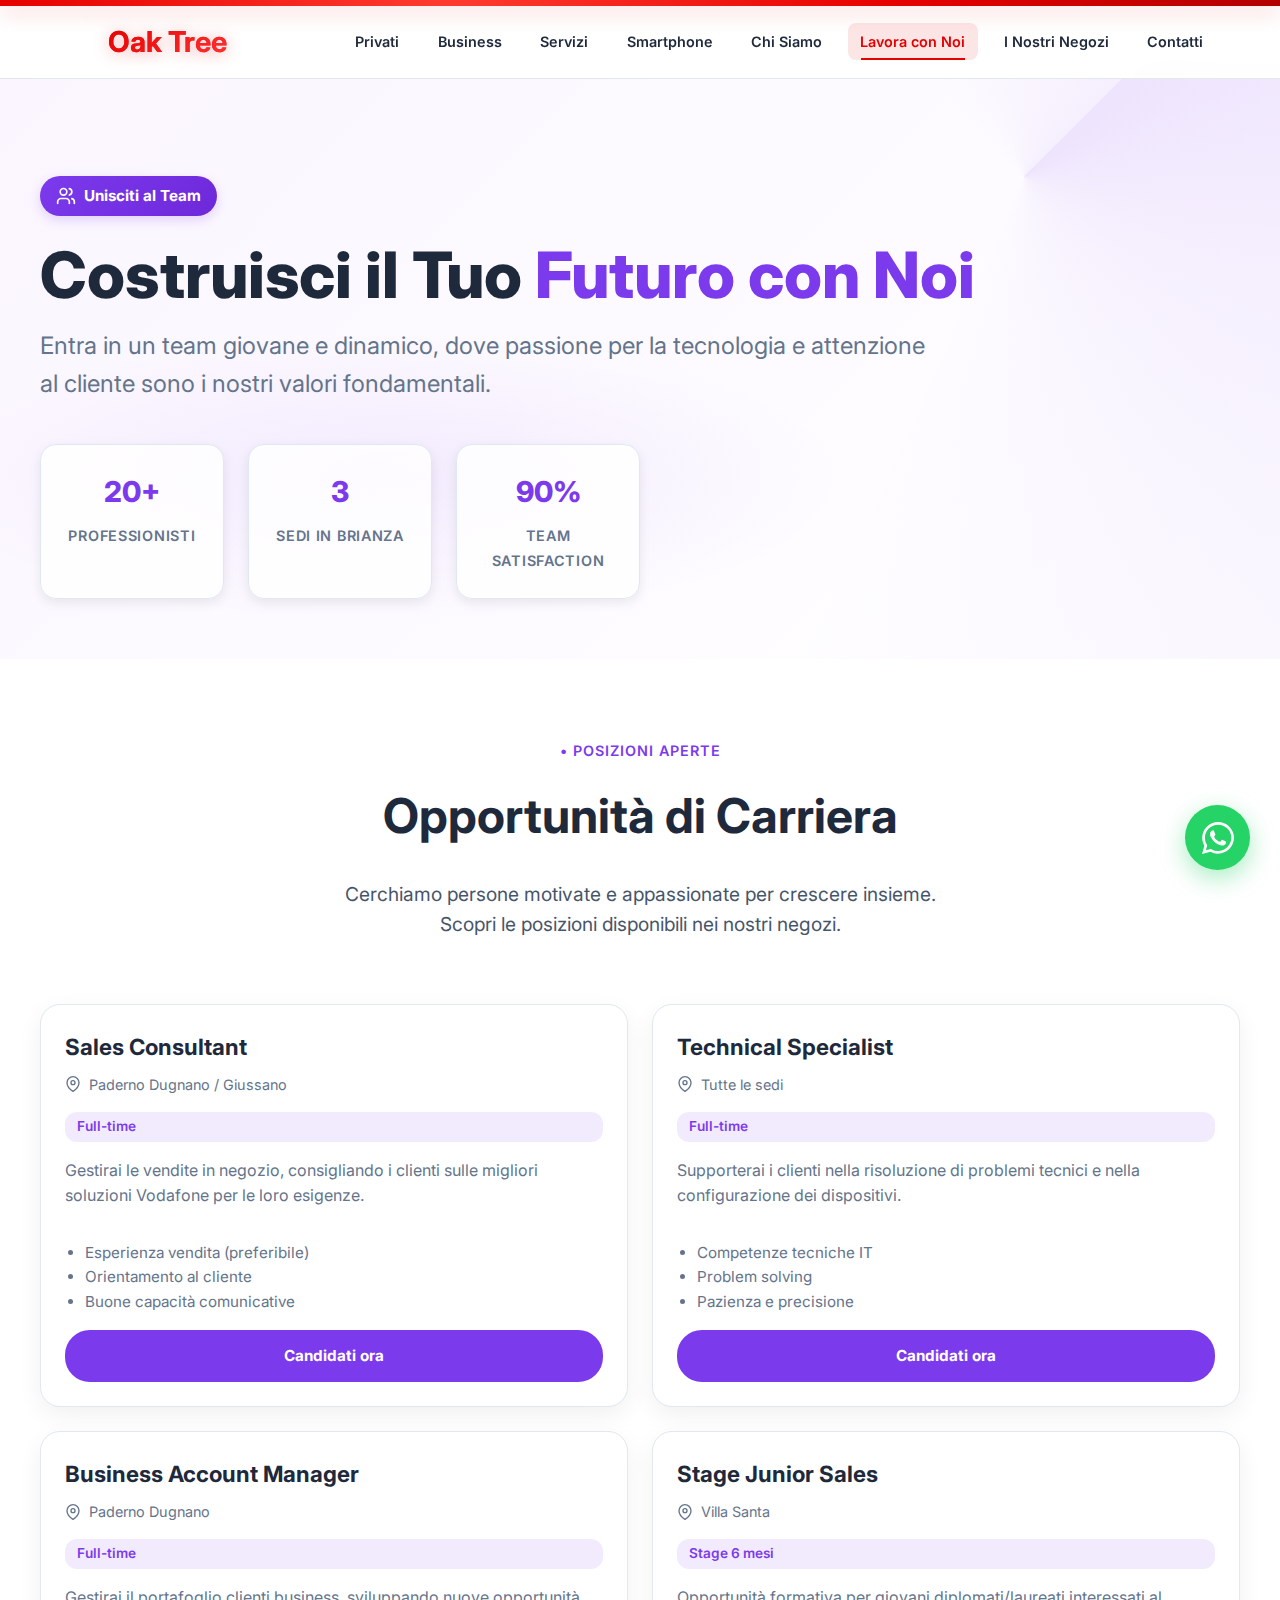
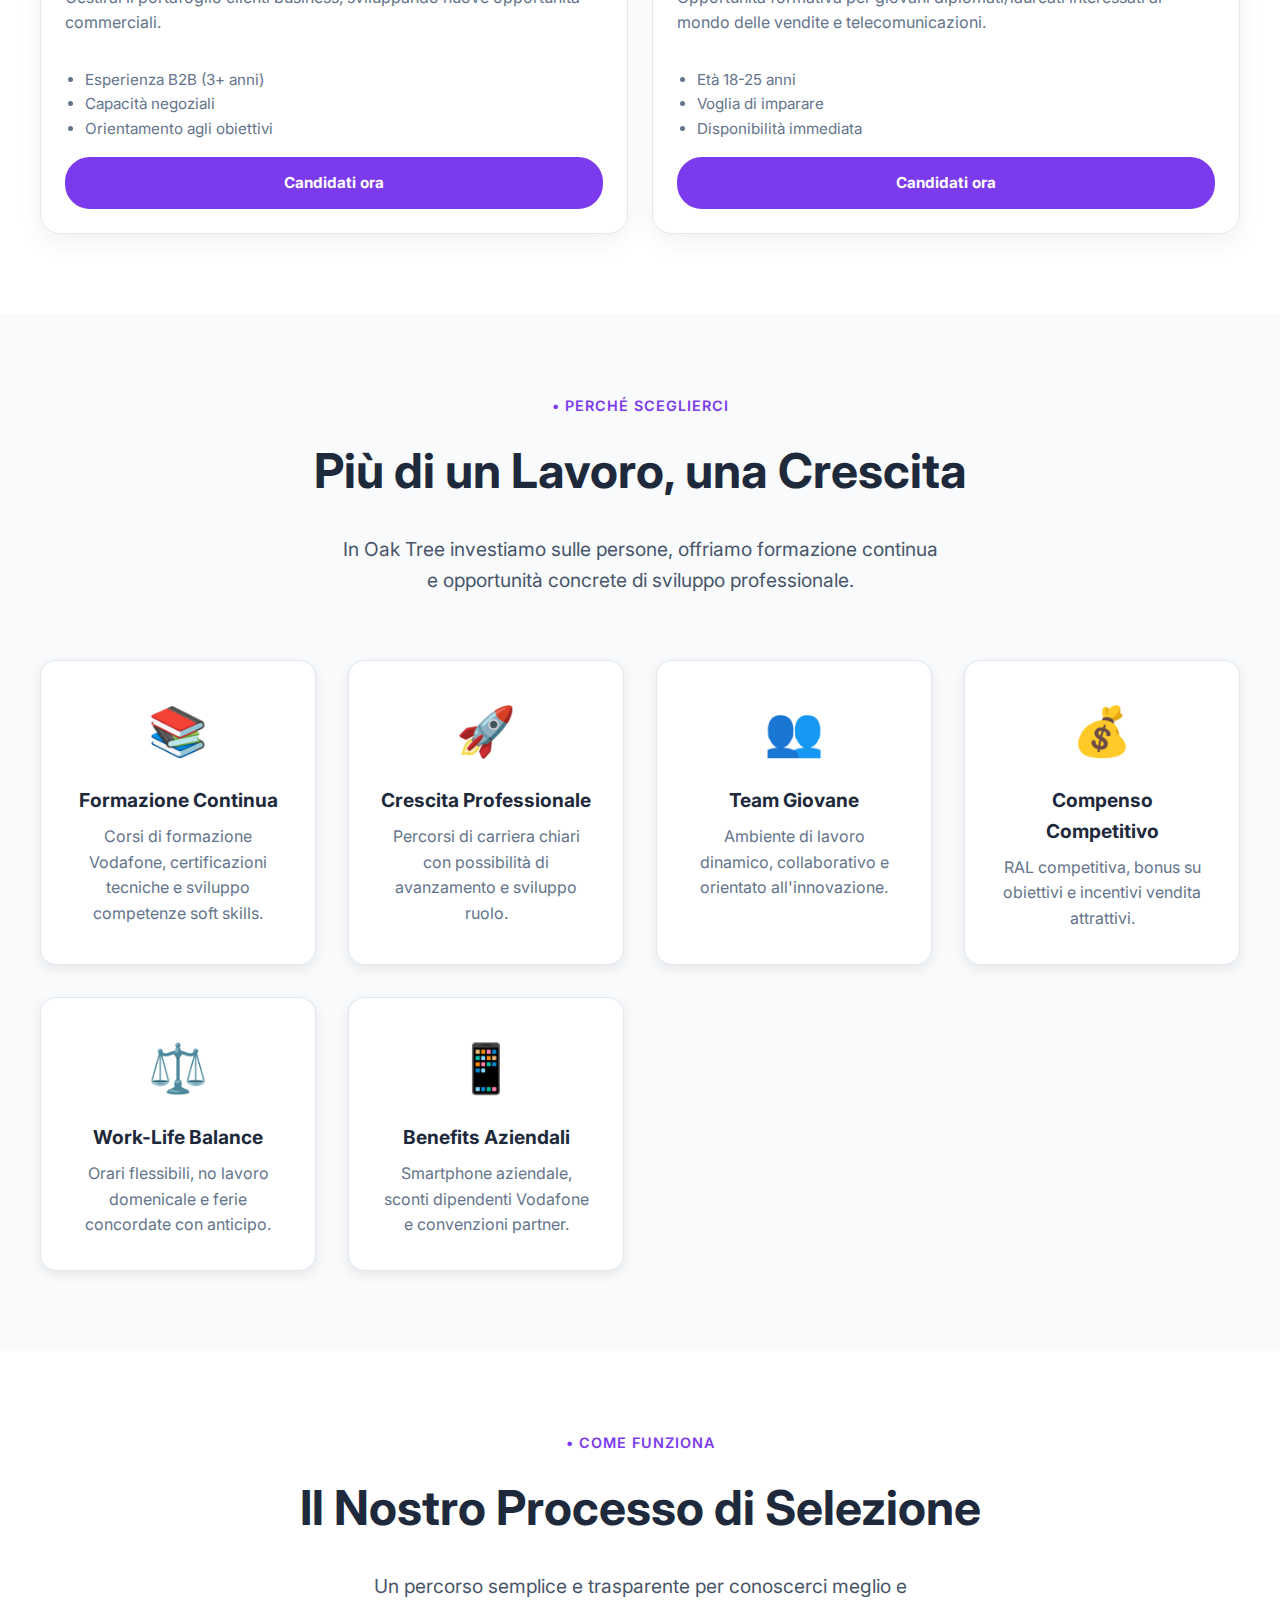
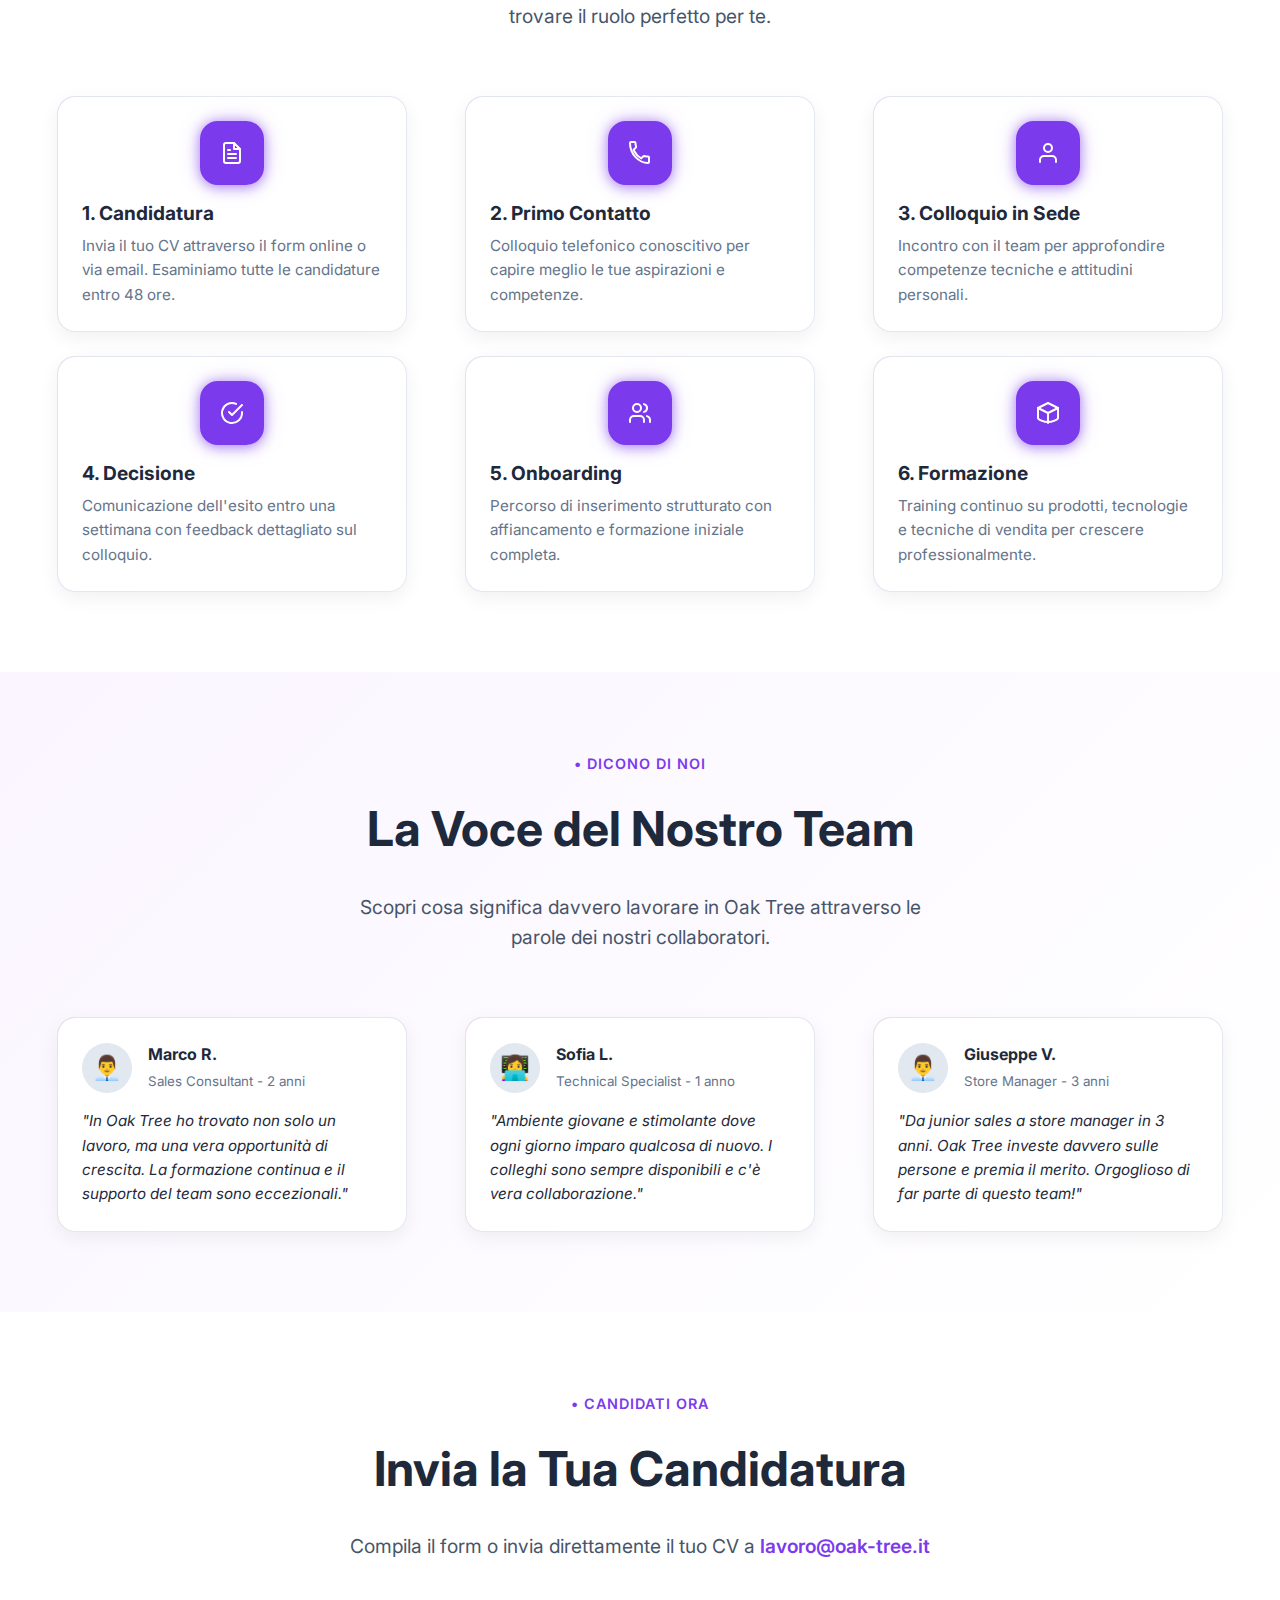
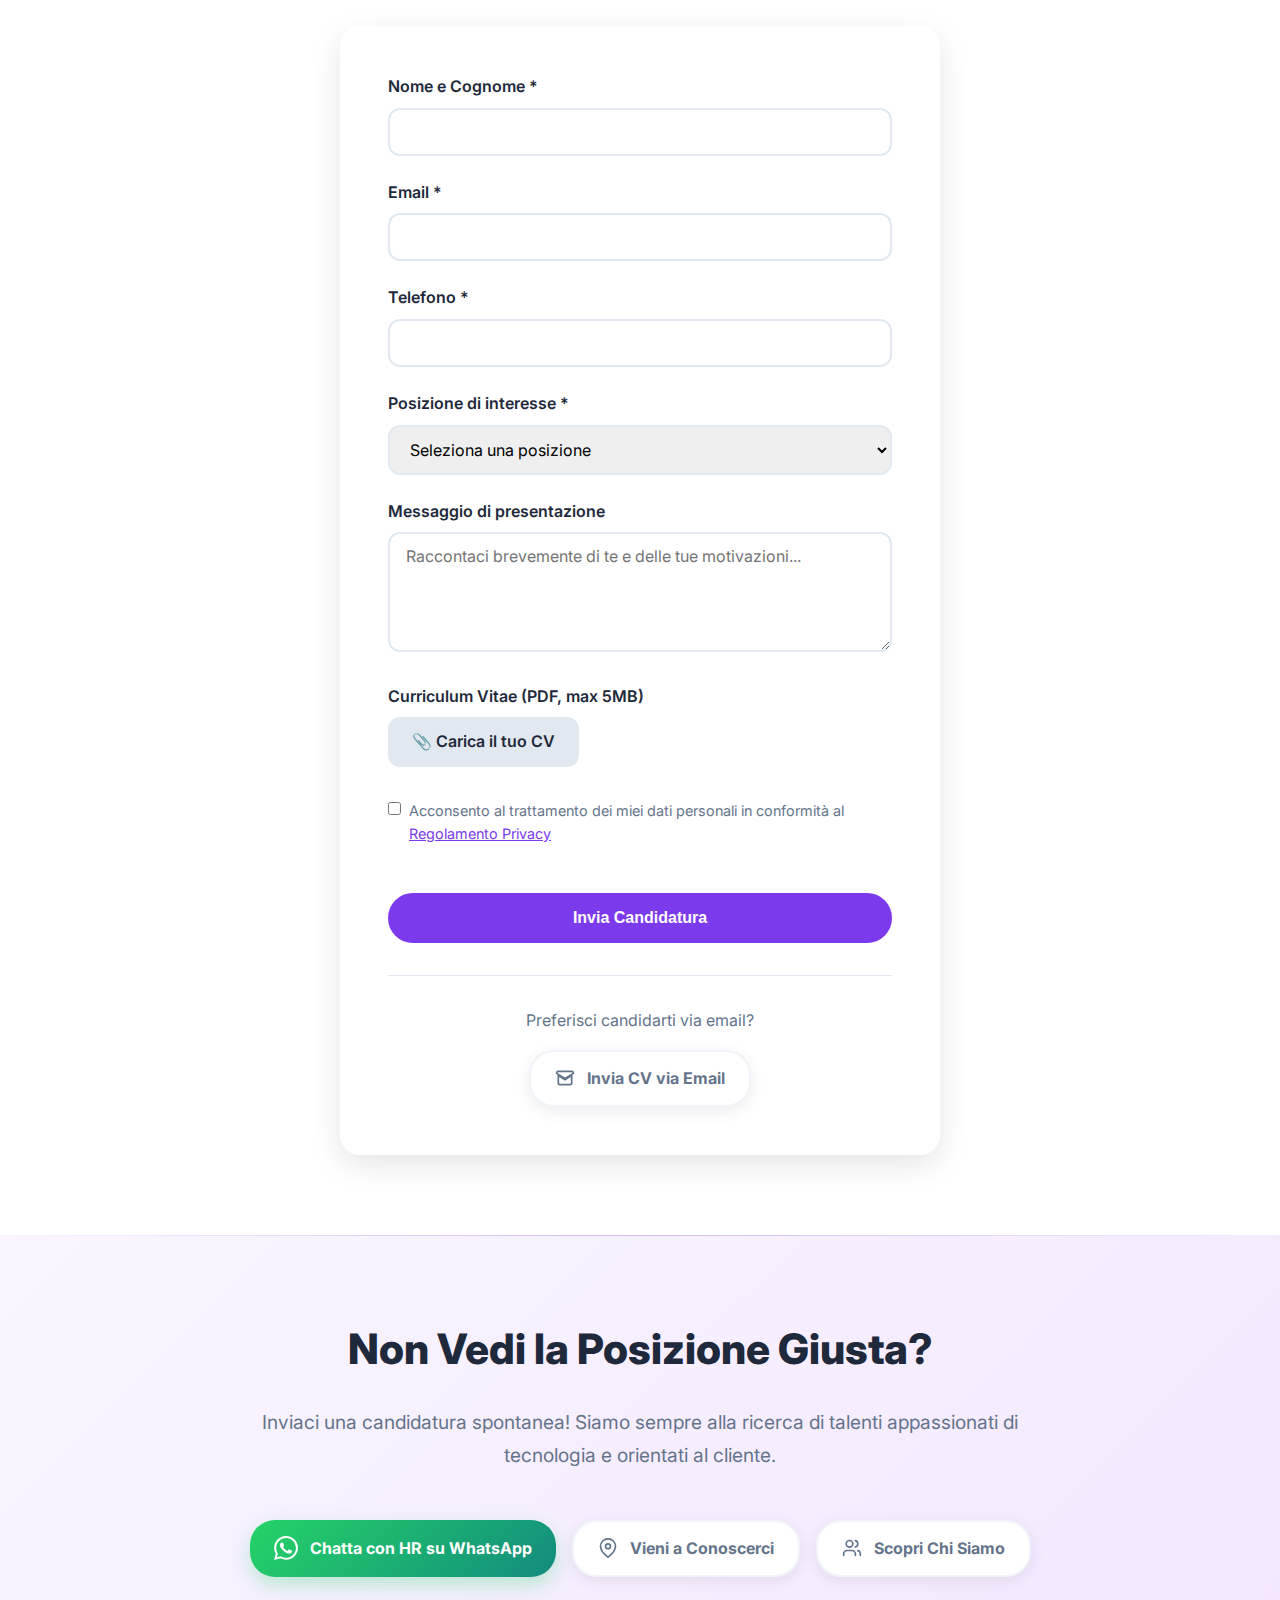
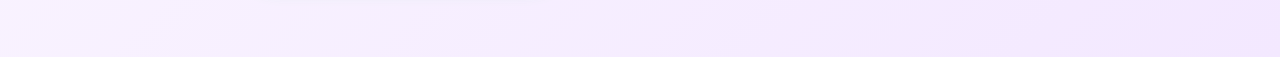
<file: lavora-con-noi.html>
<!DOCTYPE html>
<html lang="it">
<head>
  <meta charset="UTF-8">
  <meta name="viewport" content="width=device-width, initial-scale=1">
  <title>Lavora con Noi | Oak Tree - Rivenditore Autorizzato Vodafone</title>
  <meta name="description" content="Unisciti al team Oak Tree! Cerchiamo talenti appassionati di tecnologia e vendita. Opportunità di crescita in ambiente dinamico a Monza e Brianza.">
  <meta name="robots" content="index,follow,max-image-preview:large">
  <link rel="canonical" href="https://oak-tree.com/lavora-con-noi.html">

  <!-- Open Graph / Twitter -->
  <meta property="og:site_name" content="Oak Tree">
  <meta property="og:type" content="website">
  <meta property="og:title" content="Lavora con Noi - Oak Tree Vodafone">
  <meta property="og:description" content="Entra nel team Oak Tree! Opportunità di carriera nel settore telecomunicazioni. Formazione continua e crescita professionale.">
  <meta property="og:url" content="https://oak-tree.com/lavora-con-noi.html">
  <meta property="og:image" content="https://via.placeholder.com/1200x630/e60000/ffffff?text=Lavora+con+Noi">
  <meta name="twitter:card" content="summary_large_image">

  <!-- Icons / PWA basics -->
  <link rel="icon" type="image/x-icon" href="[data-uri]">
  <meta name="theme-color" content="#e60000">

  <!-- Fonts: preconnect + swap -->
  <link rel="preconnect" href="https://fonts.googleapis.com" crossorigin>
  <link rel="preconnect" href="https://fonts.gstatic.com" crossorigin>
  <link rel="stylesheet" href="https://fonts.googleapis.com/css2?family=Inter:wght@300;400;600;700;800&display=swap">

  <style>
    /* Root variables - Vodafone Brand */
    :root{
      --vodafone-red:#e60000;
      --vodafone-dark:#4a4a4a;
      --vodafone-light:#f4f4f4;
      --vodafone-dark-red:#cc0000;
      --vodafone-white:#ffffff;
      --vodafone-black:#000000;
      --silver-gray:#f8fafc;
      --dark-gray:#1e293b;
      --medium-gray:#64748b;
      --light-gray:#e2e8f0;
      --card-radius:20px;
      --card-bd:#e2e8f0;
      --ink:#1e293b;
      --muted:#64748b;
      --ring:#ffe0e0;
      --brand:#e60000;
      --brand-dark:#b30000;
      --career-purple:#7c3aed;
      --career-purple-dark:#6d28d9;
    }

    /* Reset */
    * {
      margin: 0;
      padding: 0;
      box-sizing: border-box;
    }

    /* Evita qualsiasi scroll orizzontale fantasma */
    html, body { 
      overflow-x: hidden; 
    }

    body {
      font-family: 'Inter', -apple-system, BlinkMacSystemFont, sans-serif;
      line-height: 1.6;
      color: var(--vodafone-dark);
      background: var(--vodafone-white);
    }

    /* Breadcrumb */
    .breadcrumb {
      background: var(--silver-gray);
      padding: 1rem 0;
      border-bottom: 1px solid var(--light-gray);
    }

    .breadcrumb-container {
      max-width: 1200px;
      margin-inline: auto;
      padding: 0 24px;
    }

    .breadcrumb-nav {
      display: flex;
      align-items: center;
      gap: 0.5rem;
      font-size: 0.9rem;
      color: var(--muted);
    }

    .breadcrumb-nav a {
      color: var(--brand);
      text-decoration: none;
      transition: color 0.3s ease;
    }

    .breadcrumb-nav a:hover {
      color: var(--brand-dark);
    }

    .breadcrumb-separator {
      color: var(--muted);
      font-weight: 400;
    }

    /* Badge Career */
    .badge-career {
      background: linear-gradient(135deg, var(--career-purple), var(--career-purple-dark));
      color: white;
      padding: 8px 16px;
      border-radius: 20px;
      display: inline-flex;
      align-items: center;
      gap: 8px;
      font-weight: 700;
      font-size: 0.95rem;
      margin-bottom: 1.5rem;
      box-shadow: 0 4px 12px rgba(124,58,237,.2);
    }
    
    .badge-career svg{
      width:20px;
      height:20px;
      color:white;
    }

    /* CTA Primary con design pulito e puntini */
    .cta-primary, .btn-primary {
      background:#fff;
      color:#e60000;
      padding:14px 28px;
      border:2px solid #e60000;
      border-radius:25px;
      font-weight:700;
      cursor:pointer;
      text-decoration:none;
      display:inline-flex;
      align-items:center;
      gap:0.75rem;
      font-size:1.1rem;
      transition:all 0.3s cubic-bezier(0.4, 0, 0.2, 1);
      box-shadow:0 4px 16px rgba(230,0,0,.15);
      position:relative;
      overflow:hidden;
    }
    
    .cta-primary::before, .btn-primary::before{
      content:"";
      position:absolute;
      top:0;
      right:0;
      width:60px;
      height:100%;
      background:
        radial-gradient(circle at 15px 15px, rgba(230,0,0,.15) 2px, transparent 3px),
        radial-gradient(circle at 35px 20px, rgba(230,0,0,.10) 1.5px, transparent 2.5px),
        radial-gradient(circle at 25px 35px, rgba(230,0,0,.12) 2px, transparent 3px),
        radial-gradient(circle at 45px 30px, rgba(230,0,0,.08) 1px, transparent 2px);
      background-size:50px 50px;
      opacity:0;
      transition:opacity .3s ease;
      pointer-events:none;
    }

    .cta-primary:hover, .btn-primary:hover {
      background:#e60000;
      color:#fff;
      transform:translateY(-2px);
      box-shadow:0 8px 25px rgba(230,0,0,.25);
    }
    
    .cta-primary:hover::before, .btn-primary:hover::before{
      opacity:0.6;
    }

    .cta-primary:active, .btn-primary:active {
      transform:translateY(0);
      box-shadow:0 4px 12px rgba(230,0,0,.2);
    }

    /* Career Purple Variant */
    .btn-career {
      background: var(--career-purple);
      color: white;
      border: 2px solid var(--career-purple);
    }

    .btn-career:hover {
      background: var(--career-purple-dark);
      border-color: var(--career-purple-dark);
      color: white;
    }

    /* Buttons con design pulito moderno */
    .btn{
      border-radius:25px;
      padding:14px 24px;
      font-weight:700;
      text-decoration:none;
      display:inline-flex;
      align-items:center;
      gap:.75rem;
      transition:all 0.3s cubic-bezier(0.4, 0, 0.2, 1);
      position:relative;
      overflow:hidden;
      font-size: 1rem;
    }

    .btn-ghost{
      background:#fff;
      border:2px solid #f1f5f9;
      color:#64748b;
      box-shadow:0 4px 16px rgba(0,0,0,.08);
    }

    .btn-ghost:hover{
      border-color:#e60000;
      color:#e60000;
      transform:translateY(-2px);
      box-shadow:0 8px 20px rgba(230,0,0,.15);
    }
    
    .btn-ghost:active{
      transform: translateY(-1px);
      box-shadow:0 4px 12px rgba(0,0,0,.1);
    }

    /* WhatsApp CTA Variant */
    .btn-whatsapp {
      background: linear-gradient(135deg, #25d366, #128c7e);
      color: white;
      border: none;
      box-shadow: 0 8px 20px rgba(37,211,102,.3);
    }

    .btn-whatsapp:hover {
      background: linear-gradient(135deg, #128c7e, #25d366);
      box-shadow: 0 10px 25px rgba(37,211,102,.4);
      color: white;
    }

    /* Card base - Bordo gradient/subtle */
    .card{
      position:relative;
      border:1px solid rgba(226,232,240,.9);
      background:
        linear-gradient(#fff,#fff) padding-box,
        linear-gradient(135deg, rgba(230,0,0,.25), rgba(230,0,0,0)) border-box;
      border-radius:18px;
      padding:24px;
      box-shadow:0 6px 20px rgba(0,0,0,.06);
      transition:all .3s cubic-bezier(0.4, 0, 0.2, 1);
      overflow:hidden;
      isolation:isolate;
      max-width:100%;
    }

    /* Career card variant */
    .card.career-card {
      background:
        linear-gradient(#fff,#fff) padding-box,
        linear-gradient(135deg, rgba(124,58,237,.25), rgba(124,58,237,0)) border-box;
    }

    /* Hover pulito e tech */
    .card:hover{
      outline:0;
      transform: translateY(-6px);
      box-shadow:0 18px 46px rgba(230,0,0,.16);
    }

    .card.career-card:hover {
      box-shadow:0 18px 46px rgba(124,58,237,.16);
    }

    /* Icon ring con icone SVG semplici */
    .icon-ring{
      width:64px;
      height:64px;
      border-radius:18px;
      display:grid;
      place-items:center;
      background:#e60000;
      border:2px solid #e60000;
      box-shadow:
        0 0 12px rgba(230,0,0,.4),
        0 0 24px rgba(230,0,0,.2),
        0 4px 12px rgba(230,0,0,.25);
      font-size:20px;
      color:#fff;
      margin:0 auto 16px;
      transition:all .3s ease;
      position:relative;
      overflow:visible;
    }

    /* Career icon variant */
    .icon-ring.career-icon {
      background: var(--career-purple);
      border-color: var(--career-purple);
      box-shadow:
        0 0 12px rgba(124,58,237,.4),
        0 0 24px rgba(124,58,237,.2),
        0 4px 12px rgba(124,58,237,.25);
    }
    
    /* Icone SVG semplici */
    .icon-ring svg{
      width:24px;
      height:24px;
      stroke:#fff;
      fill:none;
      stroke-width:2;
      stroke-linecap:round;
      stroke-linejoin:round;
    }
    
    /* Effetto neon più intenso al hover */
    .card:hover .icon-ring{
      background:#ff1a1a;
      border-color:#ff1a1a;
      transform:scale(1.05);
      box-shadow:
        0 0 20px rgba(255,26,26,.6),
        0 0 40px rgba(255,26,26,.3),
        0 0 60px rgba(255,26,26,.15),
        0 8px 24px rgba(230,0,0,.4);
    }

    .card.career-card:hover .icon-ring.career-icon {
      background: var(--career-purple-dark);
      border-color: var(--career-purple-dark);
      box-shadow:
        0 0 20px rgba(109,40,217,.6),
        0 0 40px rgba(109,40,217,.3),
        0 0 60px rgba(109,40,217,.15),
        0 8px 24px rgba(124,58,237,.4);
    }
    
    /* Puntini piccoli e marcati intorno al cerchio */
    .icon-ring::before{
      content:"";
      position:absolute;
      inset:-10px;
      background:
        radial-gradient(circle at 10px 20px, rgba(230,0,0,.8) 1.5px, transparent 2px),
        radial-gradient(circle at 30px 8px, rgba(230,0,0,.6) 1px, transparent 1.5px),
        radial-gradient(circle at 50px 15px, rgba(230,0,0,.9) 2px, transparent 2.5px),
        radial-gradient(circle at 70px 30px, rgba(230,0,0,.5) 1px, transparent 1.5px),
        radial-gradient(circle at 80px 50px, rgba(230,0,0,.7) 1.5px, transparent 2px),
        radial-gradient(circle at 70px 70px, rgba(230,0,0,.6) 1px, transparent 1.5px),
        radial-gradient(circle at 50px 80px, rgba(230,0,0,.8) 2px, transparent 2.5px),
        radial-gradient(circle at 30px 75px, rgba(230,0,0,.5) 1px, transparent 1.5px),
        radial-gradient(circle at 10px 60px, rgba(230,0,0,.7) 1.5px, transparent 2px),
        radial-gradient(circle at 5px 40px, rgba(230,0,0,.6) 1px, transparent 1.5px);
      background-size:90px 90px;
      opacity:0;
      transition:opacity .3s ease;
      border-radius:24px;
      pointer-events:none;
    }

    .icon-ring.career-icon::before {
      background:
        radial-gradient(circle at 10px 20px, rgba(124,58,237,.8) 1.5px, transparent 2px),
        radial-gradient(circle at 30px 8px, rgba(124,58,237,.6) 1px, transparent 1.5px),
        radial-gradient(circle at 50px 15px, rgba(124,58,237,.9) 2px, transparent 2.5px),
        radial-gradient(circle at 70px 30px, rgba(124,58,237,.5) 1px, transparent 1.5px),
        radial-gradient(circle at 80px 50px, rgba(124,58,237,.7) 1.5px, transparent 2px),
        radial-gradient(circle at 70px 70px, rgba(124,58,237,.6) 1px, transparent 1.5px),
        radial-gradient(circle at 50px 80px, rgba(124,58,237,.8) 2px, transparent 2.5px),
        radial-gradient(circle at 30px 75px, rgba(124,58,237,.5) 1px, transparent 1.5px),
        radial-gradient(circle at 10px 60px, rgba(124,58,237,.7) 1.5px, transparent 2px),
        radial-gradient(circle at 5px 40px, rgba(124,58,237,.6) 1px, transparent 1.5px);
      background-size:90px 90px;
    }
    
    .card:hover .icon-ring::before{
      opacity:1;
    }

    /* Titoli/para coerenti */
    .card h3{
      font-size:1.2rem;
      color:var(--ink);
      margin:6px 0 8px;
      line-height:1.3;
    }
    
    .card p{
      color:var(--muted);
      line-height:1.6;
      font-size:0.95rem;
    }

    /* Azione */
    .card .card-cta{
      margin-top:16px;
      display:inline-flex;
      align-items:center;
      gap:.5rem;
      font-weight:700;
      color:#e60000;
      text-decoration:none;
    }

    .card.career-card .card-cta {
      color: var(--career-purple);
    }
    
    .card .card-cta:hover{
      text-decoration:underline;
    }

    /* Badge angolo */
    .card .ribbon{
      position:absolute;
      top:16px;
      right:16px;
      font-size:.75rem;
      font-weight:700;
      text-transform:uppercase;
      letter-spacing:0.05em;
      padding:8px 14px;
      border-radius:20px;
      color:#e60000;
      background:#fff;
      border:2px solid #e60000;
      box-shadow:
        0 0 8px rgba(230,0,0,.3),
        0 4px 12px rgba(230,0,0,.15);
      text-shadow:0 0 4px rgba(230,0,0,.4);
    }

    .card .ribbon.career {
      color: var(--career-purple);
      border-color: var(--career-purple);
      box-shadow:
        0 0 8px rgba(124,58,237,.3),
        0 4px 12px rgba(124,58,237,.15);
      text-shadow: 0 0 4px rgba(124,58,237,.4);
    }

    /* Navigation */
    .brand-ribbon{
      position:fixed;
      inset:0 0 auto 0;
      height:6px;
      z-index:1200;
      background: linear-gradient(90deg,#e60000 0%, #ff3b30 35%, #e60000 70%, #b30000 100%);
      box-shadow:0 6px 20px rgba(230,0,0,.25);
    }
    
    .navbar{
      position:fixed;
      top:6px;
      width:100%;
      background:rgba(255,255,255,.95);
      backdrop-filter:blur(20px);
      z-index:1000;
      transition:all 0.3s cubic-bezier(0.4, 0, 0.2, 1);
      border-bottom:1px solid var(--card-bd);
    }
    
    .navbar.scrolled{
      background:rgba(255,255,255,.98);
      box-shadow:0 8px 24px rgba(0,0,0,.06);
    }

    .nav-container{
      max-width:1200px;
      margin-inline:auto;
      display:flex;
      justify-content:space-between;
      align-items:center;
      padding:0.8rem 24px;
      gap:2rem;
    }

    .logo{
      font-size:1.8rem;
      font-weight:700;
      background:linear-gradient(135deg, #e60000, #ff3333);
      -webkit-background-clip:text;
      -webkit-text-fill-color:transparent;
      background-clip:text;
      text-decoration:none;
      display:flex;
      align-items:center;
      gap:0.5rem;
      filter:drop-shadow(0 2px 8px rgba(230,0,0,.3));
      transition:all 0.3s ease;
      flex-shrink:0;
    }

    .nav-menu{
      display:flex;
      list-style:none;
      gap:0.8rem;
      align-items:center;
      margin:0;
      padding:0;
      flex-wrap:wrap;
    }

    .nav-link{
      text-decoration:none;
      color:#1e293b;
      font-weight:600;
      position:relative;
      transition:all 0.3s ease;
      padding:0.6rem 0.8rem;
      border-radius:8px;
      font-size:0.9rem;
      white-space:nowrap;
      background-image: linear-gradient(#e60000,#e60000);
      background-repeat: no-repeat;
      background-size: 0% 2px;
      background-position: 50% 100%;
    }

    .nav-link:hover{
      color:#e60000;
      transform:translateY(-1px);
      background-size: 80% 2px;
      background-color:rgba(230,0,0,0.05);
    }

    .nav-link.active {
      color:#e60000;
      background-size: 80% 2px;
      background-color:rgba(230,0,0,0.1);
    }

    /* Mobile menu */
    .mobile-menu-btn{
      display:none;
      flex-direction:column;
      cursor:pointer;
      padding:0.5rem;
      z-index:1001;
    }

    .hamburger-line{
      width:25px;
      height:3px;
      background:var(--vodafone-red);
      margin:3px 0;
      transition:all 0.3s ease;
      border-radius:3px;
    }

    .mobile-menu{
      display:none;
      position:fixed;
      top:80px;
      left:0;
      right:0;
      max-height:calc(100vh - 80px);
      background:rgba(255,255,255,.98);
      backdrop-filter:blur(20px);
      border-top:1px solid var(--card-bd);
      padding:2rem;
      z-index:999;
      overflow-y:auto;
      -webkit-overflow-scrolling:touch;
      box-shadow:0 8px 32px rgba(0,0,0,.15);
    }

    .mobile-menu.active{
      display:block;
    }

    .mobile-nav-links{
      display:flex;
      flex-direction:column;
      gap:0.75rem;
      max-width:400px;
      margin:0 auto;
    }

    .mobile-nav-links .nav-link{
      padding:1rem;
      font-size:1rem;
      margin-bottom:0;
      border-radius:12px;
      display:block;
      text-decoration:none;
      transition:all 0.3s ease;
      text-align:center;
      font-weight:600;
      border:1px solid var(--card-bd);
      background:#fff;
      color:#1e293b;
    }

    .mobile-nav-links .nav-link:hover{
      background:#fef2f2;
      border-color:#e60000;
      color:#e60000;
    }

    .mobile-nav-links .nav-link.active{
      background:#fef2f2;
      border-color:#e60000;
      color:#e60000;
    }

    /* Page Header */
    .page-header {
      background: linear-gradient(135deg, #f8fafc 0%, #ffffff 100%);
      padding: 120px 24px 60px;
      position: relative;
      overflow: hidden;
    }

    .page-header.career-header {
      background: linear-gradient(135deg, #faf5ff 0%, #ffffff 100%);
    }

    .page-header::before {
      content: "";
      position: absolute;
      inset: 0;
      background: 
        radial-gradient(60% 40% at 30% 70%, rgba(230,0,0,.08), transparent 60%),
        conic-gradient(from 45deg at 80% 20%, rgba(230,0,0,.12), transparent 45% 75%, rgba(230,0,0,.06));
      pointer-events: none;
    }

    .page-header.career-header::before {
      background: 
        radial-gradient(60% 40% at 30% 70%, rgba(124,58,237,.08), transparent 60%),
        conic-gradient(from 45deg at 80% 20%, rgba(124,58,237,.12), transparent 45% 75%, rgba(124,58,237,.06));
    }

    .page-header-container {
      max-width: 1200px;
      margin-inline: auto;
      position: relative;
      z-index: 2;
    }

    .page-title {
      font-size: clamp(2.5rem, 6vw, 4rem);
      font-weight: 800;
      color: var(--ink);
      margin-bottom: 1rem;
      line-height: 1.1;
    }

    .page-subtitle {
      font-size: clamp(1.1rem, 2.5vw, 1.5rem);
      color: var(--muted);
      margin-bottom: 2rem;
      max-width: 60ch;
    }

    .page-stats {
      display: grid;
      grid-template-columns: repeat(auto-fit, minmax(150px, 1fr));
      gap: 1.5rem;
      margin-top: 2.5rem;
      max-width: 600px;
    }

    .stat-item {
      text-align: center;
      padding: 1.5rem 1rem;
      background: rgba(255,255,255,0.8);
      border: 1px solid var(--light-gray);
      border-radius: 16px;
      box-shadow: 0 4px 12px rgba(0,0,0,.08);
      transition: all 0.3s ease;
    }

    .stat-item:hover {
      transform: translateY(-2px);
      box-shadow: 0 8px 20px rgba(230,0,0,.12);
      border-color: rgba(230,0,0,.3);
    }

    .stat-item.career-stat:hover {
      box-shadow: 0 8px 20px rgba(124,58,237,.12);
      border-color: rgba(124,58,237,.3);
    }

    .stat-number {
      display: block;
      font-size: 1.8rem;
      font-weight: 800;
      color: var(--brand);
      margin-bottom: 0.5rem;
    }

    .stat-number.career-number {
      color: var(--career-purple);
    }

    .stat-label {
      font-size: 0.9rem;
      color: var(--muted);
      font-weight: 600;
      text-transform: uppercase;
      letter-spacing: 0.05em;
    }

    /* Section styles */
    .section {
      padding: 5rem 24px;
    }

    .section-container {
      max-width: 1200px;
      margin-inline: auto;
    }

    .section-header {
      text-align: center;
      margin-bottom: 4rem;
    }

    .section-tag {
      font-size: 0.9rem;
      font-weight: 600;
      color: var(--vodafone-red);
      text-transform: uppercase;
      letter-spacing: 1px;
      margin-bottom: 1rem;
    }

    .section-tag.career-tag {
      color: var(--career-purple);
    }

    .section-title {
      font-size: clamp(2rem, 5vw, 3rem);
      font-weight: 700;
      margin-bottom: 1.5rem;
      color: var(--ink);
    }

    .section-subtitle {
      font-size: 1.2rem;
      color: #475569;
      max-width: 600px;
      margin: 0 auto;
    }

    /* Grid generica */
    .grid{
      display:grid;
      gap:1.5rem;
      grid-template-columns: repeat(12, minmax(0,1fr));
      justify-items:center;
      max-width:100%;
    }
    
    .grid-2 > * {
      grid-column: span 6;
      width:100%;
      max-width:450px;
    }

    .grid-3 > *{
      grid-column: span 4;
      width:100%;
      max-width:350px;
    }
    
    @media (max-width:1024px){
      .grid-2 > * {
        grid-column: span 6;
        max-width:400px;
      }
      .grid-3 > *{
        grid-column: span 6;
        max-width:380px;
      }
    }
    
    @media (max-width:640px){
      .grid{
        gap:1.25rem;
      }
      .grid-2 > *, .grid-3 > *{
        grid-column: span 12;
        max-width:100%;
        width:100%;
      }
    }

    /* Job cards */
    .job-card{
      border-radius:20px;
      padding:24px;
      background:#fff;
      border:1px solid var(--card-bd);
      box-shadow:0 8px 24px rgba(0,0,0,.06);
      transition:.25s ease;
      position:relative;
      min-height:280px;
      display:flex;
      flex-direction:column;
      max-width:100%;
    }
    
    .job-card::before{
      content:"";
      position:absolute;
      inset:-1px;
      border-radius:inherit;
      background:linear-gradient(135deg, rgba(124,58,237,.15), transparent 50%);
      opacity:0;
      transition:opacity .3s ease;
      pointer-events:none;
      z-index:-1;
    }
    
    .job-card:hover{
      transform:translateY(-5px);
      box-shadow:0 16px 44px rgba(124,58,237,.16);
      border-color:rgba(124,58,237,.25);
    }
    
    .job-card:hover::before{
      opacity:1;
    }
    
    .job-card h3{
      font-size:1.4rem;
      margin-bottom:0.5rem;
      color:var(--ink);
    }

    .job-location {
      display: flex;
      align-items: center;
      gap: 0.5rem;
      color: var(--muted);
      font-size: 0.9rem;
      margin-bottom: 1rem;
    }

    .job-location svg {
      width: 16px;
      height: 16px;
    }

    .job-type {
      display: inline-block;
      padding: 4px 12px;
      background: rgba(124,58,237,.1);
      color: var(--career-purple);
      border-radius: 12px;
      font-size: 0.85rem;
      font-weight: 600;
      margin-bottom: 1rem;
    }
    
    .job-card p{
      color:var(--muted);
      line-height:1.6;
      flex-grow:1;
      margin-bottom: 1rem;
    }
    
    .job-card .btn{
      margin-top:auto;
      align-self:stretch;
      justify-content:center;
      padding:12px 20px;
      font-size:0.95rem;
    }

    /* Benefits grid */
    .benefits-grid {
      display: grid;
      grid-template-columns: repeat(auto-fit, minmax(250px, 1fr));
      gap: 2rem;
      margin-top: 3rem;
    }

    .benefit-item {
      text-align: center;
      padding: 2rem;
      background: white;
      border-radius: 16px;
      border: 1px solid var(--light-gray);
      box-shadow: 0 4px 12px rgba(0,0,0,.08);
      transition: all 0.3s ease;
    }

    .benefit-item:hover {
      transform: translateY(-4px);
      box-shadow: 0 12px 28px rgba(124,58,237,.12);
      border-color: rgba(124,58,237,.3);
    }

    .benefit-icon {
      font-size: 3rem;
      margin-bottom: 1rem;
      display: block;
    }

    .benefit-title {
      font-size: 1.2rem;
      font-weight: 700;
      color: var(--ink);
      margin-bottom: 0.5rem;
    }

    .benefit-description {
      color: var(--muted);
      line-height: 1.6;
    }

    /* Application form section */
    .application-form {
      background: white;
      border-radius: 20px;
      padding: 3rem;
      box-shadow: 0 10px 30px rgba(0,0,0,.1);
      max-width: 600px;
      margin: 0 auto;
    }

    .form-group {
      margin-bottom: 1.5rem;
    }

    .form-label {
      display: block;
      margin-bottom: 0.5rem;
      font-weight: 600;
      color: var(--ink);
    }

    .form-input, .form-textarea {
      width: 100%;
      padding: 12px 16px;
      border: 2px solid var(--light-gray);
      border-radius: 12px;
      font-size: 1rem;
      transition: all 0.3s ease;
      font-family: inherit;
    }

    .form-input:focus, .form-textarea:focus {
      outline: none;
      border-color: var(--career-purple);
      box-shadow: 0 0 0 3px rgba(124,58,237,.1);
    }

    .form-textarea {
      resize: vertical;
      min-height: 120px;
    }

    .form-file-label {
      display: inline-block;
      padding: 12px 24px;
      background: var(--light-gray);
      color: var(--ink);
      border-radius: 12px;
      cursor: pointer;
      transition: all 0.3s ease;
      font-weight: 600;
    }

    .form-file-label:hover {
      background: var(--career-purple);
      color: white;
    }

    .form-file-input {
      display: none;
    }

    /* CTA Section */
    .cta-section{
      background: linear-gradient(135deg, #f8fafc 0%, #e2e8f0 100%);
      padding:5rem 24px;
      position:relative;
      overflow:hidden;
    }

    .cta-section.career-cta {
      background: linear-gradient(135deg, #faf5ff 0%, #f3e8ff 100%);
    }

    .cta-section::before{
      content:"";
      position:absolute;
      inset:0 0 auto 0;
      height:1px;
      background:linear-gradient(90deg, transparent, rgba(230,0,0,.3), transparent);
    }

    .cta-section.career-cta::before {
      background:linear-gradient(90deg, transparent, rgba(124,58,237,.3), transparent);
    }

    .cta-container{
      max-width:800px;
      margin:0 auto;
      text-align:center;
    }

    .cta-title{
      font-size:clamp(28px,4vw,42px);
      font-weight:800;
      color:#1e293b;
      margin-bottom:1.5rem;
    }

    .cta-subtitle{
      font-size:1.2rem;
      color:#64748b;
      margin-bottom:3rem;
      line-height:1.7;
    }

    .cta-buttons{
      display:flex;
      flex-wrap:wrap;
      gap:1rem;
      justify-content:center;
    }

    /* WhatsApp Button */
    .whatsapp-btn{
      position:fixed;
      bottom:30px;
      right:30px;
      width:65px;
      height:65px;
      background:#25d366;
      border-radius:50%;
      display:flex;
      align-items:center;
      justify-content:center;
      color:white;
      text-decoration:none;
      font-size:1.8rem;
      box-shadow:0 8px 25px rgba(37,211,102,0.4);
      z-index:1000;
      transition:all 0.3s ease;
    }

    .whatsapp-btn:hover{
      transform:scale(1.15);
      box-shadow:0 15px 45px rgba(37,211,102,0.8);
      color: white;
    }

    /* Mobile optimizations */
    @media (max-width:768px){
      .nav-container{
        padding:0.8rem 16px;
        gap:1rem;
      }
      .logo{
        font-size:1.5rem;
      }

      .nav-menu{
        display:none;
      }
      .mobile-menu-btn{
        display:flex;
      }

      .page-header {
        padding: 100px 16px 40px;
      }

      .page-stats {
        grid-template-columns: repeat(3, 1fr);
        gap: 1rem;
      }

      .stat-item {
        padding: 1.2rem 0.8rem;
      }

      .stat-number {
        font-size: 1.4rem;
      }

      .section {
        padding: 3rem 16px;
      }

      .job-card, .card {
        padding: 20px;
        margin: 0 auto;
        max-width: 100% !important;
      }

      .benefits-grid {
        grid-template-columns: 1fr;
      }

      .application-form {
        padding: 2rem;
      }

      .whatsapp-btn{
        width:60px;
        height:60px;
        font-size:1.6rem;
        bottom:20px;
        right:20px;
      }

      .mobile-menu-btn.active .hamburger-line:nth-child(1){
        transform:rotate(-45deg) translate(-5px,6px);
      }
      .mobile-menu-btn.active .hamburger-line:nth-child(2){
        opacity:0;
      }
      .mobile-menu-btn.active .hamburger-line:nth-child(3){
        transform:rotate(45deg) translate(-5px,-6px);
      }

      .cta-buttons{
        flex-direction:column;
        align-items:stretch;
        gap:1.5rem;
      }
    }

    @media (max-width:480px){
      .page-stats{
        grid-template-columns:repeat(3,1fr);
        gap:0.5rem;
      }
      
      .stat-item{
        padding:1rem 0.6rem;
      }
      
      .stat-number{
        font-size:1.2rem;
        font-weight:800;
      }
      
      .stat-label{
        font-size:0.7rem;
        line-height:1.2;
      }
    }

    /* Skip link accessibility */
    .skip-link:focus{
      position:absolute;
      left:12px;
      top:12px;
      background:#fff;
      border:2px solid #e60000;
      padding:8px 12px;
      border-radius:10px;
      z-index:2000;
      text-decoration:none;
      color:#e60000;
      font-weight:600;
    }

    /* Focus styles accessibili */
    :where(a,button,[tabindex]):focus-visible{
      outline:3px solid rgba(230,0,0,.55);
      outline-offset:3px;
      border-radius:12px;
    }

    /* Animations */
    @media (prefers-reduced-motion: no-preference){
      .whatsapp-btn{
        animation:whatsappPulse 3s ease-in-out infinite;
      }
    }
    
    @keyframes whatsappPulse{
      0%,100%{
        transform:scale(1);
        box-shadow:0 8px 25px rgba(37,211,102,0.4);
      }
      50%{
        transform:scale(1.05);
        box-shadow:0 12px 35px rgba(37,211,102,0.6);
      }
    }

    @keyframes fadeInUp {
      from {
        opacity: 0;
        transform: translateY(30px);
      }
      to {
        opacity: 1;
        transform: translateY(0);
      }
    }

    .animate-in {
      animation: fadeInUp 0.6s ease-out forwards;
    }
  </style>

  <!-- JSON-LD: BreadcrumbList + JobPosting -->
  <script type="application/ld+json">
  {
    "@context": "https://schema.org",
    "@type": "BreadcrumbList",
    "itemListElement": [{
      "@type": "ListItem",
      "position": 1,
      "name": "Home",
      "item": "https://oak-tree.com/"
    },{
      "@type": "ListItem",
      "position": 2,
      "name": "Lavora con Noi",
      "item": "https://oak-tree.com/lavora-con-noi.html"
    }]
  }
  </script>
</head>
<body>
    <!-- Skip link for accessibility -->
    <a href="#main-content" class="skip-link" style="position:absolute;left:-9999px;">Salta ai contenuti</a>
    
    <!-- Brand ribbon -->
    <div class="brand-ribbon"></div>

    <!-- Navigation -->
    <nav class="navbar" id="navbar">
        <div class="nav-container">
            <a href="index.html" class="logo">
                <span style="font-size:1.8rem;filter:drop-shadow(0 2px 8px rgba(230,0,0,.3));">🌳</span>
                <span style="background:linear-gradient(135deg, #e60000, #ff3333);-webkit-background-clip:text;-webkit-text-fill-color:transparent;background-clip:text;">Oak Tree</span>
            </a>
            
            <ul class="nav-menu" id="navMenu">
                <li><a href="privati.html" class="nav-link">Privati</a></li>
                <li><a href="business.html" class="nav-link">Business</a></li>
                <li><a href="servizi.html" class="nav-link">Servizi</a></li>
                <li><a href="smartphone.html" class="nav-link">Smartphone</a></li>
                <li><a href="chi-siamo.html" class="nav-link">Chi Siamo</a></li>
                <li><a href="lavora-con-noi.html" class="nav-link active">Lavora con Noi</a></li>
                <li><a href="negozi.html" class="nav-link">I Nostri Negozi</a></li>
                <li><a href="contatti.html" class="nav-link">Contatti</a></li>
            </ul>
            
            <div class="mobile-menu-btn" id="mobileMenuBtn" aria-controls="mobileMenu" aria-expanded="false">
                <div class="hamburger-line"></div>
                <div class="hamburger-line"></div>
                <div class="hamburger-line"></div>
            </div>
        </div>
        
        <div class="mobile-menu" id="mobileMenu">
            <div class="mobile-nav-links">
                <a href="privati.html" class="nav-link">Privati & Famiglia</a>
                <a href="business.html" class="nav-link">Business & P.IVA</a>
                <a href="servizi.html" class="nav-link">Servizi & Assistenza</a>
                <a href="smartphone.html" class="nav-link">Smartphone</a>
                <a href="chi-siamo.html" class="nav-link">Chi Siamo</a>
                <a href="lavora-con-noi.html" class="nav-link active">Lavora con Noi</a>
                <a href="negozi.html" class="nav-link">I Nostri Negozi</a>
                <a href="contatti.html" class="nav-link">Contatti</a>
            </div>
        </div>
    </nav>

    <!-- Breadcrumb -->
    <div class="breadcrumb">
        <div class="breadcrumb-container">
            <nav class="breadcrumb-nav" aria-label="Breadcrumb">
                <a href="index.html">Home</a>
                <span class="breadcrumb-separator">›</span>
                <span>Lavora con Noi</span>
            </nav>
        </div>
    </div>

    <!-- Page Header -->
    <header class="page-header career-header">
        <div class="page-header-container">
            <div class="badge-career">
                <svg width="20" height="20" viewBox="0 0 24 24" fill="none" stroke="currentColor" stroke-width="2" stroke-linecap="round" stroke-linejoin="round">
                    <path d="M16 21v-2a4 4 0 0 0-4-4H6a4 4 0 0 0-4 4v2"/>
                    <circle cx="9" cy="7" r="4"/>
                    <path d="M22 21v-2a4 4 0 0 0-3-3.87"/>
                    <path d="M16 3.13a4 4 0 0 1 0 7.75"/>
                </svg>
                <span>Unisciti al Team</span>
            </div>
            
            <h1 class="page-title">Costruisci il Tuo <span style="color:#7c3aed">Futuro con Noi</span></h1>
            <p class="page-subtitle">
                Entra in un team giovane e dinamico, dove passione per la tecnologia 
                e attenzione al cliente sono i nostri valori fondamentali.
            </p>

            <div class="page-stats">
                <div class="stat-item career-stat">
                    <span class="stat-number career-number">20+</span>
                    <span class="stat-label">Professionisti</span>
                </div>
                <div class="stat-item career-stat">
                    <span class="stat-number career-number">3</span>
                    <span class="stat-label">Sedi in Brianza</span>
                </div>
                <div class="stat-item career-stat">
                    <span class="stat-number career-number">90%</span>
                    <span class="stat-label">Team Satisfaction</span>
                </div>
            </div>
        </div>
    </header>

    <!-- Main Content -->
    <main id="main-content">
        <!-- Posizioni Aperte Section -->
        <section class="section">
            <div class="section-container">
                <div class="section-header">
                    <div class="section-tag career-tag">• POSIZIONI APERTE</div>
                    <h2 class="section-title">Opportunità di Carriera</h2>
                    <p class="section-subtitle">
                        Cerchiamo persone motivate e appassionate per crescere insieme. 
                        Scopri le posizioni disponibili nei nostri negozi.
                    </p>
                </div>

                <div class="grid grid-2">
                    <article class="job-card">
                        <h3>Sales Consultant</h3>
                        <div class="job-location">
                            <svg viewBox="0 0 24 24" fill="none" stroke="currentColor" stroke-width="2">
                                <path d="M21 10c0 7-9 13-9 13s-9-6-9-13a9 9 0 0 1 18 0z"/>
                                <circle cx="12" cy="10" r="3"/>
                            </svg>
                            Paderno Dugnano / Giussano
                        </div>
                        <span class="job-type">Full-time</span>
                        <p>Gestirai le vendite in negozio, consigliando i clienti sulle migliori soluzioni Vodafone per le loro esigenze.</p>
                        <ul style="margin: 1rem 0; padding-left: 20px; color: var(--muted); font-size: 0.95rem;">
                            <li>Esperienza vendita (preferibile)</li>
                            <li>Orientamento al cliente</li>
                            <li>Buone capacità comunicative</li>
                        </ul>
                        <a href="#apply-form" class="btn btn-career">Candidati ora</a>
                    </article>

                    <article class="job-card">
                        <h3>Technical Specialist</h3>
                        <div class="job-location">
                            <svg viewBox="0 0 24 24" fill="none" stroke="currentColor" stroke-width="2">
                                <path d="M21 10c0 7-9 13-9 13s-9-6-9-13a9 9 0 0 1 18 0z"/>
                                <circle cx="12" cy="10" r="3"/>
                            </svg>
                            Tutte le sedi
                        </div>
                        <span class="job-type">Full-time</span>
                        <p>Supporterai i clienti nella risoluzione di problemi tecnici e nella configurazione dei dispositivi.</p>
                        <ul style="margin: 1rem 0; padding-left: 20px; color: var(--muted); font-size: 0.95rem;">
                            <li>Competenze tecniche IT</li>
                            <li>Problem solving</li>
                            <li>Pazienza e precisione</li>
                        </ul>
                        <a href="#apply-form" class="btn btn-career">Candidati ora</a>
                    </article>

                    <article class="job-card">
                        <h3>Business Account Manager</h3>
                        <div class="job-location">
                            <svg viewBox="0 0 24 24" fill="none" stroke="currentColor" stroke-width="2">
                                <path d="M21 10c0 7-9 13-9 13s-9-6-9-13a9 9 0 0 1 18 0z"/>
                                <circle cx="12" cy="10" r="3"/>
                            </svg>
                            Paderno Dugnano
                        </div>
                        <span class="job-type">Full-time</span>
                        <p>Gestirai il portafoglio clienti business, sviluppando nuove opportunità commerciali.</p>
                        <ul style="margin: 1rem 0; padding-left: 20px; color: var(--muted); font-size: 0.95rem;">
                            <li>Esperienza B2B (3+ anni)</li>
                            <li>Capacità negoziali</li>
                            <li>Orientamento agli obiettivi</li>
                        </ul>
                        <a href="#apply-form" class="btn btn-career">Candidati ora</a>
                    </article>

                    <article class="job-card">
                        <h3>Stage Junior Sales</h3>
                        <div class="job-location">
                            <svg viewBox="0 0 24 24" fill="none" stroke="currentColor" stroke-width="2">
                                <path d="M21 10c0 7-9 13-9 13s-9-6-9-13a9 9 0 0 1 18 0z"/>
                                <circle cx="12" cy="10" r="3"/>
                            </svg>
                            Villa Santa
                        </div>
                        <span class="job-type">Stage 6 mesi</span>
                        <p>Opportunità formativa per giovani diplomati/laureati interessati al mondo delle vendite e telecomunicazioni.</p>
                        <ul style="margin: 1rem 0; padding-left: 20px; color: var(--muted); font-size: 0.95rem;">
                            <li>Età 18-25 anni</li>
                            <li>Voglia di imparare</li>
                            <li>Disponibilità immediata</li>
                        </ul>
                        <a href="#apply-form" class="btn btn-career">Candidati ora</a>
                    </article>
                </div>
            </div>
        </section>

        <!-- Perché Oak Tree Section -->
        <section class="section" style="background: #f8fafc;">
            <div class="section-container">
                <div class="section-header">
                    <div class="section-tag career-tag">• PERCHÉ SCEGLIERCI</div>
                    <h2 class="section-title">Più di un Lavoro, una Crescita</h2>
                    <p class="section-subtitle">
                        In Oak Tree investiamo sulle persone, offriamo formazione continua 
                        e opportunità concrete di sviluppo professionale.
                    </p>
                </div>

                <div class="benefits-grid">
                    <div class="benefit-item">
                        <div class="benefit-icon">📚</div>
                        <h3 class="benefit-title">Formazione Continua</h3>
                        <p class="benefit-description">
                            Corsi di formazione Vodafone, certificazioni tecniche e sviluppo competenze soft skills.
                        </p>
                    </div>

                    <div class="benefit-item">
                        <div class="benefit-icon">🚀</div>
                        <h3 class="benefit-title">Crescita Professionale</h3>
                        <p class="benefit-description">
                            Percorsi di carriera chiari con possibilità di avanzamento e sviluppo ruolo.
                        </p>
                    </div>

                    <div class="benefit-item">
                        <div class="benefit-icon">👥</div>
                        <h3 class="benefit-title">Team Giovane</h3>
                        <p class="benefit-description">
                            Ambiente di lavoro dinamico, collaborativo e orientato all'innovazione.
                        </p>
                    </div>

                    <div class="benefit-item">
                        <div class="benefit-icon">💰</div>
                        <h3 class="benefit-title">Compenso Competitivo</h3>
                        <p class="benefit-description">
                            RAL competitiva, bonus su obiettivi e incentivi vendita attrattivi.
                        </p>
                    </div>

                    <div class="benefit-item">
                        <div class="benefit-icon">⚖️</div>
                        <h3 class="benefit-title">Work-Life Balance</h3>
                        <p class="benefit-description">
                            Orari flessibili, no lavoro domenicale e ferie concordate con anticipo.
                        </p>
                    </div>

                    <div class="benefit-item">
                        <div class="benefit-icon">📱</div>
                        <h3 class="benefit-title">Benefits Aziendali</h3>
                        <p class="benefit-description">
                            Smartphone aziendale, sconti dipendenti Vodafone e convenzioni partner.
                        </p>
                    </div>
                </div>
            </div>
        </section>

        <!-- Processo di Selezione Section -->
        <section class="section">
            <div class="section-container">
                <div class="section-header">
                    <div class="section-tag career-tag">• COME FUNZIONA</div>
                    <h2 class="section-title">Il Nostro Processo di Selezione</h2>
                    <p class="section-subtitle">
                        Un percorso semplice e trasparente per conoscerci meglio 
                        e trovare il ruolo perfetto per te.
                    </p>
                </div>

                <div class="grid grid-3">
                    <article class="card career-card">
                        <div class="icon-ring career-icon">
                            <svg viewBox="0 0 24 24" fill="none">
                                <path d="M14 2H6a2 2 0 0 0-2 2v16a2 2 0 0 0 2 2h12a2 2 0 0 0 2-2V8z"/>
                                <path d="M14 2v6h6"/>
                                <path d="M16 13H8"/>
                                <path d="M16 17H8"/>
                                <path d="M10 9H8"/>
                            </svg>
                        </div>
                        <h3>1. Candidatura</h3>
                        <p>Invia il tuo CV attraverso il form online o via email. Esaminiamo tutte le candidature entro 48 ore.</p>
                    </article>

                    <article class="card career-card">
                        <div class="icon-ring career-icon">
                            <svg viewBox="0 0 24 24" fill="none">
                                <path d="M6.62 10.79a15.053 15.053 0 0 0 6.59 6.59l2.2-2.2a1 1 0 0 1 1.01-.24c1.11.37 2.31.57 3.58.57a1 1 0 0 1 1 1V21a1 1 0 0 1-1 1C10.85 22 2 13.15 2 2a1 1 0 0 1 1-1h3.5a1 1 0 0 1 1 1c0 1.27.2 2.47.57 3.58a1 1 0 0 1-.24 1.01l-2.2 2.2z"/>
                            </svg>
                        </div>
                        <h3>2. Primo Contatto</h3>
                        <p>Colloquio telefonico conoscitivo per capire meglio le tue aspirazioni e competenze.</p>
                    </article>

                    <article class="card career-card">
                        <div class="icon-ring career-icon">
                            <svg viewBox="0 0 24 24" fill="none">
                                <path d="M20 21v-2a4 4 0 0 0-4-4H8a4 4 0 0 0-4 4v2"/>
                                <circle cx="12" cy="7" r="4"/>
                            </svg>
                        </div>
                        <h3>3. Colloquio in Sede</h3>
                        <p>Incontro con il team per approfondire competenze tecniche e attitudini personali.</p>
                    </article>

                    <article class="card career-card">
                        <div class="icon-ring career-icon">
                            <svg viewBox="0 0 24 24" fill="none">
                                <path d="M22 11.08V12a10 10 0 1 1-5.93-9.14"/>
                                <path d="M22 4L12 14.01l-3-3"/>
                            </svg>
                        </div>
                        <h3>4. Decisione</h3>
                        <p>Comunicazione dell'esito entro una settimana con feedback dettagliato sul colloquio.</p>
                    </article>

                    <article class="card career-card">
                        <div class="icon-ring career-icon">
                            <svg viewBox="0 0 24 24" fill="none">
                                <path d="M16 21v-2a4 4 0 0 0-4-4H6a4 4 0 0 0-4 4v2"/>
                                <circle cx="9" cy="7" r="4"/>
                                <path d="M22 21v-2a4 4 0 0 0-3-3.87"/>
                                <path d="M16 3.13a4 4 0 0 1 0 7.75"/>
                            </svg>
                        </div>
                        <h3>5. Onboarding</h3>
                        <p>Percorso di inserimento strutturato con affiancamento e formazione iniziale completa.</p>
                    </article>

                    <article class="card career-card">
                        <div class="icon-ring career-icon">
                            <svg viewBox="0 0 24 24" fill="none">
                                <path d="M12 2L2 7v10c0 1.5 6 4 10 4s10-2.5 10-4V7l-10-5Z"/>
                                <path d="M2 7l10 5 10-5"/>
                                <path d="M12 22V12"/>
                            </svg>
                        </div>
                        <h3>6. Formazione</h3>
                        <p>Training continuo su prodotti, tecnologie e tecniche di vendita per crescere professionalmente.</p>
                    </article>
                </div>
            </div>
        </section>

        <!-- Testimonianze Team Section -->
        <section class="section" style="background: linear-gradient(135deg, #faf5ff 0%, #fff 100%);">
            <div class="section-container">
                <div class="section-header">
                    <div class="section-tag career-tag">• DICONO DI NOI</div>
                    <h2 class="section-title">La Voce del Nostro Team</h2>
                    <p class="section-subtitle">
                        Scopri cosa significa davvero lavorare in Oak Tree 
                        attraverso le parole dei nostri collaboratori.
                    </p>
                </div>

                <div class="grid grid-3">
                    <article class="card">
                        <div style="display: flex; align-items: center; gap: 1rem; margin-bottom: 1rem;">
                            <div style="width: 50px; height: 50px; border-radius: 50%; background: var(--light-gray); display: flex; align-items: center; justify-content: center; font-size: 1.5rem;">
                                👨‍💼
                            </div>
                            <div>
                                <strong style="display: block; color: var(--ink);">Marco R.</strong>
                                <small style="color: var(--muted);">Sales Consultant - 2 anni</small>
                            </div>
                        </div>
                        <p style="font-style: italic; color: var(--ink);">
                            "In Oak Tree ho trovato non solo un lavoro, ma una vera opportunità di crescita. 
                            La formazione continua e il supporto del team sono eccezionali."
                        </p>
                    </article>

                    <article class="card">
                        <div style="display: flex; align-items: center; gap: 1rem; margin-bottom: 1rem;">
                            <div style="width: 50px; height: 50px; border-radius: 50%; background: var(--light-gray); display: flex; align-items: center; justify-content: center; font-size: 1.5rem;">
                                👩‍💻
                            </div>
                            <div>
                                <strong style="display: block; color: var(--ink);">Sofia L.</strong>
                                <small style="color: var(--muted);">Technical Specialist - 1 anno</small>
                            </div>
                        </div>
                        <p style="font-style: italic; color: var(--ink);">
                            "Ambiente giovane e stimolante dove ogni giorno imparo qualcosa di nuovo. 
                            I colleghi sono sempre disponibili e c'è vera collaborazione."
                        </p>
                    </article>

                    <article class="card">
                        <div style="display: flex; align-items: center; gap: 1rem; margin-bottom: 1rem;">
                            <div style="width: 50px; height: 50px; border-radius: 50%; background: var(--light-gray); display: flex; align-items: center; justify-content: center; font-size: 1.5rem;">
                                👨‍💼
                            </div>
                            <div>
                                <strong style="display: block; color: var(--ink);">Giuseppe V.</strong>
                                <small style="color: var(--muted);">Store Manager - 3 anni</small>
                            </div>
                        </div>
                        <p style="font-style: italic; color: var(--ink);">
                            "Da junior sales a store manager in 3 anni. Oak Tree investe davvero sulle persone 
                            e premia il merito. Orgoglioso di far parte di questo team!"
                        </p>
                    </article>
                </div>
            </div>
        </section>

        <!-- Application Form Section -->
        <section class="section" id="apply-form">
            <div class="section-container">
                <div class="section-header">
                    <div class="section-tag career-tag">• CANDIDATI ORA</div>
                    <h2 class="section-title">Invia la Tua Candidatura</h2>
                    <p class="section-subtitle">
                        Compila il form o invia direttamente il tuo CV a 
                        <a href="mailto:lavoro@oak-tree.it" style="color: var(--career-purple); text-decoration: none; font-weight: 600;">lavoro@oak-tree.it</a>
                    </p>
                </div>

                <div class="application-form">
                    <form action="#" method="POST" enctype="multipart/form-data">
                        <div class="form-group">
                            <label class="form-label" for="name">Nome e Cognome *</label>
                            <input type="text" class="form-input" id="name" name="name" required>
                        </div>

                        <div class="form-group">
                            <label class="form-label" for="email">Email *</label>
                            <input type="email" class="form-input" id="email" name="email" required>
                        </div>

                        <div class="form-group">
                            <label class="form-label" for="phone">Telefono *</label>
                            <input type="tel" class="form-input" id="phone" name="phone" required>
                        </div>

                        <div class="form-group">
                            <label class="form-label" for="position">Posizione di interesse *</label>
                            <select class="form-input" id="position" name="position" required>
                                <option value="">Seleziona una posizione</option>
                                <option value="sales-consultant">Sales Consultant</option>
                                <option value="technical-specialist">Technical Specialist</option>
                                <option value="business-account">Business Account Manager</option>
                                <option value="stage">Stage Junior Sales</option>
                                <option value="spontanea">Candidatura spontanea</option>
                            </select>
                        </div>

                        <div class="form-group">
                            <label class="form-label" for="message">Messaggio di presentazione</label>
                            <textarea class="form-textarea" id="message" name="message" 
                                      placeholder="Raccontaci brevemente di te e delle tue motivazioni..."></textarea>
                        </div>

                        <div class="form-group">
                            <label class="form-label">Curriculum Vitae (PDF, max 5MB)</label>
                            <label class="form-file-label" for="cv">
                                📎 Carica il tuo CV
                            </label>
                            <input type="file" class="form-file-input" id="cv" name="cv" accept=".pdf">
                        </div>

                        <div class="form-group" style="margin-top: 2rem;">
                            <label style="display: flex; align-items: flex-start; gap: 0.5rem; font-size: 0.9rem; color: var(--muted);">
                                <input type="checkbox" required style="margin-top: 3px;">
                                <span>
                                    Acconsento al trattamento dei miei dati personali in conformità al 
                                    <a href="privacy.html" style="color: var(--career-purple);">Regolamento Privacy</a>
                                </span>
                            </label>
                        </div>

                        <button type="submit" class="btn btn-career" style="width: 100%; justify-content: center; margin-top: 1.5rem;">
                            Invia Candidatura
                        </button>
                    </form>

                    <div style="text-align: center; margin-top: 2rem; padding-top: 2rem; border-top: 1px solid var(--light-gray);">
                        <p style="color: var(--muted); margin-bottom: 1rem;">Preferisci candidarti via email?</p>
                        <a href="mailto:lavoro@oak-tree.it" class="btn btn-ghost">
                            <svg width="20" height="20" viewBox="0 0 24 24" fill="none" stroke="currentColor" stroke-width="2">
                                <path d="M20 4H4a2 2 0 0 0-2 2v.4l10 6.25L22 6.4V6a2 2 0 0 0-2-2zm0 5.2-8 5-8-5V18a2 2 0 0 0 2 2h12a2 2 0 0 0 2-2V9.2z"/>
                            </svg>
                            Invia CV via Email
                        </a>
                    </div>
                </div>
            </div>
        </section>

        <!-- CTA Section -->
        <section class="cta-section career-cta">
            <div class="cta-container">
                <h2 class="cta-title">Non Vedi la Posizione Giusta?</h2>
                <p class="cta-subtitle">
                    Inviaci una candidatura spontanea! Siamo sempre alla ricerca di talenti 
                    appassionati di tecnologia e orientati al cliente.
                </p>
                <div class="cta-buttons">
                    <a href="https://wa.me/393398765432?text=Ciao!%20Vorrei%20informazioni%20sulle%20opportunità%20di%20lavoro%20in%20Oak%20Tree." class="btn btn-whatsapp">
                        <svg xmlns="http://www.w3.org/2000/svg" width="24" height="24" viewBox="0 0 24 24" fill="currentColor">
                            <path d="M17.472 14.382c-.297-.149-1.758-.867-2.03-.967-.273-.099-.471-.149-.67.149-.197.297-.767.966-.94 1.164-.173.199-.347.223-.644.074-.297-.149-1.255-.462-2.39-1.475-.883-.788-1.48-1.761-1.653-2.059-.173-.297-.018-.458.13-.606.134-.133.297-.347.446-.521.151-.172.2-.296.3-.495.099-.198.05-.372-.025-.521-.075-.148-.669-1.611-.916-2.206-.242-.579-.487-.501-.669-.51l-.57-.01c-.198 0-.52.074-.792.372s-1.04 1.016-1.04 2.479 1.065 2.876 1.213 3.074c.149.198 2.095 3.2 5.076 4.487.709.306 1.263.489 1.694.626.712.226 1.36.194 1.872.118.571-.085 1.758-.719 2.006-1.413.248-.695.248-1.29.173-1.414-.074-.123-.272-.198-.57-.347m-5.421 7.403h-.004a9.87 9.87 0 01-5.031-1.378l-.361-.214-3.741.982.998-3.648-.235-.374a9.86 9.86 0 01-1.51-5.26c.001-5.45 4.436-9.884 9.888-9.884 2.64 0 5.122 1.03 6.988 2.898a9.825 9.825 0 012.893 6.994c-.003 5.45-4.437 9.884-9.885 9.884m8.413-18.297A11.815 11.815 0 0012.05 0C5.495 0 .16 5.335.157 11.892c0 2.096.547 4.142 1.588 5.945L.057 24l6.305-1.654a11.882 11.882 0 005.683 1.448h.005c6.554 0 11.89-5.335 11.893-11.893a11.821 11.821 0 00-3.48-8.413Z"/>
                        </svg>
                        Chatta con HR su WhatsApp
                    </a>
                    <a href="negozi.html" class="btn btn-ghost">
                        <svg width="20" height="20" viewBox="0 0 24 24" fill="none" stroke="currentColor" stroke-width="2" stroke-linecap="round" stroke-linejoin="round">
                            <path d="M21 10c0 7-9 13-9 13s-9-6-9-13a9 9 0 0 1 18 0z"/>
                            <circle cx="12" cy="10" r="3"/>
                        </svg>
                        Vieni a Conoscerci
                    </a>
                    <a href="chi-siamo.html" class="btn btn-ghost">
                        <svg width="20" height="20" viewBox="0 0 24 24" fill="none" stroke="currentColor" stroke-width="2" stroke-linecap="round" stroke-linejoin="round">
                            <path d="M16 21v-2a4 4 0 0 0-4-4H6a4 4 0 0 0-4 4v2"/>
                            <circle cx="9" cy="7" r="4"/>
                            <path d="M22 21v-2a4 4 0 0 0-3-3.87"/>
                            <path d="M16 3.13a4 4 0 0 1 0 7.75"/>
                        </svg>
                        Scopri Chi Siamo
                    </a>
                </div>
            </div>
        </section>
    </main>

    <!-- WhatsApp Button -->
    <a href="https://wa.me/393398765432?text=Ciao!%20Sono%20interessato%20alle%20opportunità%20di%20lavoro%20in%20Oak%20Tree." class="whatsapp-btn" aria-label="Contattaci su WhatsApp">
        <svg xmlns="http://www.w3.org/2000/svg" width="32" height="32" viewBox="0 0 24 24" fill="currentColor">
            <path d="M17.472 14.382c-.297-.149-1.758-.867-2.03-.967-.273-.099-.471-.149-.67.149-.197.297-.767.966-.94 1.164-.173.199-.347.223-.644.074-.297-.149-1.255-.462-2.39-1.475-.883-.788-1.48-1.761-1.653-2.059-.173-.297-.018-.458.13-.606.134-.133.297-.347.446-.521.151-.172.2-.296.3-.495.099-.198.05-.372-.025-.521-.075-.148-.669-1.611-.916-2.206-.242-.579-.487-.501-.669-.51l-.57-.01c-.198 0-.52.074-.792.372s-1.04 1.016-1.04 2.479 1.065 2.876 1.213 3.074c.149.198 2.095 3.2 5.076 4.487.709.306 1.263.489 1.694.626.712.226 1.36.194 1.872.118.571-.085 1.758-.719 2.006-1.413.248-.695.248-1.29.173-1.414-.074-.123-.272-.198-.57-.347m-5.421 7.403h-.004a9.87 9.87 0 01-5.031-1.378l-.361-.214-3.741.982.998-3.648-.235-.374a9.86 9.86 0 01-1.51-5.26c.001-5.45 4.436-9.884 9.888-9.884 2.64 0 5.122 1.03 6.988 2.898a9.825 9.825 0 012.893 6.994c-.003 5.45-4.437 9.884-9.885 9.884m8.413-18.297A11.815 11.815 0 0012.05 0C5.495 0 .16 5.335.157 11.892c0 2.096.547 4.142 1.588 5.945L.057 24l6.305-1.654a11.882 11.882 0 005.683 1.448h.005c6.554 0 11.89-5.335 11.893-11.893a11.821 11.821 0 00-3.48-8.413Z"/>
        </svg>
    </a>

    <script>
        // JavaScript consolidato per la pagina Lavora con Noi
        const navbar = document.getElementById('navbar');
        const mobileMenuBtn = document.getElementById('mobileMenuBtn');
        const mobileMenu = document.getElementById('mobileMenu');
        
        // Navbar scroll
        window.addEventListener('scroll', function(){
            navbar.classList.toggle('scrolled', window.scrollY > 50);
        });
        
        // Mobile menu con scroll ottimizzato
        function toggleMenu(open){
            const isOpen = open !== undefined ? open : !mobileMenuBtn.classList.contains('active');
            mobileMenuBtn.classList.toggle('active', isOpen);
            mobileMenu.classList.toggle('active', isOpen);
            mobileMenuBtn.setAttribute('aria-expanded', isOpen);
            
            if(isOpen) {
                document.body.style.overflow = 'hidden';
            } else {
                document.body.style.overflow = '';
            }
        }
        
        if(mobileMenuBtn) {
            mobileMenuBtn.addEventListener('click', function(){
                toggleMenu();
            });
        }
        
        if(mobileMenu) {
            mobileMenu.querySelectorAll('a').forEach(function(a){
                a.addEventListener('click', function(){
                    if(this.getAttribute('href').startsWith('#')){
                        toggleMenu(false);
                    }
                });
            });
        }
        
        // Smooth scroll per link interni
        document.querySelectorAll('a[href^="#"]').forEach(function(anchor){
            anchor.addEventListener('click', function(e){
                e.preventDefault();
                const target = document.querySelector(this.getAttribute('href'));
                if(target) {
                    target.scrollIntoView({behavior:'smooth', block:'start'});
                }
            });
        });

        // Animazione elementi in vista
        const observerOptions = {
            threshold: 0.1,
            rootMargin: '0px 0px -50px 0px'
        };

        const observer = new IntersectionObserver(function(entries) {
            entries.forEach(function(entry) {
                if (entry.isIntersecting) {
                    entry.target.style.animationDelay = Math.random() * 0.3 + 's';
                    entry.target.classList.add('animate-in');
                }
            });
        }, observerOptions);

        // Osserva elementi
        document.querySelectorAll('.card, .stat-item, .job-card, .benefit-item').forEach(function(el) {
            observer.observe(el);
        });

        // Form handling
        const form = document.querySelector('form');
        if(form) {
            form.addEventListener('submit', function(e) {
                e.preventDefault();
                alert('Grazie per la tua candidatura! Ti contatteremo presto.');
                form.reset();
            });
        }

        // File upload label update
        const fileInput = document.getElementById('cv');
        const fileLabel = document.querySelector('.form-file-label');
        if(fileInput && fileLabel) {
            fileInput.addEventListener('change', function() {
                if(this.files && this.files.length > 0) {
                    fileLabel.textContent = '✅ ' + this.files[0].name;
                } else {
                    fileLabel.textContent = '📎 Carica il tuo CV';
                }
            });
        }
    </script>
</body>
                          </html>
</file>
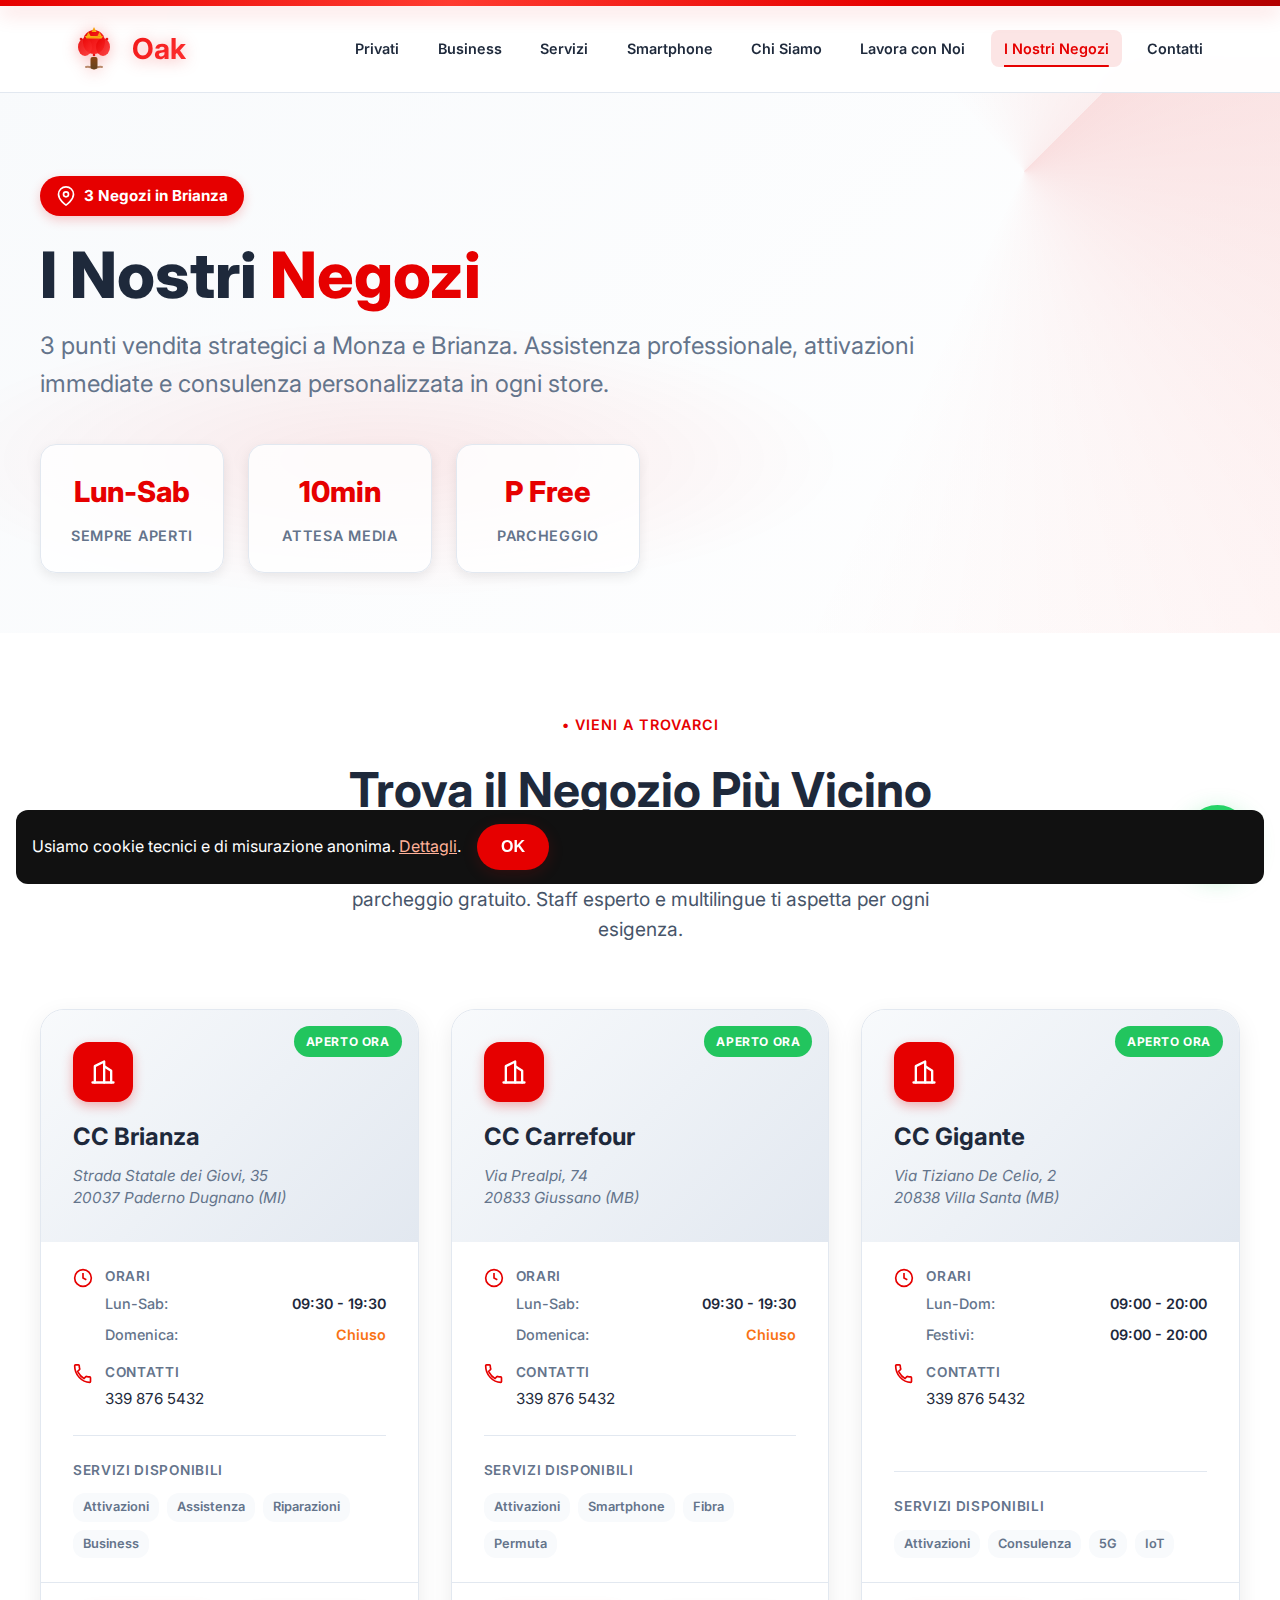
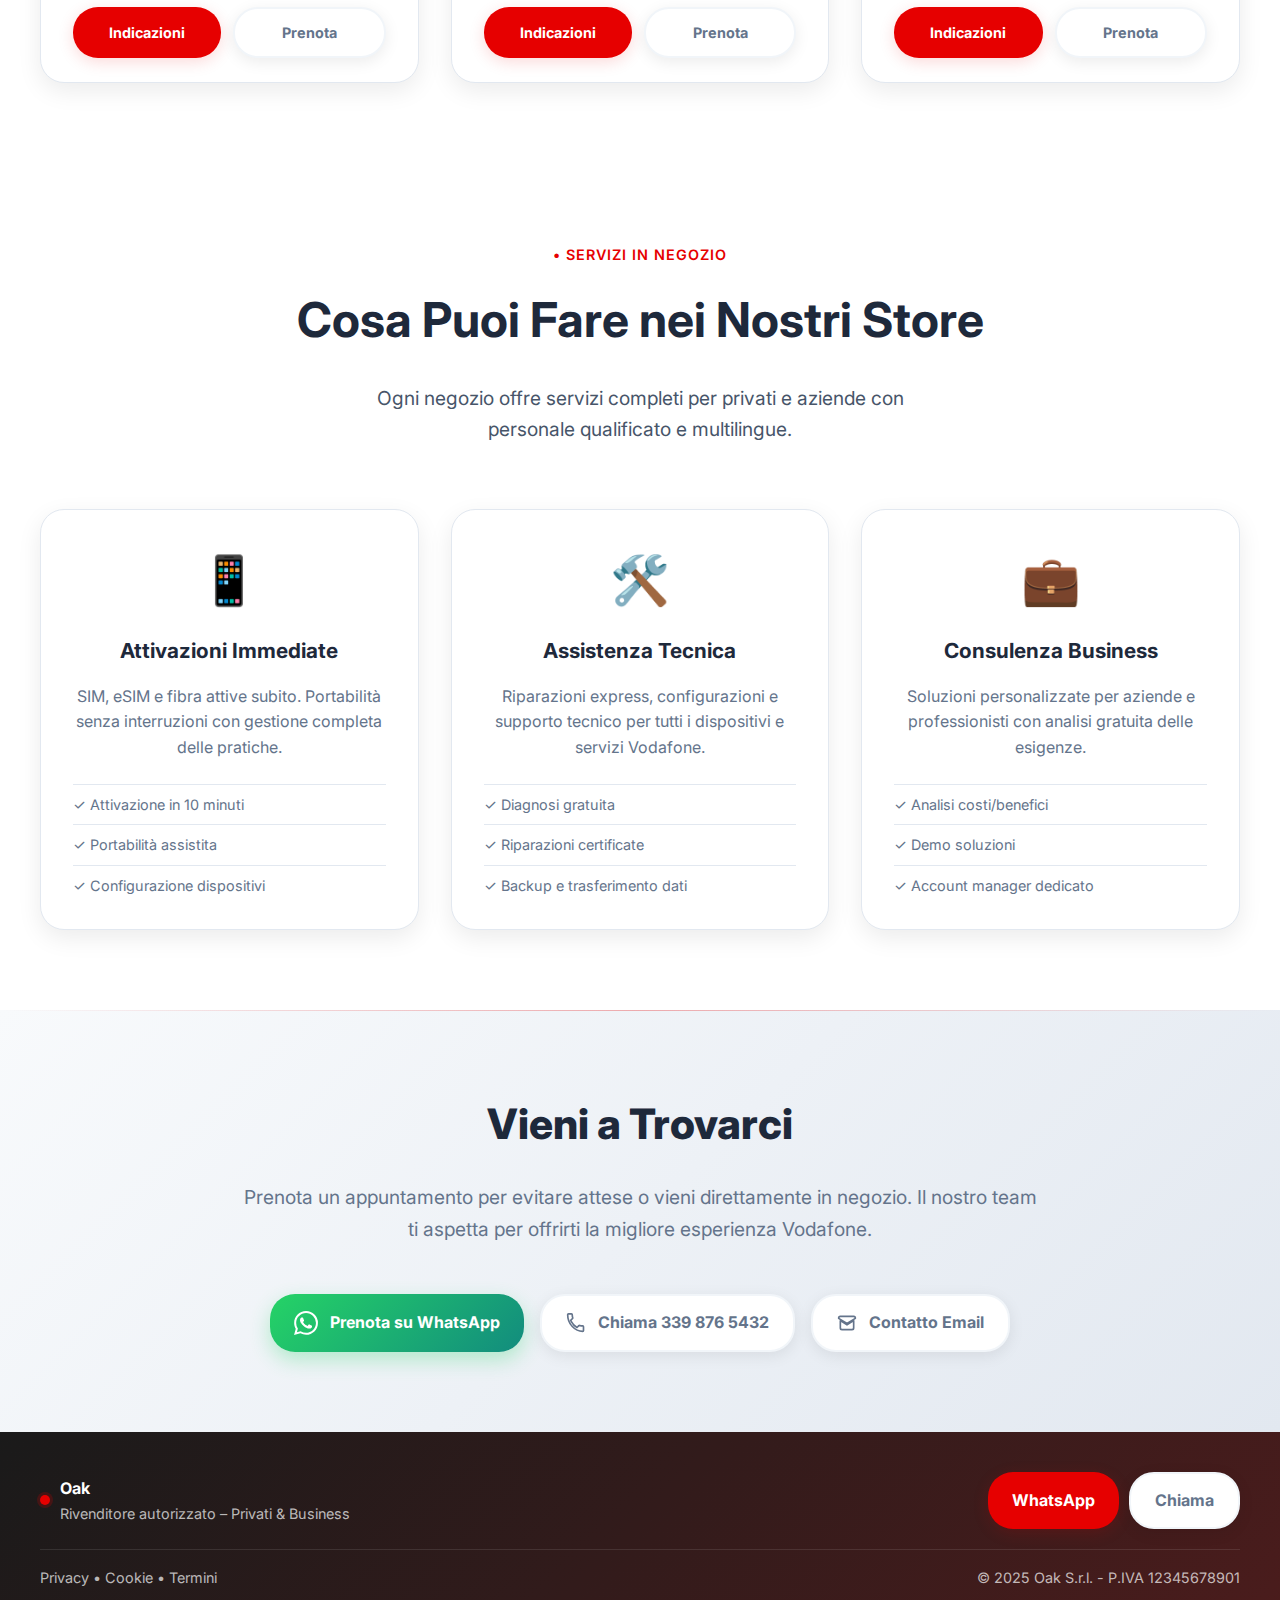
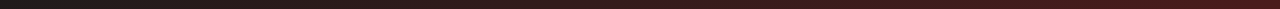
<file: negozi.html>
<!DOCTYPE html>
<html lang="it">
<head>
  <meta charset="UTF-8">
  <meta name="viewport" content="width=device-width, initial-scale=1">
  <title>I Nostri Negozi Vodafone Monza | Oak</title>
  <meta name="description" content="3 negozi Vodafone a Monza e Brianza: Paderno Dugnano, Giussano e Villa Santa. Orari, indicazioni stradali e servizi disponibili in ogni store.">
  <meta name="robots" content="index,follow,max-image-preview:large">
  <link rel="canonical" href="https://oak-tree.com/negozi.html">

  <!-- Open Graph / Twitter -->
  <meta property="og:site_name" content="Oak">
  <meta property="og:type" content="website">
  <meta property="og:title" content="I Nostri Negozi - Oak">
  <meta property="og:description" content="Trova il negozio Vodafone più vicino a Monza e Brianza. Assistenza, attivazioni e consulenza personalizzata.">
  <meta property="og:url" content="https://oak-tree.com/negozi.html">
  <meta property="og:image" content="https://via.placeholder.com/1200x630/e60000/ffffff?text=Negozi+Vodafone">
  <meta name="twitter:card" content="summary_large_image">

  <!-- Icons / PWA basics -->
  <link rel="icon" type="image/x-icon" href="[data-uri]">
  <meta name="theme-color" content="#e60000">

  <!-- Fonts: preconnect + swap -->
  <link rel="preconnect" href="https://fonts.googleapis.com" crossorigin>
  <link rel="preconnect" href="https://fonts.gstatic.com" crossorigin>
  <link rel="stylesheet" href="https://fonts.googleapis.com/css2?family=Inter:wght@300;400;600;700;800&display=swap">

  <style>
    /* Root variables - Vodafone Brand */
    :root{
      --vodafone-red:#e60000;
      --vodafone-dark:#4a4a4a;
      --vodafone-light:#f4f4f4;
      --vodafone-dark-red:#cc0000;
      --vodafone-white:#ffffff;
      --vodafone-black:#000000;
      --silver-gray:#f8fafc;
      --dark-gray:#1e293b;
      --medium-gray:#64748b;
      --light-gray:#e2e8f0;
      --card-radius:20px;
      --card-bd:#e2e8f0;
      --ink:#1e293b;
      --muted:#64748b;
      --ring:#ffe0e0;
      --brand:#e60000;
      --brand-dark:#b30000;
      --success-green:#22c55e;
      --warning-orange:#f97316;
    }

    /* Reset */
    * {
      margin: 0;
      padding: 0;
      box-sizing: border-box;
    }

    /* Evita qualsiasi scroll orizzontale fantasma */
    html, body { 
      overflow-x: hidden; 
    }

    body {
      font-family: 'Inter', -apple-system, BlinkMacSystemFont, sans-serif;
      line-height: 1.6;
      color: var(--vodafone-dark);
      background: var(--vodafone-white);
    }

    /* Breadcrumb */
    .breadcrumb {
      background: var(--silver-gray);
      padding: 1rem 0;
      border-bottom: 1px solid var(--light-gray);
    }

    .breadcrumb-container {
      max-width: 1200px;
      margin-inline: auto;
      padding: 0 24px;
    }

    .breadcrumb-nav {
      display: flex;
      align-items: center;
      gap: 0.5rem;
      font-size: 0.9rem;
      color: var(--muted);
    }

    .breadcrumb-nav a {
      color: var(--brand);
      text-decoration: none;
      transition: color 0.3s ease;
    }

    .breadcrumb-nav a:hover {
      color: var(--brand-dark);
    }

    .breadcrumb-separator {
      color: var(--muted);
      font-weight: 400;
    }

    /* Badge Ufficiale Vodafone */
    .badge-ufficiale {
      background: var(--vodafone-red);
      color: white;
      padding: 8px 16px;
      border-radius: 20px;
      display: inline-flex;
      align-items: center;
      gap: 8px;
      font-weight: 700;
      font-size: 0.95rem;
      margin-bottom: 1.5rem;
      box-shadow: 0 4px 12px rgba(230,0,0,.2);
    }
    
    .badge-ufficiale svg{
      width:20px;
      height:20px;
      color:white;
    }

    /* Store Card */
    .store-card {
      background: white;
      border-radius: 24px;
      overflow: hidden;
      box-shadow: 0 8px 24px rgba(0,0,0,.08);
      transition: all 0.3s ease;
      position: relative;
      border: 1px solid var(--light-gray);
      display: flex;
      flex-direction: column;
      height: 100%;
    }

    .store-card:hover {
      transform: translateY(-5px);
      box-shadow: 0 16px 40px rgba(230,0,0,.15);
      border-color: rgba(230,0,0,.2);
    }

    .store-header {
      background: linear-gradient(135deg, #f8fafc 0%, #e2e8f0 100%);
      padding: 2rem;
      position: relative;
    }

    .store-badge {
      position: absolute;
      top: 1rem;
      right: 1rem;
      background: var(--success-green);
      color: white;
      padding: 6px 12px;
      border-radius: 20px;
      font-size: 0.75rem;
      font-weight: 700;
      letter-spacing: 0.05em;
      text-transform: uppercase;
    }

    .store-badge.closed {
      background: var(--warning-orange);
    }

    .store-icon {
      width: 60px;
      height: 60px;
      background: var(--brand);
      border-radius: 16px;
      display: flex;
      align-items: center;
      justify-content: center;
      margin-bottom: 1rem;
      box-shadow: 0 4px 12px rgba(230,0,0,.3);
    }

    .store-icon svg {
      width: 28px;
      height: 28px;
      stroke: white;
      fill: none;
      stroke-width: 2;
      stroke-linecap: round;
      stroke-linejoin: round;
    }

    .store-name {
      font-size: 1.5rem;
      font-weight: 700;
      color: var(--ink);
      margin-bottom: 0.5rem;
    }

    .store-address {
      color: var(--muted);
      font-size: 0.95rem;
      line-height: 1.5;
    }

    .store-body {
      padding: 1.5rem 2rem;
      flex-grow: 1;
      display: flex;
      flex-direction: column;
    }

    .store-info {
      display: grid;
      gap: 1rem;
      margin-bottom: 1.5rem;
    }

    .info-row {
      display: flex;
      align-items: flex-start;
      gap: 0.75rem;
    }

    .info-icon {
      width: 20px;
      height: 20px;
      color: var(--brand);
      flex-shrink: 0;
      margin-top: 2px;
    }

    .info-content {
      flex: 1;
    }

    .info-label {
      font-size: 0.85rem;
      color: var(--muted);
      text-transform: uppercase;
      letter-spacing: 0.05em;
      margin-bottom: 0.25rem;
      font-weight: 600;
    }

    .info-value {
      color: var(--ink);
      font-size: 0.95rem;
      line-height: 1.5;
    }

    .hours-grid {
      display: grid;
      grid-template-columns: auto 1fr;
      gap: 0.5rem 1rem;
      font-size: 0.9rem;
    }

    .hours-day {
      color: var(--muted);
      font-weight: 500;
    }

    .hours-time {
      color: var(--ink);
      font-weight: 600;
      text-align: right;
    }

    .hours-closed {
      color: var(--warning-orange);
    }

    .store-services {
      border-top: 1px solid var(--light-gray);
      padding-top: 1.5rem;
      margin-top: auto;
    }

    .services-title {
      font-size: 0.85rem;
      color: var(--muted);
      text-transform: uppercase;
      letter-spacing: 0.05em;
      margin-bottom: 0.75rem;
      font-weight: 600;
    }

    .service-tags {
      display: flex;
      flex-wrap: wrap;
      gap: 0.5rem;
    }

    .service-tag {
      background: var(--silver-gray);
      padding: 4px 10px;
      border-radius: 12px;
      font-size: 0.8rem;
      color: var(--muted);
      font-weight: 600;
    }

    .store-actions {
      border-top: 1px solid var(--light-gray);
      padding: 1.5rem 2rem;
      display: flex;
      gap: 0.75rem;
    }

    .store-actions .btn {
      flex: 1;
      justify-content: center;
      padding: 12px 16px;
      font-size: 0.9rem;
    }

    /* Map Section */
    .map-container {
      background: var(--silver-gray);
      padding: 2rem;
      border-radius: 20px;
      margin-bottom: 2rem;
      min-height: 400px;
      display: flex;
      align-items: center;
      justify-content: center;
      position: relative;
      overflow: hidden;
    }

    .map-placeholder {
      text-align: center;
      padding: 2rem;
    }

    .map-icon {
      width: 80px;
      height: 80px;
      background: var(--brand);
      border-radius: 50%;
      display: flex;
      align-items: center;
      justify-content: center;
      margin: 0 auto 1.5rem;
      box-shadow: 0 8px 24px rgba(230,0,0,.3);
    }

    .map-icon svg {
      width: 40px;
      height: 40px;
      stroke: white;
      fill: none;
      stroke-width: 2;
    }

    /* Buttons */
    .btn{
      border-radius:25px;
      padding:14px 24px;
      font-weight:700;
      text-decoration:none;
      display:inline-flex;
      align-items:center;
      gap:.75rem;
      transition:all 0.3s cubic-bezier(0.4, 0, 0.2, 1);
      position:relative;
      overflow:hidden;
      font-size: 1rem;
      cursor: pointer;
      border: none;
    }

    .btn-primary {
      background:#e60000;
      color:#fff;
      box-shadow:0 4px 16px rgba(230,0,0,.15);
    }
    
    .btn-primary:hover {
      background:#cc0000;
      transform:translateY(-2px);
      box-shadow:0 8px 25px rgba(230,0,0,.25);
    }

    .btn-ghost{
      background:#fff;
      border:2px solid #f1f5f9;
      color:#64748b;
      box-shadow:0 4px 16px rgba(0,0,0,.08);
    }

    .btn-ghost:hover{
      border-color:#e60000;
      color:#e60000;
      transform:translateY(-2px);
      box-shadow:0 8px 20px rgba(230,0,0,.15);
    }

    .btn-whatsapp {
      background: linear-gradient(135deg, #25d366, #128c7e);
      color: white;
      border: none;
      box-shadow: 0 8px 20px rgba(37,211,102,.3);
    }

    .btn-whatsapp:hover {
      background: linear-gradient(135deg, #128c7e, #25d366);
      box-shadow: 0 10px 25px rgba(37,211,102,.4);
      color: white;
    }

    /* Navigation */
    .brand-ribbon{
      position:fixed;
      inset:0 0 auto 0;
      height:6px;
      z-index:1200;
      background: linear-gradient(90deg,#e60000 0%, #ff3b30 35%, #e60000 70%, #b30000 100%);
      box-shadow:0 6px 20px rgba(230,0,0,.25);
    }
    
    .navbar{
      position:fixed;
      top:6px;
      width:100%;
      background:rgba(255,255,255,.95);
      backdrop-filter:blur(20px);
      z-index:1000;
      transition:all 0.3s cubic-bezier(0.4, 0, 0.2, 1);
      border-bottom:1px solid var(--card-bd);
    }
    
    .navbar.scrolled{
      background:rgba(255,255,255,.98);
      box-shadow:0 8px 24px rgba(0,0,0,.06);
    }

    .nav-container{
      max-width:1200px;
      margin-inline:auto;
      display:flex;
      justify-content:space-between;
      align-items:center;
      padding:0.8rem 24px;
      gap:2rem;
    }

    .logo{
      font-size:1.8rem;
      font-weight:700;
      background:linear-gradient(135deg, #e60000, #ff3333);
      -webkit-background-clip:text;
      -webkit-text-fill-color:transparent;
      background-clip:text;
      text-decoration:none;
      display:flex;
      align-items:center;
      gap:0.5rem;
      filter:drop-shadow(0 2px 8px rgba(230,0,0,.3));
      transition:all 0.3s ease;
      flex-shrink:0;
    }

    .nav-menu{
      display:flex;
      list-style:none;
      gap:0.8rem;
      align-items:center;
      margin:0;
      padding:0;
      flex-wrap:wrap;
    }

    .nav-link{
      text-decoration:none;
      color:#1e293b;
      font-weight:600;
      position:relative;
      transition:all 0.3s ease;
      padding:0.6rem 0.8rem;
      border-radius:8px;
      font-size:0.9rem;
      white-space:nowrap;
      background-image: linear-gradient(#e60000,#e60000);
      background-repeat: no-repeat;
      background-size: 0% 2px;
      background-position: 50% 100%;
    }

    .nav-link:hover{
      color:#e60000;
      transform:translateY(-1px);
      background-size: 80% 2px;
      background-color:rgba(230,0,0,0.05);
    }

    .nav-link.active {
      color:#e60000;
      background-size: 80% 2px;
      background-color:rgba(230,0,0,0.1);
    }

    /* Mobile menu */
    .mobile-menu-btn{
      display:none;
      flex-direction:column;
      cursor:pointer;
      padding:0.5rem;
      z-index:1001;
    }

    .hamburger-line{
      width:25px;
      height:3px;
      background:var(--vodafone-red);
      margin:3px 0;
      transition:all 0.3s ease;
      border-radius:3px;
    }

    .mobile-menu{
      display:none;
      position:fixed;
      top:80px;
      left:0;
      right:0;
      max-height:calc(100vh - 80px);
      background:rgba(255,255,255,.98);
      backdrop-filter:blur(20px);
      border-top:1px solid var(--card-bd);
      padding:2rem;
      z-index:999;
      overflow-y:auto;
      -webkit-overflow-scrolling:touch;
      box-shadow:0 8px 32px rgba(0,0,0,.15);
    }

    .mobile-menu.active{
      display:block;
    }

    .mobile-nav-links{
      display:flex;
      flex-direction:column;
      gap:0.75rem;
      max-width:400px;
      margin:0 auto;
    }

    .mobile-nav-links .nav-link{
      padding:1rem;
      font-size:1rem;
      margin-bottom:0;
      border-radius:12px;
      display:block;
      text-decoration:none;
      transition:all 0.3s ease;
      text-align:center;
      font-weight:600;
      border:1px solid var(--card-bd);
      background:#fff;
      color:#1e293b;
    }

    .mobile-nav-links .nav-link:hover{
      background:#fef2f2;
      border-color:#e60000;
      color:#e60000;
    }

    .mobile-nav-links .nav-link.active{
      background:#fef2f2;
      border-color:#e60000;
      color:#e60000;
    }

    /* Page Header */
    .page-header {
      background: linear-gradient(135deg, #f8fafc 0%, #ffffff 100%);
      padding: 120px 24px 60px;
      position: relative;
      overflow: hidden;
    }

    .page-header::before {
      content: "";
      position: absolute;
      inset: 0;
      background: 
        radial-gradient(60% 40% at 30% 70%, rgba(230,0,0,.08), transparent 60%),
        conic-gradient(from 45deg at 80% 20%, rgba(230,0,0,.12), transparent 45% 75%, rgba(230,0,0,.06));
      pointer-events: none;
    }

    .page-header-container {
      max-width: 1200px;
      margin-inline: auto;
      position: relative;
      z-index: 2;
    }

    .page-title {
      font-size: clamp(2.5rem, 6vw, 4rem);
      font-weight: 800;
      color: var(--ink);
      margin-bottom: 1rem;
      line-height: 1.1;
    }

    .page-subtitle {
      font-size: clamp(1.1rem, 2.5vw, 1.5rem);
      color: var(--muted);
      margin-bottom: 2rem;
      max-width: 60ch;
    }

    .page-stats {
      display: grid;
      grid-template-columns: repeat(auto-fit, minmax(150px, 1fr));
      gap: 1.5rem;
      margin-top: 2.5rem;
      max-width: 600px;
    }

    .stat-item {
      text-align: center;
      padding: 1.5rem 1rem;
      background: rgba(255,255,255,0.8);
      border: 1px solid var(--light-gray);
      border-radius: 16px;
      box-shadow: 0 4px 12px rgba(0,0,0,.08);
      transition: all 0.3s ease;
    }

    .stat-item:hover {
      transform: translateY(-2px);
      box-shadow: 0 8px 20px rgba(230,0,0,.12);
      border-color: rgba(230,0,0,.3);
    }

    .stat-number {
      display: block;
      font-size: 1.8rem;
      font-weight: 800;
      color: var(--brand);
      margin-bottom: 0.5rem;
    }

    .stat-label {
      font-size: 0.9rem;
      color: var(--muted);
      font-weight: 600;
      text-transform: uppercase;
      letter-spacing: 0.05em;
    }

    /* Section styles */
    .section {
      padding: 5rem 24px;
    }

    .section-container {
      max-width: 1200px;
      margin-inline: auto;
    }

    .section-header {
      text-align: center;
      margin-bottom: 4rem;
    }

    .section-tag {
      font-size: 0.9rem;
      font-weight: 600;
      color: var(--vodafone-red);
      text-transform: uppercase;
      letter-spacing: 1px;
      margin-bottom: 1rem;
    }

    .section-title {
      font-size: clamp(2rem, 5vw, 3rem);
      font-weight: 700;
      margin-bottom: 1.5rem;
      color: var(--ink);
    }

    .section-subtitle {
      font-size: 1.2rem;
      color: #475569;
      max-width: 600px;
      margin: 0 auto;
    }

    /* Grid generica */
    .grid{
      display:grid;
      gap:2rem;
      grid-template-columns: repeat(12, minmax(0,1fr));
      max-width:100%;
    }
    
    .grid-3 > *{
      grid-column: span 4;
      width:100%;
    }
    
    @media (max-width:1024px){
      .grid-3 > *{
        grid-column: span 6;
      }
    }
    
    @media (max-width:640px){
      .grid{
        gap:1.5rem;
      }
      .grid-3 > *{
        grid-column: span 12;
      }
    }

    /* CTA Section */
    .cta-section{
      background: linear-gradient(135deg, #f8fafc 0%, #e2e8f0 100%);
      padding:5rem 24px;
      position:relative;
      overflow:hidden;
    }

    .cta-section::before{
      content:"";
      position:absolute;
      inset:0 0 auto 0;
      height:1px;
      background:linear-gradient(90deg, transparent, rgba(230,0,0,.3), transparent);
    }

    .cta-container{
      max-width:800px;
      margin:0 auto;
      text-align:center;
    }

    .cta-title{
      font-size:clamp(28px,4vw,42px);
      font-weight:800;
      color:#1e293b;
      margin-bottom:1.5rem;
    }

    .cta-subtitle{
      font-size:1.2rem;
      color:#64748b;
      margin-bottom:3rem;
      line-height:1.7;
    }

    .cta-buttons{
      display:flex;
      flex-wrap:wrap;
      gap:1rem;
      justify-content:center;
    }

    /* WhatsApp Button */
    .whatsapp-btn{
      position:fixed;
      bottom:30px;
      right:30px;
      width:65px;
      height:65px;
      background:#25d366;
      border-radius:50%;
      display:flex;
      align-items:center;
      justify-content:center;
      color:white;
      text-decoration:none;
      font-size:1.8rem;
      box-shadow:0 8px 25px rgba(37,211,102,0.4);
      z-index:1000;
      transition:all 0.3s ease;
    }

    .whatsapp-btn:hover{
      transform:scale(1.15);
      box-shadow:0 15px 45px rgba(37,211,102,0.8);
      color: white;
    }

    /* Mobile optimizations */
    @media (max-width:768px){
      .nav-container{
        padding:0.8rem 16px;
        gap:1rem;
      }
      .logo{
        font-size:1.5rem;
      }

      .nav-menu{
        display:none;
      }
      .mobile-menu-btn{
        display:flex;
      }

      .page-header {
        padding: 100px 16px 40px;
      }

      .page-stats {
        grid-template-columns: repeat(3, 1fr);
        gap: 1rem;
      }

      .stat-item {
        padding: 1.2rem 0.8rem;
      }

      .stat-number {
        font-size: 1.4rem;
      }

      .section {
        padding: 3rem 16px;
      }

      .store-card {
        max-width: 100%;
      }

      .store-actions {
        flex-direction: column;
      }

      .whatsapp-btn{
        width:60px;
        height:60px;
        font-size:1.6rem;
        bottom:20px;
        right:20px;
      }

      .mobile-menu-btn.active .hamburger-line:nth-child(1){
        transform:rotate(-45deg) translate(-5px,6px);
      }
      .mobile-menu-btn.active .hamburger-line:nth-child(2){
        opacity:0;
      }
      .mobile-menu-btn.active .hamburger-line:nth-child(3){
        transform:rotate(45deg) translate(-5px,-6px);
      }

      .cta-buttons{
        flex-direction:column;
        align-items:stretch;
        gap:1.5rem;
      }
    }

    @media (max-width:480px){
      .page-stats{
        grid-template-columns:repeat(3,1fr);
        gap:0.5rem;
      }
      
      .stat-item{
        padding:1rem 0.6rem;
      }
      
      .stat-number{
        font-size:1.2rem;
        font-weight:800;
      }
      
      .stat-label{
        font-size:0.7rem;
        line-height:1.2;
      }
    }

    /* Skip link accessibility */
    .skip-link:focus{
      position:absolute;
      left:12px;
      top:12px;
      background:#fff;
      border:2px solid #e60000;
      padding:8px 12px;
      border-radius:10px;
      z-index:2000;
      text-decoration:none;
      color:#e60000;
      font-weight:600;
    }

    /* Focus styles accessibili */
    :where(a,button,[tabindex]):focus-visible{
      outline:3px solid rgba(230,0,0,.55);
      outline-offset:3px;
      border-radius:12px;
    }

    /* Animations */
    @media (prefers-reduced-motion: no-preference){
      .whatsapp-btn{
        animation:whatsappPulse 3s ease-in-out infinite;
      }
    }
    
    @keyframes whatsappPulse{
      0%,100%{
        transform:scale(1);
        box-shadow:0 8px 25px rgba(37,211,102,0.4);
      }
      50%{
        transform:scale(1.05);
        box-shadow:0 12px 35px rgba(37,211,102,0.6);
      }
    }

    @keyframes fadeInUp {
      from {
        opacity: 0;
        transform: translateY(30px);
      }
      to {
        opacity: 1;
        transform: translateY(0);
      }
    }

    .animate-in {
      animation: fadeInUp 0.6s ease-out forwards;
    }
  </style>

  <!-- JSON-LD: LocalBusiness Schema -->
  <script type="application/ld+json">
  [{
    "@context": "https://schema.org",
    "@type": "Store",
    "name": "Oak Vodafone - Paderno Dugnano",
    "address": {
      "@type": "PostalAddress",
      "streetAddress": "Strada Statale dei Giovi, 35",
      "addressLocality": "Paderno Dugnano",
      "postalCode": "20037",
      "addressCountry": "IT"
    },
    "geo": {
      "@type": "GeoCoordinates",
      "latitude": 45.571,
      "longitude": 9.162
    },
    "telephone": "+393398765432",
    "openingHoursSpecification": [{
      "@type": "OpeningHoursSpecification",
      "dayOfWeek": ["Monday","Tuesday","Wednesday","Thursday","Friday","Saturday"],
      "opens": "09:30",
      "closes": "19:30"
    }]
  },
  {
    "@context": "https://schema.org",
    "@type": "Store",
    "name": "Oak Vodafone - Giussano",
    "address": {
      "@type": "PostalAddress",
      "streetAddress": "Via Prealpi, 74",
      "addressLocality": "Giussano",
      "postalCode": "20833",
      "addressCountry": "IT"
    },
    "telephone": "+393398765432",
    "openingHoursSpecification": [{
      "@type": "OpeningHoursSpecification",
      "dayOfWeek": ["Monday","Tuesday","Wednesday","Thursday","Friday","Saturday"],
      "opens": "09:30",
      "closes": "19:30"
    }]
  },
  {
    "@context": "https://schema.org",
    "@type": "Store",
    "name": "Oak Vodafone - Villa Santa",
    "address": {
      "@type": "PostalAddress",
      "streetAddress": "Via Tiziano De Celio, 2",
      "addressLocality": "Villa Santa",
      "postalCode": "20838",
      "addressCountry": "IT"
    },
    "telephone": "+393398765432",
    "openingHoursSpecification": [{
      "@type": "OpeningHoursSpecification",
      "dayOfWeek": ["Monday","Tuesday","Wednesday","Thursday","Friday","Saturday","Sunday"],
      "opens": "09:00",
      "closes": "20:00"
    }]
  }]
  </script>
</head>
<body>
    <!-- Skip link for accessibility -->
    <a href="#main-content" class="skip-link" style="position:absolute;left:-9999px;">Salta ai contenuti</a>
    
    <!-- Brand ribbon -->
    <div class="brand-ribbon"></div>

    <!-- Navigation -->
    <nav class="navbar" id="navbar">
        <div class="nav-container">
            <a href="index.html" class="logo" aria-label="Oak - Torna alla homepage">
  <svg width="60" height="60" viewBox="0 0 60 60" fill="none" xmlns="http://www.w3.org/2000/svg" aria-hidden="true">
    <!-- Definizioni Gradienti -->
    <defs>
      <linearGradient id="trunkGradient" x1="0%" y1="0%" x2="0%" y2="100%">
        <stop offset="0%" stop-color="#8b4513"/>
        <stop offset="100%" stop-color="#654321"/>
      </linearGradient>
      <linearGradient id="canopyGradient" x1="0%" y1="0%" x2="100%" y2="100%">
        <stop offset="0%" stop-color="#e60000"/>
        <stop offset="100%" stop-color="#ff3333"/>
      </linearGradient>
      <linearGradient id="crownGradient" x1="0%" y1="0%" x2="100%" y2="100%">
        <stop offset="0%" stop-color="#fbbf24"/>
        <stop offset="50%" stop-color="#f59e0b"/>
        <stop offset="100%" stop-color="#fbbf24"/>
      </linearGradient>
    </defs>
    
    <!-- Radici -->
    <path stroke="#8b4513" stroke-width="2" stroke-linecap="round" fill="none" opacity="0.6" 
          d="M30 50c-3-2-5-3-8-2 M30 50c3-2 5-3 8-2"/>
    
    <!-- Tronco -->
    <rect fill="url(#trunkGradient)" x="26.5" y="38" width="7" height="12" rx="2"/>
    
    <!-- Chioma centrale -->
    <ellipse fill="url(#canopyGradient)" cx="30" cy="23" rx="11" ry="12"/>
    
    <!-- Chiome laterali -->
    <ellipse fill="url(#canopyGradient)" cx="21" cy="28" rx="7" ry="9" opacity="0.9"/>
    <ellipse fill="url(#canopyGradient)" cx="39" cy="28" rx="7" ry="9" opacity="0.9"/>
    
    <!-- Corona Ferrea di Monza -->
    <path fill="url(#crownGradient)" d="M30 8l2.5 5h-5l2.5-5z"/>
    <path fill="url(#crownGradient)" d="M24.5 13l2 4h-4l2-4z"/>
    <path fill="url(#crownGradient)" d="M35.5 13l2 4h-4l2-4z"/>
    <path fill="url(#crownGradient)" d="M21 17h18l-1.5 2.5h-15L21 17z"/>
    
    <!-- Stelle di connessione -->
    <circle fill="#e60000" opacity="0.9" cx="17" cy="20" r="1.3"/>
    <circle fill="#e60000" opacity="0.9" cx="43" cy="20" r="1.3"/>
    <circle fill="#e60000" opacity="0.9" cx="30" cy="36" r="1.3"/>
  </svg>
  
  <div class="logo-text">
    <span class="brand">Oak</span>
  </div>
</a>
            
            <ul class="nav-menu" id="navMenu">
                <li><a href="privati.html" class="nav-link">Privati</a></li>
                <li><a href="business.html" class="nav-link">Business</a></li>
                <li><a href="servizi.html" class="nav-link">Servizi</a></li>
                <li><a href="smartphone.html" class="nav-link">Smartphone</a></li>
                <li><a href="chi-siamo.html" class="nav-link">Chi Siamo</a></li>
                <li><a href="lavora-con-noi.html" class="nav-link">Lavora con Noi</a></li>
                <li><a href="negozi.html" class="nav-link active">I Nostri Negozi</a></li>
                <li><a href="contatti.html" class="nav-link">Contatti</a></li>
            </ul>
            
            <div class="mobile-menu-btn" id="mobileMenuBtn" aria-controls="mobileMenu" aria-expanded="false">
                <div class="hamburger-line"></div>
                <div class="hamburger-line"></div>
                <div class="hamburger-line"></div>
            </div>
        </div>
        
        <div class="mobile-menu" id="mobileMenu">
            <div class="mobile-nav-links">
                <a href="privati.html" class="nav-link">Privati & Famiglia</a>
                <a href="business.html" class="nav-link">Business & P.IVA</a>
                <a href="servizi.html" class="nav-link">Servizi & Assistenza</a>
                <a href="smartphone.html" class="nav-link">Smartphone</a>
                <a href="chi-siamo.html" class="nav-link">Chi Siamo</a>
                <a href="lavora-con-noi.html" class="nav-link">Lavora con Noi</a>
                <a href="negozi.html" class="nav-link active">I Nostri Negozi</a>
                <a href="contatti.html" class="nav-link">Contatti</a>
            </div>
        </div>
    </nav>

    <!-- Breadcrumb -->
    <div class="breadcrumb">
        <div class="breadcrumb-container">
            <nav class="breadcrumb-nav" aria-label="Breadcrumb">
                <a href="index.html">Home</a>
                <span class="breadcrumb-separator">›</span>
                <span>I Nostri Negozi</span>
            </nav>
        </div>
    </div>

    <!-- Page Header -->
    <header class="page-header">
        <div class="page-header-container">
            <div class="badge-ufficiale">
                <svg width="20" height="20" viewBox="0 0 24 24" fill="none" stroke="currentColor" stroke-width="2" stroke-linecap="round" stroke-linejoin="round">
                    <path d="M21 10c0 7-9 13-9 13s-9-6-9-13a9 9 0 0 1 18 0z"/>
                    <circle cx="12" cy="10" r="3"/>
                </svg>
                <span>3 Negozi in Brianza</span>
            </div>
            
            <h1 class="page-title">I Nostri <span style="color:#e60000">Negozi</span></h1>
            <p class="page-subtitle">
                3 punti vendita strategici a Monza e Brianza. Assistenza professionale, 
                attivazioni immediate e consulenza personalizzata in ogni store.
            </p>

            <div class="page-stats">
                <div class="stat-item">
                    <span class="stat-number">Lun-Sab</span>
                    <span class="stat-label">Sempre aperti</span>
                </div>
                <div class="stat-item">
                    <span class="stat-number">10min</span>
                    <span class="stat-label">Attesa media</span>
                </div>
                <div class="stat-item">
                    <span class="stat-number">P Free</span>
                    <span class="stat-label">Parcheggio</span>
                </div>
            </div>
        </div>
    </header>

    <!-- Main Content -->
    <main id="main-content">
        <!-- Stores Section -->
        <section class="section">
            <div class="section-container">
                <div class="section-header">
                    <div class="section-tag">• VIENI A TROVARCI</div>
                    <h2 class="section-title">Trova il Negozio Più Vicino</h2>
                    <p class="section-subtitle">
                        Tutti i nostri negozi sono facilmente raggiungibili con ampio parcheggio gratuito. 
                        Staff esperto e multilingue ti aspetta per ogni esigenza.
                    </p>
                </div>

                <div class="grid grid-3">
                    <!-- Paderno Dugnano Store -->
                    <article class="store-card" id="paderno-dugnano">
                        <div class="store-header">
                            <span class="store-badge" data-hours="09:30-19:30">APERTO ORA</span>
                            <div class="store-icon">
                                <svg viewBox="0 0 24 24">
                                    <path d="M3 21h18"/>
                                    <path d="M5 21V7l8-4v18"/>
                                    <path d="M19 21V11l-6-4"/>
                                </svg>
                            </div>
                            <h3 class="store-name">CC Brianza</h3>
                            <address class="store-address">
                                Strada Statale dei Giovi, 35<br>
                                20037 Paderno Dugnano (MI)
                            </address>
                        </div>
                        
                        <div class="store-body">
                            <div class="store-info">
                                <div class="info-row">
                                    <svg class="info-icon" viewBox="0 0 24 24" fill="none" stroke="currentColor" stroke-width="2">
                                        <circle cx="12" cy="12" r="10"/>
                                        <polyline points="12,6 12,12 16,14"/>
                                    </svg>
                                    <div class="info-content">
                                        <div class="info-label">Orari</div>
                                        <div class="hours-grid">
                                            <span class="hours-day">Lun-Sab:</span>
                                            <span class="hours-time">09:30 - 19:30</span>
                                            <span class="hours-day">Domenica:</span>
                                            <span class="hours-time hours-closed">Chiuso</span>
                                        </div>
                                    </div>
                                </div>
                                
                                <div class="info-row">
                                    <svg class="info-icon" viewBox="0 0 24 24" fill="none" stroke="currentColor" stroke-width="2">
                                        <path d="M6.62 10.79a15.053 15.053 0 0 0 6.59 6.59l2.2-2.2a1 1 0 0 1 1.01-.24c1.11.37 2.31.57 3.58.57a1 1 0 0 1 1 1V21a1 1 0 0 1-1 1C10.85 22 2 13.15 2 2a1 1 0 0 1 1-1h3.5a1 1 0 0 1 1 1c0 1.27.2 2.47.57 3.58a1 1 0 0 1-.24 1.01l-2.2 2.2z"/>
                                    </svg>
                                    <div class="info-content">
                                        <div class="info-label">Contatti</div>
                                        <div class="info-value">
                                            <a href="tel:+393398765432" style="color: inherit; text-decoration: none;">339 876 5432</a>
                                        </div>
                                    </div>
                                </div>
                            </div>
                            
                            <div class="store-services">
                                <div class="services-title">Servizi disponibili</div>
                                <div class="service-tags">
                                    <span class="service-tag">Attivazioni</span>
                                    <span class="service-tag">Assistenza</span>
                                    <span class="service-tag">Riparazioni</span>
                                    <span class="service-tag">Business</span>
                                </div>
                            </div>
                        </div>
                        
                        <div class="store-actions">
                            <a href="https://maps.app.goo.gl/RH7tPJXieSawBuRG9" target="_blank" class="btn btn-primary">Indicazioni</a>
                            <a href="https://wa.me/393398765432?text=Ciao!%20Vorrei%20prenotare%20un%20appuntamento%20presso%20il%20negozio%20di%20Paderno%20Dugnano." class="btn btn-ghost">Prenota</a>
                        </div>
                    </article>

                    <!-- Giussano Store -->
                    <article class="store-card" id="giussano">
                        <div class="store-header">
                            <span class="store-badge" data-hours="09:30-19:30">APERTO ORA</span>
                            <div class="store-icon">
                                <svg viewBox="0 0 24 24">
                                    <path d="M3 21h18"/>
                                    <path d="M5 21V7l8-4v18"/>
                                    <path d="M19 21V11l-6-4"/>
                                </svg>
                            </div>
                            <h3 class="store-name">CC Carrefour</h3>
                            <address class="store-address">
                                Via Prealpi, 74<br>
                                20833 Giussano (MB)
                            </address>
                        </div>
                        
                        <div class="store-body">
                            <div class="store-info">
                                <div class="info-row">
                                    <svg class="info-icon" viewBox="0 0 24 24" fill="none" stroke="currentColor" stroke-width="2">
                                        <circle cx="12" cy="12" r="10"/>
                                        <polyline points="12,6 12,12 16,14"/>
                                    </svg>
                                    <div class="info-content">
                                        <div class="info-label">Orari</div>
                                        <div class="hours-grid">
                                            <span class="hours-day">Lun-Sab:</span>
                                            <span class="hours-time">09:30 - 19:30</span>
                                            <span class="hours-day">Domenica:</span>
                                            <span class="hours-time hours-closed">Chiuso</span>
                                        </div>
                                    </div>
                                </div>
                                
                                <div class="info-row">
                                    <svg class="info-icon" viewBox="0 0 24 24" fill="none" stroke="currentColor" stroke-width="2">
                                        <path d="M6.62 10.79a15.053 15.053 0 0 0 6.59 6.59l2.2-2.2a1 1 0 0 1 1.01-.24c1.11.37 2.31.57 3.58.57a1 1 0 0 1 1 1V21a1 1 0 0 1-1 1C10.85 22 2 13.15 2 2a1 1 0 0 1 1-1h3.5a1 1 0 0 1 1 1c0 1.27.2 2.47.57 3.58a1 1 0 0 1-.24 1.01l-2.2 2.2z"/>
                                    </svg>
                                    <div class="info-content">
                                        <div class="info-label">Contatti</div>
                                        <div class="info-value">
                                            <a href="tel:+393398765432" style="color: inherit; text-decoration: none;">339 876 5432</a>
                                        </div>
                                    </div>
                                </div>
                            </div>
                            
                            <div class="store-services">
                                <div class="services-title">Servizi disponibili</div>
                                <div class="service-tags">
                                    <span class="service-tag">Attivazioni</span>
                                    <span class="service-tag">Smartphone</span>
                                    <span class="service-tag">Fibra</span>
                                    <span class="service-tag">Permuta</span>
                                </div>
                            </div>
                        </div>
                        
                        <div class="store-actions">
                            <a href="https://maps.app.goo.gl/LGzakCTDBFgUNawJ7" target="_blank" class="btn btn-primary">Indicazioni</a>
                            <a href="https://wa.me/393398765432?text=Ciao!%20Vorrei%20prenotare%20un%20appuntamento%20presso%20il%20negozio%20di%20Giussano." class="btn btn-ghost">Prenota</a>
                        </div>
                    </article>

                    <!-- Villa Santa Store -->
                    <article class="store-card" id="villa-santa">
                        <div class="store-header">
                            <span class="store-badge" data-hours="09:00-20:00">APERTO ORA</span>
                            <div class="store-icon">
                                <svg viewBox="0 0 24 24">
                                    <path d="M3 21h18"/>
                                    <path d="M5 21V7l8-4v18"/>
                                    <path d="M19 21V11l-6-4"/>
                                </svg>
                            </div>
                            <h3 class="store-name">CC Gigante</h3>
                            <address class="store-address">
                                Via Tiziano De Celio, 2<br>
                                20838 Villa Santa (MB)
                            </address>
                        </div>
                        
                        <div class="store-body">
                            <div class="store-info">
                                <div class="info-row">
                                    <svg class="info-icon" viewBox="0 0 24 24" fill="none" stroke="currentColor" stroke-width="2">
                                        <circle cx="12" cy="12" r="10"/>
                                        <polyline points="12,6 12,12 16,14"/>
                                    </svg>
                                    <div class="info-content">
                                        <div class="info-label">Orari</div>
                                        <div class="hours-grid">
                                            <span class="hours-day">Lun-Dom:</span>
                                            <span class="hours-time">09:00 - 20:00</span>
                                            <span class="hours-day">Festivi:</span>
                                            <span class="hours-time">09:00 - 20:00</span>
                                        </div>
                                    </div>
                                </div>
                                
                                <div class="info-row">
                                    <svg class="info-icon" viewBox="0 0 24 24" fill="none" stroke="currentColor" stroke-width="2">
                                        <path d="M6.62 10.79a15.053 15.053 0 0 0 6.59 6.59l2.2-2.2a1 1 0 0 1 1.01-.24c1.11.37 2.31.57 3.58.57a1 1 0 0 1 1 1V21a1 1 0 0 1-1 1C10.85 22 2 13.15 2 2a1 1 0 0 1 1-1h3.5a1 1 0 0 1 1 1c0 1.27.2 2.47.57 3.58a1 1 0 0 1-.24 1.01l-2.2 2.2z"/>
                                    </svg>
                                    <div class="info-content">
                                        <div class="info-label">Contatti</div>
                                        <div class="info-value">
                                            <a href="tel:+393398765432" style="color: inherit; text-decoration: none;">339 876 5432</a>
                                        </div>
                                    </div>
                                </div>
                            </div>
                            
                            <div class="store-services">
                                <div class="services-title">Servizi disponibili</div>
                                <div class="service-tags">
                                    <span class="service-tag">Attivazioni</span>
                                    <span class="service-tag">Consulenza</span>
                                    <span class="service-tag">5G</span>
                                    <span class="service-tag">IoT</span>
                                </div>
                            </div>
                        </div>
                        
                        <div class="store-actions">
                            <a href="https://maps.app.goo.gl/SnyQxuRFeYLs1su29" target="_blank" class="btn btn-primary">Indicazioni</a>
                            <a href="https://wa.me/393398765432?text=Ciao!%20Vorrei%20prenotare%20un%20appuntamento%20presso%20il%20negozio%20di%20Villa%20Santa." class="btn btn-ghost">Prenota</a>
                        </div>
                    </article>
                </div>
            </div>
        </section>


        <!-- Services Available Section -->
        <section class="section">
            <div class="section-container">
                <div class="section-header">
                    <div class="section-tag">• SERVIZI IN NEGOZIO</div>
                    <h2 class="section-title">Cosa Puoi Fare nei Nostri Store</h2>
                    <p class="section-subtitle">
                        Ogni negozio offre servizi completi per privati e aziende 
                        con personale qualificato e multilingue.
                    </p>
                </div>

                <div class="grid grid-3">
                    <div class="store-card">
                        <div class="store-body" style="padding-top: 2rem;">
                            <div style="font-size: 3rem; text-align: center; margin-bottom: 1rem;">📱</div>
                            <h3 style="font-size: 1.3rem; font-weight: 700; color: var(--ink); text-align: center; margin-bottom: 1rem;">Attivazioni Immediate</h3>
                            <p style="color: var(--muted); text-align: center; margin-bottom: 1.5rem;">
                                SIM, eSIM e fibra attive subito. Portabilità senza interruzioni con gestione completa delle pratiche.
                            </p>
                            <ul style="list-style: none; padding: 0; color: var(--muted); font-size: 0.9rem;">
                                <li style="padding: 0.5rem 0; border-top: 1px solid var(--light-gray);">✓ Attivazione in 10 minuti</li>
                                <li style="padding: 0.5rem 0; border-top: 1px solid var(--light-gray);">✓ Portabilità assistita</li>
                                <li style="padding: 0.5rem 0; border-top: 1px solid var(--light-gray);">✓ Configurazione dispositivi</li>
                            </ul>
                        </div>
                    </div>

                    <div class="store-card">
                        <div class="store-body" style="padding-top: 2rem;">
                            <div style="font-size: 3rem; text-align: center; margin-bottom: 1rem;">🛠️</div>
                            <h3 style="font-size: 1.3rem; font-weight: 700; color: var(--ink); text-align: center; margin-bottom: 1rem;">Assistenza Tecnica</h3>
                            <p style="color: var(--muted); text-align: center; margin-bottom: 1.5rem;">
                                Riparazioni express, configurazioni e supporto tecnico per tutti i dispositivi e servizi Vodafone.
                            </p>
                            <ul style="list-style: none; padding: 0; color: var(--muted); font-size: 0.9rem;">
                                <li style="padding: 0.5rem 0; border-top: 1px solid var(--light-gray);">✓ Diagnosi gratuita</li>
                                <li style="padding: 0.5rem 0; border-top: 1px solid var(--light-gray);">✓ Riparazioni certificate</li>
                                <li style="padding: 0.5rem 0; border-top: 1px solid var(--light-gray);">✓ Backup e trasferimento dati</li>
                            </ul>
                        </div>
                    </div>

                    <div class="store-card">
                        <div class="store-body" style="padding-top: 2rem;">
                            <div style="font-size: 3rem; text-align: center; margin-bottom: 1rem;">💼</div>
                            <h3 style="font-size: 1.3rem; font-weight: 700; color: var(--ink); text-align: center; margin-bottom: 1rem;">Consulenza Business</h3>
                            <p style="color: var(--muted); text-align: center; margin-bottom: 1.5rem;">
                                Soluzioni personalizzate per aziende e professionisti con analisi gratuita delle esigenze.
                            </p>
                            <ul style="list-style: none; padding: 0; color: var(--muted); font-size: 0.9rem;">
                                <li style="padding: 0.5rem 0; border-top: 1px solid var(--light-gray);">✓ Analisi costi/benefici</li>
                                <li style="padding: 0.5rem 0; border-top: 1px solid var(--light-gray);">✓ Demo soluzioni</li>
                                <li style="padding: 0.5rem 0; border-top: 1px solid var(--light-gray);">✓ Account manager dedicato</li>
                            </ul>
                        </div>
                    </div>
                </div>
            </div>
        </section>

        <!-- CTA Section -->
        <section class="cta-section">
            <div class="cta-container">
                <h2 class="cta-title">Vieni a Trovarci</h2>
                <p class="cta-subtitle">
                    Prenota un appuntamento per evitare attese o vieni direttamente in negozio. 
                    Il nostro team ti aspetta per offrirti la migliore esperienza Vodafone.
                </p>
                <div class="cta-buttons">
                    <a href="https://wa.me/393398765432?text=Ciao!%20Vorrei%20prenotare%20un%20appuntamento%20in%20negozio." class="btn btn-whatsapp">
                        <svg xmlns="http://www.w3.org/2000/svg" width="24" height="24" viewBox="0 0 24 24" fill="currentColor">
                            <path d="M17.472 14.382c-.297-.149-1.758-.867-2.03-.967-.273-.099-.471-.149-.67.149-.197.297-.767.966-.94 1.164-.173.199-.347.223-.644.074-.297-.149-1.255-.462-2.39-1.475-.883-.788-1.48-1.761-1.653-2.059-.173-.297-.018-.458.13-.606.134-.133.297-.347.446-.521.151-.172.2-.296.3-.495.099-.198.05-.372-.025-.521-.075-.148-.669-1.611-.916-2.206-.242-.579-.487-.501-.669-.51l-.57-.01c-.198 0-.52.074-.792.372s-1.04 1.016-1.04 2.479 1.065 2.876 1.213 3.074c.149.198 2.095 3.2 5.076 4.487.709.306 1.263.489 1.694.626.712.226 1.36.194 1.872.118.571-.085 1.758-.719 2.006-1.413.248-.695.248-1.29.173-1.414-.074-.123-.272-.198-.57-.347m-5.421 7.403h-.004a9.87 9.87 0 01-5.031-1.378l-.361-.214-3.741.982.998-3.648-.235-.374a9.86 9.86 0 01-1.51-5.26c.001-5.45 4.436-9.884 9.888-9.884 2.64 0 5.122 1.03 6.988 2.898a9.825 9.825 0 012.893 6.994c-.003 5.45-4.437 9.884-9.885 9.884m8.413-18.297A11.815 11.815 0 0012.05 0C5.495 0 .16 5.335.157 11.892c0 2.096.547 4.142 1.588 5.945L.057 24l6.305-1.654a11.882 11.882 0 005.683 1.448h.005c6.554 0 11.89-5.335 11.893-11.893a11.821 11.821 0 00-3.48-8.413Z"/>
                        </svg>
                        Prenota su WhatsApp
                    </a>
                    <a href="tel:+393398765432" class="btn btn-ghost">
                        <svg width="20" height="20" viewBox="0 0 24 24" fill="none" stroke="currentColor" stroke-width="2" stroke-linecap="round" stroke-linejoin="round">
                            <path d="M6.62 10.79a15.053 15.053 0 0 0 6.59 6.59l2.2-2.2a1 1 0 0 1 1.01-.24c1.11.37 2.31.57 3.58.57a1 1 0 0 1 1 1V21a1 1 0 0 1-1 1C10.85 22 2 13.15 2 2a1 1 0 0 1 1-1h3.5a1 1 0 0 1 1 1c0 1.27.2 2.47.57 3.58a1 1 0 0 1-.24 1.01l-2.2 2.2z"/>
                        </svg>
                        Chiama 339 876 5432
                    </a>
                    <a href="contatti.html" class="btn btn-ghost">
                        <svg width="20" height="20" viewBox="0 0 24 24" fill="none" stroke="currentColor" stroke-width="2" stroke-linecap="round" stroke-linejoin="round">
                            <path d="M20 4H4a2 2 0 0 0-2 2v.4l10 6.25L22 6.4V6a2 2 0 0 0-2-2zm0 5.2-8 5-8-5V18a2 2 0 0 0 2 2h12a2 2 0 0 0 2-2V9.2z"/>
                        </svg>
                        Contatto Email
                    </a>
                </div>
            </div>
        </section>
    </main>

    <!-- Footer minimale: head + bottom -->
    <style>
      .site-footer{background:linear-gradient(135deg,#1a1a1a,#4a1c1c);color:#fff;padding:40px 24px 20px}
      .footer-inner{max-width:1200px;margin:0 auto}
      .footer-head{display:flex;gap:16px;align-items:center;justify-content:space-between;flex-wrap:wrap;padding-bottom:20px;border-bottom:1px solid rgba(255,255,255,.1)}
      .brand-lockup{display:flex;gap:10px;align-items:center}
      .brand-dot{width:10px;height:10px;border-radius:50%;background:#e60000;box-shadow:0 0 0 3px rgba(230,0,0,.2)}
      .brand-title{font-weight:700}
      .brand-sub{color:rgba(255,255,255,.7);font-size:.9rem}
      .footer-cta{display:flex;gap:10px;flex-wrap:wrap}
      .footer-bottom{padding-top:16px;display:flex;gap:12px;align-items:center;justify-content:space-between;flex-wrap:wrap;color:rgba(255,255,255,.7);font-size:.9rem}
      .legal a{color:rgba(255,255,255,.7);text-decoration:none}
      @media (max-width:768px){.footer-bottom{gap:8px}}
    </style>
    <footer class="site-footer" role="contentinfo">
      <div class="footer-inner">
        <div class="footer-head">
          <div class="brand-lockup">
            <span class="brand-dot" aria-hidden="true"></span>
            <div>
              <div class="brand-title">Oak</div>
              <div class="brand-sub">Rivenditore autorizzato – Privati & Business</div>
            </div>
          </div>
          <div class="footer-cta">
            <a class="btn btn-primary" href="https://wa.me/393398765432" target="_blank" rel="noopener noreferrer">WhatsApp</a>
            <a class="btn btn-ghost" href="tel:+393398765432">Chiama</a>
          </div>
        </div>
        <div class="footer-bottom">
          <div class="legal">
            <a href="privacy.html">Privacy</a> • <a href="cookie.html">Cookie</a> • <a href="termini.html">Termini</a>
          </div>
          <div>&copy; 2025 Oak S.r.l. - P.IVA 12345678901</div>
        </div>
      </div>
    </footer>

    <!-- WhatsApp Button -->
    <a href="https://wa.me/393398765432?text=Ciao!%20Vorrei%20informazioni%20sui%20vostri%20negozi." class="whatsapp-btn" aria-label="Contattaci su WhatsApp">
        <svg xmlns="http://www.w3.org/2000/svg" width="32" height="32" viewBox="0 0 24 24" fill="currentColor">
            <path d="M17.472 14.382c-.297-.149-1.758-.867-2.03-.967-.273-.099-.471-.149-.67.149-.197.297-.767.966-.94 1.164-.173.199-.347.223-.644.074-.297-.149-1.255-.462-2.39-1.475-.883-.788-1.48-1.761-1.653-2.059-.173-.297-.018-.458.13-.606.134-.133.297-.347.446-.521.151-.172.2-.296.3-.495.099-.198.05-.372-.025-.521-.075-.148-.669-1.611-.916-2.206-.242-.579-.487-.501-.669-.51l-.57-.01c-.198 0-.52.074-.792.372s-1.04 1.016-1.04 2.479 1.065 2.876 1.213 3.074c.149.198 2.095 3.2 5.076 4.487.709.306 1.263.489 1.694.626.712.226 1.36.194 1.872.118.571-.085 1.758-.719 2.006-1.413.248-.695.248-1.29.173-1.414-.074-.123-.272-.198-.57-.347m-5.421 7.403h-.004a9.87 9.87 0 01-5.031-1.378l-.361-.214-3.741.982.998-3.648-.235-.374a9.86 9.86 0 01-1.51-5.26c.001-5.45 4.436-9.884 9.888-9.884 2.64 0 5.122 1.03 6.988 2.898a9.825 9.825 0 012.893 6.994c-.003 5.45-4.437 9.884-9.885 9.884m8.413-18.297A11.815 11.815 0 0012.05 0C5.495 0 .16 5.335.157 11.892c0 2.096.547 4.142 1.588 5.945L.057 24l6.305-1.654a11.882 11.882 0 005.683 1.448h.005c6.554 0 11.89-5.335 11.893-11.893a11.821 11.821 0 00-3.48-8.413Z"/>
        </svg>
    </a>

    <script>
        // JavaScript consolidato per la pagina Negozi
        const navbar = document.getElementById('navbar');
        const mobileMenuBtn = document.getElementById('mobileMenuBtn');
        const mobileMenu = document.getElementById('mobileMenu');
        
        // Navbar scroll
        window.addEventListener('scroll', function(){
            navbar.classList.toggle('scrolled', window.scrollY > 50);
        });
        
        // Mobile menu con scroll ottimizzato
        function toggleMenu(open){
            const isOpen = open !== undefined ? open : !mobileMenuBtn.classList.contains('active');
            mobileMenuBtn.classList.toggle('active', isOpen);
            mobileMenu.classList.toggle('active', isOpen);
            mobileMenuBtn.setAttribute('aria-expanded', isOpen);
            
            // Gestione scroll semplificata
            if(isOpen) {
                // Blocca solo il body scroll, permetti menu scroll
                document.body.style.overflow = 'hidden';
            } else {
                // Ripristina body scroll
                document.body.style.overflow = '';
            }
        }
        
        if(mobileMenuBtn) {
            mobileMenuBtn.addEventListener('click', function(){
                toggleMenu();
            });
        }
        
        if(mobileMenu) {
            mobileMenu.querySelectorAll('a').forEach(function(a){
                a.addEventListener('click', function(){
                    // Chiudi il menu solo per link interni
                    if(this.getAttribute('href').startsWith('#')){
                        toggleMenu(false);
                    }
                });
            });
        }
        
        // Store open/closed status
        (function(){
            const now = new Date();
            // Fuso orario Europa/Roma
            const fmt = new Intl.DateTimeFormat('it-IT', {
                timeZone:'Europe/Rome',
                hour:'2-digit',
                minute:'2-digit',
                hour12:false,
                weekday: 'long'
            });
            const timeParts = fmt.formatToParts(now);
            const hh = parseInt(timeParts.find(function(p){ return p.type === 'hour'; }).value);
            const mm = parseInt(timeParts.find(function(p){ return p.type === 'minute'; }).value);
            const weekday = timeParts.find(function(p){ return p.type === 'weekday'; }).value.toLowerCase();
            const cur = hh * 60 + mm;
            const isSunday = weekday === 'domenica';

            document.querySelectorAll('.store-badge[data-hours]').forEach(function(el){
                const range = el.dataset.hours.split('-');
                const openParts = range[0].split(':');
                const closeParts = range[1].split(':');
                const ah = parseInt(openParts[0]);
                const am = parseInt(openParts[1]);
                const bh = parseInt(closeParts[0]);
                const bm = parseInt(closeParts[1]);
                
                // Check if store is open
                let open = false;
                
                // Special case for Villa Santa (open every day)
                if(el.closest('#villa-santa')) {
                    open = (cur >= (ah * 60 + am) && cur <= (bh * 60 + bm));
                } else {
                    // Paderno and Giussano (closed on Sunday)
                    open = !isSunday && (cur >= (ah * 60 + am) && cur <= (bh * 60 + bm));
                }
                
                el.textContent = open ? 'APERTO ORA' : 'CHIUSO';
                el.classList.toggle('closed', !open);
            });
        })();
        
        // Smooth scroll solo per link interni (che iniziano con #)
        document.querySelectorAll('a[href^="#"]').forEach(function(anchor){
            anchor.addEventListener('click', function(e){
                e.preventDefault();
                const target = document.querySelector(this.getAttribute('href'));
                if(target) {
                    target.scrollIntoView({behavior:'smooth', block:'start'});
                }
            });
        });

        // Animazione statistiche in vista
        const observerOptions = {
            threshold: 0.1,
            rootMargin: '0px 0px -50px 0px'
        };

        const observer = new IntersectionObserver(function(entries) {
            entries.forEach(function(entry) {
                if (entry.isIntersecting) {
                    entry.target.style.animationDelay = Math.random() * 0.3 + 's';
                    entry.target.classList.add('animate-in');
                }
            });
        }, observerOptions);

        // Osserva tutti gli elementi card e stat-item
        document.querySelectorAll('.store-card, .stat-item').forEach(function(el) {
            observer.observe(el);
        });

        // Smooth scroll per tutti i link interni della pagina
        document.addEventListener('DOMContentLoaded', function() {
            // Evidenzia la pagina corrente nel menu
            const currentPage = window.location.pathname.split('/').pop();
            const navLinks = document.querySelectorAll('.nav-link');
            
            navLinks.forEach(function(link) {
                if (link.getAttribute('href') === currentPage) {
                    link.classList.add('active');
                }
            });
        });
    </script>

    <!-- Cookie Banner GDPR -->
    <div id="cookie" style="position:fixed;inset:auto 16px 16px 16px;background:#111;color:#fff;padding:14px 16px;border-radius:12px;display:none;z-index:9999">
        Usiamo cookie tecnici e di misurazione anonima. <a href="cookie.html" style="color:#ffb199">Dettagli</a>.
        <button id="okCookie" class="btn btn-primary" style="margin-left:12px">OK</button>
    </div>

    <script>
        // Cookie banner GDPR
        (function(){
            const k = "cookieConsent2025";
            if(!localStorage.getItem(k)){
                const b = document.getElementById('cookie');
                b.style.display = 'block';
                document.getElementById('okCookie').onclick = function(){
                    localStorage.setItem(k,"1");
                    b.remove();
                }
            }
        })();
    </script>
</body>
</html>
</file>
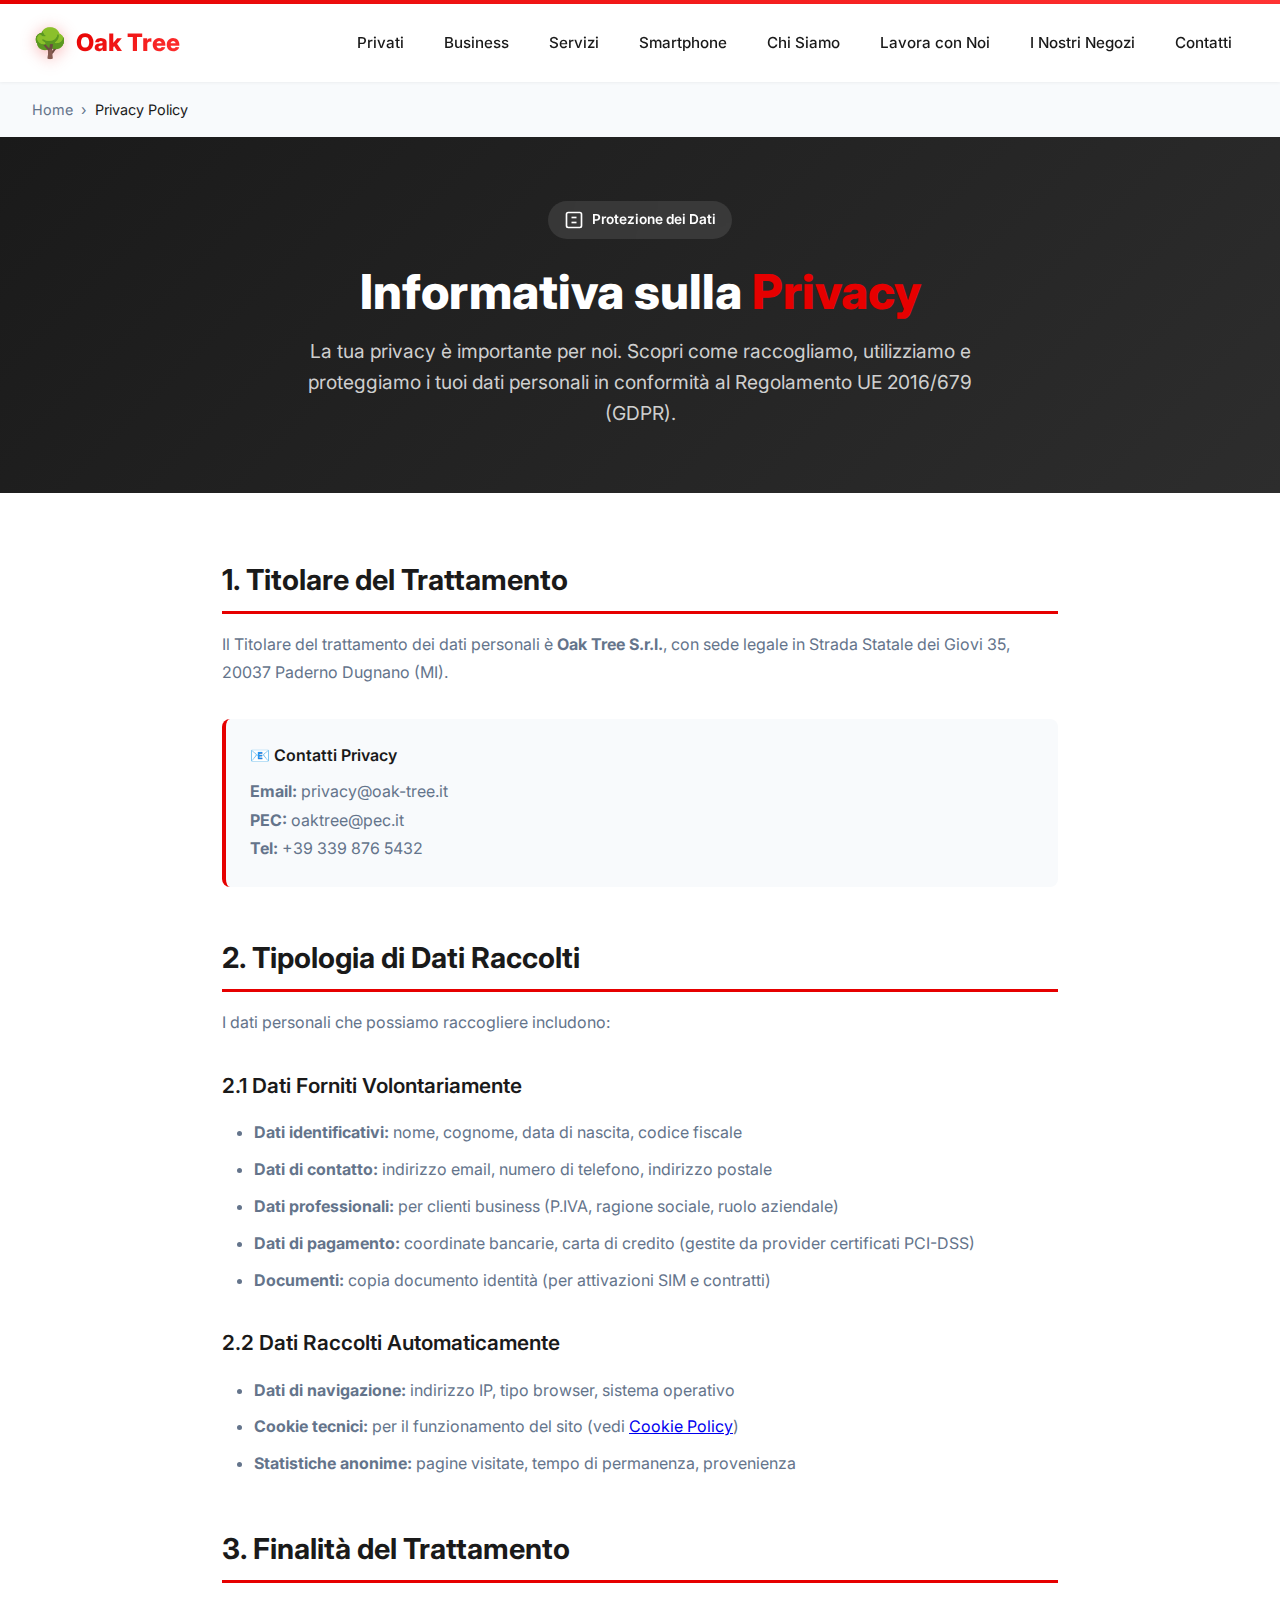
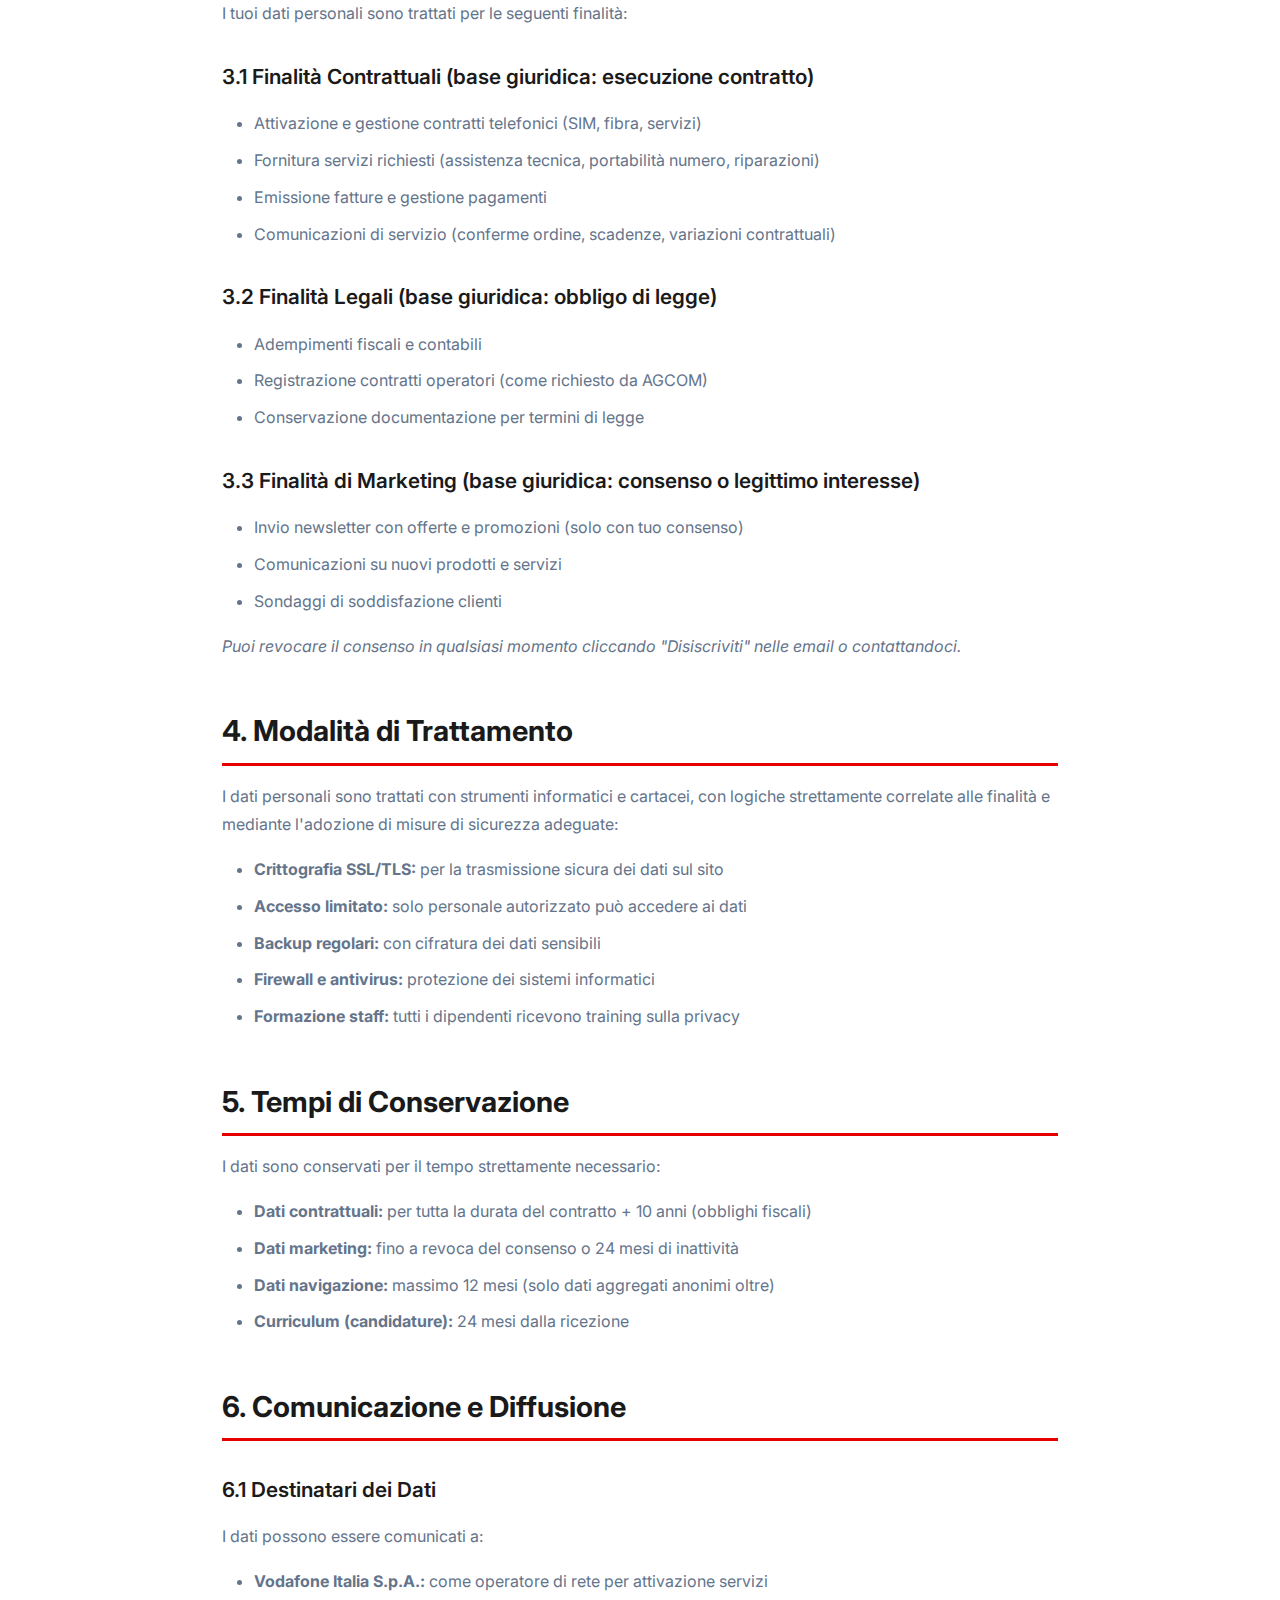
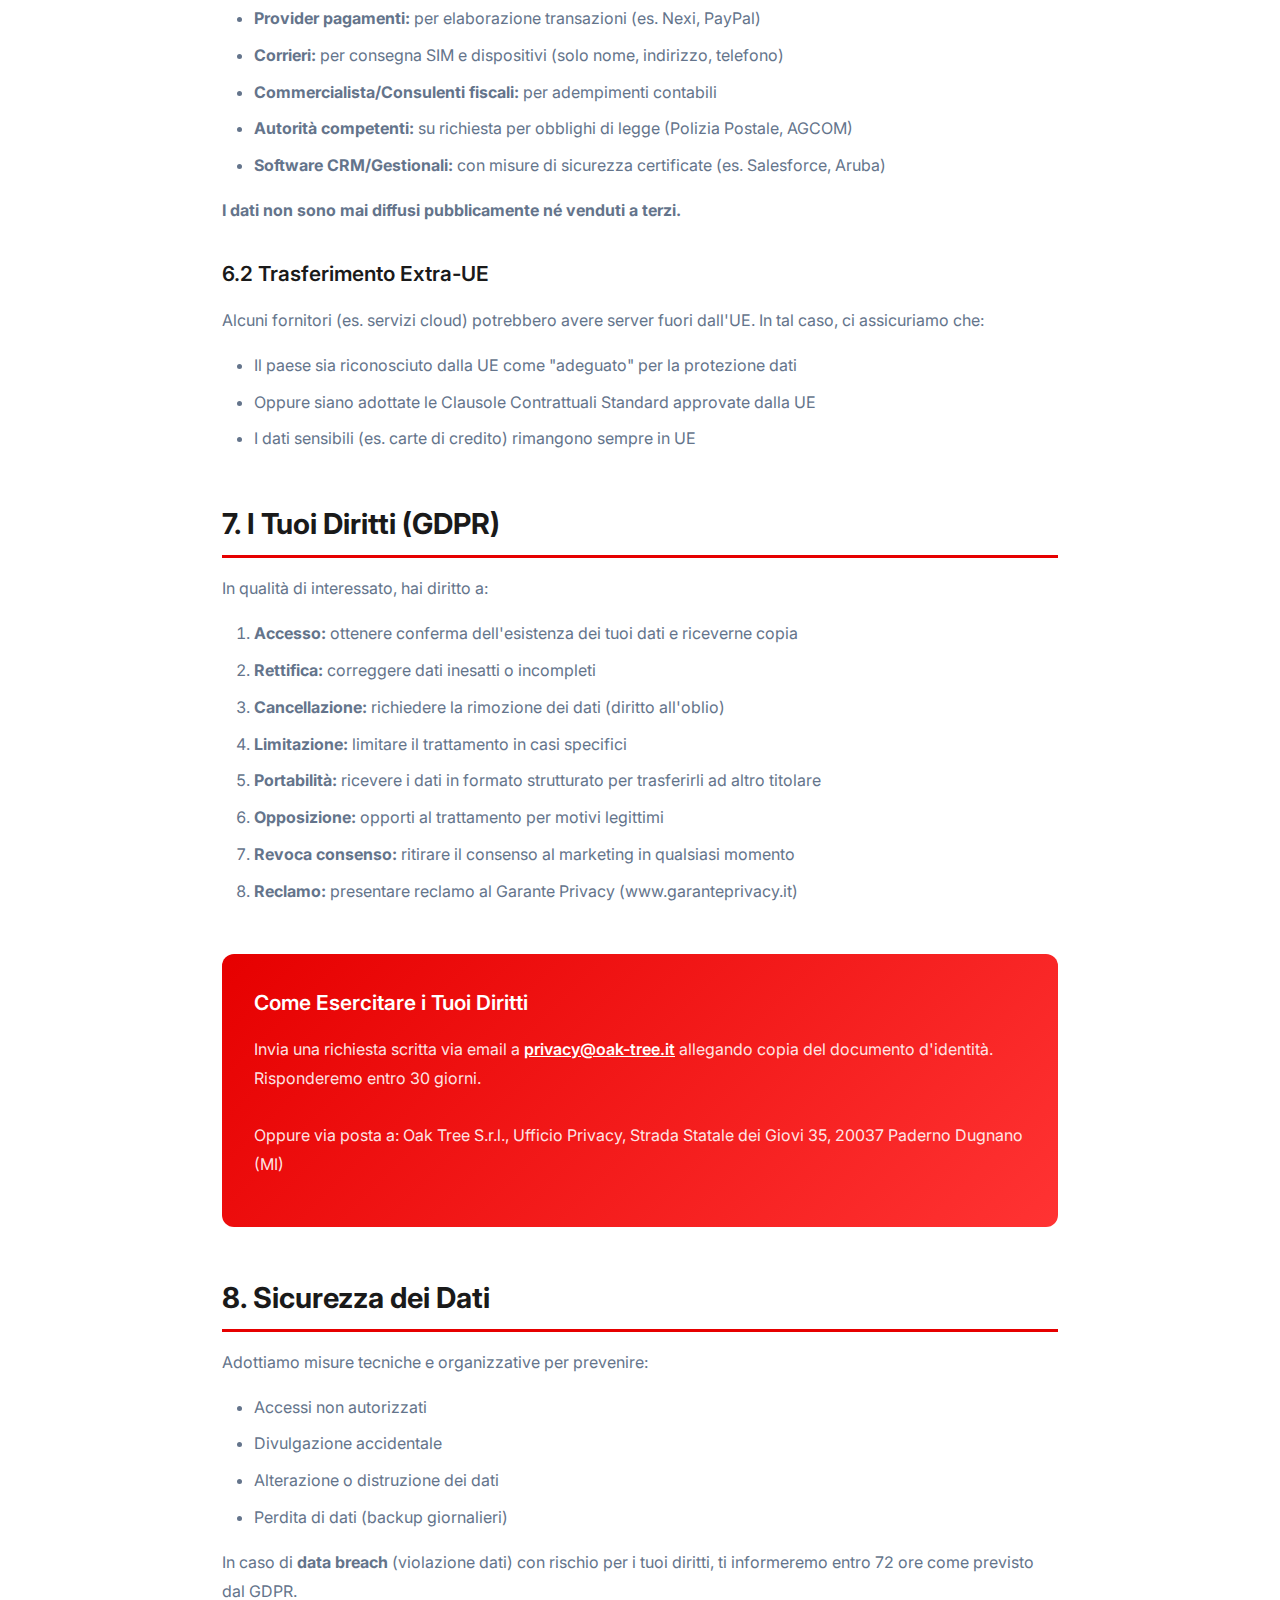
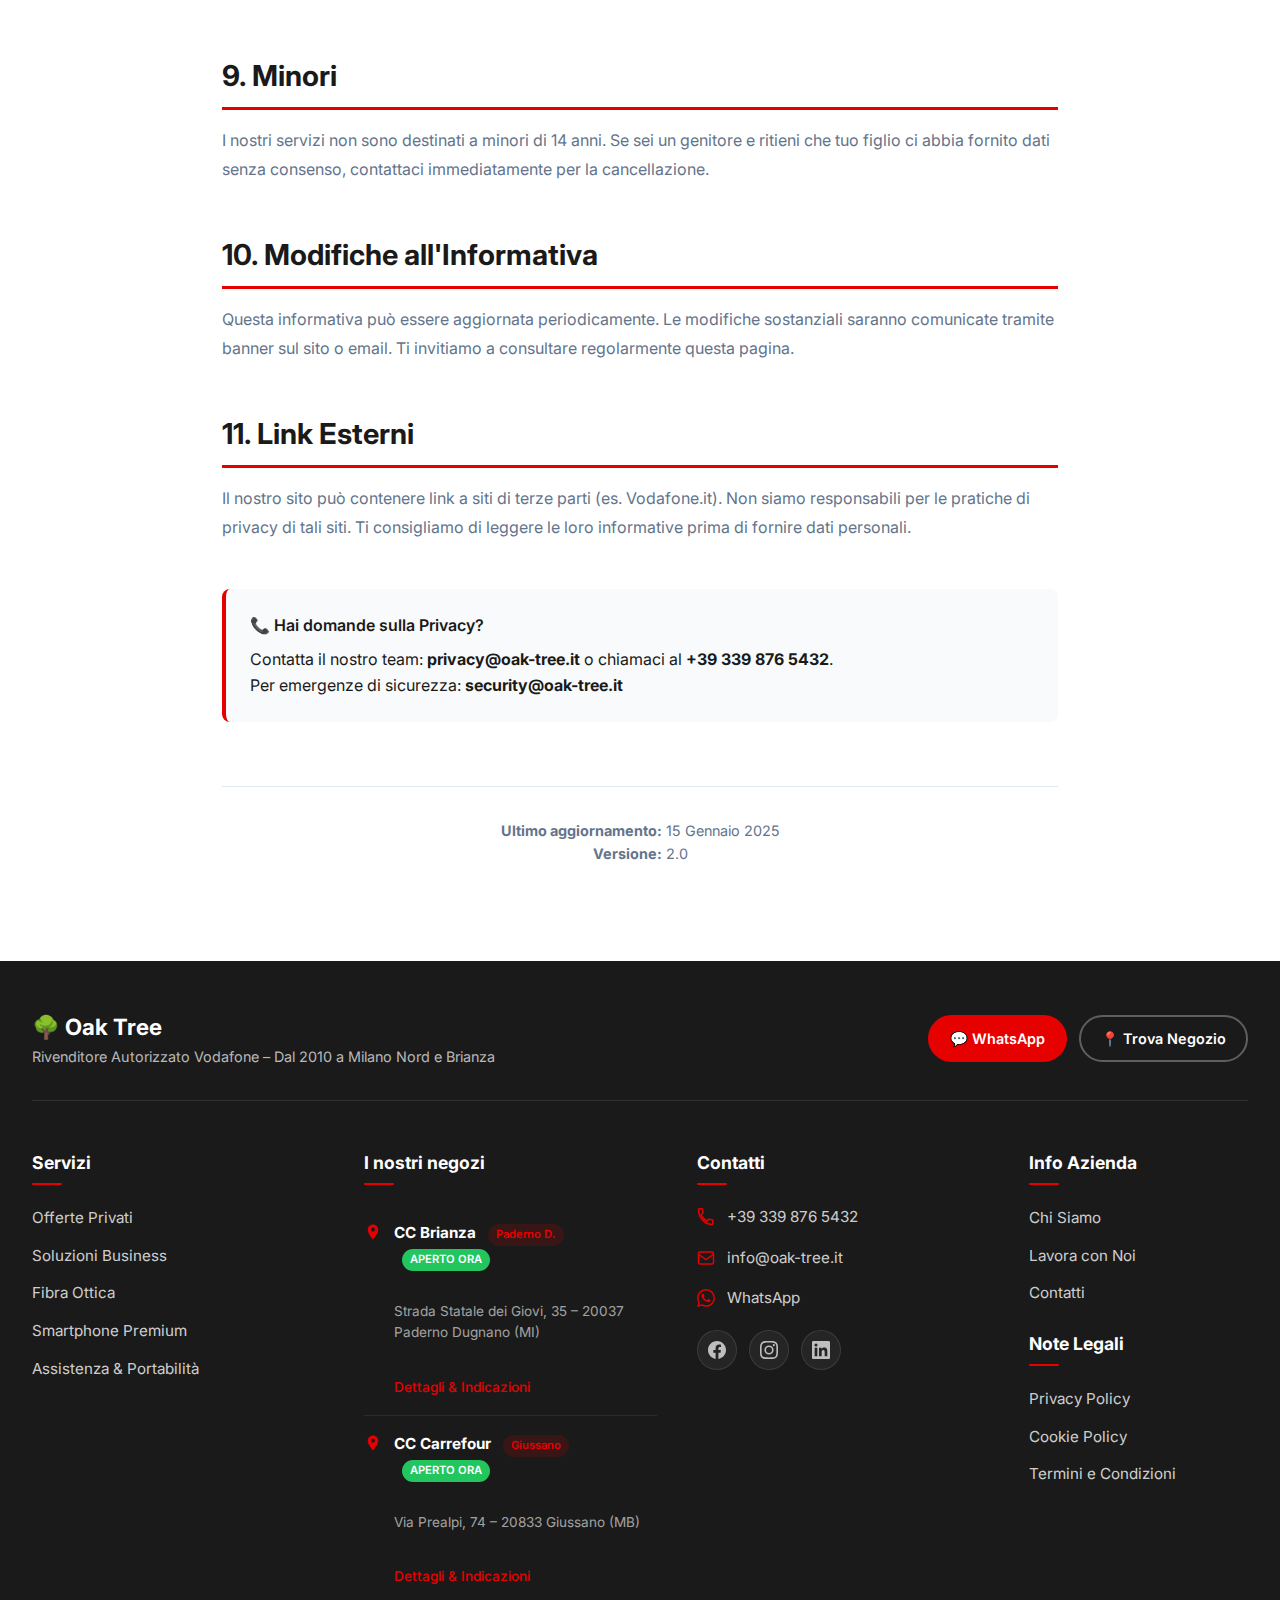
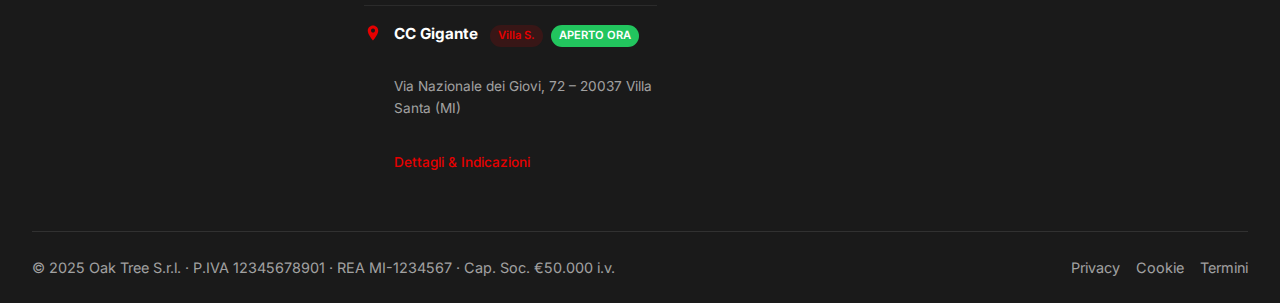
<file: privacy.html>
<!DOCTYPE html>
<html lang="it">
<head>
    <meta charset="UTF-8">
    <meta name="viewport" content="width=device-width, initial-scale=1.0">
    <meta name="description" content="Informativa sulla Privacy di Oak Tree. Scopri come raccogliamo, utilizziamo e proteggiamo i tuoi dati personali in conformità al GDPR.">
    <meta name="robots" content="noindex, follow">
    <title>Privacy Policy - Oak Tree | Rivenditore Vodafone</title>
    
    <!-- Canonical URL -->
    <link rel="canonical" href="https://oak-tree.com/privacy.html">
    
    <!-- Favicon -->
    <link rel="icon" href="data:image/svg+xml,<svg xmlns='http://www.w3.org/2000/svg' viewBox='0 0 100 100'><text y='.9em' font-size='90'>🌳</text></svg>">
    
    <!-- Fonts -->
    <link rel="preconnect" href="https://fonts.googleapis.com">
    <link rel="preconnect" href="https://fonts.gstatic.com" crossorigin>
    <link href="https://fonts.googleapis.com/css2?family=Inter:wght@400;500;600;700;800&display=swap" rel="stylesheet">

    <style>
        :root {
            --vodafone-red: #e60000;
            --ink: #1a1a1a;
            --muted: #64748b;
            --light-gray: #e2e8f0;
            --bg-secondary: #f8fafc;
        }

        * {
            margin: 0;
            padding: 0;
            box-sizing: border-box;
        }

        body {
            font-family: 'Inter', -apple-system, BlinkMacSystemFont, sans-serif;
            line-height: 1.6;
            color: var(--ink);
            background: #fff;
        }

        /* Skip link */
        .skip-link {
            position: absolute;
            left: -9999px;
            z-index: 999;
        }
        .skip-link:focus {
            left: 50%;
            transform: translateX(-50%);
            top: 10px;
            background: var(--vodafone-red);
            color: white;
            padding: 0.75rem 1.5rem;
            border-radius: 4px;
            text-decoration: none;
        }

        /* Brand Ribbon */
        .brand-ribbon {
            background: linear-gradient(135deg, var(--vodafone-red) 0%, #ff3333 100%);
            height: 4px;
        }

        /* Navbar */
        .navbar {
            background: white;
            box-shadow: 0 1px 3px rgba(0,0,0,0.05);
            position: sticky;
            top: 0;
            z-index: 100;
            transition: all 0.3s ease;
        }

        .navbar.scrolled {
            box-shadow: 0 4px 12px rgba(0,0,0,0.1);
        }

        .nav-container {
            max-width: 1400px;
            margin: 0 auto;
            padding: 1rem 2rem;
            display: flex;
            justify-content: space-between;
            align-items: center;
        }

        .logo {
            display: flex;
            align-items: center;
            gap: 0.5rem;
            font-size: 1.5rem;
            font-weight: 800;
            text-decoration: none;
            color: var(--ink);
        }

        .logo span:first-child {
            font-size: 1.8rem;
            filter: drop-shadow(0 2px 8px rgba(230, 0, 0, 0.3));
        }

        .logo span:last-child {
            background: linear-gradient(135deg, var(--vodafone-red), #ff3333);
            -webkit-background-clip: text;
            -webkit-text-fill-color: transparent;
            background-clip: text;
        }

        .nav-menu {
            display: flex;
            list-style: none;
            gap: 0.5rem;
        }

        .nav-link {
            padding: 0.5rem 1rem;
            color: var(--ink);
            text-decoration: none;
            border-radius: 8px;
            transition: all 0.2s;
            font-weight: 500;
            font-size: 0.95rem;
        }

        .nav-link:hover {
            background: var(--bg-secondary);
            color: var(--vodafone-red);
        }

        .mobile-menu-btn {
            display: none;
            flex-direction: column;
            gap: 5px;
            background: none;
            border: none;
            cursor: pointer;
            padding: 0.5rem;
        }

        .hamburger-line {
            width: 25px;
            height: 3px;
            background: var(--ink);
            border-radius: 3px;
            transition: all 0.3s;
        }

        .mobile-menu {
            display: none;
        }

        /* Breadcrumb */
        .breadcrumb {
            background: var(--bg-secondary);
            padding: 1rem 0;
        }

        .breadcrumb-container {
            max-width: 1400px;
            margin: 0 auto;
            padding: 0 2rem;
        }

        .breadcrumb-nav {
            display: flex;
            align-items: center;
            gap: 0.5rem;
            font-size: 0.9rem;
        }

        .breadcrumb-nav a {
            color: var(--muted);
            text-decoration: none;
            transition: color 0.2s;
        }

        .breadcrumb-nav a:hover {
            color: var(--vodafone-red);
        }

        .breadcrumb-separator {
            color: var(--muted);
        }

        /* Page Header */
        .page-header {
            background: linear-gradient(135deg, #1a1a1a 0%, #2d2d2d 100%);
            padding: 4rem 2rem;
            color: white;
            text-align: center;
        }

        .page-header-container {
            max-width: 900px;
            margin: 0 auto;
        }

        .badge-legal {
            display: inline-flex;
            align-items: center;
            gap: 0.5rem;
            background: rgba(255, 255, 255, 0.1);
            backdrop-filter: blur(10px);
            padding: 0.5rem 1rem;
            border-radius: 50px;
            font-size: 0.85rem;
            font-weight: 600;
            margin-bottom: 1.5rem;
        }

        .page-title {
            font-size: 3rem;
            font-weight: 800;
            margin-bottom: 1rem;
            line-height: 1.2;
        }

        .page-subtitle {
            font-size: 1.2rem;
            color: rgba(255, 255, 255, 0.8);
            max-width: 700px;
            margin: 0 auto;
        }

        /* Main Content */
        .legal-content {
            max-width: 900px;
            margin: 0 auto;
            padding: 4rem 2rem;
        }

        .legal-section {
            margin-bottom: 3rem;
        }

        .legal-section h2 {
            font-size: 1.8rem;
            font-weight: 700;
            color: var(--ink);
            margin-bottom: 1rem;
            padding-bottom: 0.5rem;
            border-bottom: 3px solid var(--vodafone-red);
        }

        .legal-section h3 {
            font-size: 1.3rem;
            font-weight: 600;
            color: var(--ink);
            margin: 2rem 0 1rem;
        }

        .legal-section p {
            color: var(--muted);
            margin-bottom: 1rem;
            line-height: 1.8;
        }

        .legal-section ul, .legal-section ol {
            margin: 1rem 0 1rem 2rem;
            color: var(--muted);
        }

        .legal-section li {
            margin-bottom: 0.5rem;
            line-height: 1.8;
        }

        .info-box {
            background: var(--bg-secondary);
            border-left: 4px solid var(--vodafone-red);
            padding: 1.5rem;
            border-radius: 8px;
            margin: 2rem 0;
        }

        .info-box h4 {
            font-weight: 600;
            margin-bottom: 0.5rem;
            color: var(--ink);
        }

        .info-box p {
            margin: 0;
        }

        .contact-info {
            background: linear-gradient(135deg, var(--vodafone-red) 0%, #ff3333 100%);
            color: white;
            padding: 2rem;
            border-radius: 12px;
            margin: 3rem 0;
        }

        .contact-info h3 {
            color: white;
            margin-top: 0;
        }

        .contact-info p {
            color: rgba(255, 255, 255, 0.9);
        }

        .contact-info a {
            color: white;
            font-weight: 600;
            text-decoration: underline;
        }

        .last-update {
            text-align: center;
            color: var(--muted);
            font-size: 0.9rem;
            padding: 2rem;
            border-top: 1px solid var(--light-gray);
            margin-top: 4rem;
        }

        /* Footer */
        /* Footer */
        .footer {
            background: #1a1a1a;
            color: white;
            padding: 3rem 2rem 1.5rem;
        }

        .footer-container {
            max-width: 1400px;
            margin: 0 auto;
        }

        .footer-brand {
            display: flex;
            justify-content: space-between;
            align-items: center;
            margin-bottom: 3rem;
            padding-bottom: 2rem;
            border-bottom: 1px solid rgba(255,255,255,0.1);
        }

        .brand-title {
            font-size: 1.4rem;
            font-weight: 700;
            color: #fff;
        }

        .brand-sub {
            color: rgba(255,255,255,0.7);
            font-size: 0.9rem;
        }

        .footer-cta {
            display: flex;
            gap: 12px;
            flex-wrap: wrap;
        }

        .footer-cta .btn {
            border-radius: 25px;
            padding: 10px 20px;
            font-weight: 600;
            font-size: 0.9rem;
            text-decoration: none;
            display: inline-flex;
            align-items: center;
            gap: 0.6rem;
            transition: 0.3s;
            border: 2px solid transparent;
        }

        .footer-cta .btn-primary {
            background: #e60000;
            color: #fff;
        }

        .footer-cta .btn-primary:hover {
            background: #b30000;
            transform: translateY(-2px);
        }

        .footer-cta .btn-ghost {
            background: transparent;
            border: 2px solid rgba(255,255,255,0.3);
            color: #fff;
        }

        .footer-cta .btn-ghost:hover {
            border-color: #e60000;
            background: rgba(230,0,0,0.1);
        }

        .footer-grid {
            display: grid;
            gap: 40px;
            grid-template-columns: 2fr 2fr 2fr 1.5fr;
            margin-bottom: 40px;
        }

        .ft-block {
            position: relative;
        }

        .ft-block h4 {
            font-size: 1.1rem;
            margin-bottom: 20px;
            font-weight: 700;
            color: #fff;
            position: relative;
            padding-bottom: 8px;
        }

        .ft-block h4::after {
            content: "";
            position: absolute;
            bottom: 0;
            left: 0;
            width: 30px;
            height: 2px;
            background: #e60000;
            border-radius: 1px;
        }

        .ft-links {
            list-style: none;
            margin: 0;
            padding: 0;
        }

        .ft-links li {
            margin: 12px 0;
        }

        .ft-links a {
            color: rgba(255,255,255,0.8);
            text-decoration: none;
            transition: 0.3s;
            font-size: 0.95rem;
        }

        .ft-links a:hover {
            color: #e60000;
            transform: translateX(4px);
        }

        .store {
            display: flex;
            gap: 12px;
            align-items: flex-start;
            padding: 16px 0;
            border-bottom: 1px solid rgba(255,255,255,0.08);
            transition: 0.3s;
        }

        .store:last-child {
            border-bottom: none;
        }

        .store:hover {
            transform: translateX(4px);
        }

        .store svg {
            width: 18px;
            height: 18px;
            color: #e60000;
            flex-shrink: 0;
            margin-top: 2px;
        }

        .store strong {
            color: #fff;
            font-size: 0.95rem;
            display: block;
            margin-bottom: 4px;
        }

        .store .chip {
            display: inline-block;
            font-size: 0.7rem;
            font-weight: 600;
            color: #e60000;
            background: rgba(230,0,0,0.15);
            padding: 2px 8px;
            border-radius: 12px;
            margin-left: 8px;
        }

        .store small {
            color: rgba(255,255,255,0.6);
            font-size: 0.85rem;
            display: block;
            margin-bottom: 4px;
        }

        .store a {
            color: #e60000;
            text-decoration: none;
            font-size: 0.85rem;
            font-weight: 500;
        }

        .store a:hover {
            text-decoration: underline;
        }

        .open-badge {
            display: inline-block;
            margin-left: 8px;
            font-size: 0.7rem;
            font-weight: 600;
            padding: 2px 8px;
            border-radius: 12px;
            color: #fff;
            background: #22c55e;
        }

        .open-badge.closed {
            background: #ef4444;
        }

        .contact-row {
            display: flex;
            flex-direction: column;
            gap: 16px;
        }

        .contact-item {
            display: flex;
            gap: 12px;
            align-items: center;
            transition: 0.3s;
        }

        .contact-item:hover {
            transform: translateX(4px);
        }

        .contact-item svg {
            width: 18px;
            height: 18px;
            color: #e60000;
            flex-shrink: 0;
        }

        .contact-item a {
            color: rgba(255,255,255,0.8);
            text-decoration: none;
            transition: 0.3s;
            font-size: 0.95rem;
        }

        .contact-item:hover a {
            color: #fff;
        }

        .socials {
            display: flex;
            gap: 12px;
            margin-top: 20px;
        }

        .socials a {
            width: 40px;
            height: 40px;
            display: flex;
            align-items: center;
            justify-content: center;
            border-radius: 50%;
            color: rgba(255,255,255,0.7);
            text-decoration: none;
            background: rgba(255,255,255,0.05);
            border: 1px solid rgba(255,255,255,0.1);
            transition: 0.3s;
        }

        .socials a:hover {
            background: #e60000;
            border-color: #e60000;
            color: #fff;
            transform: translateY(-2px);
        }

        .socials a svg {
            width: 18px;
            height: 18px;
        }

        .footer-bottom {
            padding-top: 24px;
            border-top: 1px solid rgba(255,255,255,0.1);
            display: flex;
            gap: 12px;
            align-items: center;
            justify-content: space-between;
            flex-wrap: wrap;
            color: rgba(255,255,255,0.6);
            font-size: 0.9rem;
        }

        .legal {
            display: flex;
            gap: 16px;
            align-items: center;
        }

        .legal a {
            color: rgba(255,255,255,0.6);
            text-decoration: none;
            transition: 0.3s;
        }

        .legal a:hover {
            color: #e60000;
        }

        /* Responsive */
        @media (max-width: 768px) {
            .nav-menu {
                display: none;
            }

            .mobile-menu-btn {
                display: flex;
            }

            .mobile-menu.active {
                display: block;
                position: absolute;
                top: 100%;
                left: 0;
                right: 0;
                background: white;
                box-shadow: 0 4px 12px rgba(0,0,0,0.1);
            }

            .mobile-nav-links {
                display: flex;
                flex-direction: column;
                padding: 1rem;
            }

            .mobile-nav-links .nav-link {
                padding: 1rem;
                border-bottom: 1px solid var(--light-gray);
            }

            .page-title {
                font-size: 2rem;
            }

            .page-subtitle {
                font-size: 1rem;
            }

            .legal-content {
                padding: 2rem 1rem;
            }

            .legal-section h2 {
                font-size: 1.5rem;
            }
        }
    </style>
</head>
<body>
    <!-- Skip link -->
    <a href="#main-content" class="skip-link">Salta al contenuto principale</a>
    
    <!-- Brand ribbon -->
    <div class="brand-ribbon"></div>

    <!-- Navigation -->
    <nav class="navbar" id="navbar">
        <div class="nav-container">
            <a href="index.html" class="logo">
                <span>🌳</span>
                <span>Oak Tree</span>
            </a>
            
            <ul class="nav-menu" id="navMenu">
                <li><a href="privati.html" class="nav-link">Privati</a></li>
                <li><a href="business.html" class="nav-link">Business</a></li>
                <li><a href="servizi.html" class="nav-link">Servizi</a></li>
                <li><a href="smartphone.html" class="nav-link">Smartphone</a></li>
                <li><a href="chi-siamo.html" class="nav-link">Chi Siamo</a></li>
                <li><a href="lavora-con-noi.html" class="nav-link">Lavora con Noi</a></li>
                <li><a href="negozi.html" class="nav-link">I Nostri Negozi</a></li>
                <li><a href="contatti.html" class="nav-link">Contatti</a></li>
            </ul>
            
            <div class="mobile-menu-btn" id="mobileMenuBtn">
                <div class="hamburger-line"></div>
                <div class="hamburger-line"></div>
                <div class="hamburger-line"></div>
            </div>
        </div>
        
        <div class="mobile-menu" id="mobileMenu">
            <div class="mobile-nav-links">
                <a href="privati.html" class="nav-link">Privati & Famiglia</a>
                <a href="business.html" class="nav-link">Business & P.IVA</a>
                <a href="servizi.html" class="nav-link">Servizi & Assistenza</a>
                <a href="smartphone.html" class="nav-link">Smartphone</a>
                <a href="chi-siamo.html" class="nav-link">Chi Siamo</a>
                <a href="lavora-con-noi.html" class="nav-link">Lavora con Noi</a>
                <a href="negozi.html" class="nav-link">I Nostri Negozi</a>
                <a href="contatti.html" class="nav-link">Contatti</a>
            </div>
        </div>
    </nav>

    <!-- Breadcrumb -->
    <div class="breadcrumb">
        <div class="breadcrumb-container">
            <nav class="breadcrumb-nav" aria-label="Breadcrumb">
                <a href="index.html">Home</a>
                <span class="breadcrumb-separator">›</span>
                <span>Privacy Policy</span>
            </nav>
        </div>
    </div>

    <!-- Page Header -->
    <header class="page-header">
        <div class="page-header-container">
            <div class="badge-legal">
                <svg width="20" height="20" viewBox="0 0 24 24" fill="none" stroke="currentColor" stroke-width="2">
                    <rect x="3" y="3" width="18" height="18" rx="2" ry="2"/>
                    <line x1="9" y1="9" x2="15" y2="9"/>
                    <line x1="9" y1="15" x2="15" y2="15"/>
                </svg>
                <span>Protezione dei Dati</span>
            </div>
            
            <h1 class="page-title">Informativa sulla <span style="color:#e60000">Privacy</span></h1>
            <p class="page-subtitle">
                La tua privacy è importante per noi. Scopri come raccogliamo, utilizziamo e proteggiamo 
                i tuoi dati personali in conformità al Regolamento UE 2016/679 (GDPR).
            </p>
        </div>
    </header>

    <!-- Main Content -->
    <main id="main-content" class="legal-content">
        
        <div class="legal-section">
            <h2>1. Titolare del Trattamento</h2>
            <p>
                Il Titolare del trattamento dei dati personali è <strong>Oak Tree S.r.l.</strong>, 
                con sede legale in Strada Statale dei Giovi 35, 20037 Paderno Dugnano (MI).
            </p>
            <div class="info-box">
                <h4>📧 Contatti Privacy</h4>
                <p>
                    <strong>Email:</strong> privacy@oak-tree.it<br>
                    <strong>PEC:</strong> oaktree@pec.it<br>
                    <strong>Tel:</strong> +39 339 876 5432
                </p>
            </div>
        </div>

        <div class="legal-section">
            <h2>2. Tipologia di Dati Raccolti</h2>
            <p>I dati personali che possiamo raccogliere includono:</p>
            
            <h3>2.1 Dati Forniti Volontariamente</h3>
            <ul>
                <li><strong>Dati identificativi:</strong> nome, cognome, data di nascita, codice fiscale</li>
                <li><strong>Dati di contatto:</strong> indirizzo email, numero di telefono, indirizzo postale</li>
                <li><strong>Dati professionali:</strong> per clienti business (P.IVA, ragione sociale, ruolo aziendale)</li>
                <li><strong>Dati di pagamento:</strong> coordinate bancarie, carta di credito (gestite da provider certificati PCI-DSS)</li>
                <li><strong>Documenti:</strong> copia documento identità (per attivazioni SIM e contratti)</li>
            </ul>

            <h3>2.2 Dati Raccolti Automaticamente</h3>
            <ul>
                <li><strong>Dati di navigazione:</strong> indirizzo IP, tipo browser, sistema operativo</li>
                <li><strong>Cookie tecnici:</strong> per il funzionamento del sito (vedi <a href="cookie.html">Cookie Policy</a>)</li>
                <li><strong>Statistiche anonime:</strong> pagine visitate, tempo di permanenza, provenienza</li>
            </ul>
        </div>

        <div class="legal-section">
            <h2>3. Finalità del Trattamento</h2>
            <p>I tuoi dati personali sono trattati per le seguenti finalità:</p>

            <h3>3.1 Finalità Contrattuali (base giuridica: esecuzione contratto)</h3>
            <ul>
                <li>Attivazione e gestione contratti telefonici (SIM, fibra, servizi)</li>
                <li>Fornitura servizi richiesti (assistenza tecnica, portabilità numero, riparazioni)</li>
                <li>Emissione fatture e gestione pagamenti</li>
                <li>Comunicazioni di servizio (conferme ordine, scadenze, variazioni contrattuali)</li>
            </ul>

            <h3>3.2 Finalità Legali (base giuridica: obbligo di legge)</h3>
            <ul>
                <li>Adempimenti fiscali e contabili</li>
                <li>Registrazione contratti operatori (come richiesto da AGCOM)</li>
                <li>Conservazione documentazione per termini di legge</li>
            </ul>

            <h3>3.3 Finalità di Marketing (base giuridica: consenso o legittimo interesse)</h3>
            <ul>
                <li>Invio newsletter con offerte e promozioni (solo con tuo consenso)</li>
                <li>Comunicazioni su nuovi prodotti e servizi</li>
                <li>Sondaggi di soddisfazione clienti</li>
            </ul>
            <p><em>Puoi revocare il consenso in qualsiasi momento cliccando "Disiscriviti" nelle email o contattandoci.</em></p>
        </div>

        <div class="legal-section">
            <h2>4. Modalità di Trattamento</h2>
            <p>I dati personali sono trattati con strumenti informatici e cartacei, con logiche strettamente correlate alle finalità e mediante l'adozione di misure di sicurezza adeguate:</p>
            <ul>
                <li><strong>Crittografia SSL/TLS:</strong> per la trasmissione sicura dei dati sul sito</li>
                <li><strong>Accesso limitato:</strong> solo personale autorizzato può accedere ai dati</li>
                <li><strong>Backup regolari:</strong> con cifratura dei dati sensibili</li>
                <li><strong>Firewall e antivirus:</strong> protezione dei sistemi informatici</li>
                <li><strong>Formazione staff:</strong> tutti i dipendenti ricevono training sulla privacy</li>
            </ul>
        </div>

        <div class="legal-section">
            <h2>5. Tempi di Conservazione</h2>
            <p>I dati sono conservati per il tempo strettamente necessario:</p>
            <ul>
                <li><strong>Dati contrattuali:</strong> per tutta la durata del contratto + 10 anni (obblighi fiscali)</li>
                <li><strong>Dati marketing:</strong> fino a revoca del consenso o 24 mesi di inattività</li>
                <li><strong>Dati navigazione:</strong> massimo 12 mesi (solo dati aggregati anonimi oltre)</li>
                <li><strong>Curriculum (candidature):</strong> 24 mesi dalla ricezione</li>
            </ul>
        </div>

        <div class="legal-section">
            <h2>6. Comunicazione e Diffusione</h2>
            
            <h3>6.1 Destinatari dei Dati</h3>
            <p>I dati possono essere comunicati a:</p>
            <ul>
                <li><strong>Vodafone Italia S.p.A.:</strong> come operatore di rete per attivazione servizi</li>
                <li><strong>Provider pagamenti:</strong> per elaborazione transazioni (es. Nexi, PayPal)</li>
                <li><strong>Corrieri:</strong> per consegna SIM e dispositivi (solo nome, indirizzo, telefono)</li>
                <li><strong>Commercialista/Consulenti fiscali:</strong> per adempimenti contabili</li>
                <li><strong>Autorità competenti:</strong> su richiesta per obblighi di legge (Polizia Postale, AGCOM)</li>
                <li><strong>Software CRM/Gestionali:</strong> con misure di sicurezza certificate (es. Salesforce, Aruba)</li>
            </ul>
            <p><strong>I dati non sono mai diffusi pubblicamente né venduti a terzi.</strong></p>

            <h3>6.2 Trasferimento Extra-UE</h3>
            <p>
                Alcuni fornitori (es. servizi cloud) potrebbero avere server fuori dall'UE. 
                In tal caso, ci assicuriamo che:
            </p>
            <ul>
                <li>Il paese sia riconosciuto dalla UE come "adeguato" per la protezione dati</li>
                <li>Oppure siano adottate le Clausole Contrattuali Standard approvate dalla UE</li>
                <li>I dati sensibili (es. carte di credito) rimangono sempre in UE</li>
            </ul>
        </div>

        <div class="legal-section">
            <h2>7. I Tuoi Diritti (GDPR)</h2>
            <p>In qualità di interessato, hai diritto a:</p>
            <ol>
                <li><strong>Accesso:</strong> ottenere conferma dell'esistenza dei tuoi dati e riceverne copia</li>
                <li><strong>Rettifica:</strong> correggere dati inesatti o incompleti</li>
                <li><strong>Cancellazione:</strong> richiedere la rimozione dei dati (diritto all'oblio)</li>
                <li><strong>Limitazione:</strong> limitare il trattamento in casi specifici</li>
                <li><strong>Portabilità:</strong> ricevere i dati in formato strutturato per trasferirli ad altro titolare</li>
                <li><strong>Opposizione:</strong> opporti al trattamento per motivi legittimi</li>
                <li><strong>Revoca consenso:</strong> ritirare il consenso al marketing in qualsiasi momento</li>
                <li><strong>Reclamo:</strong> presentare reclamo al Garante Privacy (www.garanteprivacy.it)</li>
            </ol>

            <div class="contact-info">
                <h3>Come Esercitare i Tuoi Diritti</h3>
                <p>
                    Invia una richiesta scritta via email a <a href="mailto:privacy@oak-tree.it">privacy@oak-tree.it</a> 
                    allegando copia del documento d'identità. Risponderemo entro 30 giorni.<br><br>
                    Oppure via posta a: Oak Tree S.r.l., Ufficio Privacy, Strada Statale dei Giovi 35, 20037 Paderno Dugnano (MI)
                </p>
            </div>
        </div>

        <div class="legal-section">
            <h2>8. Sicurezza dei Dati</h2>
            <p>Adottiamo misure tecniche e organizzative per prevenire:</p>
            <ul>
                <li>Accessi non autorizzati</li>
                <li>Divulgazione accidentale</li>
                <li>Alterazione o distruzione dei dati</li>
                <li>Perdita di dati (backup giornalieri)</li>
            </ul>
            <p>
                In caso di <strong>data breach</strong> (violazione dati) con rischio per i tuoi diritti, 
                ti informeremo entro 72 ore come previsto dal GDPR.
            </p>
        </div>

        <div class="legal-section">
            <h2>9. Minori</h2>
            <p>
                I nostri servizi non sono destinati a minori di 14 anni. 
                Se sei un genitore e ritieni che tuo figlio ci abbia fornito dati senza consenso, 
                contattaci immediatamente per la cancellazione.
            </p>
        </div>

        <div class="legal-section">
            <h2>10. Modifiche all'Informativa</h2>
            <p>
                Questa informativa può essere aggiornata periodicamente. 
                Le modifiche sostanziali saranno comunicate tramite banner sul sito o email. 
                Ti invitiamo a consultare regolarmente questa pagina.
            </p>
        </div>

        <div class="legal-section">
            <h2>11. Link Esterni</h2>
            <p>
                Il nostro sito può contenere link a siti di terze parti (es. Vodafone.it). 
                Non siamo responsabili per le pratiche di privacy di tali siti. 
                Ti consigliamo di leggere le loro informative prima di fornire dati personali.
            </p>
        </div>

        <div class="info-box">
            <h4>📞 Hai domande sulla Privacy?</h4>
            <p>
                Contatta il nostro team: <strong>privacy@oak-tree.it</strong> o chiamaci al <strong>+39 339 876 5432</strong>.<br>
                Per emergenze di sicurezza: <strong>security@oak-tree.it</strong>
            </p>
        </div>

        <div class="last-update">
            <strong>Ultimo aggiornamento:</strong> 15 Gennaio 2025<br>
            <strong>Versione:</strong> 2.0
        </div>

    </main>

    <!-- Footer -->
    <footer class="footer">
        <div class="footer-container">
            <!-- Brand + CTA -->
            <div class="footer-brand">
                <div>
                    <div class="brand-title">🌳 Oak Tree</div>
                    <div class="brand-sub">Rivenditore Autorizzato Vodafone – Dal 2010 a Milano Nord e Brianza</div>
                </div>
                <div class="footer-cta">
                    <a class="btn btn-primary" href="https://wa.me/393398765432?text=Ciao!%20Vorrei%20informazioni%20sulle%20offerte." target="_blank" rel="noopener noreferrer">💬 WhatsApp</a>
                    <a class="btn btn-ghost" href="negozi.html">📍 Trova Negozio</a>
                </div>
            </div>

            <!-- Grid -->
            <div class="footer-grid">
                <section class="ft-block">
                    <h4>Servizi</h4>
                    <ul class="ft-links">
                        <li><a href="privati.html">Offerte Privati</a></li>
                        <li><a href="business.html">Soluzioni Business</a></li>
                        <li><a href="servizi.html">Fibra Ottica</a></li>
                        <li><a href="smartphone.html">Smartphone Premium</a></li>
                        <li><a href="servizi.html">Assistenza & Portabilità</a></li>
                    </ul>
                </section>

                <section class="ft-block">
                    <h4>I nostri negozi</h4>
                    <div class="store">
                        <svg viewBox="0 0 24 24" fill="currentColor"><path d="M12 2C8.14 2 5 5.14 5 9c0 5.25 7 13 7 13s7-7.75 7-13c0-3.86-3.14-7-7-7zm0 9.5A2.5 2.5 0 1 1 12 6a2.5 2.5 0 0 1 0 5.5z"/></svg>
                        <div>
                            <strong>CC Brianza <span class="chip">Paderno D.</span><span class="open-badge" data-hours="09:30-19:30"></span></strong><br>
                            <small>Strada Statale dei Giovi, 35 – 20037 Paderno Dugnano (MI)</small><br>
                            <a href="negozi.html#paderno-dugnano">Dettagli & Indicazioni</a>
                        </div>
                    </div>
                    <div class="store">
                        <svg viewBox="0 0 24 24" fill="currentColor"><path d="M12 2C8.14 2 5 5.14 5 9c0 5.25 7 13 7 13s7-7.75 7-13c0-3.86-3.14-7-7-7zm0 9.5A2.5 2.5 0 1 1 12 6a2.5 2.5 0 0 1 0 5.5z"/></svg>
                        <div>
                            <strong>CC Carrefour <span class="chip">Giussano</span><span class="open-badge" data-hours="09:30-19:30"></span></strong><br>
                            <small>Via Prealpi, 74 – 20833 Giussano (MB)</small><br>
                            <a href="negozi.html#giussano">Dettagli & Indicazioni</a>
                        </div>
                    </div>
                    <div class="store">
                        <svg viewBox="0 0 24 24" fill="currentColor"><path d="M12 2C8.14 2 5 5.14 5 9c0 5.25 7 13 7 13s7-7.75 7-13c0-3.86-3.14-7-7-7zm0 9.5A2.5 2.5 0 1 1 12 6a2.5 2.5 0 0 1 0 5.5z"/></svg>
                        <div>
                            <strong>CC Gigante <span class="chip">Villa S.</span><span class="open-badge" data-hours="09:00-20:00"></span></strong><br>
                            <small>Via Nazionale dei Giovi, 72 – 20037 Villa Santa (MI)</small><br>
                            <a href="negozi.html#villa-santa">Dettagli & Indicazioni</a>
                        </div>
                    </div>
                </section>

                <section class="ft-block">
                    <h4>Contatti</h4>
                    <div class="contact-row">
                        <div class="contact-item">
                            <svg viewBox="0 0 24 24" fill="none" stroke="currentColor" stroke-width="2"><path d="M6.62 10.79a15.053 15.053 0 0 0 6.59 6.59l2.2-2.2a1 1 0 0 1 1.01-.24c1.11.37 2.31.57 3.58.57a1 1 0 0 1 1 1V21a1 1 0 0 1-1 1C10.85 22 2 13.15 2 2a1 1 0 0 1 1-1h3.5a1 1 0 0 1 1 1c0 1.27.2 2.47.57 3.58a1 1 0 0 1-.24 1.01l-2.2 2.2z"/></svg>
                            <a href="tel:+393398765432">+39 339 876 5432</a>
                        </div>
                        <div class="contact-item">
                            <svg viewBox="0 0 24 24" fill="none" stroke="currentColor" stroke-width="2"><rect width="20" height="16" x="2" y="4" rx="2"/><path d="m2 7 10 7 10-7"/></svg>
                            <a href="mailto:info@oak-tree.it">info@oak-tree.it</a>
                        </div>
                        <div class="contact-item">
                            <svg viewBox="0 0 24 24" fill="currentColor"><path d="M17.472 14.382c-.297-.149-1.758-.867-2.03-.967-.273-.099-.471-.149-.67.149-.197.297-.767.966-.94 1.164-.173.199-.347.223-.644.074-.297-.149-1.255-.462-2.39-1.475-.883-.788-1.48-1.761-1.653-2.059-.173-.297-.018-.458.13-.606.134-.133.297-.347.446-.521.151-.172.2-.296.3-.495.099-.198.05-.372-.025-.521-.075-.148-.669-1.611-.916-2.206-.242-.579-.487-.501-.669-.51l-.57-.01c-.198 0-.52.074-.792.372s-1.04 1.016-1.04 2.479 1.065 2.876 1.213 3.074c.149.198 2.095 3.2 5.076 4.487.709.306 1.263.489 1.694.626.712.226 1.36.194 1.872.118.571-.085 1.758-.719 2.006-1.413.248-.695.248-1.29.173-1.414-.074-.123-.272-.198-.57-.347m-5.421 7.403h-.004a9.87 9.87 0 01-5.031-1.378l-.361-.214-3.741.982.998-3.648-.235-.374a9.86 9.86 0 01-1.51-5.26c.001-5.45 4.436-9.884 9.888-9.884 2.64 0 5.122 1.03 6.988 2.898a9.825 9.825 0 012.893 6.994c-.003 5.45-4.437 9.884-9.885 9.884m8.413-18.297A11.815 11.815 0 0012.05 0C5.495 0 .16 5.335.157 11.892c0 2.096.547 4.142 1.588 5.945L.057 24l6.305-1.654a11.882 11.882 0 005.683 1.448h.005c6.554 0 11.89-5.335 11.893-11.893a11.821 11.821 0 00-3.48-8.413Z"/></svg>
                            <a href="https://wa.me/393398765432" target="_blank" rel="noopener">WhatsApp</a>
                        </div>
                    </div>
                    <div class="socials">
                        <a href="#facebook" aria-label="Facebook"><svg viewBox="0 0 24 24" fill="currentColor"><path d="M24 12.073c0-6.627-5.373-12-12-12s-12 5.373-12 12c0 5.99 4.388 10.954 10.125 11.854v-8.385H7.078v-3.47h3.047V9.43c0-3.007 1.792-4.669 4.533-4.669 1.312 0 2.686.235 2.686.235v2.953H15.83c-1.491 0-1.956.925-1.956 1.874v2.25h3.328l-.532 3.47h-2.796v8.385C19.612 23.027 24 18.062 24 12.073z"/></svg></a>
                        <a href="#instagram" aria-label="Instagram"><svg viewBox="0 0 24 24" fill="currentColor"><path d="M12 2.163c3.204 0 3.584.012 4.85.07 3.252.148 4.771 1.691 4.919 4.919.058 1.265.069 1.645.069 4.849 0 3.205-.012 3.584-.069 4.849-.149 3.225-1.664 4.771-4.919 4.919-1.266.058-1.644.07-4.85.07-3.204 0-3.584-.012-4.849-.07-3.26-.149-4.771-1.699-4.919-4.92-.058-1.265-.07-1.644-.07-4.849 0-3.204.013-3.583.07-4.849.149-3.227 1.664-4.771 4.919-4.919 1.266-.057 1.645-.069 4.849-.069zM12 0C8.741 0 8.333.014 7.053.072 2.695.272.273 2.69.073 7.052.014 8.333 0 8.741 0 12c0 3.259.014 3.668.072 4.948.2 4.358 2.618 6.78 6.98 6.98C8.333 23.986 8.741 24 12 24c3.259 0 3.668-.014 4.948-.072 4.354-.2 6.782-2.618 6.979-6.98.059-1.28.073-1.689.073-4.948 0-3.259-.014-3.667-.072-4.947-.196-4.354-2.617-6.78-6.979-6.98C15.668.014 15.259 0 12 0zm0 5.838a6.162 6.162 0 100 12.324 6.162 6.162 0 000-12.324zM12 16a4 4 0 110-8 4 4 0 010 8zm6.406-11.845a1.44 1.44 0 100 2.881 1.44 1.44 0 000-2.881z"/></svg></a>
                        <a href="#linkedin" aria-label="LinkedIn"><svg viewBox="0 0 24 24" fill="currentColor"><path d="M20.447 20.452h-3.554v-5.569c0-1.328-.027-3.037-1.852-3.037-1.853 0-2.136 1.445-2.136 2.939v5.667H9.351V9h3.414v1.561h.046c.477-.9 1.637-1.85 3.37-1.85 3.601 0 4.267 2.37 4.267 5.455v6.286zM5.337 7.433a2.062 2.062 0 01-2.063-2.065 2.064 2.064 0 112.063 2.065zm1.782 13.019H3.555V9h3.564v11.452zM22.225 0H1.771C.792 0 0 .774 0 1.729v20.542C0 23.227.792 24 1.771 24h20.451C23.2 24 24 23.227 24 22.271V1.729C24 .774 23.2 0 22.222 0h.003z"/></svg></a>
                    </div>
                </section>

                <section class="ft-block">
                    <h4>Info Azienda</h4>
                    <ul class="ft-links">
                        <li><a href="chi-siamo.html">Chi Siamo</a></li>
                        <li><a href="lavora-con-noi.html">Lavora con Noi</a></li>
                        <li><a href="contatti.html">Contatti</a></li>
                    </ul>
                    <h4 style="margin-top: 1.5rem;">Note Legali</h4>
                    <ul class="ft-links">
                        <li><a href="privacy.html">Privacy Policy</a></li>
                        <li><a href="cookie.html">Cookie Policy</a></li>
                        <li><a href="termini.html">Termini e Condizioni</a></li>
                    </ul>
                </section>
            </div>

            <!-- Bottom -->
            <div class="footer-bottom">
                <div>© 2025 Oak Tree S.r.l. · P.IVA 12345678901 · REA MI-1234567 · Cap. Soc. €50.000 i.v.</div>
                <div class="legal">
                    <a href="privacy.html">Privacy</a>
                    <a href="cookie.html">Cookie</a>
                    <a href="termini.html">Termini</a>
                </div>
            </div>
        </div>
    </footer>

    <script>
        // Mobile menu
        const mobileMenuBtn = document.getElementById('mobileMenuBtn');
        const mobileMenu = document.getElementById('mobileMenu');
        
        mobileMenuBtn.addEventListener('click', () => {
            mobileMenu.classList.toggle('active');
        });

        // Navbar scroll effect
        const navbar = document.getElementById('navbar');
        window.addEventListener('scroll', () => {
            if (window.scrollY > 50) {
                navbar.classList.add('scrolled');
            } else {
                navbar.classList.remove('scrolled');
            }
        });

        // Open/Closed Badge Logic
        function updateStoreBadges() {
            const badges = document.querySelectorAll('.open-badge');
            const now = new Date();
            const day = now.getDay(); // 0=Sunday, 6=Saturday
            const hour = now.getHours();
            const minute = now.getMinutes();
            const currentTime = hour * 60 + minute;

            badges.forEach(badge => {
                const hours = badge.getAttribute('data-hours');
                if (!hours) return;

                const [open, close] = hours.split('-').map(t => {
                    const [h, m] = t.split(':').map(Number);
                    return h * 60 + m;
                });

                // Closed on Sundays
                if (day === 0) {
                    badge.textContent = 'CHIUSO';
                    badge.classList.add('closed');
                    return;
                }

                // Check if within opening hours
                if (currentTime >= open && currentTime < close) {
                    badge.textContent = 'APERTO ORA';
                    badge.classList.remove('closed');
                } else {
                    badge.textContent = 'CHIUSO';
                    badge.classList.add('closed');
                }
            });
        }

        // Update badges on load and every minute
        updateStoreBadges();
        setInterval(updateStoreBadges, 60000);
    </script>
</body>
</html>
</file>
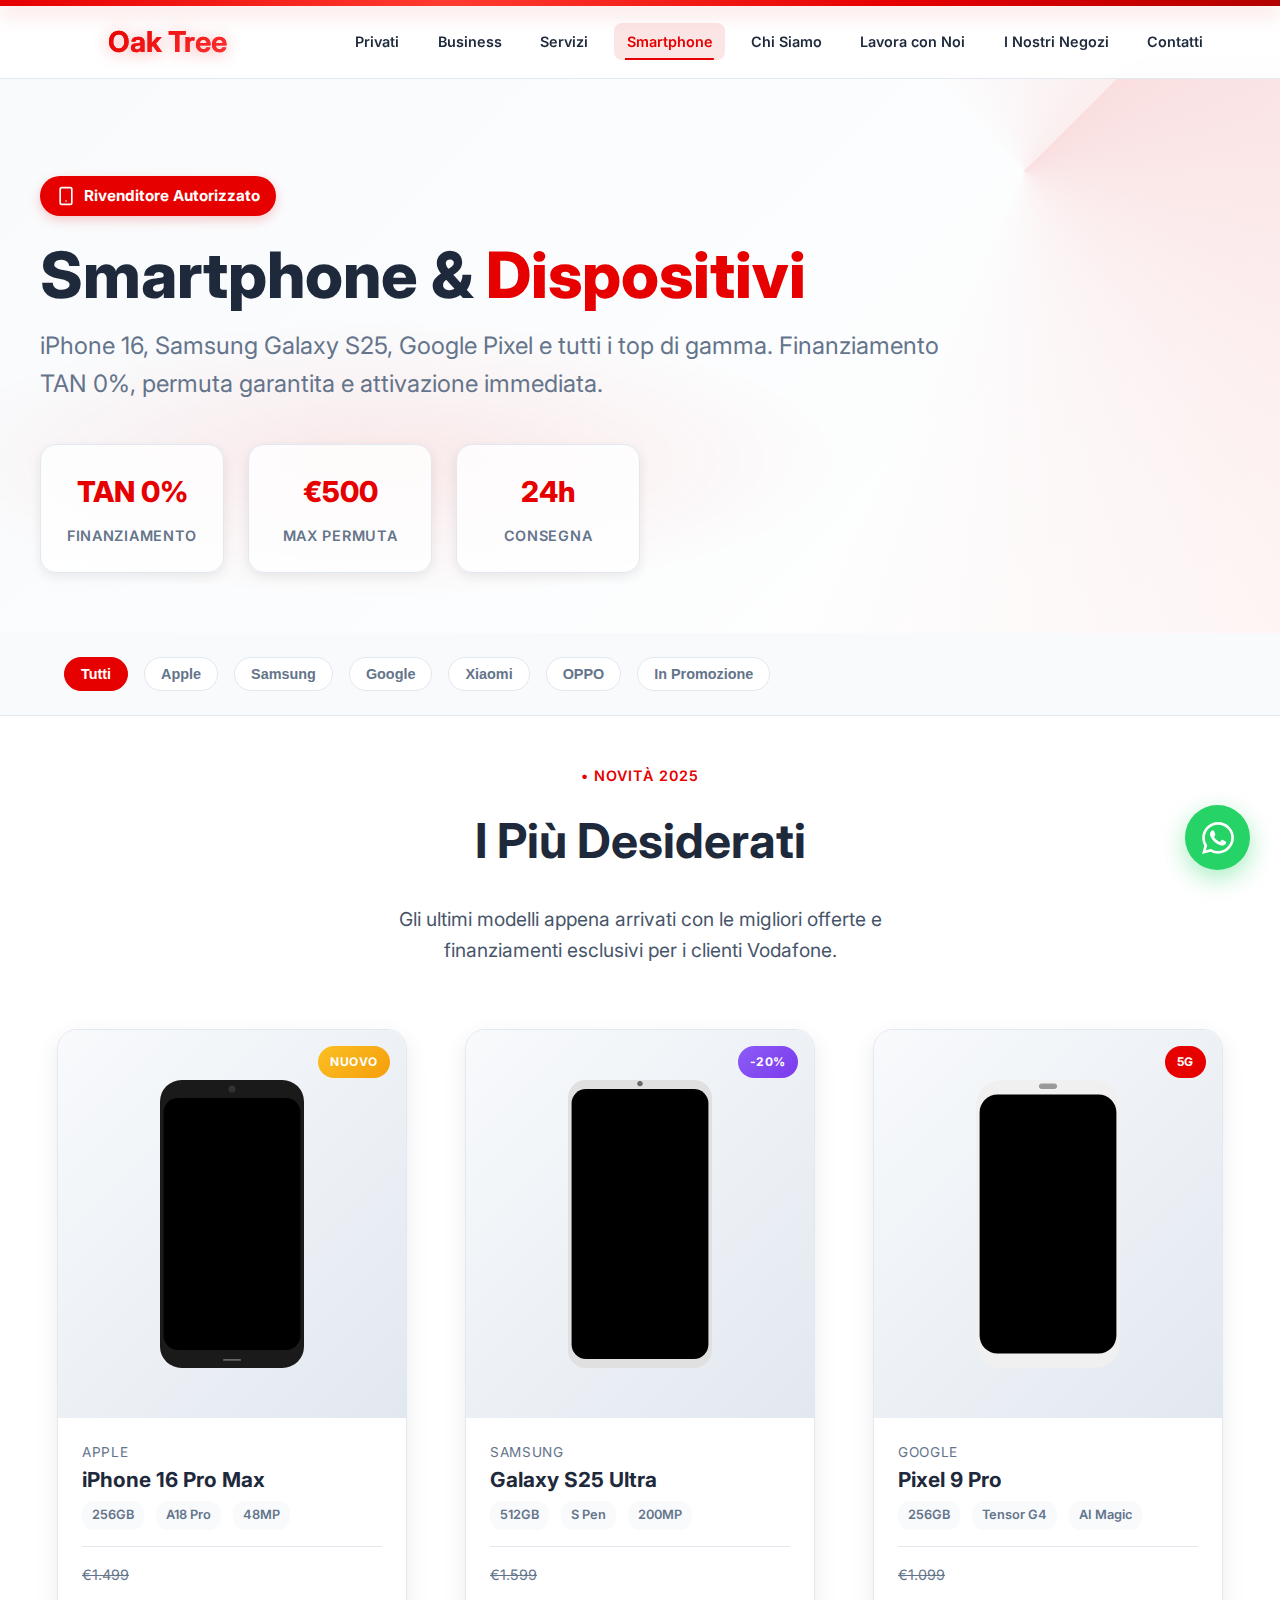
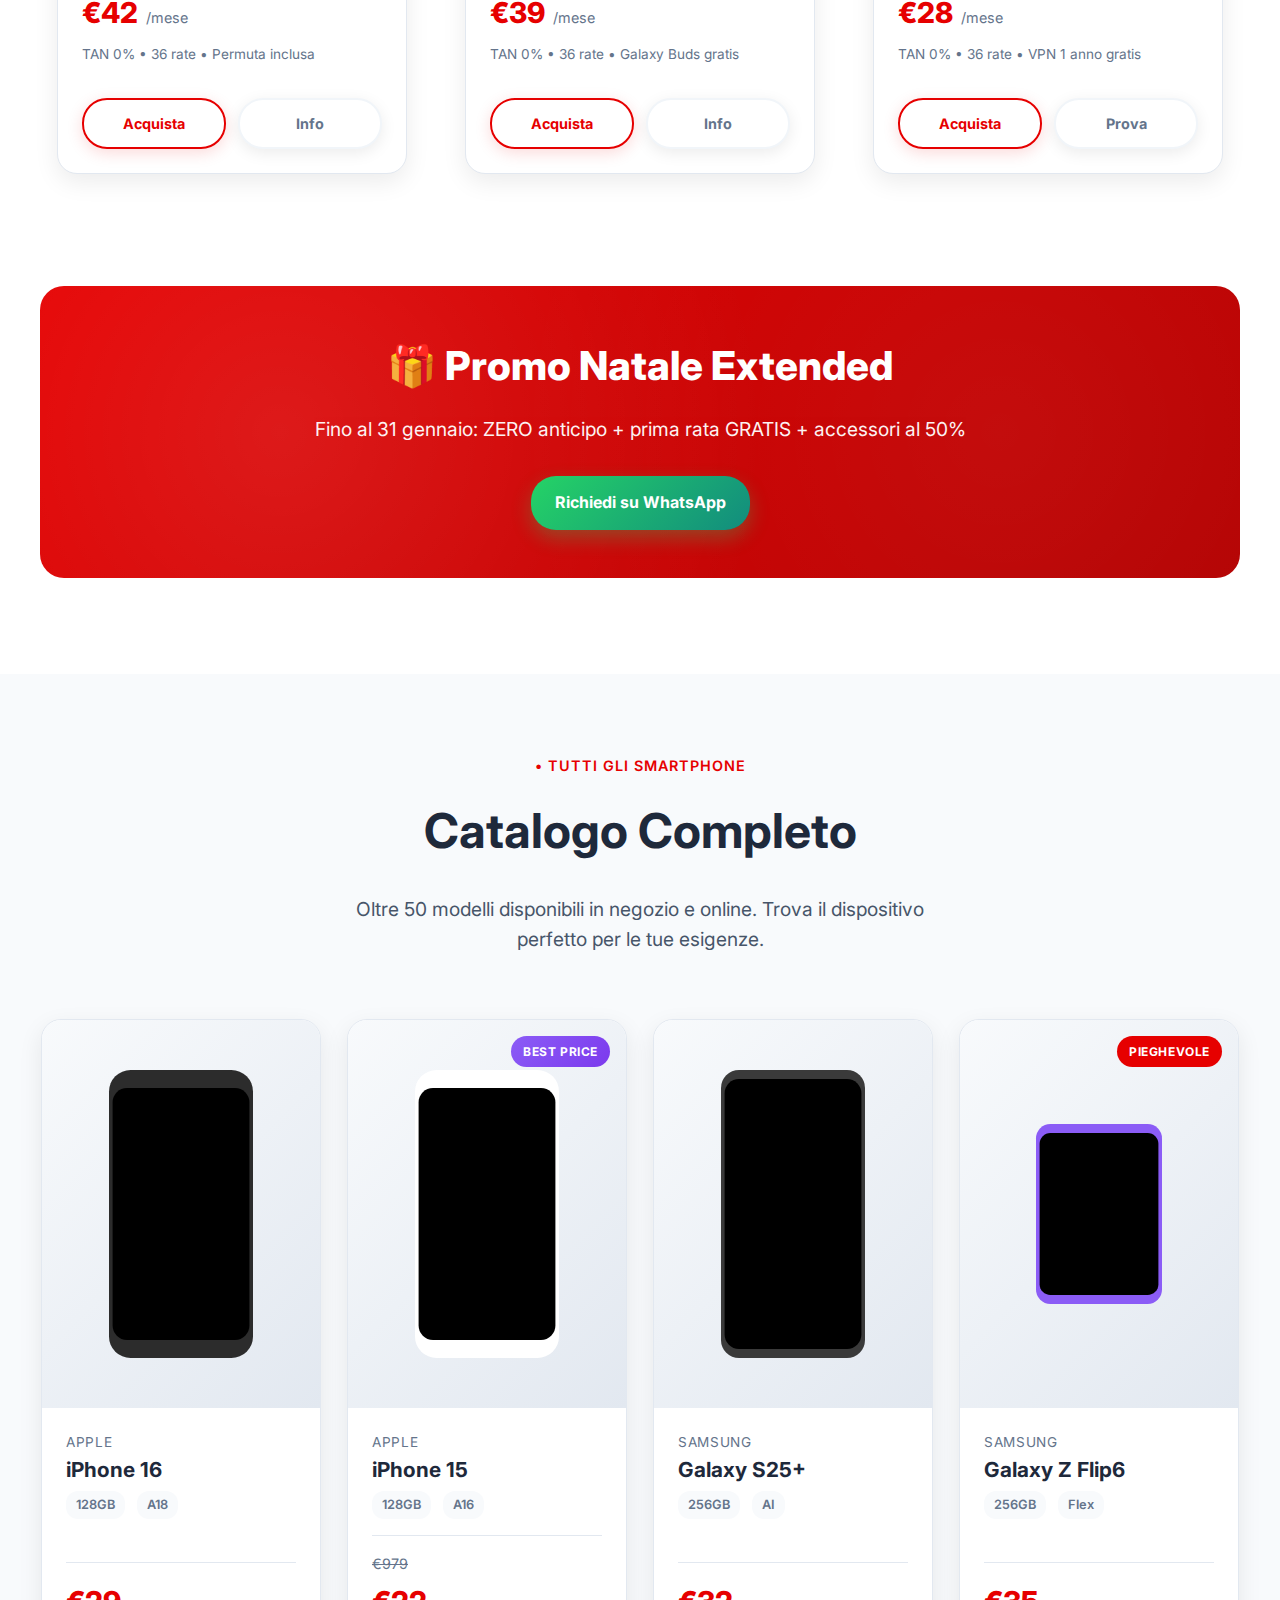
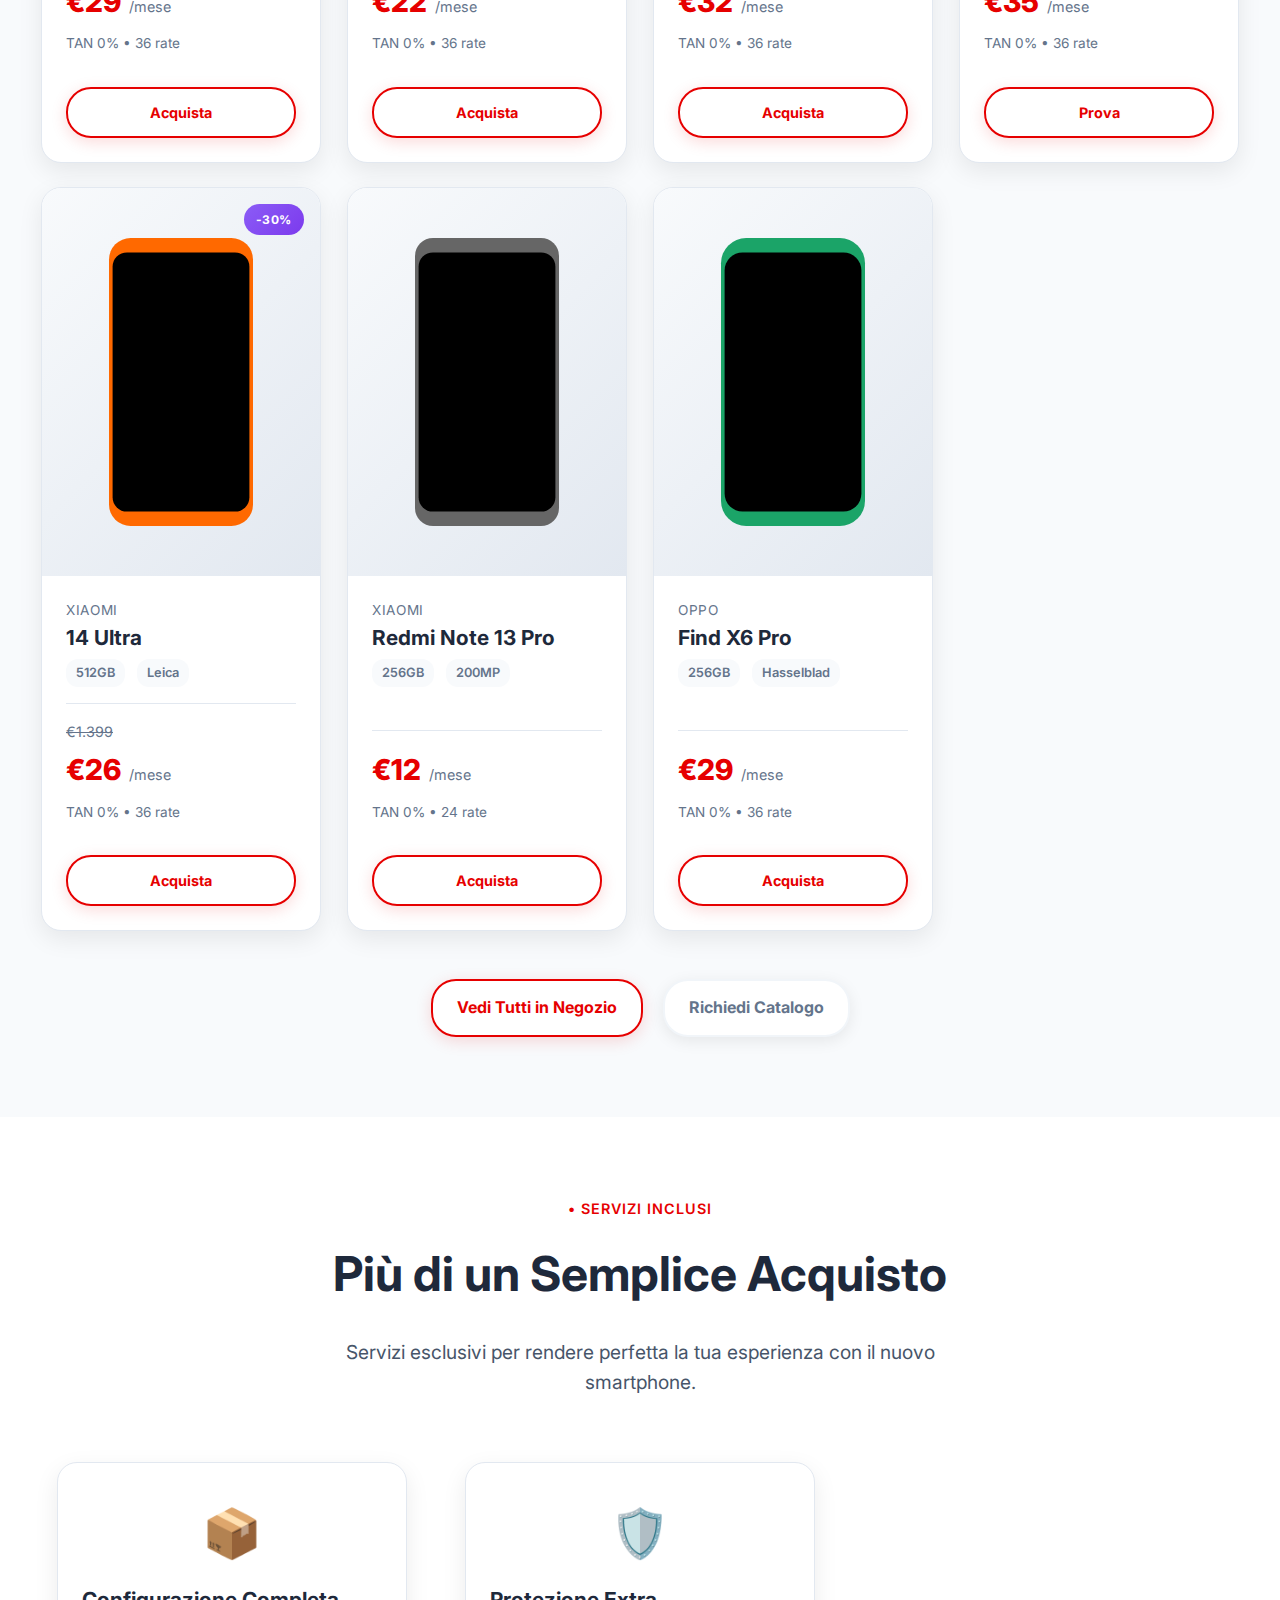
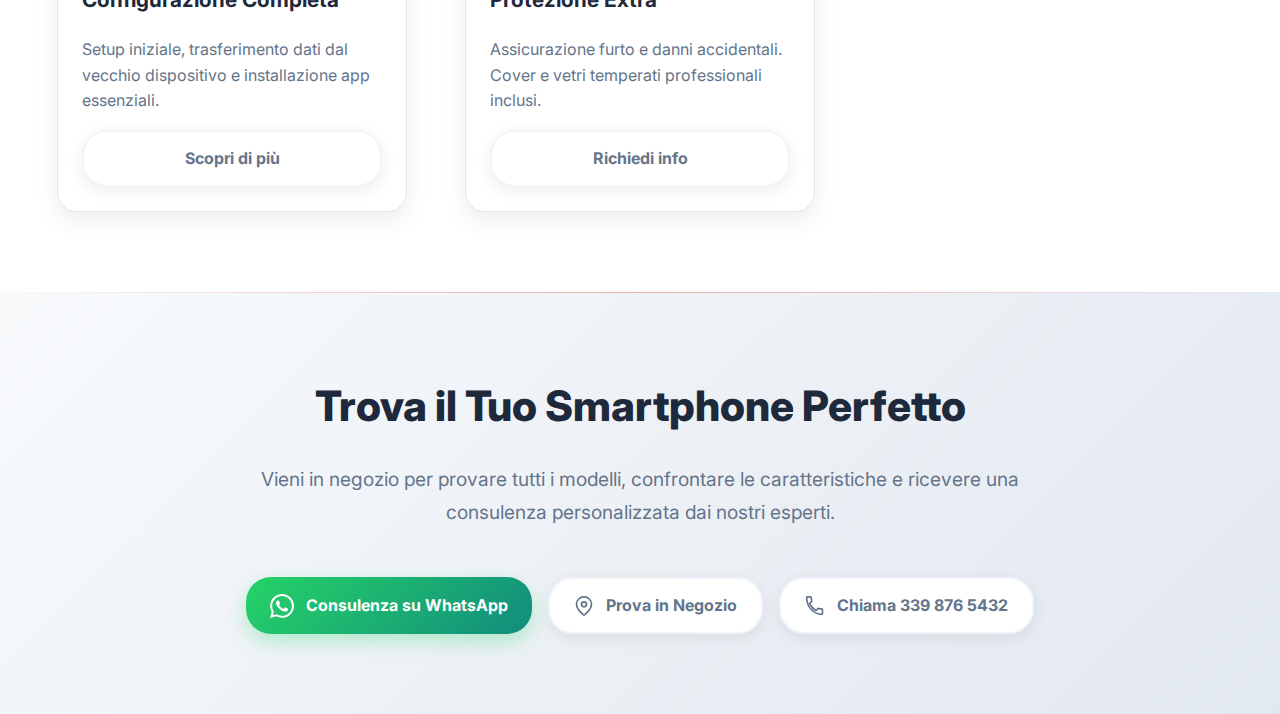
<file: smartphone.html>
<!DOCTYPE html>
<html lang="it">
<head>
  <meta charset="UTF-8">
  <meta name="viewport" content="width=device-width, initial-scale=1">
  <title>Smartphone e Dispositivi Vodafone | Oak Tree Milano</title>
  <meta name="description" content="iPhone 16, Samsung Galaxy S25, Google Pixel e tutti i migliori smartphone. Finanziamento TAN 0%, permuta garantita e attivazione immediata a Milano.">
  <meta name="robots" content="index,follow,max-image-preview:large">
  <link rel="canonical" href="https://oak-tree.com/smartphone.html">

  <!-- Open Graph / Twitter -->
  <meta property="og:site_name" content="Oak Tree">
  <meta property="og:type" content="website">
  <meta property="og:title" content="Smartphone e Dispositivi - Oak Tree">
  <meta property="og:description" content="I migliori smartphone con finanziamento TAN 0% e permuta garantita. iPhone, Samsung, Xiaomi e tanto altro.">
  <meta property="og:url" content="https://oak-tree.com/smartphone.html">
  <meta property="og:image" content="https://via.placeholder.com/1200x630/e60000/ffffff?text=Smartphone+Vodafone">
  <meta name="twitter:card" content="summary_large_image">

  <!-- Icons / PWA basics -->
  <link rel="icon" type="image/x-icon" href="[data-uri]">
  <meta name="theme-color" content="#e60000">

  <!-- Fonts: preconnect + swap -->
  <link rel="preconnect" href="https://fonts.googleapis.com" crossorigin>
  <link rel="preconnect" href="https://fonts.gstatic.com" crossorigin>
  <link rel="stylesheet" href="https://fonts.googleapis.com/css2?family=Inter:wght@300;400;600;700;800&display=swap">

  <style>
    /* Root variables - Vodafone Brand */
    :root{
      --vodafone-red:#e60000;
      --vodafone-dark:#4a4a4a;
      --vodafone-light:#f4f4f4;
      --vodafone-dark-red:#cc0000;
      --vodafone-white:#ffffff;
      --vodafone-black:#000000;
      --silver-gray:#f8fafc;
      --dark-gray:#1e293b;
      --medium-gray:#64748b;
      --light-gray:#e2e8f0;
      --card-radius:20px;
      --card-bd:#e2e8f0;
      --ink:#1e293b;
      --muted:#64748b;
      --ring:#ffe0e0;
      --brand:#e60000;
      --brand-dark:#b30000;
      --gold:#fbbf24;
      --purple:#8b5cf6;
    }

    /* Reset */
    * {
      margin: 0;
      padding: 0;
      box-sizing: border-box;
    }

    /* Evita qualsiasi scroll orizzontale fantasma */
    html, body { 
      overflow-x: hidden; 
    }

    body {
      font-family: 'Inter', -apple-system, BlinkMacSystemFont, sans-serif;
      line-height: 1.6;
      color: var(--vodafone-dark);
      background: var(--vodafone-white);
    }

    /* Breadcrumb */
    .breadcrumb {
      background: var(--silver-gray);
      padding: 1rem 0;
      border-bottom: 1px solid var(--light-gray);
    }

    .breadcrumb-container {
      max-width: 1200px;
      margin-inline: auto;
      padding: 0 24px;
    }

    .breadcrumb-nav {
      display: flex;
      align-items: center;
      gap: 0.5rem;
      font-size: 0.9rem;
      color: var(--muted);
    }

    .breadcrumb-nav a {
      color: var(--brand);
      text-decoration: none;
      transition: color 0.3s ease;
    }

    .breadcrumb-nav a:hover {
      color: var(--brand-dark);
    }

    .breadcrumb-separator {
      color: var(--muted);
      font-weight: 400;
    }

    /* Badge Ufficiale Vodafone */
    .badge-ufficiale {
      background: var(--vodafone-red);
      color: white;
      padding: 8px 16px;
      border-radius: 20px;
      display: inline-flex;
      align-items: center;
      gap: 8px;
      font-weight: 700;
      font-size: 0.95rem;
      margin-bottom: 1.5rem;
      box-shadow: 0 4px 12px rgba(230,0,0,.2);
    }
    
    .badge-ufficiale svg{
      width:20px;
      height:20px;
      color:white;
    }

    /* CTA Primary con design pulito e puntini */
    .cta-primary, .btn-primary {
      background:#fff;
      color:#e60000;
      padding:14px 28px;
      border:2px solid #e60000;
      border-radius:25px;
      font-weight:700;
      cursor:pointer;
      text-decoration:none;
      display:inline-flex;
      align-items:center;
      gap:0.75rem;
      font-size:1.1rem;
      transition:all 0.3s cubic-bezier(0.4, 0, 0.2, 1);
      box-shadow:0 4px 16px rgba(230,0,0,.15);
      position:relative;
      overflow:hidden;
    }
    
    .cta-primary::before, .btn-primary::before{
      content:"";
      position:absolute;
      top:0;
      right:0;
      width:60px;
      height:100%;
      background:
        radial-gradient(circle at 15px 15px, rgba(230,0,0,.15) 2px, transparent 3px),
        radial-gradient(circle at 35px 20px, rgba(230,0,0,.10) 1.5px, transparent 2.5px),
        radial-gradient(circle at 25px 35px, rgba(230,0,0,.12) 2px, transparent 3px),
        radial-gradient(circle at 45px 30px, rgba(230,0,0,.08) 1px, transparent 2px);
      background-size:50px 50px;
      opacity:0;
      transition:opacity .3s ease;
      pointer-events:none;
    }

    .cta-primary:hover, .btn-primary:hover {
      background:#e60000;
      color:#fff;
      transform:translateY(-2px);
      box-shadow:0 8px 25px rgba(230,0,0,.25);
    }
    
    .cta-primary:hover::before, .btn-primary:hover::before{
      opacity:0.6;
    }

    .cta-primary:active, .btn-primary:active {
      transform:translateY(0);
      box-shadow:0 4px 12px rgba(230,0,0,.2);
    }

    /* Buttons con design pulito moderno */
    .btn{
      border-radius:25px;
      padding:14px 24px;
      font-weight:700;
      text-decoration:none;
      display:inline-flex;
      align-items:center;
      gap:.75rem;
      transition:all 0.3s cubic-bezier(0.4, 0, 0.2, 1);
      position:relative;
      overflow:hidden;
      font-size: 1rem;
    }

    .btn-ghost{
      background:#fff;
      border:2px solid #f1f5f9;
      color:#64748b;
      box-shadow:0 4px 16px rgba(0,0,0,.08);
    }

    .btn-ghost:hover{
      border-color:#e60000;
      color:#e60000;
      transform:translateY(-2px);
      box-shadow:0 8px 20px rgba(230,0,0,.15);
    }
    
    .btn-ghost:active{
      transform: translateY(-1px);
      box-shadow:0 4px 12px rgba(0,0,0,.1);
    }

    /* WhatsApp CTA Variant */
    .btn-whatsapp {
      background: linear-gradient(135deg, #25d366, #128c7e);
      color: white;
      border: none;
      box-shadow: 0 8px 20px rgba(37,211,102,.3);
    }

    .btn-whatsapp:hover {
      background: linear-gradient(135deg, #128c7e, #25d366);
      box-shadow: 0 10px 25px rgba(37,211,102,.4);
      color: white;
    }

    /* Phone Card */
    .phone-card {
      background: white;
      border-radius: 20px;
      overflow: hidden;
      box-shadow: 0 8px 24px rgba(0,0,0,.08);
      transition: all 0.3s ease;
      position: relative;
      border: 1px solid var(--light-gray);
      height: 100%;
      display: flex;
      flex-direction: column;
    }

    .phone-card:hover {
      transform: translateY(-5px);
      box-shadow: 0 16px 40px rgba(230,0,0,.15);
      border-color: rgba(230,0,0,.2);
    }

    .phone-image-wrapper {
      position: relative;
      background: linear-gradient(135deg, #f8fafc 0%, #e2e8f0 100%);
      padding: 2rem;
      min-height: 280px;
      display: flex;
      align-items: center;
      justify-content: center;
    }

    .phone-badge {
      position: absolute;
      top: 16px;
      right: 16px;
      background: var(--brand);
      color: white;
      padding: 6px 12px;
      border-radius: 20px;
      font-size: 0.75rem;
      font-weight: 700;
      letter-spacing: 0.05em;
      text-transform: uppercase;
    }

    .phone-badge.new {
      background: linear-gradient(135deg, var(--gold), #f59e0b);
    }

    .phone-badge.promo {
      background: linear-gradient(135deg, var(--purple), #7c3aed);
    }

    .phone-image {
      width: 180px;
      height: auto;
      object-fit: contain;
    }

    .phone-details {
      padding: 1.5rem;
      display: flex;
      flex-direction: column;
      flex-grow: 1;
    }

    .phone-brand {
      font-size: 0.85rem;
      color: var(--muted);
      text-transform: uppercase;
      letter-spacing: 0.05em;
      margin-bottom: 0.25rem;
    }

    .phone-model {
      font-size: 1.3rem;
      font-weight: 700;
      color: var(--ink);
      margin-bottom: 0.5rem;
      line-height: 1.2;
    }

    .phone-specs {
      display: flex;
      gap: 0.75rem;
      margin-bottom: 1rem;
      flex-wrap: wrap;
    }

    .spec-badge {
      background: var(--silver-gray);
      padding: 4px 10px;
      border-radius: 12px;
      font-size: 0.8rem;
      color: var(--muted);
      font-weight: 600;
    }

    .phone-pricing {
      border-top: 1px solid var(--light-gray);
      padding-top: 1rem;
      margin-top: auto;
    }

    .price-original {
      font-size: 0.9rem;
      color: var(--muted);
      text-decoration: line-through;
      margin-bottom: 0.25rem;
    }

    .price-current {
      display: flex;
      align-items: baseline;
      gap: 0.5rem;
      margin-bottom: 0.5rem;
    }

    .price-amount {
      font-size: 1.8rem;
      font-weight: 800;
      color: var(--brand);
    }

    .price-period {
      font-size: 0.9rem;
      color: var(--muted);
    }

    .price-info {
      font-size: 0.85rem;
      color: var(--muted);
      margin-bottom: 1rem;
    }

    .phone-actions {
      display: flex;
      gap: 0.75rem;
      margin-top: 1rem;
    }

    .phone-actions .btn {
      flex: 1;
      justify-content: center;
      padding: 12px 16px;
      font-size: 0.9rem;
    }

    /* Filter Section */
    .filter-section {
      background: var(--silver-gray);
      padding: 1.5rem 0;
      border-bottom: 1px solid var(--light-gray);
      position: sticky;
      top: 86px;
      z-index: 100;
      backdrop-filter: blur(10px);
    }

    .filter-container {
      max-width: 1200px;
      margin-inline: auto;
      padding: 0 24px;
    }

    .filter-row {
      display: flex;
      gap: 1rem;
      align-items: center;
      flex-wrap: wrap;
    }

    .filter-btn {
      background: white;
      border: 1px solid var(--light-gray);
      padding: 8px 16px;
      border-radius: 20px;
      font-size: 0.9rem;
      font-weight: 600;
      color: var(--muted);
      cursor: pointer;
      transition: all 0.3s ease;
      white-space: nowrap;
    }

    .filter-btn:hover {
      border-color: var(--brand);
      color: var(--brand);
      background: rgba(230,0,0,0.05);
    }

    .filter-btn.active {
      background: var(--brand);
      color: white;
      border-color: var(--brand);
    }

    /* Navigation */
    .brand-ribbon{
      position:fixed;
      inset:0 0 auto 0;
      height:6px;
      z-index:1200;
      background: linear-gradient(90deg,#e60000 0%, #ff3b30 35%, #e60000 70%, #b30000 100%);
      box-shadow:0 6px 20px rgba(230,0,0,.25);
    }
    
    .navbar{
      position:fixed;
      top:6px;
      width:100%;
      background:rgba(255,255,255,.95);
      backdrop-filter:blur(20px);
      z-index:1000;
      transition:all 0.3s cubic-bezier(0.4, 0, 0.2, 1);
      border-bottom:1px solid var(--card-bd);
    }
    
    .navbar.scrolled{
      background:rgba(255,255,255,.98);
      box-shadow:0 8px 24px rgba(0,0,0,.06);
    }

    .nav-container{
      max-width:1200px;
      margin-inline:auto;
      display:flex;
      justify-content:space-between;
      align-items:center;
      padding:0.8rem 24px;
      gap:2rem;
    }

    .logo{
      font-size:1.8rem;
      font-weight:700;
      background:linear-gradient(135deg, #e60000, #ff3333);
      -webkit-background-clip:text;
      -webkit-text-fill-color:transparent;
      background-clip:text;
      text-decoration:none;
      display:flex;
      align-items:center;
      gap:0.5rem;
      filter:drop-shadow(0 2px 8px rgba(230,0,0,.3));
      transition:all 0.3s ease;
      flex-shrink:0;
    }

    .nav-menu{
      display:flex;
      list-style:none;
      gap:0.8rem;
      align-items:center;
      margin:0;
      padding:0;
      flex-wrap:wrap;
    }

    .nav-link{
      text-decoration:none;
      color:#1e293b;
      font-weight:600;
      position:relative;
      transition:all 0.3s ease;
      padding:0.6rem 0.8rem;
      border-radius:8px;
      font-size:0.9rem;
      white-space:nowrap;
      background-image: linear-gradient(#e60000,#e60000);
      background-repeat: no-repeat;
      background-size: 0% 2px;
      background-position: 50% 100%;
    }

    .nav-link:hover{
      color:#e60000;
      transform:translateY(-1px);
      background-size: 80% 2px;
      background-color:rgba(230,0,0,0.05);
    }

    .nav-link.active {
      color:#e60000;
      background-size: 80% 2px;
      background-color:rgba(230,0,0,0.1);
    }

    /* Mobile menu */
    .mobile-menu-btn{
      display:none;
      flex-direction:column;
      cursor:pointer;
      padding:0.5rem;
      z-index:1001;
    }

    .hamburger-line{
      width:25px;
      height:3px;
      background:var(--vodafone-red);
      margin:3px 0;
      transition:all 0.3s ease;
      border-radius:3px;
    }

    .mobile-menu{
      display:none;
      position:fixed;
      top:80px;
      left:0;
      right:0;
      max-height:calc(100vh - 80px);
      background:rgba(255,255,255,.98);
      backdrop-filter:blur(20px);
      border-top:1px solid var(--card-bd);
      padding:2rem;
      z-index:999;
      overflow-y:auto;
      -webkit-overflow-scrolling:touch;
      box-shadow:0 8px 32px rgba(0,0,0,.15);
    }

    .mobile-menu.active{
      display:block;
    }

    .mobile-nav-links{
      display:flex;
      flex-direction:column;
      gap:0.75rem;
      max-width:400px;
      margin:0 auto;
    }

    .mobile-nav-links .nav-link{
      padding:1rem;
      font-size:1rem;
      margin-bottom:0;
      border-radius:12px;
      display:block;
      text-decoration:none;
      transition:all 0.3s ease;
      text-align:center;
      font-weight:600;
      border:1px solid var(--card-bd);
      background:#fff;
      color:#1e293b;
    }

    .mobile-nav-links .nav-link:hover{
      background:#fef2f2;
      border-color:#e60000;
      color:#e60000;
    }

    .mobile-nav-links .nav-link.active{
      background:#fef2f2;
      border-color:#e60000;
      color:#e60000;
    }

    /* Page Header */
    .page-header {
      background: linear-gradient(135deg, #f8fafc 0%, #ffffff 100%);
      padding: 120px 24px 60px;
      position: relative;
      overflow: hidden;
    }

    .page-header::before {
      content: "";
      position: absolute;
      inset: 0;
      background: 
        radial-gradient(60% 40% at 30% 70%, rgba(230,0,0,.08), transparent 60%),
        conic-gradient(from 45deg at 80% 20%, rgba(230,0,0,.12), transparent 45% 75%, rgba(230,0,0,.06));
      pointer-events: none;
    }

    .page-header-container {
      max-width: 1200px;
      margin-inline: auto;
      position: relative;
      z-index: 2;
    }

    .page-title {
      font-size: clamp(2.5rem, 6vw, 4rem);
      font-weight: 800;
      color: var(--ink);
      margin-bottom: 1rem;
      line-height: 1.1;
    }

    .page-subtitle {
      font-size: clamp(1.1rem, 2.5vw, 1.5rem);
      color: var(--muted);
      margin-bottom: 2rem;
      max-width: 60ch;
    }

    .page-stats {
      display: grid;
      grid-template-columns: repeat(auto-fit, minmax(150px, 1fr));
      gap: 1.5rem;
      margin-top: 2.5rem;
      max-width: 600px;
    }

    .stat-item {
      text-align: center;
      padding: 1.5rem 1rem;
      background: rgba(255,255,255,0.8);
      border: 1px solid var(--light-gray);
      border-radius: 16px;
      box-shadow: 0 4px 12px rgba(0,0,0,.08);
      transition: all 0.3s ease;
    }

    .stat-item:hover {
      transform: translateY(-2px);
      box-shadow: 0 8px 20px rgba(230,0,0,.12);
      border-color: rgba(230,0,0,.3);
    }

    .stat-number {
      display: block;
      font-size: 1.8rem;
      font-weight: 800;
      color: var(--brand);
      margin-bottom: 0.5rem;
    }

    .stat-label {
      font-size: 0.9rem;
      color: var(--muted);
      font-weight: 600;
      text-transform: uppercase;
      letter-spacing: 0.05em;
    }

    /* Section styles */
    .section {
      padding: 5rem 24px;
    }

    .section-container {
      max-width: 1200px;
      margin-inline: auto;
    }

    .section-header {
      text-align: center;
      margin-bottom: 4rem;
    }

    .section-tag {
      font-size: 0.9rem;
      font-weight: 600;
      color: var(--vodafone-red);
      text-transform: uppercase;
      letter-spacing: 1px;
      margin-bottom: 1rem;
    }

    .section-title {
      font-size: clamp(2rem, 5vw, 3rem);
      font-weight: 700;
      margin-bottom: 1.5rem;
      color: var(--ink);
    }

    .section-subtitle {
      font-size: 1.2rem;
      color: #475569;
      max-width: 600px;
      margin: 0 auto;
    }

    /* Grid generica */
    .grid{
      display:grid;
      gap:1.5rem;
      grid-template-columns: repeat(12, minmax(0,1fr));
      max-width:100%;
      align-items: stretch;
    }
    
    .grid-3 > *{
      grid-column: span 4;
      width:100%;
      max-width:350px;
      justify-self: center;
    }

    .grid-4 > *{
      grid-column: span 3;
      width:100%;
      max-width:280px;
      justify-self: center;
    }
    
    @media (max-width:1024px){
      .grid-3 > *, .grid-4 > *{
        grid-column: span 6;
        max-width:380px;
      }
    }
    
    @media (max-width:640px){
      .grid{
        gap:1.25rem;
      }
      .grid-3 > *, .grid-4 > *{
        grid-column: span 12;
        max-width:100%;
        width:100%;
      }
    }

    /* Promo Banner */
    .promo-banner {
      background: linear-gradient(135deg, var(--brand) 0%, var(--brand-dark) 100%);
      color: white;
      padding: 3rem 2rem;
      border-radius: 24px;
      text-align: center;
      margin-bottom: 4rem;
      position: relative;
      overflow: hidden;
    }

    .promo-banner::before {
      content: "";
      position: absolute;
      inset: 0;
      background: 
        radial-gradient(circle at 20% 50%, rgba(255,255,255,0.1) 0%, transparent 50%),
        radial-gradient(circle at 80% 50%, rgba(255,255,255,0.05) 0%, transparent 50%);
      pointer-events: none;
    }

    .promo-title {
      font-size: clamp(1.8rem, 4vw, 2.5rem);
      font-weight: 800;
      margin-bottom: 1rem;
      position: relative;
      z-index: 1;
    }

    .promo-subtitle {
      font-size: 1.2rem;
      margin-bottom: 2rem;
      opacity: 0.95;
      position: relative;
      z-index: 1;
    }

    /* CTA Section */
    .cta-section{
      background: linear-gradient(135deg, #f8fafc 0%, #e2e8f0 100%);
      padding:5rem 24px;
      position:relative;
      overflow:hidden;
    }

    .cta-section::before{
      content:"";
      position:absolute;
      inset:0 0 auto 0;
      height:1px;
      background:linear-gradient(90deg, transparent, rgba(230,0,0,.3), transparent);
    }

    .cta-container{
      max-width:800px;
      margin:0 auto;
      text-align:center;
    }

    .cta-title{
      font-size:clamp(28px,4vw,42px);
      font-weight:800;
      color:#1e293b;
      margin-bottom:1.5rem;
    }

    .cta-subtitle{
      font-size:1.2rem;
      color:#64748b;
      margin-bottom:3rem;
      line-height:1.7;
    }

    .cta-buttons{
      display:flex;
      flex-wrap:wrap;
      gap:1rem;
      justify-content:center;
    }

    /* WhatsApp Button */
    .whatsapp-btn{
      position:fixed;
      bottom:30px;
      right:30px;
      width:65px;
      height:65px;
      background:#25d366;
      border-radius:50%;
      display:flex;
      align-items:center;
      justify-content:center;
      color:white;
      text-decoration:none;
      font-size:1.8rem;
      box-shadow:0 8px 25px rgba(37,211,102,0.4);
      z-index:1000;
      transition:all 0.3s ease;
    }

    .whatsapp-btn:hover{
      transform:scale(1.15);
      box-shadow:0 15px 45px rgba(37,211,102,0.8);
      color: white;
    }

    /* Mobile optimizations */
    @media (max-width:768px){
      .filter-section {
        top: 80px;
      }

      .filter-row {
        gap: 0.5rem;
      }

      .filter-btn {
        padding: 6px 12px;
        font-size: 0.85rem;
      }

      .phone-card {
        max-width: 100%;
      }

      .phone-image {
        width: 140px;
      }

      .phone-model {
        font-size: 1.1rem;
      }

      .price-amount {
        font-size: 1.5rem;
      }

      .nav-container{
        padding:0.8rem 16px;
        gap:1rem;
      }
      .logo{
        font-size:1.5rem;
      }

      .nav-menu{
        display:none;
      }
      .mobile-menu-btn{
        display:flex;
      }

      .page-header {
        padding: 100px 16px 40px;
      }

      .page-stats {
        grid-template-columns: repeat(3, 1fr);
        gap: 1rem;
      }

      .stat-item {
        padding: 1.2rem 0.8rem;
      }

      .stat-number {
        font-size: 1.4rem;
      }

      .section {
        padding: 3rem 16px;
      }

      .whatsapp-btn{
        width:60px;
        height:60px;
        font-size:1.6rem;
        bottom:20px;
        right:20px;
      }

      .mobile-menu-btn.active .hamburger-line:nth-child(1){
        transform:rotate(-45deg) translate(-5px,6px);
      }
      .mobile-menu-btn.active .hamburger-line:nth-child(2){
        opacity:0;
      }
      .mobile-menu-btn.active .hamburger-line:nth-child(3){
        transform:rotate(45deg) translate(-5px,-6px);
      }

      .cta-buttons{
        flex-direction:column;
        align-items:stretch;
        gap:1.5rem;
      }
    }

    @media (max-width:480px){
      .page-stats{
        grid-template-columns:repeat(3,1fr);
        gap:0.5rem;
      }
      
      .stat-item{
        padding:1rem 0.6rem;
      }
      
      .stat-number{
        font-size:1.2rem;
        font-weight:800;
      }
      
      .stat-label{
        font-size:0.7rem;
        line-height:1.2;
      }
    }

    /* Skip link accessibility */
    .skip-link:focus{
      position:absolute;
      left:12px;
      top:12px;
      background:#fff;
      border:2px solid #e60000;
      padding:8px 12px;
      border-radius:10px;
      z-index:2000;
      text-decoration:none;
      color:#e60000;
      font-weight:600;
    }

    /* Focus styles accessibili */
    :where(a,button,[tabindex]):focus-visible{
      outline:3px solid rgba(230,0,0,.55);
      outline-offset:3px;
      border-radius:12px;
    }

    /* Animations */
    @media (prefers-reduced-motion: no-preference){
      .whatsapp-btn{
        animation:whatsappPulse 3s ease-in-out infinite;
      }
    }
    
    @keyframes whatsappPulse{
      0%,100%{
        transform:scale(1);
        box-shadow:0 8px 25px rgba(37,211,102,0.4);
      }
      50%{
        transform:scale(1.05);
        box-shadow:0 12px 35px rgba(37,211,102,0.6);
      }
    }

    @keyframes fadeInUp {
      from {
        opacity: 0;
        transform: translateY(30px);
      }
      to {
        opacity: 1;
        transform: translateY(0);
      }
    }

    .animate-in {
      animation: fadeInUp 0.6s ease-out forwards;
    }
  </style>

  <!-- JSON-LD: BreadcrumbList + Product -->
  <script type="application/ld+json">
  {
    "@context": "https://schema.org",
    "@type": "BreadcrumbList",
    "itemListElement": [{
      "@type": "ListItem",
      "position": 1,
      "name": "Home",
      "item": "https://oak-tree.com/"
    },{
      "@type": "ListItem",
      "position": 2,
      "name": "Smartphone",
      "item": "https://oak-tree.com/smartphone.html"
    }]
  }
  </script>
</head>
<body>
    <!-- Skip link for accessibility -->
    <a href="#main-content" class="skip-link" style="position:absolute;left:-9999px;">Salta ai contenuti</a>
    
    <!-- Brand ribbon -->
    <div class="brand-ribbon"></div>

    <!-- Navigation -->
    <nav class="navbar" id="navbar">
        <div class="nav-container">
            <a href="index.html" class="logo">
                <span style="font-size:1.8rem;filter:drop-shadow(0 2px 8px rgba(230,0,0,.3));">🌳</span>
                <span style="background:linear-gradient(135deg, #e60000, #ff3333);-webkit-background-clip:text;-webkit-text-fill-color:transparent;background-clip:text;">Oak Tree</span>
            </a>
            
            <ul class="nav-menu" id="navMenu">
                <li><a href="privati.html" class="nav-link">Privati</a></li>
                <li><a href="business.html" class="nav-link">Business</a></li>
                <li><a href="servizi.html" class="nav-link">Servizi</a></li>
                <li><a href="smartphone.html" class="nav-link active">Smartphone</a></li>
                <li><a href="chi-siamo.html" class="nav-link">Chi Siamo</a></li>
                <li><a href="lavora-con-noi.html" class="nav-link">Lavora con Noi</a></li>
                <li><a href="negozi.html" class="nav-link">I Nostri Negozi</a></li>
                <li><a href="contatti.html" class="nav-link">Contatti</a></li>
            </ul>
            
            <div class="mobile-menu-btn" id="mobileMenuBtn" aria-controls="mobileMenu" aria-expanded="false">
                <div class="hamburger-line"></div>
                <div class="hamburger-line"></div>
                <div class="hamburger-line"></div>
            </div>
        </div>
        
        <div class="mobile-menu" id="mobileMenu">
            <div class="mobile-nav-links">
                <a href="privati.html" class="nav-link">Privati & Famiglia</a>
                <a href="business.html" class="nav-link">Business & P.IVA</a>
                <a href="servizi.html" class="nav-link">Servizi & Assistenza</a>
                <a href="smartphone.html" class="nav-link active">Smartphone</a>
                <a href="chi-siamo.html" class="nav-link">Chi Siamo</a>
                <a href="lavora-con-noi.html" class="nav-link">Lavora con Noi</a>
                <a href="negozi.html" class="nav-link">I Nostri Negozi</a>
                <a href="contatti.html" class="nav-link">Contatti</a>
            </div>
        </div>
    </nav>

    <!-- Breadcrumb -->
    <div class="breadcrumb">
        <div class="breadcrumb-container">
            <nav class="breadcrumb-nav" aria-label="Breadcrumb">
                <a href="index.html">Home</a>
                <span class="breadcrumb-separator">›</span>
                <span>Smartphone</span>
            </nav>
        </div>
    </div>

    <!-- Page Header -->
    <header class="page-header">
        <div class="page-header-container">
            <div class="badge-ufficiale">
                <svg width="20" height="20" viewBox="0 0 24 24" fill="none" stroke="currentColor" stroke-width="2" stroke-linecap="round" stroke-linejoin="round">
                    <rect width="14" height="20" x="5" y="2" rx="2" ry="2"/>
                    <path d="M12 18h.01"/>
                </svg>
                <span>Rivenditore Autorizzato</span>
            </div>
            
            <h1 class="page-title">Smartphone & <span style="color:#e60000">Dispositivi</span></h1>
            <p class="page-subtitle">
                iPhone 16, Samsung Galaxy S25, Google Pixel e tutti i top di gamma. 
                Finanziamento TAN 0%, permuta garantita e attivazione immediata.
            </p>

            <div class="page-stats">
                <div class="stat-item">
                    <span class="stat-number">TAN 0%</span>
                    <span class="stat-label">Finanziamento</span>
                </div>
                <div class="stat-item">
                    <span class="stat-number">€500</span>
                    <span class="stat-label">Max permuta</span>
                </div>
                <div class="stat-item">
                    <span class="stat-number">24h</span>
                    <span class="stat-label">Consegna</span>
                </div>
            </div>
        </div>
    </header>

    <!-- Main Content -->
    <main id="main-content">
        <!-- Filter Section -->
        <div class="filter-section">
            <div class="filter-container">
                <div class="filter-row">
                    <button class="filter-btn active" data-filter="all">Tutti</button>
                    <button class="filter-btn" data-filter="apple">Apple</button>
                    <button class="filter-btn" data-filter="samsung">Samsung</button>
                    <button class="filter-btn" data-filter="google">Google</button>
                    <button class="filter-btn" data-filter="xiaomi">Xiaomi</button>
                    <button class="filter-btn" data-filter="oppo">OPPO</button>
                    <button class="filter-btn" data-filter="promo">In Promozione</button>
                </div>
            </div>
        </div>

        <!-- Top Smartphone Section -->
        <section class="section" style="padding-top: 3rem;">
            <div class="section-container">
                <div class="section-header">
                    <div class="section-tag">• NOVITÀ 2025</div>
                    <h2 class="section-title">I Più Desiderati</h2>
                    <p class="section-subtitle">
                        Gli ultimi modelli appena arrivati con le migliori offerte 
                        e finanziamenti esclusivi per i clienti Vodafone.
                    </p>
                </div>

                <div class="grid grid-3">
                    <article class="phone-card" data-category="apple">
                        <div class="phone-image-wrapper">
                            <span class="phone-badge new">NUOVO</span>
                            <svg class="phone-image" viewBox="0 0 100 180" fill="none" xmlns="http://www.w3.org/2000/svg">
                                <rect x="10" y="10" width="80" height="160" rx="12" fill="#1a1a1a"/>
                                <rect x="12" y="20" width="76" height="140" rx="8" fill="#000"/>
                                <circle cx="50" cy="15" r="2" fill="#333"/>
                                <rect x="45" y="165" width="10" height="1" rx="0.5" fill="#666"/>
                            </svg>
                        </div>
                        <div class="phone-details">
                            <div class="phone-brand">Apple</div>
                            <h3 class="phone-model">iPhone 16 Pro Max</h3>
                            <div class="phone-specs">
                                <span class="spec-badge">256GB</span>
                                <span class="spec-badge">A18 Pro</span>
                                <span class="spec-badge">48MP</span>
                            </div>
                            <div class="phone-pricing">
                                <div class="price-original">€1.499</div>
                                <div class="price-current">
                                    <span class="price-amount">€42</span>
                                    <span class="price-period">/mese</span>
                                </div>
                                <div class="price-info">TAN 0% • 36 rate • Permuta inclusa</div>
                            </div>
                            <div class="phone-actions">
                                <a href="contatti.html" class="btn btn-primary">Acquista</a>
                                <a href="https://wa.me/393398765432?text=Ciao!%20Vorrei%20informazioni%20su%20iPhone%2016%20Pro%20Max." class="btn btn-ghost">Info</a>
                            </div>
                        </div>
                    </article>

                    <article class="phone-card" data-category="samsung">
                        <div class="phone-image-wrapper">
                            <span class="phone-badge promo">-20%</span>
                            <svg class="phone-image" viewBox="0 0 100 180" fill="none" xmlns="http://www.w3.org/2000/svg">
                                <rect x="10" y="10" width="80" height="160" rx="10" fill="#e0e0e0"/>
                                <rect x="12" y="15" width="76" height="150" rx="8" fill="#000"/>
                                <circle cx="50" cy="12" r="1.5" fill="#666"/>
                            </svg>
                        </div>
                        <div class="phone-details">
                            <div class="phone-brand">Samsung</div>
                            <h3 class="phone-model">Galaxy S25 Ultra</h3>
                            <div class="phone-specs">
                                <span class="spec-badge">512GB</span>
                                <span class="spec-badge">S Pen</span>
                                <span class="spec-badge">200MP</span>
                            </div>
                            <div class="phone-pricing">
                                <div class="price-original">€1.599</div>
                                <div class="price-current">
                                    <span class="price-amount">€39</span>
                                    <span class="price-period">/mese</span>
                                </div>
                                <div class="price-info">TAN 0% • 36 rate • Galaxy Buds gratis</div>
                            </div>
                            <div class="phone-actions">
                                <a href="contatti.html" class="btn btn-primary">Acquista</a>
                                <a href="https://wa.me/393398765432?text=Ciao!%20Vorrei%20informazioni%20su%20Galaxy%20S25%20Ultra." class="btn btn-ghost">Info</a>
                            </div>
                        </div>
                    </article>

                    <article class="phone-card" data-category="google">
                        <div class="phone-image-wrapper">
                            <span class="phone-badge">5G</span>
                            <svg class="phone-image" viewBox="0 0 100 180" fill="none" xmlns="http://www.w3.org/2000/svg">
                                <rect x="10" y="10" width="80" height="160" rx="14" fill="#f0f0f0"/>
                                <rect x="12" y="18" width="76" height="144" rx="10" fill="#000"/>
                                <rect x="45" y="12" width="10" height="3" rx="1.5" fill="#999"/>
                            </svg>
                        </div>
                        <div class="phone-details">
                            <div class="phone-brand">Google</div>
                            <h3 class="phone-model">Pixel 9 Pro</h3>
                            <div class="phone-specs">
                                <span class="spec-badge">256GB</span>
                                <span class="spec-badge">Tensor G4</span>
                                <span class="spec-badge">AI Magic</span>
                            </div>
                            <div class="phone-pricing">
                                <div class="price-original">€1.099</div>
                                <div class="price-current">
                                    <span class="price-amount">€28</span>
                                    <span class="price-period">/mese</span>
                                </div>
                                <div class="price-info">TAN 0% • 36 rate • VPN 1 anno gratis</div>
                            </div>
                            <div class="phone-actions">
                                <a href="contatti.html" class="btn btn-primary">Acquista</a>
                                <a href="negozi.html" class="btn btn-ghost">Prova</a>
                            </div>
                        </div>
                    </article>
                </div>
            </div>
        </section>

        <!-- Promo Banner -->
        <section class="section" style="padding: 2rem 24px;">
            <div class="section-container">
                <div class="promo-banner">
                    <h2 class="promo-title">🎁 Promo Natale Extended</h2>
                    <p class="promo-subtitle">
                        Fino al 31 gennaio: ZERO anticipo + prima rata GRATIS + accessori al 50%
                    </p>
                    <a href="https://wa.me/393398765432?text=Ciao!%20Vorrei%20informazioni%20sulla%20promo%20Natale%20Extended." class="btn btn-whatsapp">
                        Richiedi su WhatsApp
                    </a>
                </div>
            </div>
        </section>

        <!-- All Smartphones Section -->
        <section class="section" style="background: #f8fafc;">
            <div class="section-container">
                <div class="section-header">
                    <div class="section-tag">• TUTTI GLI SMARTPHONE</div>
                    <h2 class="section-title">Catalogo Completo</h2>
                    <p class="section-subtitle">
                        Oltre 50 modelli disponibili in negozio e online. 
                        Trova il dispositivo perfetto per le tue esigenze.
                    </p>
                </div>

                <div class="grid grid-4">
                    <!-- iPhone Series -->
                    <article class="phone-card" data-category="apple">
                        <div class="phone-image-wrapper">
                            <svg class="phone-image" viewBox="0 0 100 180" fill="none" xmlns="http://www.w3.org/2000/svg">
                                <rect x="10" y="10" width="80" height="160" rx="12" fill="#2c2c2c"/>
                                <rect x="12" y="20" width="76" height="140" rx="8" fill="#000"/>
                            </svg>
                        </div>
                        <div class="phone-details">
                            <div class="phone-brand">Apple</div>
                            <h3 class="phone-model">iPhone 16</h3>
                            <div class="phone-specs">
                                <span class="spec-badge">128GB</span>
                                <span class="spec-badge">A18</span>
                            </div>
                            <div class="phone-pricing">
                                <div class="price-current">
                                    <span class="price-amount">€29</span>
                                    <span class="price-period">/mese</span>
                                </div>
                                <div class="price-info">TAN 0% • 36 rate</div>
                            </div>
                            <div class="phone-actions">
                                <a href="contatti.html" class="btn btn-primary">Acquista</a>
                            </div>
                        </div>
                    </article>

                    <article class="phone-card" data-category="apple">
                        <div class="phone-image-wrapper">
                            <span class="phone-badge promo">BEST PRICE</span>
                            <svg class="phone-image" viewBox="0 0 100 180" fill="none" xmlns="http://www.w3.org/2000/svg">
                                <rect x="10" y="10" width="80" height="160" rx="12" fill="#fff"/>
                                <rect x="12" y="20" width="76" height="140" rx="8" fill="#000"/>
                            </svg>
                        </div>
                        <div class="phone-details">
                            <div class="phone-brand">Apple</div>
                            <h3 class="phone-model">iPhone 15</h3>
                            <div class="phone-specs">
                                <span class="spec-badge">128GB</span>
                                <span class="spec-badge">A16</span>
                            </div>
                            <div class="phone-pricing">
                                <div class="price-original">€979</div>
                                <div class="price-current">
                                    <span class="price-amount">€22</span>
                                    <span class="price-period">/mese</span>
                                </div>
                                <div class="price-info">TAN 0% • 36 rate</div>
                            </div>
                            <div class="phone-actions">
                                <a href="contatti.html" class="btn btn-primary">Acquista</a>
                            </div>
                        </div>
                    </article>

                    <!-- Samsung Series -->
                    <article class="phone-card" data-category="samsung">
                        <div class="phone-image-wrapper">
                            <svg class="phone-image" viewBox="0 0 100 180" fill="none" xmlns="http://www.w3.org/2000/svg">
                                <rect x="10" y="10" width="80" height="160" rx="10" fill="#3a3a3a"/>
                                <rect x="12" y="15" width="76" height="150" rx="8" fill="#000"/>
                            </svg>
                        </div>
                        <div class="phone-details">
                            <div class="phone-brand">Samsung</div>
                            <h3 class="phone-model">Galaxy S25+</h3>
                            <div class="phone-specs">
                                <span class="spec-badge">256GB</span>
                                <span class="spec-badge">AI</span>
                            </div>
                            <div class="phone-pricing">
                                <div class="price-current">
                                    <span class="price-amount">€32</span>
                                    <span class="price-period">/mese</span>
                                </div>
                                <div class="price-info">TAN 0% • 36 rate</div>
                            </div>
                            <div class="phone-actions">
                                <a href="contatti.html" class="btn btn-primary">Acquista</a>
                            </div>
                        </div>
                    </article>

                    <article class="phone-card" data-category="samsung">
                        <div class="phone-image-wrapper">
                            <span class="phone-badge">PIEGHEVOLE</span>
                            <svg class="phone-image" viewBox="0 0 100 180" fill="none" xmlns="http://www.w3.org/2000/svg">
                                <rect x="15" y="40" width="70" height="100" rx="8" fill="#8b5cf6"/>
                                <rect x="17" y="45" width="66" height="90" rx="6" fill="#000"/>
                            </svg>
                        </div>
                        <div class="phone-details">
                            <div class="phone-brand">Samsung</div>
                            <h3 class="phone-model">Galaxy Z Flip6</h3>
                            <div class="phone-specs">
                                <span class="spec-badge">256GB</span>
                                <span class="spec-badge">Flex</span>
                            </div>
                            <div class="phone-pricing">
                                <div class="price-current">
                                    <span class="price-amount">€35</span>
                                    <span class="price-period">/mese</span>
                                </div>
                                <div class="price-info">TAN 0% • 36 rate</div>
                            </div>
                            <div class="phone-actions">
                                <a href="negozi.html" class="btn btn-primary">Prova</a>
                            </div>
                        </div>
                    </article>

                    <!-- Xiaomi Series -->
                    <article class="phone-card" data-category="xiaomi">
                        <div class="phone-image-wrapper">
                            <span class="phone-badge promo">-30%</span>
                            <svg class="phone-image" viewBox="0 0 100 180" fill="none" xmlns="http://www.w3.org/2000/svg">
                                <rect x="10" y="10" width="80" height="160" rx="12" fill="#ff6900"/>
                                <rect x="12" y="18" width="76" height="144" rx="8" fill="#000"/>
                            </svg>
                        </div>
                        <div class="phone-details">
                            <div class="phone-brand">Xiaomi</div>
                            <h3 class="phone-model">14 Ultra</h3>
                            <div class="phone-specs">
                                <span class="spec-badge">512GB</span>
                                <span class="spec-badge">Leica</span>
                            </div>
                            <div class="phone-pricing">
                                <div class="price-original">€1.399</div>
                                <div class="price-current">
                                    <span class="price-amount">€26</span>
                                    <span class="price-period">/mese</span>
                                </div>
                                <div class="price-info">TAN 0% • 36 rate</div>
                            </div>
                            <div class="phone-actions">
                                <a href="contatti.html" class="btn btn-primary">Acquista</a>
                            </div>
                        </div>
                    </article>

                    <article class="phone-card" data-category="xiaomi">
                        <div class="phone-image-wrapper">
                            <svg class="phone-image" viewBox="0 0 100 180" fill="none" xmlns="http://www.w3.org/2000/svg">
                                <rect x="10" y="10" width="80" height="160" rx="10" fill="#666"/>
                                <rect x="12" y="18" width="76" height="144" rx="8" fill="#000"/>
                            </svg>
                        </div>
                        <div class="phone-details">
                            <div class="phone-brand">Xiaomi</div>
                            <h3 class="phone-model">Redmi Note 13 Pro</h3>
                            <div class="phone-specs">
                                <span class="spec-badge">256GB</span>
                                <span class="spec-badge">200MP</span>
                            </div>
                            <div class="phone-pricing">
                                <div class="price-current">
                                    <span class="price-amount">€12</span>
                                    <span class="price-period">/mese</span>
                                </div>
                                <div class="price-info">TAN 0% • 24 rate</div>
                            </div>
                            <div class="phone-actions">
                                <a href="contatti.html" class="btn btn-primary">Acquista</a>
                            </div>
                        </div>
                    </article>

                    <!-- OPPO Series -->
                    <article class="phone-card" data-category="oppo">
                        <div class="phone-image-wrapper">
                            <svg class="phone-image" viewBox="0 0 100 180" fill="none" xmlns="http://www.w3.org/2000/svg">
                                <rect x="10" y="10" width="80" height="160" rx="14" fill="#1ba468"/>
                                <rect x="12" y="18" width="76" height="144" rx="10" fill="#000"/>
                            </svg>
                        </div>
                        <div class="phone-details">
                            <div class="phone-brand">OPPO</div>
                            <h3 class="phone-model">Find X6 Pro</h3>
                            <div class="phone-specs">
                                <span class="spec-badge">256GB</span>
                                <span class="spec-badge">Hasselblad</span>
                            </div>
                            <div class="phone-pricing">
                                <div class="price-current">
                                    <span class="price-amount">€29</span>
                                    <span class="price-period">/mese</span>
                                </div>
                                <div class="price-info">TAN 0% • 36 rate</div>
                            </div>
                            <div class="phone-actions">
                                <a href="contatti.html" class="btn btn-primary">Acquista</a>
                            </div>
                        </div>
                    </article>
                </div>

                <div style="text-align: center; margin-top: 3rem;">
                    <a href="negozi.html" class="btn btn-primary">Vedi Tutti in Negozio</a>
                    <a href="https://wa.me/393398765432?text=Ciao!%20Vorrei%20la%20lista%20completa%20degli%20smartphone%20disponibili." class="btn btn-ghost" style="margin-left: 1rem;">Richiedi Catalogo</a>
                </div>
            </div>
        </section>

        <!-- Servizi Section -->
        <section class="section">
            <div class="section-container">
                <div class="section-header">
                    <div class="section-tag">• SERVIZI INCLUSI</div>
                    <h2 class="section-title">Più di un Semplice Acquisto</h2>
                    <p class="section-subtitle">
                        Servizi esclusivi per rendere perfetta la tua esperienza 
                        con il nuovo smartphone.
                    </p>
                </div>

                <div class="grid grid-3">
                    <article class="phone-card">
                        <div class="phone-details" style="padding-top: 2rem;">
                            <div style="font-size: 3rem; text-align: center; margin-bottom: 1rem;">📦</div>
                            <h3 class="phone-model">Configurazione Completa</h3>
                            <p style="color: var(--muted); margin: 1rem 0;">Setup iniziale, trasferimento dati dal vecchio dispositivo e installazione app essenziali.</p>
                            <a href="servizi.html" class="btn btn-ghost" style="width: 100%; justify-content: center;">Scopri di più</a>
                        </div>
                    </article>

                    <article class="phone-card">
                        <div class="phone-details" style="padding-top: 2rem;">
                            <div style="font-size: 3rem; text-align: center; margin-bottom: 1rem;">🛡️</div>
                            <h3 class="phone-model">Protezione Extra</h3>
                            <p style="color: var(--muted); margin: 1rem 0;">Assicurazione furto e danni accidentali. Cover e vetri temperati professionali inclusi.</p>
                            <a href="https://wa.me/393398765432?text=Ciao!%20Vorrei%20informazioni%20sulla%20protezione%20smartphone." class="btn btn-ghost" style="width: 100%; justify-content: center;">Richiedi info</a>
                        </div>
                    </article>
                </div>
            </div>
        </section>

        <!-- CTA Section -->
        <section class="cta-section">
            <div class="cta-container">
                <h2 class="cta-title">Trova il Tuo Smartphone Perfetto</h2>
                <p class="cta-subtitle">
                    Vieni in negozio per provare tutti i modelli, confrontare le caratteristiche 
                    e ricevere una consulenza personalizzata dai nostri esperti.
                </p>
                <div class="cta-buttons">
                    <a href="https://wa.me/393398765432?text=Ciao!%20Vorrei%20una%20consulenza%20per%20scegliere%20lo%20smartphone%20giusto." class="btn btn-whatsapp">
                        <svg xmlns="http://www.w3.org/2000/svg" width="24" height="24" viewBox="0 0 24 24" fill="currentColor">
                            <path d="M17.472 14.382c-.297-.149-1.758-.867-2.03-.967-.273-.099-.471-.149-.67.149-.197.297-.767.966-.94 1.164-.173.199-.347.223-.644.074-.297-.149-1.255-.462-2.39-1.475-.883-.788-1.48-1.761-1.653-2.059-.173-.297-.018-.458.13-.606.134-.133.297-.347.446-.521.151-.172.2-.296.3-.495.099-.198.05-.372-.025-.521-.075-.148-.669-1.611-.916-2.206-.242-.579-.487-.501-.669-.51l-.57-.01c-.198 0-.52.074-.792.372s-1.04 1.016-1.04 2.479 1.065 2.876 1.213 3.074c.149.198 2.095 3.2 5.076 4.487.709.306 1.263.489 1.694.626.712.226 1.36.194 1.872.118.571-.085 1.758-.719 2.006-1.413.248-.695.248-1.29.173-1.414-.074-.123-.272-.198-.57-.347m-5.421 7.403h-.004a9.87 9.87 0 01-5.031-1.378l-.361-.214-3.741.982.998-3.648-.235-.374a9.86 9.86 0 01-1.51-5.26c.001-5.45 4.436-9.884 9.888-9.884 2.64 0 5.122 1.03 6.988 2.898a9.825 9.825 0 012.893 6.994c-.003 5.45-4.437 9.884-9.885 9.884m8.413-18.297A11.815 11.815 0 0012.05 0C5.495 0 .16 5.335.157 11.892c0 2.096.547 4.142 1.588 5.945L.057 24l6.305-1.654a11.882 11.882 0 005.683 1.448h.005c6.554 0 11.89-5.335 11.893-11.893a11.821 11.821 0 00-3.48-8.413Z"/>
                        </svg>
                        Consulenza su WhatsApp
                    </a>
                    <a href="negozi.html" class="btn btn-ghost">
                        <svg width="20" height="20" viewBox="0 0 24 24" fill="none" stroke="currentColor" stroke-width="2" stroke-linecap="round" stroke-linejoin="round">
                            <path d="M21 10c0 7-9 13-9 13s-9-6-9-13a9 9 0 0 1 18 0z"/>
                            <circle cx="12" cy="10" r="3"/>
                        </svg>
                        Prova in Negozio
                    </a>
                    <a href="tel:+393398765432" class="btn btn-ghost">
                        <svg width="20" height="20" viewBox="0 0 24 24" fill="none" stroke="currentColor" stroke-width="2" stroke-linecap="round" stroke-linejoin="round">
                            <path d="M6.62 10.79a15.053 15.053 0 0 0 6.59 6.59l2.2-2.2a1 1 0 0 1 1.01-.24c1.11.37 2.31.57 3.58.57a1 1 0 0 1 1 1V21a1 1 0 0 1-1 1C10.85 22 2 13.15 2 2a1 1 0 0 1 1-1h3.5a1 1 0 0 1 1 1c0 1.27.2 2.47.57 3.58a1 1 0 0 1-.24 1.01l-2.2 2.2z"/>
                        </svg>
                        Chiama 339 876 5432
                    </a>
                </div>
            </div>
        </section>
    </main>

    <!-- WhatsApp Button -->
    <a href="https://wa.me/393398765432?text=Ciao!%20Sono%20interessato%20agli%20smartphone.%20Potreste%20aiutarmi%20a%20scegliere?" class="whatsapp-btn" aria-label="Contattaci su WhatsApp">
        <svg xmlns="http://www.w3.org/2000/svg" width="32" height="32" viewBox="0 0 24 24" fill="currentColor">
            <path d="M17.472 14.382c-.297-.149-1.758-.867-2.03-.967-.273-.099-.471-.149-.67.149-.197.297-.767.966-.94 1.164-.173.199-.347.223-.644.074-.297-.149-1.255-.462-2.39-1.475-.883-.788-1.48-1.761-1.653-2.059-.173-.297-.018-.458.13-.606.134-.133.297-.347.446-.521.151-.172.2-.296.3-.495.099-.198.05-.372-.025-.521-.075-.148-.669-1.611-.916-2.206-.242-.579-.487-.501-.669-.51l-.57-.01c-.198 0-.52.074-.792.372s-1.04 1.016-1.04 2.479 1.065 2.876 1.213 3.074c.149.198 2.095 3.2 5.076 4.487.709.306 1.263.489 1.694.626.712.226 1.36.194 1.872.118.571-.085 1.758-.719 2.006-1.413.248-.695.248-1.29.173-1.414-.074-.123-.272-.198-.57-.347m-5.421 7.403h-.004a9.87 9.87 0 01-5.031-1.378l-.361-.214-3.741.982.998-3.648-.235-.374a9.86 9.86 0 01-1.51-5.26c.001-5.45 4.436-9.884 9.888-9.884 2.64 0 5.122 1.03 6.988 2.898a9.825 9.825 0 012.893 6.994c-.003 5.45-4.437 9.884-9.885 9.884m8.413-18.297A11.815 11.815 0 0012.05 0C5.495 0 .16 5.335.157 11.892c0 2.096.547 4.142 1.588 5.945L.057 24l6.305-1.654a11.882 11.882 0 005.683 1.448h.005c6.554 0 11.89-5.335 11.893-11.893a11.821 11.821 0 00-3.48-8.413Z"/>
        </svg>
    </a>

    <script>
        // JavaScript consolidato per la pagina Smartphone
        const navbar = document.getElementById('navbar');
        const mobileMenuBtn = document.getElementById('mobileMenuBtn');
        const mobileMenu = document.getElementById('mobileMenu');
        
        // Navbar scroll
        window.addEventListener('scroll', function(){
            navbar.classList.toggle('scrolled', window.scrollY > 50);
        });
        
        // Mobile menu con scroll ottimizzato
        function toggleMenu(open){
            const isOpen = open !== undefined ? open : !mobileMenuBtn.classList.contains('active');
            mobileMenuBtn.classList.toggle('active', isOpen);
            mobileMenu.classList.toggle('active', isOpen);
            mobileMenuBtn.setAttribute('aria-expanded', isOpen);
            
            // Gestione scroll semplificata
            if(isOpen) {
                // Blocca solo il body scroll, permetti menu scroll
                document.body.style.overflow = 'hidden';
            } else {
                // Ripristina body scroll
                document.body.style.overflow = '';
            }
        }
        
        if(mobileMenuBtn) {
            mobileMenuBtn.addEventListener('click', function(){
                toggleMenu();
            });
        }
        
        if(mobileMenu) {
            mobileMenu.querySelectorAll('a').forEach(function(a){
                a.addEventListener('click', function(){
                    // Chiudi il menu solo per link interni
                    if(this.getAttribute('href').startsWith('#')){
                        toggleMenu(false);
                    }
                });
            });
        }
        
        // Filter functionality
        const filterBtns = document.querySelectorAll('.filter-btn');
        const phoneCards = document.querySelectorAll('.phone-card[data-category]');
        
        filterBtns.forEach(function(btn) {
            btn.addEventListener('click', function() {
                // Remove active class from all buttons
                filterBtns.forEach(function(b) {
                    b.classList.remove('active');
                });
                
                // Add active class to clicked button
                this.classList.add('active');
                
                // Get filter value
                const filter = this.getAttribute('data-filter');
                
                // Show/hide cards based on filter
                phoneCards.forEach(function(card) {
                    if (filter === 'all' || filter === 'promo') {
                        card.style.display = '';
                    } else {
                        const category = card.getAttribute('data-category');
                        if (category === filter) {
                            card.style.display = '';
                        } else {
                            card.style.display = 'none';
                        }
                    }
                });
            });
        });
        
        // Smooth scroll solo per link interni (che iniziano con #)
        document.querySelectorAll('a[href^="#"]').forEach(function(anchor){
            anchor.addEventListener('click', function(e){
                e.preventDefault();
                const target = document.querySelector(this.getAttribute('href'));
                if(target) {
                    target.scrollIntoView({behavior:'smooth', block:'start'});
                }
            });
        });

        // Animazione statistiche in vista
        const observerOptions = {
            threshold: 0.1,
            rootMargin: '0px 0px -50px 0px'
        };

        const observer = new IntersectionObserver(function(entries) {
            entries.forEach(function(entry) {
                if (entry.isIntersecting) {
                    entry.target.style.animationDelay = Math.random() * 0.3 + 's';
                    entry.target.classList.add('animate-in');
                }
            });
        }, observerOptions);

        // Osserva tutti gli elementi card e stat-item
        document.querySelectorAll('.phone-card, .stat-item').forEach(function(el) {
            observer.observe(el);
        });

        // Smooth scroll per tutti i link interni della pagina
        document.addEventListener('DOMContentLoaded', function() {
            // Evidenzia la pagina corrente nel menu
            const currentPage = window.location.pathname.split('/').pop();
            const navLinks = document.querySelectorAll('.nav-link');
            
            navLinks.forEach(function(link) {
                if (link.getAttribute('href') === currentPage) {
                    link.classList.add('active');
                }
            });
        });
    </script>
</body>
</html>
</file>
<file: css/style.css>
/* Root variables - Vodafone Brand */
    :root{
      --vodafone-red:#e60000;
      --vodafone-dark:#4a4a4a;
      --vodafone-light:#f4f4f4;
      --vodafone-dark-red:#cc0000;
      --vodafone-white:#ffffff;
      --vodafone-black:#000000;
      --silver-gray:#f8fafc;
      --dark-gray:#1e293b;
      --medium-gray:#475569;
      --light-gray:#e2e8f0;
      --card-radius:20px;
      --card-bd:#e2e8f0;
      --ink:#1e293b;
      --muted:#475569;
      --ring:#ffe0e0;
      --brand:#e60000;
      --brand-dark:#b30000;
    }

    /* Reset */
    * {
      margin: 0;
      padding: 0;
      box-sizing: border-box;
    }

    html, body { 
      overflow-x: hidden; 
    }

    body {
      font-family: 'Inter', -apple-system, BlinkMacSystemFont, sans-serif;
      line-height: 1.6;
      color: var(--vodafone-dark);
      background: var(--vodafone-white);
    }

    /* ✅ ACCESSIBILITY: Skip Link */
    .skip-link{
      position:absolute;
      top:-40px;
      left:8px;
      background:#e60000;
      color:#fff;
      padding:10px 16px;
      border-radius:4px;
      text-decoration:none;
      font-weight:600;
      z-index:9999;
      transition:top 0.3s;
    }
    .skip-link:focus{
      top:8px;
      outline:3px solid #ffeb3b;
    }

    /* ✅ ACCESSIBILITY: Focus Visible */
    :focus-visible{
      outline:3px solid rgba(230,0,0,.55);
      outline-offset:3px;
      border-radius:12px;
    }

    /* ✅ MOBILE UX: Tap Targets 48px */
    .btn,.nav-link,.card-cta,.mobile-menu-btn,.whatsapp-btn{
      min-width:48px;
      min-height:48px;
      display:inline-flex;
      align-items:center;
      justify-content:center;
    }

    /* ✅ MOBILE UX: Font Size 16px */
    @media (max-width:768px){
      body,p,li,.card p,.plan ul li{
        font-size:16px!important;
        line-height:1.6;
      }
      .btn,.cta-primary{
        font-size:16px!important;
      }
    }

    /* ✅ ACCESSIBILITY: WCAG AA Contrast */
    .stat-label,.muted,.card p{
      color:#475569;
    }

    /* Badge Ufficiale Vodafone */
    .badge-ufficiale {
      background: var(--vodafone-red);
      color: white;
      padding: 8px 16px;
      border-radius: 20px;
      display: inline-flex;
      align-items: center;
      gap: 8px;
      font-weight: 700;
      font-size: 0.95rem;
      margin-bottom: 1.5rem;
      box-shadow: 0 4px 12px rgba(230,0,0,.2);
    }
    
    .badge-ufficiale svg{
      width:20px;
      height:20px;
      color:white;
    }

    /* CTA Primary com design pulito e puntini */
    .cta-primary {
      background:#fff;
      color:#e60000;
      padding:14px 28px;
      border:2px solid #e60000;
      border-radius:25px;
      font-weight:700;
      cursor:pointer;
      text-decoration:none;
      display:inline-flex;
      align-items:center;
      gap:0.75rem;
      font-size:1.1rem;
      transition:all 0.3s cubic-bezier(0.4, 0, 0.2, 1);
      box-shadow:0 4px 16px rgba(230,0,0,.15);
      position:relative;
      overflow:hidden;
    }
    
    .cta-primary::before{
      content:"";
      position:absolute;
      top:0;
      right:0;
      width:60px;
      height:100%;
      background:
        radial-gradient(circle at 15px 15px, rgba(230,0,0,.15) 2px, transparent 3px),
        radial-gradient(circle at 35px 20px, rgba(230,0,0,.10) 1.5px, transparent 2.5px),
        radial-gradient(circle at 25px 35px, rgba(230,0,0,.12) 2px, transparent 3px),
        radial-gradient(circle at 45px 30px, rgba(230,0,0,.08) 1px, transparent 2px);
      background-size:50px 50px;
      opacity:0;
      transition:opacity .3s ease;
      pointer-events:none;
    }

    .cta-primary:hover {
      background:#e60000;
      color:#fff;
      transform:translateY(-2px);
      box-shadow:0 8px 25px rgba(230,0,0,.25);
    }
    
    .cta-primary:hover::before{
      opacity:0.6;
    }

    .cta-primary:active {
      transform:translateY(0);
      box-shadow:0 4px 12px rgba(230,0,0,.2);
    }

    /* Card base - Bordo gradient/subtle */
    .card{
      position:relative;
      border:1px solid rgba(226,232,240,.9);
      background:
        linear-gradient(#fff,#fff) padding-box,
        linear-gradient(135deg, rgba(230,0,0,.25), rgba(230,0,0,0)) border-box;
      border-radius:var(--card-radius);
      padding:28px;
      box-shadow:0 6px 24px rgba(0,0,0,.06);
      transition:all .3s cubic-bezier(0.4, 0, 0.2, 1);
      overflow:hidden;
      isolation:isolate;
    }

    /* Hover pulito e tech */
    .card:hover{
      outline:0;
      transform: translateY(-6px);
      box-shadow:0 18px 46px rgba(230,0,0,.16);
    }

    /* Icon ring con icone SVG semplici */
    .icon-ring{
      width:72px;
      height:72px;
      border-radius:20px;
      display:grid;
      place-items:center;
      background:#e60000;
      border:2px solid #e60000;
      box-shadow:
        0 0 15px rgba(230,0,0,.4),
        0 0 30px rgba(230,0,0,.2),
        0 4px 16px rgba(230,0,0,.25);
      font-size:24px;
      color:#fff;
      margin:0 auto 18px;
      transition:all .3s ease;
      position:relative;
      overflow:visible;
    }
    
    /* Icone SVG semplici */
    .icon-ring svg{
      width:28px;
      height:28px;
      stroke:#fff;
      fill:none;
      stroke-width:2;
      stroke-linecap:round;
      stroke-linejoin:round;
    }
    
    /* Effetto neon più intenso al hover */
    .card:hover .icon-ring{
      background:#ff1a1a;
      border-color:#ff1a1a;
      transform:scale(1.05);
      box-shadow:
        0 0 20px rgba(255,26,26,.6),
        0 0 40px rgba(255,26,26,.3),
        0 0 60px rgba(255,26,26,.15),
        0 8px 24px rgba(230,0,0,.4);
    }
    
    /* Puntini piccoli e marcati intorno al cerchio */
    .icon-ring::before{
      content:"";
      position:absolute;
      inset:-10px;
      background:
        radial-gradient(circle at 10px 20px, rgba(230,0,0,.8) 1.5px, transparent 2px),
        radial-gradient(circle at 30px 8px, rgba(230,0,0,.6) 1px, transparent 1.5px),
        radial-gradient(circle at 50px 15px, rgba(230,0,0,.9) 2px, transparent 2.5px),
        radial-gradient(circle at 70px 30px, rgba(230,0,0,.5) 1px, transparent 1.5px),
        radial-gradient(circle at 80px 50px, rgba(230,0,0,.7) 1.5px, transparent 2px),
        radial-gradient(circle at 70px 70px, rgba(230,0,0,.6) 1px, transparent 1.5px),
        radial-gradient(circle at 50px 80px, rgba(230,0,0,.8) 2px, transparent 2.5px),
        radial-gradient(circle at 30px 75px, rgba(230,0,0,.5) 1px, transparent 1.5px),
        radial-gradient(circle at 10px 60px, rgba(230,0,0,.7) 1.5px, transparent 2px),
        radial-gradient(circle at 5px 40px, rgba(230,0,0,.6) 1px, transparent 1.5px);
      background-size:90px 90px;
      opacity:0;
      transition:opacity .3s ease;
      border-radius:24px;
      pointer-events:none;
    }
    
    .card:hover .icon-ring::before{
      opacity:1;
    }

    /* Titoli/para coerenti */
    .card h3{
      font-size:1.25rem;
      color:var(--ink);
      margin:8px 0 6px;
    }
    
    .card p{
      color:var(--muted);
      line-height:1.7;
    }

    /* Azione */
    .card .card-cta{
      margin-top:16px;
      display:inline-flex;
      align-items:center;
      gap:.5rem;
      font-weight:700;
      color:#e60000;
      text-decoration:none;
    }
    
    .card .card-cta:hover{
      text-decoration:underline;
    }

    /* Badge angolo - Scritta rossa neon, sfondo bianco, contorno rosso */
    .card .ribbon{
      position:absolute;
      top:16px;
      right:16px;
      font-size:.75rem;
      font-weight:700;
      text-transform:uppercase;
      letter-spacing:0.05em;
      padding:8px 14px;
      border-radius:20px;
      color:#e60000;
      background:#fff;
      border:2px solid #e60000;
      box-shadow:
        0 0 8px rgba(230,0,0,.3),
        0 4px 12px rgba(230,0,0,.15);
      text-shadow:0 0 4px rgba(230,0,0,.4);
    }

    /* Section divider */
    .section-divider{
      max-width:1200px;
      margin:28px auto 0;
      height:1px;
      background:linear-gradient(90deg,transparent, rgba(230,0,0,.25), transparent);
    }

    /* Grid generica */
    .grid{
      display:grid;
      gap:22px;
      grid-template-columns: repeat(12, minmax(0,1fr));
    }
    
    .grid-3 > *{
      grid-column: span 4;
    }
    
    .grid-4 > *{
      grid-column: span 3;
    }
    
    @media (max-width:1024px){
      .grid-3 > *, .grid-4 > *{
        grid-column: span 6;
      }
    }
    
    @media (max-width:640px){
      .grid-3 > *, .grid-4 > *{
        grid-column: span 12;
      }
    }

    /* Deal/piano */
    .plan{
      border-radius:24px;
      padding:32px;
      background:#fff;
      border:1px solid var(--card-bd);
      box-shadow:0 10px 30px rgba(0,0,0,.06);
      transition:.25s ease;
      position:relative;
      min-height:420px;
      display:flex;
      flex-direction:column;
    }
    
    .plan::before{
      content:"";
      position:absolute;
      inset:-1px;
      border-radius:inherit;
      background:linear-gradient(135deg, rgba(230,0,0,.15), transparent 50%);
      opacity:0;
      transition:opacity .3s ease;
      pointer-events:none;
      z-index:-1;
    }
    
    .plan:hover{
      transform:translateY(-5px);
      box-shadow:0 16px 44px rgba(230,0,0,.16);
      border-color:rgba(230,0,0,.25);
    }
    
    .plan:hover::before{
      opacity:1;
    }
    
    .plan h3{
      display:flex;
      align-items:center;
      gap:.5rem;
      font-size:1.5rem;
      margin-bottom:1rem;
    }
    
    /* Deal/piano variations */
    .plan.plan-recommended h3::after{
      content:"Consigliato";
      background:#e60000;
      color:#fff;
      font-size:.7rem;
      padding:4px 8px;
      border-radius:12px;
    }
    
    .plan.plan-popular h3::after{
      content:"Più venduto";
      background:linear-gradient(135deg,#ff6b00,#ff8800);
      color:#fff;
      font-size:.7rem;
      padding:4px 8px;
      border-radius:12px;
    }
    
    .plan:not(.plan-recommended):not(.plan-popular) h3::after{
      display:none;
    }
    
    .plan + .plan{
      position:relative;
    }
    
    .plan + .plan::before{
      content:"";
      position:absolute;
      left:0;
      right:0;
      top:-9px;
      height:1px;
      background:linear-gradient(90deg, transparent, #e2e8f0, transparent);
    }
    
    .plan .price{
      font-size:2.5rem;
      font-weight:800;
      color:#e60000;
      margin-bottom:1.5rem;
    }
    
    .plan ul{
      margin:0 0 auto 0;
      padding:0;
      list-style:none;
      color:var(--muted);
      flex-grow:1;
    }
    
    .plan ul li{
      margin:12px 0;
      position:relative;
      padding-left:24px;
      font-size:1rem;
      line-height:1.6;
    }

    .plan ul li::before{
      content:"✓";
      position:absolute;
      left:0;
      color:#e60000;
      font-weight:bold;
    }
    
    .plan .btn{
      margin-top:24px;
      align-self:stretch;
      justify-content:center;
      padding:16px 24px;
      font-size:1.1rem;
    }

    /* Navigation */
    .brand-ribbon{
      position:fixed;
      inset:0 0 auto 0;
      height:6px;
      z-index:1200;
      background: linear-gradient(90deg,#e60000 0%, #ff3b30 35%, #e60000 70%, #b30000 100%);
      box-shadow:0 6px 20px rgba(230,0,0,.25);
    }
    
    .navbar{
      position:fixed;
      top:6px;
      width:100%;
      background:rgba(255,255,255,.95);
      backdrop-filter:blur(20px);
      z-index:1000;
      transition:all 0.3s cubic-bezier(0.4, 0, 0.2, 1);
      border-bottom:1px solid var(--card-bd);
    }
    
    .navbar.scrolled{
      background:rgba(255,255,255,.98);
      box-shadow:0 8px 24px rgba(0,0,0,.06);
    }

    .nav-container{
      max-width:1200px;
      margin-inline:auto;
      display:flex;
      justify-content:space-between;
      align-items:center;
      padding:0.8rem 24px;
      gap:2rem;
    }

    .logo{
      font-size:1.8rem;
      font-weight:700;
      background:linear-gradient(135deg, #e60000, #ff3333);
      -webkit-background-clip:text;
      -webkit-text-fill-color:transparent;
      background-clip:text;
      text-decoration:none;
      display:flex;
      align-items:center;
      gap:0.5rem;
      filter:drop-shadow(0 2px 8px rgba(230,0,0,.3));
      transition:all 0.3s ease;
      flex-shrink:0;
    }

    .nav-menu{
      display:flex;
      list-style:none;
      gap:0.8rem;
      align-items:center;
      margin:0;
      padding:0;
      flex-wrap:nowrap;
      white-space:nowrap;
    }

    /* Desktop tightening to keep menu on a single line */
    @media (min-width:1025px){
      .nav-menu{ gap:0.6rem; }
      .nav-link{ font-size:0.85rem; padding:0.5rem 0.6rem; }
    }

    .nav-link{
      text-decoration:none;
      color:#1e293b;
      font-weight:600;
      position:relative;
      transition:all 0.3s ease;
      padding:0.6rem 0.8rem;
      border-radius:8px;
      font-size:0.9rem;
      white-space:nowrap;
      background-image: linear-gradient(#e60000,#e60000);
      background-repeat: no-repeat;
      background-size: 0% 2px;
      background-position: 50% 100%;
    }

    .nav-link:hover{
      color:#e60000;
      transform:translateY(-1px);
      background-size: 80% 2px;
      background-color:rgba(230,0,0,0.05);
    }

    /* Mobile menu */
    .mobile-menu-btn{
      display:none;
      flex-direction:column;
      cursor:pointer;
      padding:0.5rem;
      z-index:1001;
      background:transparent;
      border:none;
    }

    .hamburger-line{
      width:25px;
      height:3px;
      background:var(--vodafone-red);
      margin:3px 0;
      transition:all 0.3s ease;
      border-radius:3px;
    }

    .mobile-menu{
      display:none;
      position:fixed;
      top:80px;
      left:0;
      right:0;
      max-height:calc(100vh - 80px);
      background:rgba(255,255,255,.98);
      backdrop-filter:blur(20px);
      border-top:1px solid var(--card-bd);
      padding:2rem;
      z-index:999;
      overflow-y:auto;
      -webkit-overflow-scrolling:touch;
      box-shadow:0 8px 32px rgba(0,0,0,.15);
    }

    .mobile-menu.active{
      display:block;
    }

    .mobile-nav-links{
      display:flex;
      flex-direction:column;
      gap:0.75rem;
      max-width:400px;
      margin:0 auto;
    }

    .mobile-nav-links .nav-link{
      padding:1rem;
      text-align:center;
      border:1px solid var(--card-bd);
      border-radius:12px;
      background:#fff;
      color:#1e293b;
      font-weight:600;
    }

    .mobile-nav-links .nav-link:hover{
      background:#fef2f2;
      border-color:#e60000;
      color:#e60000;
    }

    /* Hero with Fibonacci circles */
    .mesh-bg{
      position:fixed;
      inset:0;
      z-index:-1;
      background:
        radial-gradient(60% 40% at 70% 30%, rgba(230,0,0,.12), transparent 60%),
        conic-gradient(from 210deg at 70% 35%, rgba(230,0,0,.15), transparent 45% 75%, rgba(230,0,0,.10));
    }

    .mesh-bg::after{
      content:"";
      position:absolute;
      inset:0;
      pointer-events:none;
      background-image: url("data:image/svg+xml;utf8,<svg xmlns='http://www.w3.org/2000/svg' width='140' height='140' viewBox='0 0 140 140'><filter id='n'><feTurbulence baseFrequency='0.8' numOctaves='2' stitchTiles='stitch'/><feColorMatrix type='saturate' values='0'/><feComponentTransfer><feFuncA type='table' tableValues='0 .02'/></feComponentTransfer></filter><rect width='100%' height='100%' filter='url(%23n)'/></svg>");
      opacity:.7;
      mix-blend-mode:soft-light;
    }

    .fibonacci-circles{
      position:absolute;
      inset:0;
      pointer-events:none;
      overflow:hidden;
    }

    .fib-circle{
      position:absolute;
      border-radius:50%;
      background:radial-gradient(circle, rgba(230,0,0,.08), rgba(230,0,0,.02));
      animation:fibFloat 8s ease-in-out infinite;
      filter:blur(0.5px);
    }

    .fib-circle:nth-child(odd){
      animation-direction:reverse;
      animation-duration:12s;
    }

    .fib-circle:nth-child(3n){
      animation-delay:-2s;
    }

    .fib-circle:nth-child(5n){
      animation-delay:-4s;
      background:radial-gradient(circle, rgba(230,0,0,.06), rgba(230,0,0,.01));
    }

    @keyframes fibFloat{
      0%,100%{ transform:translate(0,0) scale(1); }
      25%{ transform:translate(5px,-8px) scale(1.05); }
      50%{ transform:translate(-3px,12px) scale(0.95); }
      75%{ transform:translate(8px,-5px) scale(1.02); }
    }

    .hero{
      min-height:100dvh;
      display:grid;
      place-items:center;
      padding:96px 24px 48px;
    }

    .hero-inner{
      max-width:1200px;
      display:grid;
      grid-template-columns:1fr 0.8fr;
      gap:64px;
      align-items:center;
    }

    .hero h1{
      font-size:clamp(36px,7vw,72px);
      line-height:1.05;
      margin:.9rem 0;
      font-weight:800;
    }
    
    .hero-subtitle{
      font-size:clamp(18px,2.5vw,24px);
      color:#475569;
      margin-bottom:2rem;
      font-weight:500;
    }
    
    .hero-stats{
      display:grid;
      grid-template-columns:repeat(3,1fr);
      gap:1.5rem;
      margin:2rem 0;
    }
    
    .stat-box{
      text-align:center;
      padding:1.8rem 1.2rem;
      background:linear-gradient(135deg, rgba(255,255,255,0.9), rgba(248,250,252,0.9));
      border:1px solid #e2e8f0;
      border-radius:20px;
      box-shadow:0 8px 20px rgba(0,0,0,.08);
      transition:all 0.3s ease;
      position:relative;
      overflow:hidden;
    }

    .stat-box::before{
      content:"";
      position:absolute;
      top:0;
      right:0;
      width:60px;
      height:60px;
      background:
        radial-gradient(circle at 12px 12px, rgba(230,0,0,.08) 2px, transparent 3px),
        radial-gradient(circle at 28px 16px, rgba(230,0,0,.05) 1.5px, transparent 2.5px),
        radial-gradient(circle at 20px 28px, rgba(230,0,0,.10) 2px, transparent 3px),
        radial-gradient(circle at 36px 24px, rgba(230,0,0,.06) 1px, transparent 2px);
      background-size:40px 40px;
      opacity:0;
      transition:opacity 0.4s ease;
      pointer-events:none;
    }

    .stat-box:hover{
      transform:translateY(-4px);
      box-shadow:0 12px 32px rgba(230,0,0,.12);
      border-color:#e60000;
    }

    .stat-box:hover::before{
      opacity:1;
    }
    
    .stat-number{
      display:block;
      font-size:2rem;
      font-weight:800;
      color:#e60000;
      margin-bottom:0.5rem;
      filter:drop-shadow(0 2px 4px rgba(230,0,0,.2));
    }
    
    .stat-label{
      display:block;
      font-size:0.95rem;
      color:#475569;
      text-transform:uppercase;
      letter-spacing:0.05em;
      font-weight:600;
      line-height:1.4;
    }

    .hero p{
      font-size:clamp(16px,2.3vw,20px);
      color:var(--muted);
      max-width:52ch;
    }

    .cta-row{
      display:flex;
      flex-wrap:wrap;
      gap:14px;
      margin-top:28px;
    }

    /* Buttons con design pulito moderno */
    .btn{
      border-radius:25px;
      padding:14px 24px;
      font-weight:700;
      text-decoration:none;
      display:inline-flex;
      align-items:center;
      gap:.75rem;
      transition:all 0.3s cubic-bezier(0.4, 0, 0.2, 1);
      position:relative;
      overflow:hidden;
    }

    .btn-primary{
      position:relative;
      overflow:hidden;
      background:#e60000;
      color:#fff;
      border:0;
      box-shadow:0 4px 16px rgba(230,0,0,.15);
    }
    
    .btn-primary::after{
      content:"";
      position:absolute;
      inset:-100% -60%;
      background:linear-gradient(120deg, transparent 30%, rgba(255,255,255,.35) 50%, transparent 70%);
      transform:translateX(-20%);
    }
    
    .btn-primary:hover::after{
      animation:shine .9s ease;
    }
    
    @keyframes shine{
      to{ transform:translateX(120%); }
    }
    
    .btn-primary:active{
      transform: translateY(-1px);
      box-shadow:0 4px 12px rgba(230,0,0,.2);
    }

    .btn-ghost{
      background:#fff;
      border:2px solid #f1f5f9;
      color:#64748b;
      box-shadow:0 4px 16px rgba(0,0,0,.08);
    }

    .btn-ghost:hover{
      border-color:#e60000;
      color:#e60000;
      transform:translateY(-2px);
      box-shadow:0 8px 20px rgba(230,0,0,.15);
    }
    
    .btn-ghost:active{
      transform: translateY(-1px);
      box-shadow:0 4px 12px rgba(0,0,0,.1);
    }

    /* Phone mockup */
    .mock{
      position:relative;
      transform:perspective(1200px) rotateY(-10deg) rotateX(4deg);
      will-change:transform;
    }

    .phone{
      width:min(320px, 75vw);
      aspect-ratio:9/19;
      border-radius:32px;
      padding:14px;
      background:linear-gradient(180deg,#121826,#2a3346);
      box-shadow:0 25px 70px rgba(0,0,0,.25);
    }

    .screen{
      border-radius:24px;
      overflow:hidden;
      background:#fff;
      height:100%;
      background-image: linear-gradient(45deg, #f8fafc, #e2e8f0);
      display: flex;
      align-items: center;
      justify-content: center;
      color: #64748b;
      font-size: 14px;
      text-align: center;
      padding: 20px;
    }

    .glass-card{
      position:absolute;
      inset:auto auto -24px -24px;
      background:rgba(255,255,255,0.9);
      backdrop-filter:blur(16px);
      border:1px solid rgba(255,255,255,.25);
      border-radius:18px;
      padding:10px 14px;
      font-weight:700;
      color:#111;
      font-size:0.9rem;
    }

    /* Why Local Section */
    .why-local{
      background:linear-gradient(135deg, #f8fafc 0%, #ffffff 100%);
      padding:4rem 2rem;
      position:relative;
      border-top:1px solid rgba(230,0,0,.1);
      border-bottom:1px solid rgba(230,0,0,.1);
    }
    
    .why-local::before{
      content:"";
      position:absolute;
      inset:-40px -5vw auto -5vw;
      height:80px;
      background:radial-gradient(60% 50% at 50% 100%, rgba(230,0,0,.03), transparent);
      pointer-events:none;
    }
    
    .why-local-container{
      max-width:1200px;
      margin:0 auto;
    }
    
    .why-local h2{
      font-size:clamp(28px,4vw,42px);
      text-align:center;
      margin-bottom:3rem;
      font-weight:800;
      color:#1e293b;
    }
    
    .benefits-grid{
      display:grid;
      grid-template-columns:repeat(auto-fit, minmax(300px, 1fr));
      gap:2rem;
    }
    
    .benefit-card{
      background:#fff;
      padding:2rem;
      border-radius:20px;
      border:2px solid transparent;
      box-shadow:0 8px 24px rgba(0,0,0,.06);
      transition:all .3s ease;
      text-align:center;
    }
    
    .benefit-card:hover{
      border-color:#e60000;
      transform:translateY(-4px);
      box-shadow:0 12px 32px rgba(230,0,0,.12);
    }
    
    /* Benefit icon - Rosso neon */
    .benefit-icon{
      font-size:3rem;
      margin-bottom:1rem;
      display:block;
    }
    
    .benefit-icon svg{
      width:48px;
      height:48px;
      stroke:#e60000;
      filter:drop-shadow(0 0 4px rgba(230,0,0,.3));
    }
    
    .benefit-card strong{
      display:block;
      font-size:1.25rem;
      color:#1e293b;
      margin-bottom:0.75rem;
      font-weight:800;
      text-transform:uppercase;
      letter-spacing:0.02em;
    }
    
    .benefit-card p{
      color:#475569;
      font-size:1.05rem;
      line-height:1.6;
    }

    /* Offerta Locale Esclusiva */
    .offerta-locale{
      background:linear-gradient(135deg, #fff 0%, #fef2f2 100%);
      border:3px solid #e60000;
      border-radius:24px;
      padding:3rem;
      max-width:800px;
      margin:0 auto 3rem;
      text-align:center;
      position:relative;
      box-shadow:0 20px 60px rgba(230,0,0,.2);
      overflow:hidden;
    }
    
    .offerta-locale::before{
      content:"";
      position:absolute;
      top:-50%;
      right:-50%;
      width:200%;
      height:200%;
      background:radial-gradient(circle, rgba(230,0,0,.05) 0%, transparent 70%);
      animation:rotate 20s linear infinite;
      pointer-events:none;
    }
    
    .badge-esclusivo{
      display:inline-block;
      background:linear-gradient(135deg, #e60000, #b30000);
      color:#fff;
      padding:0.5rem 1.5rem;
      border-radius:999px;
      font-weight:800;
      font-size:0.85rem;
      letter-spacing:0.1em;
      margin-bottom:1.5rem;
      box-shadow:0 8px 20px rgba(230,0,0,.3);
      animation:pulseBadge 2s ease-in-out infinite;
    }
    
    @keyframes pulseBadge{
      0%,100%{transform:scale(1);}
      50%{transform:scale(1.05);}
    }
    
    .offerta-locale h3{
      font-size:clamp(24px,3vw,32px);
      font-weight:800;
      color:#1e293b;
      margin-bottom:1.5rem;
    }
    
    .prezzo{
      display:flex;
      justify-content:center;
      align-items:center;
      gap:1.5rem;
      margin-bottom:1rem;
    }
    
    .strike{
      font-size:1.2rem;
      color:#94a3b8;
      text-decoration:line-through;
      opacity:0.8;
    }
    
    .actual{
      font-size:3rem;
      font-weight:800;
      color:#e60000;
      position:relative;
    }
    
    .actual small{
      font-size:1rem;
      font-weight:600;
      color:#64748b;
    }
    
    .extra-deal{
      font-size:1.1rem;
      color:#059669;
      font-weight:600;
      margin-bottom:2rem;
      padding:0.5rem;
      background:rgba(5,150,105,.08);
      border-radius:8px;
      display:inline-block;
    }
    
    .cta-wrapper{
      display:flex;
      flex-direction:column;
      align-items:center;
      gap:1rem;
    }
    
    .urgency-text{
      font-size:0.9rem;
      color:#64748b;
      font-weight:500;
    }

    /* Section enhancements */
    .section-header::after{
      content:"";
      display:block;
      height:1px;
      margin:22px auto 0;
      width:min(60%,520px);
      background:linear-gradient(90deg, transparent, rgba(230,0,0,.35), transparent);
      filter:blur(.2px);
    }
    
    .services{
      padding:6rem 2rem;
      background:#fff;
      position:relative;
    }
    
    .services::before{
      content:"";
      position:absolute;
      inset:-60px -10vw auto -10vw;
      height:160px;
      pointer-events:none;
      background:radial-gradient(40% 60% at 50% 0%, rgba(230,0,0,.06), transparent 70%);
    }

    .services-container{
      max-width:1200px;
      margin:0 auto;
    }

    .section-header{
      text-align:center;
      margin-bottom:4rem;
    }

    .section-tag{
      font-size:0.9rem;
      font-weight:600;
      color:var(--vodafone-red);
      text-transform:uppercase;
      letter-spacing:1px;
      margin-bottom:1rem;
    }

    .section-title{
      font-size:clamp(2rem,5vw,3.5rem);
      font-weight:700;
      margin-bottom:1.5rem;
      color:var(--ink);
    }

    .section-subtitle{
      font-size:1.2rem;
      color:#475569;
      max-width:600px;
      margin:0 auto;
    }

    /* Page Stats */
    .page-stats {
      display: grid;
      grid-template-columns: repeat(auto-fit, minmax(150px, 1fr));
      gap: 1.5rem;
      margin-top: 2.5rem;
      max-width: 600px;
    }

    .stat-item {
      text-align: center;
      padding: 1.5rem 1rem;
      background: rgba(255,255,255,0.8);
      border: 1px solid var(--light-gray);
      border-radius: 16px;
      box-shadow: 0 4px 12px rgba(0,0,0,.08);
      transition: all 0.3s ease;
    }

    .stat-item:hover {
      transform: translateY(-2px);
      box-shadow: 0 8px 20px rgba(230,0,0,.12);
      border-color: rgba(230,0,0,.3);
    }

    .stat-number {
      display: block;
      font-size: 1.8rem;
      font-weight: 800;
      color: var(--brand);
      margin-bottom: 0.5rem;
    }

    .stat-label {
      font-size: 0.9rem;
      color: var(--muted);
      font-weight: 600;
      text-transform: uppercase;
      letter-spacing: 0.05em;
    }

    /* Marquee */
    .marquee{
      -webkit-overflow-scrolling:touch;
      scrollbar-width:none;
      -ms-overflow-style:none;
    }

    .marquee::-webkit-scrollbar{
      display:none;
    }

    /* CTA Section aggiornata */
    .cta-section{
      background: linear-gradient(135deg, #f8fafc 0%, #e2e8f0 100%);
      padding:5rem 2rem;
      position:relative;
      overflow:hidden;
    }

    .cta-section::before{
      content:"";
      position:absolute;
      inset:0 0 auto 0;
      height:1px;
      background:linear-gradient(90deg, transparent, rgba(230,0,0,.3), transparent);
    }

    .cta-container{
      max-width:800px;
      margin:0 auto;
      text-align:center;
    }

    .cta-title{
      font-size:clamp(28px,4vw,42px);
      font-weight:800;
      color:#1e293b;
      margin-bottom:1.5rem;
    }

    .cta-subtitle{
      font-size:1.2rem;
      color:#64748b;
      margin-bottom:3rem;
      line-height:1.7;
    }

    .cta-buttons{
      display:flex;
      flex-wrap:wrap;
      gap:1rem;
      justify-content:center;
    }

    .btn-white{
      background:#fff;
      border:2px solid #e2e8f0;
      color:#1e293b;
      padding:1rem 2rem;
      border-radius:25px;
      text-decoration:none;
      font-weight:600;
      display:inline-flex;
      align-items:center;
      gap:0.5rem;
      transition:all .3s ease;
      box-shadow:0 4px 12px rgba(0,0,0,.08);
    }

    .btn-white:hover{
      border-color:#e60000;
      color:#e60000;
      transform:translateY(-2px);
      box-shadow:0 8px 20px rgba(230,0,0,.15);
    }

    /* ===== FOOTER CLEAN v3 (Ispirato OttimoPiano) ===== */
    .site-footer{
      position:relative;
      background: linear-gradient(135deg, #1a1a1a 0%, #2d1616 40%, #4a1c1c 70%, #661a1a 100%);
      color:#fff;
      padding:60px 24px 24px;
      overflow:hidden;
    }

    /* Gradiente sottile top */
    .site-footer::before{
      content:"";
      position:absolute;
      inset:0 0 auto 0;
      height:1px;
      background:linear-gradient(90deg, transparent, rgba(230,0,0,.4), transparent);
    }

    .footer-inner{ 
      max-width:1200px; 
      margin:0 auto; 
      position:relative; 
      z-index:3; 
    }

    /* Header pulito */
    .footer-head{
      display:flex; 
      gap:18px; 
      align-items:center; 
      justify-content:space-between; 
      flex-wrap:wrap;
      padding-bottom:32px; 
      margin-bottom:40px;
      border-bottom:1px solid rgba(255,255,255,.1);
    }

    .brand-lockup{ 
      display:flex; 
      gap:12px; 
      align-items:center; 
    }

    .brand-dot{
      width:12px; 
      height:12px; 
      border-radius:50%;
      background:#e60000;
      box-shadow:0 0 0 4px rgba(230,0,0,.2);
    }

    .brand-title{ 
      font-size:1.4rem;
      font-weight:700; 
      color:#fff;
    }

    .brand-sub{ 
      color:rgba(255,255,255,.7); 
      font-size:.9rem; 
    }

    /* CTA buttons clean */
    .footer-cta{ 
      display:flex; 
      gap:12px; 
      flex-wrap:wrap; 
    }

    .footer-cta .btn{
      border-radius:25px; 
      padding:10px 20px; 
      font-weight:600; 
      font-size:0.9rem;
      text-decoration:none;
      display:inline-flex; 
      align-items:center; 
      gap:.6rem; 
      transition:.3s;
      border: 2px solid transparent;
    }

    .footer-cta .btn-primary{
      background:#e60000; 
      color:#fff;
    }

    .footer-cta .btn-primary:hover{ 
      background:#b30000;
      transform:translateY(-2px); 
    }

    .footer-cta .btn-ghost{
      background:transparent; 
      border:2px solid rgba(255,255,255,.3); 
      color:#fff;
    }

    .footer-cta .btn-ghost:hover{ 
      border-color:#e60000;
      background:rgba(230,0,0,.1);
    }

    /* Grid semplice e pulita */
    .footer-grid{
      display:grid; 
      gap:40px;
      grid-template-columns: 2fr 2fr 2fr 1.5fr;
      margin-bottom:40px;
    }

    @media (max-width:1024px){ 
      .footer-grid{
        grid-template-columns: 1fr 1fr;
        gap:32px;
      }
    }
    
    @media (max-width:640px){ 
      .footer-grid{
        grid-template-columns: 1fr;
        gap:28px;
        text-align:center;
      }
    }

    /* Colonne clean */
    .ft-block{
      position:relative;
    }

    .ft-block h4{
      font-size:1.1rem; 
      margin-bottom:20px; 
      font-weight:700; 
      color:#fff;
      position:relative;
      padding-bottom:8px;
    }

    .ft-block h4::after{
      content:"";
      position:absolute;
      bottom:0;
      left:0;
      width:30px;
      height:2px;
      background:#e60000;
      border-radius:1px;
    }

    /* Link lista pulita */
    .ft-links{ 
      list-style:none; 
      margin:0; 
      padding:0; 
    }

    .ft-links li{ 
      margin:12px 0; 
    }

    .ft-links a{
      color:rgba(255,255,255,.8); 
      text-decoration:none; 
      transition:.3s;
      font-size:0.95rem;
    }

    .ft-links a:hover{ 
      color:#e60000;
      transform:translateX(4px);
    }

    /* Store location clean */
    .store{
      display:flex;
      gap:12px; 
      align-items:flex-start;
      padding:16px 0;
      border-bottom:1px solid rgba(255,255,255,.08);
      transition:.3s;
    }

    .store:last-child{
      border-bottom:none;
    }

    .store:hover{ 
      transform:translateX(4px);
    }

    .store svg{
      width:18px;
      height:18px;
      color:#e60000;
      flex-shrink:0;
      margin-top:2px;
    }

    .store strong{
      color:#fff;
      font-size:0.95rem;
      display:block;
      margin-bottom:4px;
    }

    .store .chip{
      display:inline-block;
      font-size:.7rem; 
      font-weight:600; 
      color:#e60000; 
      background:rgba(230,0,0,.15);
      padding:2px 8px; 
      border-radius:12px; 
      margin-left:8px;
    }

    .store small{
      color:rgba(255,255,255,.6);
      font-size:0.85rem;
      display:block;
      margin-bottom:4px;
    }

    .store a{
      color:#e60000;
      text-decoration:none;
      font-size:0.85rem;
      font-weight:500;
    }

    .store a:hover{
      text-decoration:underline;
    }

    .open-badge{
      display:inline-block; 
      margin-left:8px; 
      font-size:.7rem; 
      font-weight:600;
      padding:2px 8px; 
      border-radius:12px; 
      color:#fff; 
      background:#22c55e;
    }

    .open-badge.closed{ 
      background:#ef4444;
    }

    /* Contatti clean */
    .contact-row{ 
      display:flex; 
      flex-direction:column; 
      gap:16px; 
    }

    .contact-item{ 
      display:flex; 
      gap:12px; 
      align-items:center; 
      transition:.3s; 
    }

    .contact-item:hover{ 
      transform:translateX(4px);
    }

    .contact-item svg{
      width:18px;
      height:18px;
      color:#e60000;
      flex-shrink:0;
    }

    .contact-item a, .contact-item address{ 
      color:rgba(255,255,255,.8); 
      text-decoration:none; 
      transition:.3s;
      font-size:0.95rem;
    }

    .contact-item:hover a, .contact-item:hover address{
      color:#fff;
    }

    /* Social minimal */
    .socials{ 
      display:flex; 
      gap:12px; 
      margin-top:20px; 
    }

    .socials a{
      width:40px; 
      height:40px; 
      display:flex; 
      align-items:center;
      justify-content:center;
      border-radius:50%; 
      color:rgba(255,255,255,.7); 
      text-decoration:none;
      background:rgba(255,255,255,.05);
      border:1px solid rgba(255,255,255,.1);
      transition:.3s;
    }

    .socials a:hover{ 
      background:#e60000;
      border-color:#e60000;
      color:#fff;
      transform:translateY(-2px);
    }

    .socials a svg{
      width:18px;
      height:18px;
    }

    /* Bottom bar minimal */
    .footer-bottom{
      padding-top:24px;
      border-top:1px solid rgba(255,255,255,.1);
      display:flex; 
      gap:12px; 
      align-items:center; 
      justify-content:space-between; 
      flex-wrap:wrap;
      color:rgba(255,255,255,.6); 
      font-size:.9rem;
    }

    .legal{ 
      display:flex; 
      gap:16px; 
      align-items:center; 
    }

    .legal a{ 
      color:rgba(255,255,255,.6); 
      text-decoration:none; 
      transition:.3s; 
    }

    .legal a:hover{ 
      color:#e60000;
    }

    /* Back to top button */
    .back-top{
      position: fixed;
      right: 24px;
      bottom: 24px;
      z-index: 999;
      width: 52px;
      height: 52px;
      border-radius: 50%;
      display: none;
      place-items: center;
      color: #e60000;
      text-decoration: none;
      background: rgba(255,255,255,0.95);
      backdrop-filter: blur(20px);
      border: 2px solid rgba(255,255,255,.6);
      box-shadow: 
        0 8px 25px rgba(0,0,0,.2),
        0 0 40px rgba(255,255,255,.3);
      transition: all .4s cubic-bezier(0.4, 0, 0.2, 1);
    }
    
    .back-top.show{
      display: grid;
    }

    .back-top:hover{
      transform: translateY(-4px) scale(1.1);
      background: #ffffff;
      box-shadow: 
        0 15px 40px rgba(0,0,0,.3),
        0 0 60px rgba(255,255,255,.5);
      color: #e60000;
    }
    
    .back-top svg{
      width: 24px;
      height: 24px;
      filter: drop-shadow(0 2px 4px rgba(0,0,0,.2));
    }

    /* WhatsApp Button */
    .whatsapp-btn{
      position:fixed;
      bottom:30px;
      right:30px;
      width:65px;
      height:65px;
      background:#25d366;
      border-radius:50%;
      display:flex;
      align-items:center;
      justify-content:center;
      color:white;
      text-decoration:none;
      font-size:1.8rem;
      box-shadow:0 8px 25px rgba(37,211,102,0.4);
      z-index:1000;
      transition:all 0.3s ease;
    }

    .whatsapp-btn:hover{
      transform:scale(1.15);
      box-shadow:0 15px 45px rgba(37,211,102,0.8);
      color:white;
    }

    /* Animations */
    @media (prefers-reduced-motion: no-preference){
      .mock{
        animation:float 6s ease-in-out infinite;
      }
      .whatsapp-btn{
        animation:whatsappPulse 3s ease-in-out infinite;
      }
    }
    
    @keyframes float{
      0%,100%{transform:translateY(0) perspective(1200px) rotateY(-10deg) rotateX(4deg)}
      50%{transform:translateY(-14px) perspective(1200px) rotateY(-6deg) rotateX(2deg)}
    }
    
    @keyframes whatsappPulse{
      0%,100%{
        transform:scale(1);
        box-shadow:0 8px 25px rgba(37,211,102,0.4);
      }
      50%{
        transform:scale(1.05);
        box-shadow:0 12px 35px rgba(37,211,102,0.6);
      }
    }

    @keyframes floatSlow{
      0%,100%{transform:translate(0,0) scale(1)}
      25%{transform:translate(10px,-10px) scale(1.05)}
      50%{transform:translate(-5px,15px) scale(0.95)}
      75%{transform:translate(15px,-5px) scale(1.02)}
    }

    @keyframes rotate{
      from{transform:rotate(0deg)}
      to{transform:rotate(360deg)}
    }

    @keyframes shimmer{
      to{background-position:-200% 0}
    }

    /* Responsive hero layout */
    @media (max-width:900px){
      .hero-inner{
        grid-template-columns:1fr;
        text-align:center;
        gap:32px;
      }
      .mock{
        transform:none;
        max-width:280px;
        margin:0 auto !important;
      }
      .phone{
        width:280px;
      }
    }

    @media (max-width:640px){
      .mock{
        max-width:250px;
      }
      .phone{
        width:250px;
      }
      .glass-card{
        font-size:0.8rem;
        padding:8px 12px;
        inset:auto auto -20px -20px;
      }
    }

    /* Mobile menu - responsive */
    @media (max-width:1200px){
      .nav-menu{
        gap:0.5rem;
      }
      .nav-link{
        font-size:0.85rem;
        padding:0.5rem 0.6rem;
      }
    }

    @media (max-width:1024px){
      .nav-menu{
        display:none;
      }
      .mobile-menu-btn{
        display:flex;
      }
    }
    
    /* Mobile optimizations */
    @media (max-width:768px){
      .nav-container{
        padding:0.8rem 16px;
        gap:1rem;
      }

      .page-stats {
        grid-template-columns: repeat(3, 1fr);
        gap: 1rem;
      }

      .stat-item {
        padding: 1.2rem 0.8rem;
      }

      .stat-number {
        font-size: 1.4rem;
      }
      .logo{
        font-size:1.5rem;
      }
      
      .badge-ufficiale{
        margin-top:1.5rem;
        margin-bottom:2rem;
      }
      
      /* Hero mobile improvements */
      .hero{
        padding:80px 16px 32px;
        min-height:90vh;
      }
      
      .hero-stats{
        grid-template-columns:repeat(3,1fr);
        gap:0.75rem;
        margin:1.5rem 0;
      }
      
      .stat-box{
        padding:1.2rem 0.8rem;
        display:flex;
        flex-direction:column;
        align-items:center;
        text-align:center;
        gap:0.5rem;
        min-height:100px;
      }
      
      .stat-content{
        display:flex;
        flex-direction:column;
        align-items:center;
        text-align:center;
      }
      
      .stat-number{
        font-size:1.4rem;
        margin-bottom:0.25rem;
        font-weight:800;
        line-height:1.1;
      }
      
      .stat-label{
        font-size:0.75rem;
        line-height:1.3;
        font-weight:600;
      }
      
      /* Card e stat-box coerenti sul telefono */
      .stat-box, .card, .plan { 
        text-align: center; 
      }
      
      .cta-row{
        flex-direction:column;
        gap:1rem;
        align-items:stretch;
      }
      
      .btn{
        justify-content:center;
        padding:16px 24px;
        font-size:1rem;
      }
      
      /* Card improvements */
      .card{
        padding:24px 20px;
        margin-bottom:1rem;
      }
      
      .card h3{
        font-size:1.3rem;
        margin-bottom:1rem;
      }
      
      .card p{
        font-size:1rem;
        line-height:1.6;
        margin-bottom:1.5rem;
      }
      
      .card-cta{
        font-size:1.1rem;
        padding:12px 0;
      }
      
      /* Services section mobile */
      .services{
        padding:4rem 1rem;
      }
      
      .section-title{
        font-size:clamp(1.8rem,6vw,2.5rem);
      }
      
      /* Plans mobile optimization */
      .marquee{
        display:flex !important;
        flex-direction:column;
        gap:1.5rem;
      }
      
      .plan{
        min-height:auto;
        padding:24px 20px;
        margin-bottom:0;
      }
      
      .plan h3{
        font-size:1.4rem;
        margin-bottom:1rem;
        justify-content:space-between;
        }
      
      .plan .price{
        font-size:2.2rem;
        margin-bottom:1.25rem;
      }
      
      .plan ul{
        margin-bottom:1.5rem;
      }
      
      .plan ul li{
        font-size:1rem;
        margin:10px 0;
        padding-left:20px;
      }
      
      .plan .btn{
        margin-top:1rem;
        padding:14px 20px;
        font-size:1.1rem;
      }
      
      /* Footer mobile */
      .footer-grid{
        grid-template-columns:1fr;
        text-align:center;
        gap:2rem;
      }
      
      .store{
        text-align:left;
        padding:12px 0;
      }
      
      /* WhatsApp button mobile */
      .whatsapp-btn{
        width:60px;
        height:60px;
        font-size:1.6rem;
        bottom:20px;
        right:20px;
      }
      
      /* Mobile menu improvements */
      .mobile-menu-btn.active .hamburger-line:nth-child(1){
        transform:rotate(-45deg) translate(-5px,6px);
      }
      .mobile-menu-btn.active .hamburger-line:nth-child(2){
        opacity:0;
      }
      .mobile-menu-btn.active .hamburger-line:nth-child(3){
        transform:rotate(45deg) translate(-5px,-6px);
      }
      
      .mobile-nav-links .nav-link{
        padding:1rem;
        font-size:1rem;
        margin-bottom:0;
        border-radius:12px;
        display:block;
        text-decoration:none;
        transition:all 0.3s ease;
        text-align:center;
        font-weight:600;
      }
      
      .cta-buttons{
        flex-direction:column;
        align-items:stretch;
        gap:1.5rem;
      }
    }

    @media (max-width:480px){
      .hero-stats{
        grid-template-columns:repeat(3,1fr);
        gap:0.5rem;
        margin:1.25rem 0;
      }
      
      .stat-box{
        padding:1rem 0.6rem;
        min-height:90px;
      }
      
      .stat-number{
        font-size:1.2rem;
        font-weight:800;
      }
      
      .stat-label{
        font-size:0.7rem;
        line-height:1.2;
      }
    }

    /* CSS per Hover Effects Recensioni */
    .review-card:hover {
      transform: translateY(-4px);
      box-shadow: 0 12px 28px rgba(230,0,0,0.12) !important;
      border-color: rgba(230,0,0,0.2) !important;
    }
    
    /* Mobile responsive */
    @media (max-width: 768px) {
      .reviews-section {
        padding: 3rem 16px !important;
      }
    }

/* ========================================= */
/* SMARTPHONE PAGE SPECIFIC STYLES */
/* ========================================= */

/* Phone Card */
.phone-card {
  background: white;
  border-radius: 20px;
  overflow: hidden;
  box-shadow: 0 8px 24px rgba(0,0,0,.08);
  transition: all 0.3s ease;
  position: relative;
  border: 1px solid var(--light-gray);
  height: 100%;
  display: flex;
  flex-direction: column;
}

.phone-card:hover {
  transform: translateY(-5px);
  box-shadow: 0 16px 40px rgba(230,0,0,.15);
  border-color: rgba(230,0,0,.2);
}

.phone-image-wrapper {
  position: relative;
  background: linear-gradient(135deg, #f8fafc 0%, #e2e8f0 100%);
  padding: 2rem;
  min-height: 280px;
  display: flex;
  align-items: center;
  justify-content: center;
}

.phone-image {
  width: 180px;
  height: auto;
  object-fit: contain;
  filter: drop-shadow(0 8px 16px rgba(0,0,0,.1));
  transition: transform 0.3s ease;
}

.phone-card:hover .phone-image {
  transform: scale(1.05);
}

.phone-badge {
  position: absolute;
  top: 1rem;
  right: 1rem;
  padding: 0.5rem 1rem;
  border-radius: 20px;
  font-size: 0.75rem;
  font-weight: 700;
  text-transform: uppercase;
  letter-spacing: 0.05em;
  z-index: 2;
}

.phone-badge.new {
  background: linear-gradient(135deg, #fbbf24, #f59e0b);
  color: white;
}

.phone-badge.promo {
  background: linear-gradient(135deg, #8b5cf6, #7c3aed);
  color: white;
}

.phone-badge.hot {
  background: linear-gradient(135deg, #ef4444, #dc2626);
  color: white;
}

.phone-details {
  padding: 1.5rem;
  flex: 1;
  display: flex;
  flex-direction: column;
}

.phone-brand {
  font-size: 0.85rem;
  color: var(--muted);
  text-transform: uppercase;
  letter-spacing: 0.1em;
  font-weight: 600;
  margin-bottom: 0.5rem;
}

.phone-model {
  font-size: 1.25rem;
  font-weight: 700;
  color: var(--ink);
  margin-bottom: 1rem;
}

.phone-specs {
  display: flex;
  flex-wrap: wrap;
  gap: 0.5rem;
  margin-bottom: 1rem;
}

.spec-badge {
  background: var(--silver-gray);
  color: var(--muted);
  padding: 0.25rem 0.75rem;
  border-radius: 12px;
  font-size: 0.75rem;
  font-weight: 600;
}

.phone-pricing {
  margin-bottom: 1.5rem;
  flex: 1;
}

.price-original {
  font-size: 0.9rem;
  color: var(--muted);
  text-decoration: line-through;
  margin-bottom: 0.25rem;
}

.price-current {
  display: flex;
  align-items: baseline;
  gap: 0.25rem;
  margin-bottom: 0.5rem;
}

.price-amount {
  font-size: 2rem;
  font-weight: 800;
  color: var(--vodafone-red);
}

.price-period {
  font-size: 1rem;
  color: var(--muted);
  font-weight: 500;
}

.price-info {
  font-size: 0.85rem;
  color: var(--muted);
}

.phone-actions {
  display: flex;
  gap: 0.75rem;
  margin-top: auto;
}

/* Filter Section */
.filter-section {
  background: white;
  padding: 2rem 0;
  border-bottom: 1px solid var(--light-gray);
  position: sticky;
  top: 80px;
  z-index: 100;
}

.filter-container {
  max-width: 1200px;
  margin: 0 auto;
  padding: 0 24px;
}

.filter-row {
  display: flex;
  gap: 1rem;
  justify-content: center;
  flex-wrap: wrap;
}

.filter-btn {
  padding: 0.75rem 1.5rem;
  border: 2px solid var(--light-gray);
  background: white;
  color: var(--muted);
  border-radius: 25px;
  font-weight: 600;
  cursor: pointer;
  transition: all 0.3s ease;
  text-decoration: none;
}

.filter-btn:hover,
.filter-btn.active {
  border-color: var(--vodafone-red);
  background: var(--vodafone-red);
  color: white;
}

  
  .phone-card {
    max-width: 100%;
  }
  
  .phone-image {
    width: 140px;
  }
  
  .phone-model {
    font-size: 1.1rem;
  }
  
  .filter-btn {
    padding: 6px 12px;
    font-size: 0.85rem;
  }

/* ============================================ */
/* BLOG PAGE STYLES - Estratti da blog.html */
/* ============================================ */

/* Root variables - Vodafone Brand (IDENTICHE ALLA HOME) */
:root{
  --vodafone-red:#e60000;
  --vodafone-dark:#4a4a4a;
  --vodafone-light:#f4f4f4;
  --vodafone-dark-red:#cc0000;
  --vodafone-white:#ffffff;
  --vodafone-black:#000000;
  --silver-gray:#f8fafc;
  --dark-gray:#1e293b;
  --medium-gray:#64748b;
  --light-gray:#e2e8f0;
  --card-radius:20px;
  --card-bd:#e2e8f0;
  --ink:#1e293b;
  --muted:#64748b;
  --ring:#ffe0e0;
  --brand:#e60000;
  --brand-dark:#b30000;
}

/* Reset */
* {
  margin: 0;
  padding: 0;
  box-sizing: border-box;
}

html, body { 
  overflow-x: hidden; 
}

body {
  font-family: 'Inter', -apple-system, BlinkMacSystemFont, sans-serif;
  line-height: 1.6;
  color: var(--vodafone-dark);
  background: var(--vodafone-white);
}

/* Breadcrumb (IDENTICO ALLE ALTRE PAGINE) */
.breadcrumb {
  background: var(--silver-gray);
  padding: 1rem 0;
  border-bottom: 1px solid var(--light-gray);
}

.breadcrumb-container {
  max-width: 1200px;
  margin-inline: auto;
  padding: 0 24px;
}

.breadcrumb-nav {
  display: flex;
  align-items: center;
  gap: 0.5rem;
  font-size: 0.9rem;
  color: var(--muted);
}

.breadcrumb-nav a {
  color: var(--brand);
  text-decoration: none;
  transition: color 0.3s ease;
}

.breadcrumb-nav a:hover {
  color: var(--brand-dark);
}

.breadcrumb-separator {
  color: var(--muted);
  font-weight: 400;
}

/* Badge Ufficiale Vodafone (IDENTICO) */
.badge-ufficiale {
  background: var(--vodafone-red);
  color: white;
  padding: 8px 16px;
  border-radius: 20px;
  display: inline-flex;
  align-items: center;
  gap: 8px;
  font-weight: 700;
  font-size: 0.95rem;
  margin-bottom: 1.5rem;
  box-shadow: 0 4px 12px rgba(230,0,0,.2);
}

.badge-ufficiale svg{
  width:20px;
  height:20px;
  color:white;
}

/* CTA Primary (IDENTICO ALLA HOME) */
.cta-primary, .btn-primary {
  background:#fff;
  color:#e60000;
  padding:14px 28px;
  border:2px solid #e60000;
  border-radius:25px;
  font-weight:700;
  cursor:pointer;
  text-decoration:none;
  display:inline-flex;
  align-items:center;
  gap:0.75rem;
  font-size:1.1rem;
  transition:all 0.3s cubic-bezier(0.4, 0, 0.2, 1);
  box-shadow:0 4px 16px rgba(230,0,0,.15);
  position:relative;
  overflow:hidden;
}

.cta-primary::before, .btn-primary::before{
  content:"";
  position:absolute;
  top:0;
  right:0;
  width:60px;
  height:100%;
  background:
    radial-gradient(circle at 15px 15px, rgba(230,0,0,.15) 2px, transparent 3px),
    radial-gradient(circle at 35px 20px, rgba(230,0,0,.10) 1.5px, transparent 2.5px),
    radial-gradient(circle at 25px 35px, rgba(230,0,0,.12) 2px, transparent 3px),
    radial-gradient(circle at 45px 30px, rgba(230,0,0,.08) 1px, transparent 2px);
  background-size:50px 50px;
  opacity:0;
  transition:opacity .3s ease;
  pointer-events:none;
}

.cta-primary:hover, .btn-primary:hover {
  background:#e60000;
  color:#fff;
  transform:translateY(-2px);
  box-shadow:0 8px 25px rgba(230,0,0,.25);
}

.cta-primary:hover::before, .btn-primary:hover::before{
  opacity:0.6;
}

.cta-primary:active, .btn-primary:active {
  transform:translateY(0);
  box-shadow:0 4px 12px rgba(230,0,0,.2);
}

/* Buttons (IDENTICI) */
.btn{
  border-radius:25px;
  padding:14px 24px;
  font-weight:700;
  text-decoration:none;
  display:inline-flex;
  align-items:center;
  gap:.75rem;
  transition:all 0.3s cubic-bezier(0.4, 0, 0.2, 1);
  position:relative;
  overflow:hidden;
  font-size: 1rem;
}

.btn-ghost{
  background:#fff;
  border:2px solid #f1f5f9;
  color:#64748b;
  box-shadow:0 4px 16px rgba(0,0,0,.08);
}

.btn-ghost:hover{
  border-color:#e60000;
  color:#e60000;
  transform:translateY(-2px);
  box-shadow:0 8px 20px rgba(230,0,0,.15);
}

.btn-ghost:active{
  transform: translateY(-1px);
  box-shadow:0 4px 12px rgba(0,0,0,.1);
}

/* Card base (IDENTICA ALLA HOME) */
.card{
  position:relative;
  border:1px solid rgba(226,232,240,.9);
  background:
    linear-gradient(#fff,#fff) padding-box,
    linear-gradient(135deg, rgba(230,0,0,.25), rgba(230,0,0,0)) border-box;
  border-radius:18px;
  padding:24px;
  box-shadow:0 6px 20px rgba(0,0,0,.06);
  transition:all .3s cubic-bezier(0.4, 0, 0.2, 1);
  overflow:hidden;
  isolation:isolate;
  max-width:100%;
}

.card:hover{
  outline:0;
  transform: translateY(-6px);
  box-shadow:0 18px 46px rgba(230,0,0,.16);
}

/* Icon ring (IDENTICO) */
.icon-ring{
  width:64px;
  height:64px;
  border-radius:18px;
  display:grid;
  place-items:center;
  background:#e60000;
  border:2px solid #e60000;
  box-shadow:
    0 0 12px rgba(230,0,0,.4),
    0 0 24px rgba(230,0,0,.2),
    0 4px 12px rgba(230,0,0,.25);
  font-size:20px;
  color:#fff;
  margin:0 auto 16px;
  transition:all .3s ease;
  position:relative;
  overflow:visible;
}

.icon-ring svg{
  width:24px;
  height:24px;
  stroke:#fff;
  fill:none;
  stroke-width:2;
  stroke-linecap:round;
  stroke-linejoin:round;
}

.card:hover .icon-ring{
  background:#ff1a1a;
  border-color:#ff1a1a;
  transform:scale(1.05);
  box-shadow:
    0 0 20px rgba(255,26,26,.6),
    0 0 40px rgba(255,26,26,.3),
    0 0 60px rgba(255,26,26,.15),
    0 8px 24px rgba(230,0,0,.4);
}

.icon-ring::before{
  content:"";
  position:absolute;
  inset:-10px;
  background:
    radial-gradient(circle at 10px 20px, rgba(230,0,0,.8) 1.5px, transparent 2px),
    radial-gradient(circle at 30px 8px, rgba(230,0,0,.6) 1px, transparent 1.5px),
    radial-gradient(circle at 50px 15px, rgba(230,0,0,.9) 2px, transparent 2.5px),
    radial-gradient(circle at 70px 30px, rgba(230,0,0,.5) 1px, transparent 1.5px),
    radial-gradient(circle at 80px 50px, rgba(230,0,0,.7) 1.5px, transparent 2px),
    radial-gradient(circle at 70px 70px, rgba(230,0,0,.6) 1px, transparent 1.5px),
    radial-gradient(circle at 50px 80px, rgba(230,0,0,.8) 2px, transparent 2.5px),
    radial-gradient(circle at 30px 75px, rgba(230,0,0,.5) 1px, transparent 1.5px),
    radial-gradient(circle at 10px 60px, rgba(230,0,0,.7) 1.5px, transparent 2px),
    radial-gradient(circle at 5px 40px, rgba(230,0,0,.6) 1px, transparent 1.5px);
  background-size:90px 90px;
  opacity:0;
  transition:opacity .3s ease;
  border-radius:24px;
  pointer-events:none;
}

.card:hover .icon-ring::before{
  opacity:1;
}

.card h3{
  font-size:1.2rem;
  color:var(--ink);
  margin:6px 0 8px;
  line-height:1.3;
}

.card p{
  color:var(--muted);
  line-height:1.6;
  font-size:0.95rem;
}

.card .card-cta{
  margin-top:16px;
  display:inline-flex;
  align-items:center;
  gap:.5rem;
  font-weight:700;
  color:#e60000;
  text-decoration:none;
}

.card .card-cta:hover{
  text-decoration:underline;
}

/* Badge angolo (IDENTICO) */
.card .ribbon{
  position:absolute;
  top:16px;
  right:16px;
  font-size:.75rem;
  font-weight:700;
  text-transform:uppercase;
  letter-spacing:0.05em;
  padding:8px 14px;
  border-radius:20px;
  color:#e60000;
  background:#fff;
  border:2px solid #e60000;
  box-shadow:
    0 0 8px rgba(230,0,0,.3),
    0 4px 12px rgba(230,0,0,.15);
  text-shadow:0 0 4px rgba(230,0,0,.4);
}

/* Navigation (IDENTICA) */
.brand-ribbon{
  position:fixed;
  inset:0 0 auto 0;
  height:6px;
  z-index:1200;
  background: linear-gradient(90deg,#e60000 0%, #ff3b30 35%, #e60000 70%, #b30000 100%);
  box-shadow:0 6px 20px rgba(230,0,0,.25);
}

.navbar{
  position:fixed;
  top:6px;
  width:100%;
  background:rgba(255,255,255,.95);
  backdrop-filter:blur(20px);
  z-index:1000;
  transition:all 0.3s cubic-bezier(0.4, 0, 0.2, 1);
  border-bottom:1px solid var(--card-bd);
}

.navbar.scrolled{
  background:rgba(255,255,255,.98);
  box-shadow:0 8px 24px rgba(0,0,0,.06);
}

.nav-container{
  max-width:1200px;
  margin-inline:auto;
  display:flex;
  justify-content:space-between;
  align-items:center;
  padding:0.8rem 24px;
  gap:2rem;
}

.logo{
  font-size:1.8rem;
  font-weight:700;
  background:linear-gradient(135deg, #e60000, #ff3333);
  -webkit-background-clip:text;
  -webkit-text-fill-color:transparent;
  background-clip:text;
  text-decoration:none;
  display:flex;
  align-items:center;
  gap:0.5rem;
  filter:drop-shadow(0 2px 8px rgba(230,0,0,.3));
  transition:all 0.3s ease;
  flex-shrink:0;
}

.nav-menu{
  display:flex;
  list-style:none;
  gap:0.8rem;
  align-items:center;
  margin:0;
  padding:0;
  flex-wrap:wrap;
}

.nav-link{
  text-decoration:none;
  color:#1e293b;
  font-weight:600;
  position:relative;
  transition:all 0.3s ease;
  padding:0.6rem 0.8rem;
  border-radius:8px;
  font-size:0.9rem;
  white-space:nowrap;
  background-image: linear-gradient(#e60000,#e60000);
  background-repeat: no-repeat;
  background-size: 0% 2px;
  background-position: 50% 100%;
}

.nav-link:hover{
  color:#e60000;
  transform:translateY(-1px);
  background-size: 80% 2px;
  background-color:rgba(230,0,0,0.05);
}

.nav-link.active {
  color:#e60000;
  background-size: 80% 2px;
  background-color:rgba(230,0,0,0.1);
}

/* Mobile menu (IDENTICO) */
.mobile-menu-btn{
  display:none;
  flex-direction:column;
  cursor:pointer;
  padding:0.5rem;
  z-index:1001;
}

.hamburger-line{
  width:25px;
  height:3px;
  background:var(--vodafone-red);
  margin:3px 0;
  transition:all 0.3s ease;
  border-radius:3px;
}

.mobile-menu{
  display:none;
  position:fixed;
  top:80px;
  left:0;
  right:0;
  max-height:calc(100vh - 80px);
  background:rgba(255,255,255,.98);
  backdrop-filter:blur(20px);
  border-top:1px solid var(--card-bd);
  padding:2rem;
  z-index:999;
  overflow-y:auto;
  -webkit-overflow-scrolling:touch;
  box-shadow:0 8px 32px rgba(0,0,0,.15);
}

.mobile-menu.active{
  display:block;
}

.mobile-nav-links{
  display:flex;
  flex-direction:column;
  gap:0.75rem;
  max-width:400px;
  margin:0 auto;
}

.mobile-nav-links .nav-link{
  padding:1rem;
  font-size:1rem;
  margin-bottom:0;
  border-radius:12px;
  display:block;
  text-decoration:none;
  transition:all 0.3s ease;
  text-align:center;
  font-weight:600;
  border:1px solid var(--card-bd);
  background:#fff;
  color:#1e293b;
}

.mobile-nav-links .nav-link:hover{
  background:#fef2f2;
  border-color:#e60000;
  color:#e60000;
}

.mobile-nav-links .nav-link.active{
  background:#fef2f2;
  border-color:#e60000;
  color:#e60000;
}

/* Page Header (STESSO STILE DELLE ALTRE PAGINE) */
.page-header {
  background: linear-gradient(135deg, #f8fafc 0%, #ffffff 100%);
  padding: 120px 24px 60px;
  position: relative;
  overflow: hidden;
}

.page-header::before {
  content: "";
  position: absolute;
  inset: 0;
  background: 
    radial-gradient(60% 40% at 30% 70%, rgba(230,0,0,.08), transparent 60%),
    conic-gradient(from 45deg at 80% 20%, rgba(230,0,0,.12), transparent 45% 75%, rgba(230,0,0,.06));
  pointer-events: none;
}

.page-header-container {
  max-width: 1200px;
  margin-inline: auto;
  position: relative;
  z-index: 2;
}

.page-title {
  font-size: clamp(2.5rem, 6vw, 4rem);
  font-weight: 800;
  color: var(--ink);
  margin-bottom: 1rem;
  line-height: 1.1;
}

.page-subtitle {
  font-size: clamp(1.1rem, 2.5vw, 1.5rem);
  color: var(--muted);
  margin-bottom: 2rem;
  max-width: 60ch;
}

.page-stats {
  display: grid;
  grid-template-columns: repeat(auto-fit, minmax(150px, 1fr));
  gap: 1.5rem;
  margin-top: 2.5rem;
  max-width: 600px;
}

.stat-item {
  text-align: center;
  padding: 1.5rem 1rem;
  background: rgba(255,255,255,0.8);
  border: 1px solid var(--light-gray);
  border-radius: 16px;
  box-shadow: 0 4px 12px rgba(0,0,0,.08);
  transition: all 0.3s ease;
}

.stat-item:hover {
  transform: translateY(-2px);
  box-shadow: 0 8px 20px rgba(230,0,0,.12);
  border-color: rgba(230,0,0,.3);
}

.stat-number {
  display: block;
  font-size: 1.8rem;
  font-weight: 800;
  color: var(--brand);
  margin-bottom: 0.5rem;
}

.stat-label {
  font-size: 0.9rem;
  color: var(--muted);
  font-weight: 600;
  text-transform: uppercase;
  letter-spacing: 0.05em;
}

/* Section styles (IDENTICI) */
.section {
  padding: 5rem 24px;
}

.section-container {
  max-width: 1200px;
  margin-inline: auto;
}

.section-header {
  text-align: center;
  margin-bottom: 4rem;
}

.section-tag {
  font-size: 0.9rem;
  font-weight: 600;
  color: var(--vodafone-red);
  text-transform: uppercase;
  letter-spacing: 1px;
  margin-bottom: 1rem;
}

.section-title {
  font-size: clamp(2rem, 5vw, 3rem);
  font-weight: 700;
  margin-bottom: 1.5rem;
  color: var(--ink);
}

.section-subtitle {
  font-size: 1.2rem;
  color: #475569;
  max-width: 600px;
  margin: 0 auto;
}

/* Grid (IDENTICA) */
.grid{
  display:grid;
  gap:1.5rem;
  grid-template-columns: repeat(12, minmax(0,1fr));
  justify-items:center;
  max-width:100%;
}

.grid-3 > *{
  grid-column: span 4;
  width:100%;
  max-width:350px;
}

@media (max-width:1024px){
  .grid-3 > *{
    grid-column: span 6;
    max-width:380px;
  }
}

@media (max-width:640px){
  .grid{
    gap:1.25rem;
  }
  .grid-3 > *{
    grid-column: span 12;
    max-width:100%;
    width:100%;
  }
}

/* CTA Section (IDENTICA) */
.cta-section{
  background: linear-gradient(135deg, #f8fafc 0%, #e2e8f0 100%);
  padding:5rem 24px;
  position:relative;
  overflow:hidden;
}

.cta-section::before{
  content:"";
  position:absolute;
  inset:0 0 auto 0;
  height:1px;
  background:linear-gradient(90deg, transparent, rgba(230,0,0,.3), transparent);
}

.cta-container{
  max-width:800px;
  margin:0 auto;
  text-align:center;
}

.cta-title{
  font-size:clamp(28px,4vw,42px);
  font-weight:800;
  color:#1e293b;
  margin-bottom:1.5rem;
}

.cta-subtitle{
  font-size:1.2rem;
  color:#64748b;
  margin-bottom:3rem;
  line-height:1.7;
}

.cta-buttons{
  display:flex;
  flex-wrap:wrap;
  gap:1rem;
  justify-content:center;
}

/* WhatsApp CTA Variant */
.btn-whatsapp {
  background: linear-gradient(135deg, #25d366, #128c7e);
  color: white;
  border: none;
  box-shadow: 0 8px 20px rgba(37,211,102,.3);
}

.btn-whatsapp:hover {
  background: linear-gradient(135deg, #128c7e, #25d366);
  box-shadow: 0 10px 25px rgba(37,211,102,.4);
  color: white;
}

/* WhatsApp Button (IDENTICO) */
.whatsapp-btn{
  position:fixed;
  bottom:30px;
  right:30px;
  width:65px;
  height:65px;
  background:#25d366;
  border-radius:50%;
  display:flex;
  align-items:center;
  justify-content:center;
  color:white;
  text-decoration:none;
  font-size:1.8rem;
  box-shadow:0 8px 25px rgba(37,211,102,0.4);
  z-index:1000;
  transition:all 0.3s ease;
}

.whatsapp-btn:hover{
  transform:scale(1.15);
  box-shadow:0 15px 45px rgba(37,211,102,0.8);
  color: white;
}

/* Mobile optimizations */
@media (max-width:768px){
  .nav-container{
    padding:0.8rem 16px;
    gap:1rem;
  }
  .logo{
    font-size:1.5rem;
  }

  .nav-menu{
    display:none;
  }
  .mobile-menu-btn{
    display:flex;
  }

  .page-header {
    padding: 100px 16px 40px;
  }

  .page-stats {
    grid-template-columns: repeat(3, 1fr);
    gap: 1rem;
  }

  .stat-item {
    padding: 1.2rem 0.8rem;
  }

  .stat-number {
    font-size: 1.4rem;
  }

  .section {
    padding: 3rem 16px;
  }

  .card {
    padding: 20px;
    margin: 0 auto;
    max-width: 100% !important;
  }

  .stat-item, .card { 
    text-align: center; 
  }

  .whatsapp-btn{
    width:60px;
    height:60px;
    font-size:1.6rem;
    bottom:20px;
    right:20px;
  }

  .mobile-menu-btn.active .hamburger-line:nth-child(1){
    transform:rotate(-45deg) translate(-5px,6px);
  }
  .mobile-menu-btn.active .hamburger-line:nth-child(2){
    opacity:0;
  }
  .mobile-menu-btn.active .hamburger-line:nth-child(3){
    transform:rotate(45deg) translate(-5px,-6px);
  }

  .mobile-nav-links .nav-link{
    padding:1.2rem;
    font-size:1.1rem;
    margin-bottom:0.5rem;
  }

  .cta-buttons{
    flex-direction:column;
    align-items:stretch;
    gap:1.5rem;
  }
}

@media (max-width:480px){
  .page-stats{
    grid-template-columns:repeat(3,1fr);
    gap:0.5rem;
  }
  
  .stat-item{
    padding:1rem 0.6rem;
  }
  
  .stat-number{
    font-size:1.2rem;
    font-weight:800;
  }
  
  .stat-label{
    font-size:0.7rem;
    line-height:1.2;
  }
}

/* Skip link accessibility */
.skip-link:focus{
  position:absolute;
  left:12px;
  top:12px;
  background:#fff;
  border:2px solid #e60000;
  padding:8px 12px;
  border-radius:10px;
  z-index:2000;
  text-decoration:none;
  color:#e60000;
  font-weight:600;
}

/* Focus styles accessibili */
:where(a,button,[tabindex]):focus-visible{
  outline:3px solid rgba(230,0,0,.55);
  outline-offset:3px;
  border-radius:12px;
}

/* Animations */
@media (prefers-reduced-motion: no-preference){
  .whatsapp-btn{
    animation:whatsappPulse 3s ease-in-out infinite;
  }
}

@keyframes whatsappPulse{
  0%,100%{
    transform:scale(1);
    box-shadow:0 8px 25px rgba(37,211,102,0.4);
  }
  50%{
    transform:scale(1.05);
    box-shadow:0 12px 35px rgba(37,211,102,0.6);
  }
}

@keyframes fadeInUp {
  from {
    opacity: 0;
    transform: translateY(30px);
  }
  to {
    opacity: 1;
    transform: translateY(0);
  }
}

.animate-in {
  animation: fadeInUp 0.6s ease-out forwards;
}
</file>
